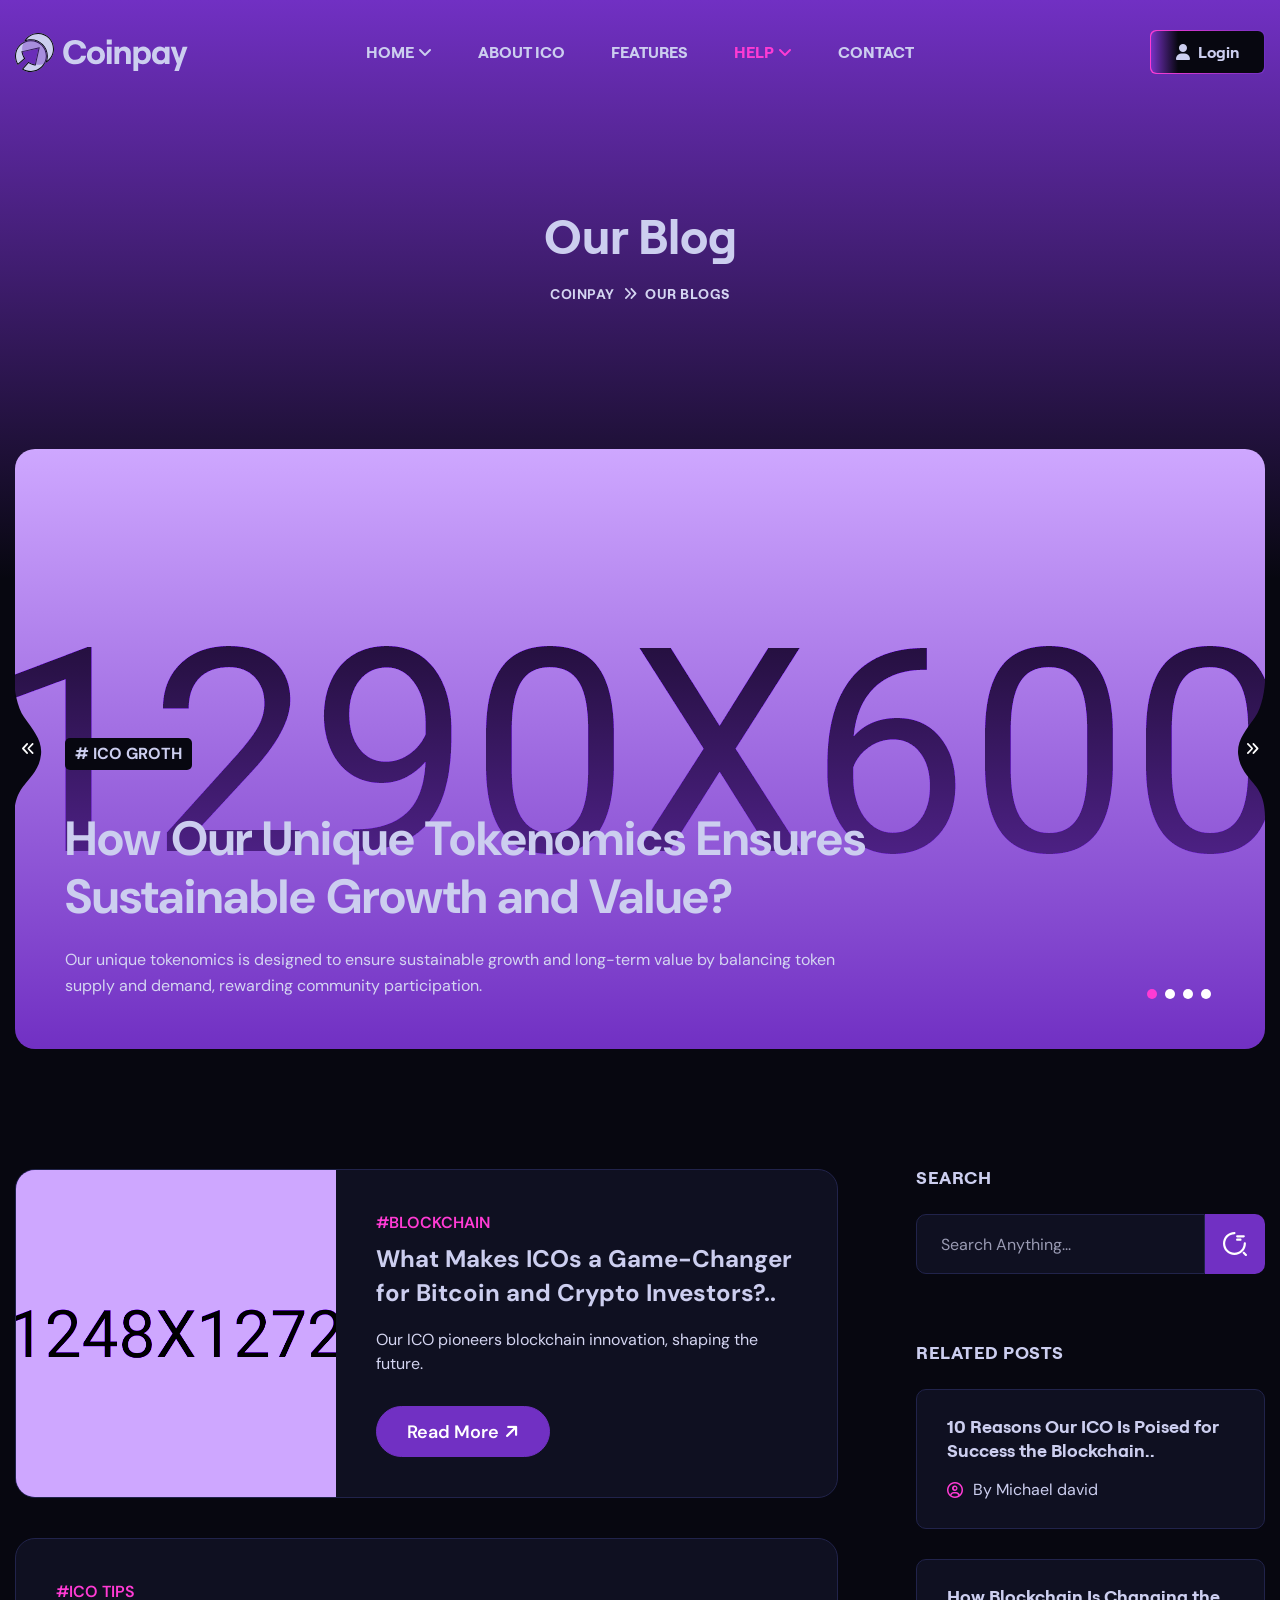
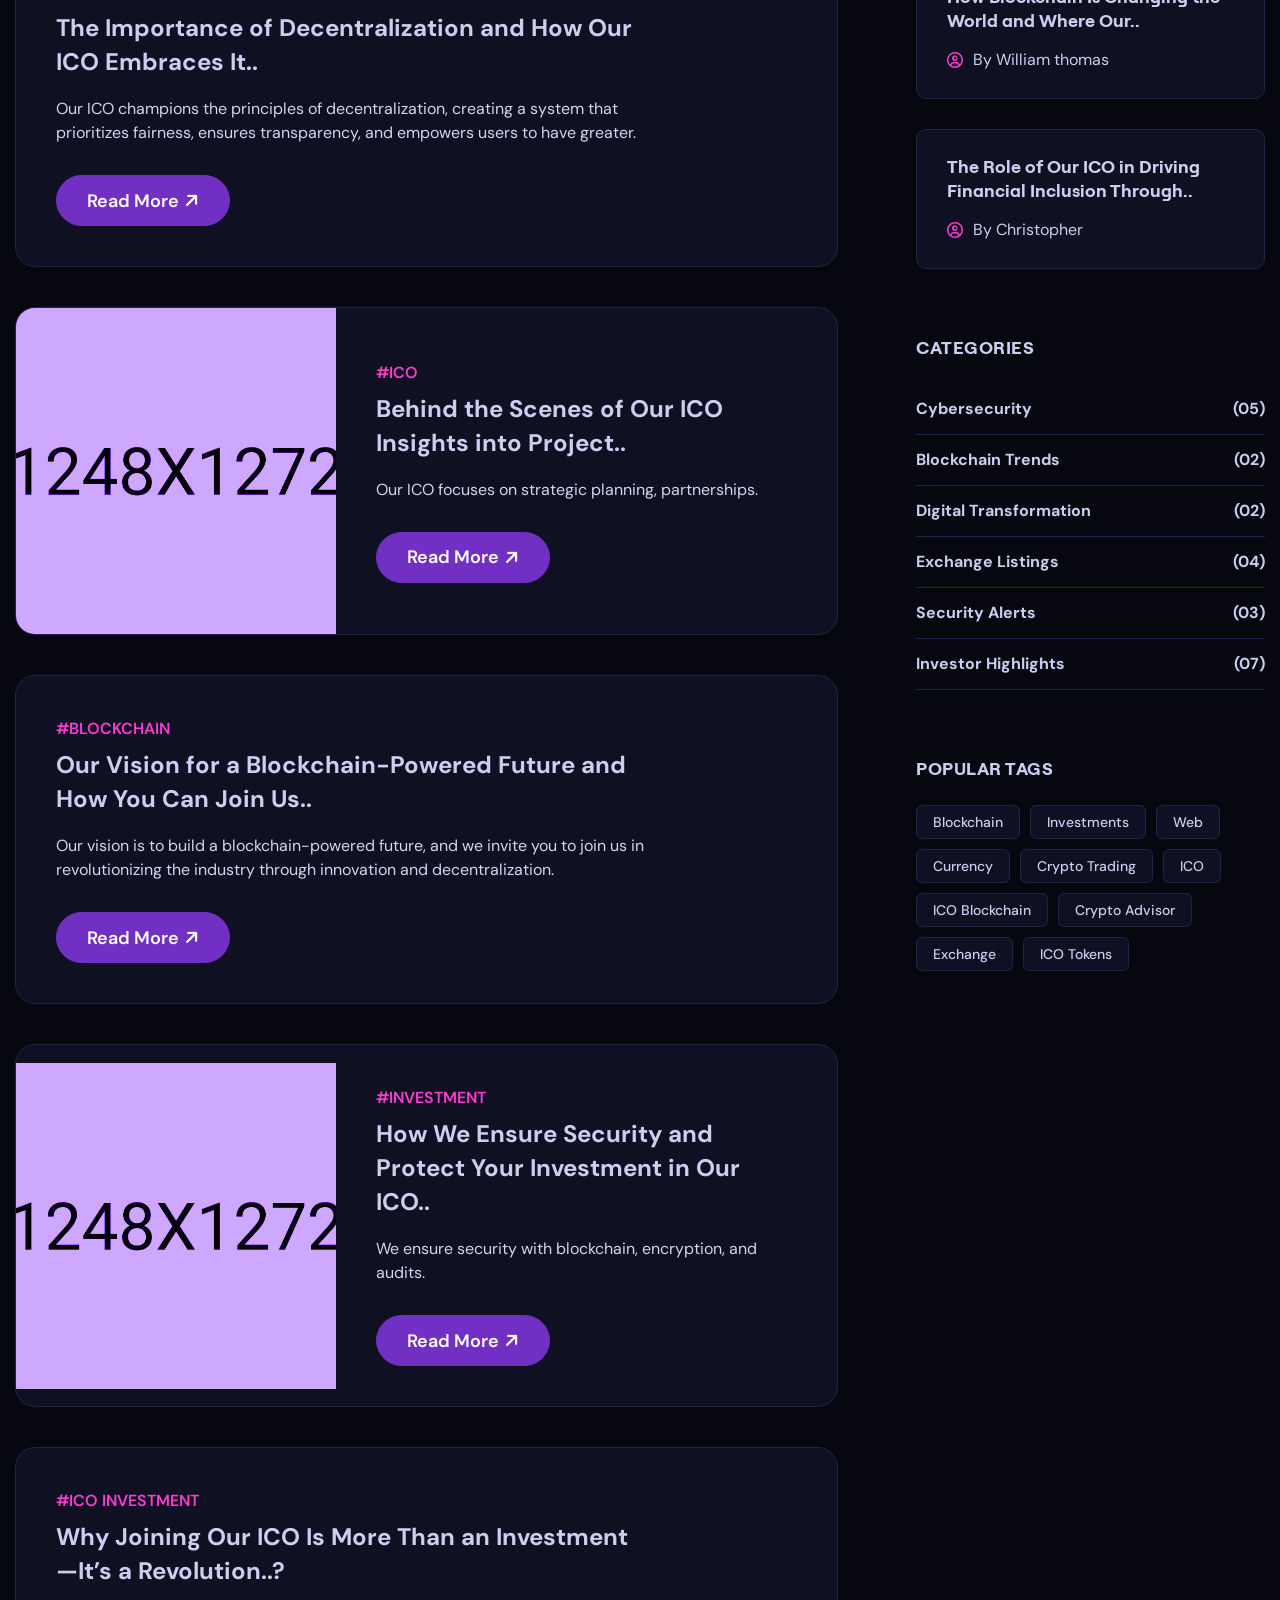
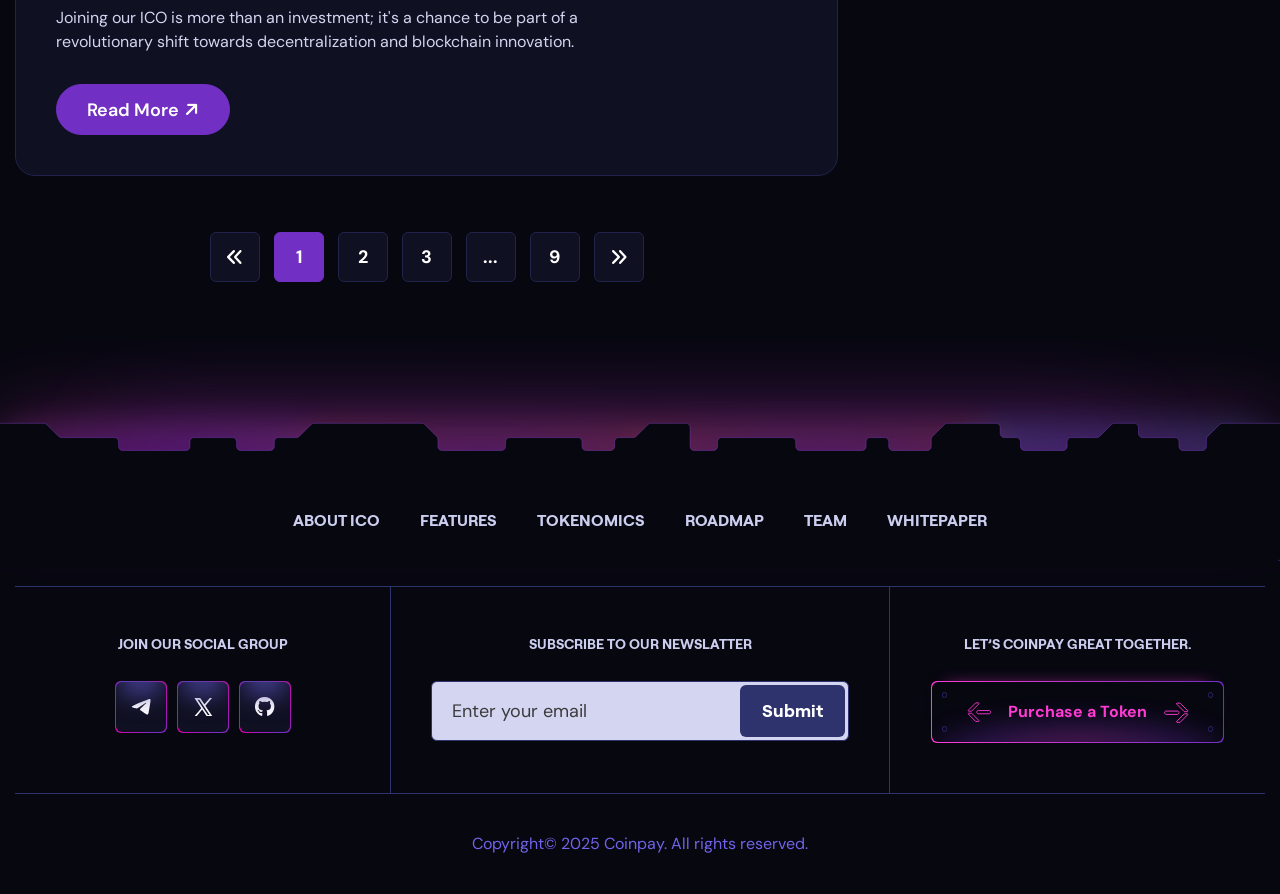
<file: blog.html>
<!doctype html>
<html lang="en">

  <head>

    <meta charset="utf-8">
    <meta name="viewport" content="width=device-width, initial-scale=1, shrink-to-fit=no">
    <meta http-equiv="x-ua-compatible" content="ie=edge">
    <meta name="thumbnail" content="assets/images/ico_template_thumbnail.webp">
    <meta name="description" content="Coinpay - Site Template">
    <meta name="keywords" content="Crypto Currency Bootstrap Site Template">
    <meta name="author" content="xpressbuddy">

    <title>Blogs - Coinpay - Site Template</title>
    <link rel="shortcut icon" href="assets/images/site_logo/favicon_1.svg">

    <!-- Fraimwork - CSS Include -->
    <link rel="stylesheet" type="text/css" href="assets/css/bootstrap.min.css">

    <!-- Icon Font - CSS Include -->
    <link rel="stylesheet" type="text/css" href="assets/css/fontawesome.css">

    <!-- Animation - CSS Include -->
    <link rel="stylesheet" type="text/css" href="assets/css/cursor.css">
    <link rel="stylesheet" type="text/css" href="assets/css/animate.min.css">
    <link rel="stylesheet" type="text/css" href="assets/css/aos.css">

    <!-- Carousel - CSS Include -->
    <link rel="stylesheet" type="text/css" href="assets/css/swiper-bundle.min.css">

    <!-- Video & Image Popup - CSS Include -->
    <link rel="stylesheet" type="text/css" href="assets/css/magnific-popup.min.css">

    <!-- Counter - CSS Include -->
    <link rel="stylesheet" type="text/css" href="assets/css/odometer.min.css">

    <!-- Custom - CSS Include -->
    <link rel="stylesheet" type="text/css" href="assets/css/style.css">

  </head>


  <body class="index_ico">

    <!-- Body Wrap - Start -->
    <div class="page_wrapper">

      <!-- Back To Top - Start -->
      <div class="backtotop">
        <a href="#" class="scroll">
          <i class="fa-solid fa-arrow-up"></i>
        </a>
      </div>
      <!-- Back To Top - End -->

      <!-- Preloader - Start -->
      <div id="preloader">
        <div class="line-1"></div> 
        <div class="line-2"></div> 
        <div class="line-3"></div> 
        <div class="line-4"></div> 
      </div>
      <!-- Preloader - End -->

      <!-- Site Header - Start
      ================================================== -->
      <header class="site_header">
        <div class="nav_wrapper">
          <div class="container">
            <div class="row align-items-center">
              <div class="col-lg-3 col-5 d-flex align-items-center">
                <div class="site_logo">
                  <a class="site_link" href="index.html">
                    <img loading="lazy" src="assets/images/site_logo/site_logo_1.svg" alt="ICO Site Logo">
                  </a>
                </div>
              </div>
              <div class="col-lg-6 col-2">
                <nav class="main_menu navbar navbar-expand-lg">
                  <div class="main_menu_inner collapse navbar-collapse justify-content-center" id="main_menu_dropdown">
                    <ul class="main_menu_list unordered_list text-uppercase">
                      <li class="dropdown">
                        <a class="nav-link" href="#" id="homes_submenu" role="button" data-bs-toggle="dropdown" aria-expanded="false">
                          <span class="nav_link_label" data-text="Home">Home</span>
                          <span class="nav_link_icon">
                            <i class="fa-solid fa-angle-down"></i>
                          </span>
                        </a>
                        <ul class="dropdown-menu" aria-labelledby="homes_submenu">
                          <li>
                            <a class="dropdown-item" href="index_ico.html">
                              <span class="nav_link_label">Coinpay ICO</span>
                            </a>
                          </li>
                          <li>
                            <a class="dropdown-item" href="index_memecoin.html">
                              <span class="nav_link_label">Memecoin</span>
                            </a>
                          </li>
                          <li>
                            <a class="dropdown-item" href="index_pepecoin.html">
                              <span class="nav_link_label">Pepecoin</span>
                            </a>
                          </li>
                        </ul>
                      </li>
                      <li>
                        <a class="nav-link scrollspy_btn" href="#id_ico_about_section">
                          <span class="nav_link_label" data-text="About ICO">About ICO</span>
                        </a>
                      </li>
                      <li>
                        <a class="nav-link scrollspy_btn" href="#id_ico_service_section">
                          <span class="nav_link_label" data-text="Features">Features</span>
                        </a>
                      </li>
                      <li class="dropdown active">
                        <a class="nav-link" href="#" id="help_submenu" role="button" data-bs-toggle="dropdown" aria-expanded="false">
                          <span class="nav_link_label" data-text="Help">Help</span>
                          <span class="nav_link_icon">
                            <i class="fa-solid fa-angle-down"></i>
                          </span>
                        </a>
                        <ul class="dropdown-menu" aria-labelledby="help_submenu">
                          <li>
                            <a class="dropdown-item scrollspy_btn" href="#id_ico_roadmap_section">
                              <span class="nav_link_label">Roadmap</span>
                            </a>
                          </li>
                          <li class="dropdown active">
                            <a class="dropdown-item" href="#" id="blog_submenu" role="button" data-bs-toggle="dropdown" aria-expanded="false">
                              <span class="nav_link_label" data-text="Blog">Blog</span>
                              <span class="nav_link_icon">
                                <i class="fa-solid fa-angle-right"></i>
                              </span>
                            </a>
                            <ul class="dropdown-menu" aria-labelledby="blog_submenu">
                              <li class="active">
                                <a class="dropdown-item" href="blog.html">
                                  <span class="nav_link_label">Blogs</span>
                                </a>
                              </li>
                              <li>
                                <a class="dropdown-item" href="blog_details.html">
                                  <span class="nav_link_label">Blog Details</span>
                                </a>
                              </li>
                            </ul>
                          </li>
                          <li>
                            <a class="dropdown-item" href="contact.html">
                              <span class="nav_link_label">Help Center</span>
                            </a>
                          </li>
                          <li class="dropdown">
                            <a class="dropdown-item" href="#" id="register_submenu" role="button" data-bs-toggle="dropdown" aria-expanded="false">
                              <span class="nav_link_label" data-text="Blog">My Account</span>
                              <span class="nav_link_icon">
                                <i class="fa-solid fa-angle-right"></i>
                              </span>
                            </a>
                            <ul class="dropdown-menu" aria-labelledby="register_submenu">
                              <li>
                                <a class="dropdown-item" href="sign_in.html">
                                  <span class="nav_link_label">Sign In</span>
                                </a>
                              </li>
                              <li>
                                <a class="dropdown-item" href="sign_up.html">
                                  <span class="nav_link_label">Sign Up</span>
                                </a>
                              </li>
                            </ul>
                          </li>
                        </ul>
                      </li>
                      <li>
                        <a class="nav-link" href="contact.html">
                          <span class="nav_link_label" data-text="Contact">Contact</span>
                        </a>
                      </li>
                    </ul>
                  </div>
                </nav>
              </div>
              <div class="col-lg-3 col-5">
                <ul class="btns_group unordered_list p-0 justify-content-end">
                  <li class="d-lg-none">
                    <button class="mobile_menu_btn" type="button" data-bs-toggle="collapse" data-bs-target="#main_menu_dropdown" aria-expanded="false" aria-label="Toggle navigation">
                      <i class="far fa-bars"></i>
                    </button>
                  </li>
                  <li>
                    <a class="ico_btn_outline" href="sign_in.html">
                      <span class="btn_icon">
                        <i class="fa-solid fa-user"></i>
                      </span>
                      <span class="btn_label">Login</span>
                    </a>
                  </li>
                </ul>
              </div>
            </div>
          </div>
        </div>
      </header>
      <!-- Site Header - End
      ================================================== -->

      <!-- Main Body - Start
      ================================================== -->
      <main class="page_content">

        <!-- Hero Section - Start
        ================================================== -->
        <section class="page_header text-center">
          <div class="container">
            <h1 class="page_title">
              Our Blog
            </h1>
            <ol class="breadcrumb justify-content-center">
              <li class="breadcrumb-item"><a href="index.html">Coinpay</a></li>
              <li class="breadcrumb-item active" aria-current="page">Our Blogs</li>
            </ol>
          </div>
        </section>
        <!-- Hero Section - End
        ================================================== -->

        <!-- Blog Section - Start
        ================================================== -->
        <section class="blog_section section_space pt-0">
          <div class="container">
            <div class="blog_carousel_block swiper">
              <div class="swiper-wrapper">
                <div class="swiper-slide" style="background-image: url('assets/images/blogs/blog_post_image_1.webp');">
                  <div class="post_info">
                    <div class="badge"># ICO Groth</div>
                    <h3 class="blog_post_title">
                      <a href="blog_details.html">
                        How Our Unique Tokenomics Ensures Sustainable Growth and Value?
                      </a>
                    </h3>
                    <p class="blog_post_description mb-0">
                      Our unique tokenomics is designed to ensure sustainable growth and long-term value by balancing token supply and demand, rewarding community participation.
                    </p>
                  </div>
                </div>
                <div class="swiper-slide" style="background-image: url('assets/images/blogs/blog_post_image_2.webp');">
                  <div class="post_info">
                    <div class="badge"># Ethereum ICO</div>
                    <h3 class="blog_post_title">
                      <a href="blog_details.html">
                        Why Ethereum is the Ideal Blockchain Platform for Successful ICO..
                      </a>
                    </h3>
                    <p class="blog_post_description mb-0">
                      Ethereum is the ideal blockchain for ICOs due to its secure smart contracts and decentralization. It enables transparent, direct fundraising from global.
                    </p>
                  </div>
                </div>
                <div class="swiper-slide" style="background-image: url('assets/images/blogs/blog_post_image_1.webp');">
                  <div class="post_info">
                    <div class="badge"># ICO Groth</div>
                    <h3 class="blog_post_title">
                      <a href="blog_details.html">
                        How Our Unique Tokenomics Ensures Sustainable Growth and Value?
                      </a>
                    </h3>
                    <p class="blog_post_description mb-0">
                      Our unique tokenomics is designed to ensure sustainable growth and long-term value by balancing token supply and demand, rewarding community participation.
                    </p>
                  </div>
                </div>
                <div class="swiper-slide" style="background-image: url('assets/images/blogs/blog_post_image_2.webp');">
                  <div class="post_info">
                    <div class="badge"># Ethereum ICO</div>
                    <h3 class="blog_post_title">
                      <a href="blog_details.html">
                        Why Ethereum is the Ideal Blockchain Platform for Successful ICO..
                      </a>
                    </h3>
                    <p class="blog_post_description mb-0">
                      Ethereum is the ideal blockchain for ICOs due to its secure smart contracts and decentralization. It enables transparent, direct fundraising from global.
                    </p>
                  </div>
                </div>
              </div>
              <div class="bc-pagination"></div>
              <button class="bc-button-prev" type="button" style="background-image: url('assets/images/shapes/shape_left.svg');">
                <i class="fa-solid fa-angles-left"></i>
              </button>
              <button class="bc-button-next" type="button" style="background-image: url('assets/images/shapes/shape_right.svg');">
                <i class="fa-solid fa-angles-right"></i>
              </button>
            </div>
            <div class="row justify-content-lg-between">
              <div class="col-lg-8">
                <div class="blog_post_left_image">
                  <a class="post_image" href="blog_details.html">
                    <img src="assets/images/blogs/blog_post_image_3.webp" alt="Post Image">
                  </a>
                  <div class="post_info">
                    <a class="blog_post_category" href="#!">#blockchain</a>
                    <h3 class="blog_post_title">
                      <a href="blog_details.html">
                        What Makes ICOs a Game-Changer for Bitcoin and Crypto Investors?..
                      </a>
                    </h3>
                    <p class="blog_post_description">
                      Our ICO pioneers blockchain innovation, shaping the future.
                    </p>
                    <a class="btn" href="blog_details.html">
                      <span class="btn_label">Read More</span>
                      <span class="btn_icon"><i class="fa-solid fa-arrow-up-right"></i></span>
                    </a>
                  </div>
                </div>
                <div class="blog_post_left_image">
                  <div class="post_info">
                    <a class="blog_post_category" href="#!">#ico tips</a>
                    <h3 class="blog_post_title">
                      <a href="blog_details.html">
                        The Importance of Decentralization and How Our ICO Embraces It..
                      </a>
                    </h3>
                    <p class="blog_post_description">
                      Our ICO champions the principles of decentralization, creating a system that prioritizes fairness, ensures transparency, and empowers users to have greater.
                    </p>
                    <a class="btn" href="blog_details.html">
                      <span class="btn_label">Read More</span>
                      <span class="btn_icon"><i class="fa-solid fa-arrow-up-right"></i></span>
                    </a>
                  </div>
                </div>
                <div class="blog_post_left_image">
                  <a class="post_image" href="blog_details.html">
                    <img src="assets/images/blogs/blog_post_image_4.webp" alt="Post Image">
                  </a>
                  <div class="post_info">
                    <a class="blog_post_category" href="#!">#ico</a>
                    <h3 class="blog_post_title">
                      <a href="blog_details.html">
                        Behind the Scenes of Our ICO Insights into Project..
                      </a>
                    </h3>
                    <p class="blog_post_description">
                      Our ICO focuses on strategic planning, partnerships.
                    </p>
                    <a class="btn" href="blog_details.html">
                      <span class="btn_label">Read More</span>
                      <span class="btn_icon"><i class="fa-solid fa-arrow-up-right"></i></span>
                    </a>
                  </div>
                </div>
                <div class="blog_post_left_image">
                  <div class="post_info">
                    <a class="blog_post_category" href="#!">#blockchain</a>
                    <h3 class="blog_post_title">
                      <a href="blog_details.html">
                        Our Vision for a Blockchain-Powered Future and How You Can Join Us..
                      </a>
                    </h3>
                    <p class="blog_post_description">
                      Our vision is to build a blockchain-powered future, and we invite you to join us in revolutionizing the industry through innovation and decentralization.
                    </p>
                    <a class="btn" href="blog_details.html">
                      <span class="btn_label">Read More</span>
                      <span class="btn_icon"><i class="fa-solid fa-arrow-up-right"></i></span>
                    </a>
                  </div>
                </div>
                <div class="blog_post_left_image">
                  <a class="post_image" href="blog_details.html">
                    <img src="assets/images/blogs/blog_post_image_5.webp" alt="Post Image">
                  </a>
                  <div class="post_info">
                    <a class="blog_post_category" href="#!">#investment</a>
                    <h3 class="blog_post_title">
                      <a href="blog_details.html">
                        How We Ensure Security and Protect Your Investment in Our ICO..
                      </a>
                    </h3>
                    <p class="blog_post_description">
                      We ensure security with blockchain, encryption, and audits.
                    </p>
                    <a class="btn" href="blog_details.html">
                      <span class="btn_label">Read More</span>
                      <span class="btn_icon"><i class="fa-solid fa-arrow-up-right"></i></span>
                    </a>
                  </div>
                </div>
                <div class="blog_post_left_image">
                  <div class="post_info">
                    <a class="blog_post_category" href="#!">#ico investment</a>
                    <h3 class="blog_post_title">
                      <a href="blog_details.html">
                        Why Joining Our ICO Is More Than an Investment—It’s a Revolution..?
                      </a>
                    </h3>
                    <p class="blog_post_description">
                      Joining our ICO is more than an investment; it's a chance to be part of a revolutionary shift towards decentralization and blockchain innovation.
                    </p>
                    <a class="btn" href="blog_details.html">
                      <span class="btn_label">Read More</span>
                      <span class="btn_icon"><i class="fa-solid fa-arrow-up-right"></i></span>
                    </a>
                  </div>
                </div>
                <ul class="pagination_nav pt-3 unordered_list justify-content-center">
                  <li><a href="#!"><i class="fa-solid fa-angles-left"></i></a></li>
                  <li class="active"><a href="#!">1</a></li>
                  <li><a href="#!">2</a></li>
                  <li><a href="#!">3</a></li>
                  <li><a href="#!">...</a></li>
                  <li><a href="#!">9</a></li>
                  <li><a href="#!"><i class="fa-solid fa-angles-right"></i></a></li>
                </ul>
              </div>
              <div class="col-lg-4">
                <aside class="sidebar pt-5 pt-lg-0 ps-lg-5">
                  <div class="sidebar_search_block">
                    <h3 class="sidebar_title">Search</h3>
                    <form class="search_input" action="#">
                      <input type="search" name="search" placeholder="Search Anything...">
                      <button type="submit">
                        <img src="assets/icons/icon_search.svg" alt="Icon Search">
                      </button>
                    </form>
                  </div>

                  <div class="recent_post_block">
                    <h3 class="sidebar_title">Related Posts</h3>
                    <ul class="recent_post_list unordered_list_block">
                      <li>
                        <a class="recent_post_item" href="blog_details.html">
                          <span class="blog_post_title">
                            10 Reasons Our ICO Is Poised for Success the Blockchain..
                          </span>
                          <span class="blog_post_admin">
                            <i class="fa-regular fa-circle-user"></i>
                            By Michael david
                          </span>
                        </a>
                      </li>
                      <li>
                        <a class="recent_post_item" href="blog_details.html">
                          <span class="blog_post_title">
                            How Blockchain Is Changing the World and Where Our..
                          </span>
                          <span class="blog_post_admin">
                            <i class="fa-regular fa-circle-user"></i>
                            By William thomas
                          </span>
                        </a>
                      </li>
                      <li>
                        <a class="recent_post_item" href="blog_details.html">
                          <span class="blog_post_title">
                            The Role of Our ICO in Driving Financial Inclusion Through..
                          </span>
                          <span class="blog_post_admin">
                            <i class="fa-regular fa-circle-user"></i>
                            By Christopher
                          </span>
                        </a>
                      </li>
                    </ul>
                  </div>

                  <div class="sidebar_category_list">
                    <h3 class="sidebar_title">Categories</h3>
                    <ul class="category_list_block unordered_list_block">
                      <li>
                        <a href="#!">
                          <span class="icon"><i class="fa-solid fa-arrow-up-right"></i></span>
                          <span class="label">Cybersecurity</span>
                          <span class="value">(05)</span>
                        </a>
                      </li>
                      <li>
                        <a href="#!">
                          <span class="icon"><i class="fa-solid fa-arrow-up-right"></i></span>
                          <span class="label">Blockchain Trends</span>
                          <span class="value">(02)</span>
                        </a>
                      </li>
                      <li>
                        <a href="#!">
                          <span class="icon"><i class="fa-solid fa-arrow-up-right"></i></span>
                          <span class="label">Digital Transformation</span>
                          <span class="value">(02)</span>
                        </a>
                      </li>
                      <li>
                        <a href="#!">
                          <span class="icon"><i class="fa-solid fa-arrow-up-right"></i></span>
                          <span class="label">Exchange Listings</span>
                          <span class="value">(04)</span>
                        </a>
                      </li>
                      <li>
                        <a href="#!">
                          <span class="icon"><i class="fa-solid fa-arrow-up-right"></i></span>
                          <span class="label">Security Alerts</span>
                          <span class="value">(03)</span>
                        </a>
                      </li>
                      <li>
                        <a href="#!">
                          <span class="icon"><i class="fa-solid fa-arrow-up-right"></i></span>
                          <span class="label">Investor Highlights</span>
                          <span class="value">(07)</span>
                        </a>
                      </li>
                    </ul>
                  </div>

                  <div class="sidebar_tags">
                    <h3 class="sidebar_title">Popular Tags</h3>
                    <ul class="tags_block unordered_list">
                      <li><a href="#!">Blockchain</a></li>
                      <li><a href="#!">Investments</a></li>
                      <li><a href="#!">Web</a></li>
                      <li><a href="#!">Currency</a></li>
                      <li><a href="#!">Crypto Trading</a></li>
                      <li><a href="#!">ICO</a></li>
                      <li><a href="#!">ICO Blockchain</a></li>
                      <li><a href="#!">Crypto Advisor</a></li>
                      <li><a href="#!">Exchange</a></li>
                      <li><a href="#!">ICO Tokens</a></li>
                    </ul>
                  </div>
                </aside>
              </div>
            </div>
          </div>
        </section>
        <!-- Blog Section - End
        ================================================== -->

      </main>
      <!-- Main Body - End
      ================================================== -->

      <!-- Site Footer - Start
      ================================================== -->
      <footer class="ico_site_footer section_decoration section_shadow_top">
        <div class="decoration_item shape_top">
          <img src="assets/images/shapes/shape_ico_hero_section_bottom.svg" alt="Bottom Line Shape">
        </div>
        <div class="container">
          <ul class="pagelist_block unordered_list justify-content-center text-uppercase">
            <li>
              <a class="scrollspy_btn" href="#!">
                <span class="pagelist_label">
                  About ICO
                </span>
              </a>
            </li>
            <li>
              <a class="scrollspy_btn" href="#!">
                <span class="pagelist_label">
                  Features
                </span>
              </a>
            </li>
            <li>
              <a class="scrollspy_btn" href="#!">
                <span class="pagelist_label">
                  Tokenomics
                </span>
              </a>
            </li>
            <li>
              <a class="scrollspy_btn" href="#!">
                <span class="pagelist_label">
                  Roadmap
                </span>
              </a>
            </li>
            <li>
              <a class="scrollspy_btn" href="#!">
                <span class="pagelist_label">
                  Team
                </span>
              </a>
            </li>
            <li>
              <a class="scrollspy_btn" href="#!">
                <span class="pagelist_label">
                  Whitepaper
                </span>
              </a>
            </li>
          </ul>
          <div class="middle_area">
            <div class="column">
              <h3 class="footer_title text-uppercase">Join our social group</h3>
              <ul class="social_block style_2 unordered_list justify-content-center">
                <li>
                  <a href="#!">
                    <svg viewBox="0 0 20 16" xmlns="http://www.w3.org/2000/svg">
                      <path d="M12.1817 2.34636C10.5036 3.04236 7.14877 4.48456 2.11879 6.67146C1.30201 6.99576 0.873436 7.31296 0.834656 7.62286C0.768491 8.14806 1.42705 8.35476 2.32148 8.63456C2.44372 8.67336 2.57025 8.71206 2.69969 8.75516C3.58123 9.04066 4.76611 9.37506 5.38149 9.38796C5.9409 9.39946 6.56497 9.16986 7.25381 8.69916C11.9531 5.53206 14.379 3.93206 14.5314 3.89756C14.6393 3.87316 14.7888 3.84166 14.8894 3.93206C14.9901 4.02106 14.9801 4.19036 14.97 4.23626C14.9038 4.51326 12.3241 6.90826 10.9868 8.14806C10.5698 8.53416 10.2749 8.80826 10.2146 8.87136C10.0794 9.01056 9.94141 9.14396 9.80908 9.27176C8.98941 10.0581 8.37683 10.6494 9.84356 11.6137C10.5482 12.0772 11.1119 12.4604 11.6741 12.8421C12.2882 13.2597 12.9008 13.6758 13.6945 14.1953C13.8959 14.3273 14.0886 14.4636 14.2769 14.5971C14.9916 15.1065 15.6343 15.5628 16.4281 15.4911C16.8883 15.448 17.3656 15.0161 17.6072 13.726C18.1781 10.6752 19.3026 4.06836 19.5629 1.34476C19.5788 1.11856 19.5691 0.891358 19.5341 0.667358C19.5132 0.486458 19.425 0.320058 19.2868 0.201058C19.0812 0.0331581 18.7619 -0.002742 18.6182 0.000158001C17.9696 0.011558 16.9746 0.357458 12.1817 2.34636Z"/>
                    </svg>
                  </a>
                </li>
                <li>
                  <a href="#!">
                    <svg viewBox="0 0 15 14" xmlns="http://www.w3.org/2000/svg">
                      <path d="M14.7876 14L9.31558 5.8405L9.32498 5.8482L14.2588 0H12.6101L8.59076 4.76L5.39902 0H1.07488L6.18362 7.6179L0.794922 14H2.44366L6.91214 8.7042L10.4635 14H14.7876ZM4.74576 1.2727L12.4234 12.7273H11.1168L3.43295 1.2727H4.74576Z"/>
                    </svg>
                  </a>
                </li>
                <li>
                  <a href="#!">
                    <i class="fa-brands fa-github"></i>
                  </a>
                </li>
              </ul>
            </div>
            <div class="column">
              <h3 class="footer_title text-uppercase">Subscribe to our newslatter</h3>
              <form class="ico_newsletter_form" action="#">
                <input type="email" name="email" placeholder="Enter your email">
                <button class="submit_btn" type="submit">Submit</button>
              </form>
            </div>
            <div class="column">
              <h3 class="footer_title text-uppercase">Let’s coinpay great together.</h3>
              <a class="ico_creative_btn" href="#!">
                <span class="btn_wrapper">
                  <span class="btn_icon_left">
                    <small class="dot_top"></small>
                    <small class="dot_bottom"></small>
                    <svg class="icon_arrow_left" viewBox="0 0 28 23" xmlns="http://www.w3.org/2000/svg">
                      <path d="M13.4106 20.8083L5.36673 12.6878C5.26033 12.5804 5.11542 12.52 4.96423 12.52H1.84503C1.34158 12.52 1.08822 13.1276 1.44252 13.4852L9.48642 21.6057C9.59281 21.7131 9.73773 21.7736 9.88892 21.7736H13.0081C13.5116 21.7736 13.7649 21.166 13.4106 20.8083Z"/>
                      <path d="M12.6803 9.57324H24.71C25.7116 9.57324 26.5234 10.3851 26.5234 11.3866C26.5234 12.3882 25.7116 13.2 24.71 13.2H12.6803C11.6788 13.2 10.8669 12.3882 10.8669 11.3866C10.8669 10.3851 11.6788 9.57324 12.6803 9.57324Z"/>
                      <path d="M1.44252 9.28834L9.48641 1.16784C9.59281 1.06043 9.73772 1 9.88891 1H13.0081C13.5116 1 13.7649 1.60758 13.4106 1.96525L5.36672 10.0858C5.26033 10.1932 5.11541 10.2536 4.96422 10.2536H1.84502C1.34158 10.2536 1.08822 9.64601 1.44252 9.28834Z"/>
                    </svg>
                  </span>
                  <span class="btn_label">Purchase a Token</span>
                  <span class="btn_icon_right">
                    <small class="dot_top"></small>
                    <small class="dot_bottom"></small>
                    <svg class="icon_arrow_right" viewBox="0 0 27 23" xmlns="http://www.w3.org/2000/svg">
                      <path d="M13.6558 2.19168L21.6997 10.3122C21.8061 10.4196 21.951 10.48 22.1022 10.48H25.2214C25.7248 10.48 25.9782 9.87238 25.6239 9.51478L17.58 1.39428C17.4736 1.28688 17.3287 1.22638 17.1775 1.22638H14.0583C13.5548 1.22638 13.3015 1.83398 13.6558 2.19168Z"/>
                      <path d="M14.3861 13.4268H2.35637C1.35486 13.4268 0.542969 12.6149 0.542969 11.6134C0.542969 10.6118 1.35486 9.79996 2.35637 9.79996H14.3861C15.3876 9.79996 16.1995 10.6118 16.1995 11.6134C16.1995 12.6149 15.3876 13.4268 14.3861 13.4268Z"/>
                      <path d="M25.6239 13.7117L17.58 21.8322C17.4736 21.9396 17.3287 22 17.1775 22H14.0583C13.5548 22 13.3015 21.3924 13.6558 21.0347L21.6997 12.9142C21.8061 12.8068 21.951 12.7464 22.1022 12.7464H25.2214C25.7248 12.7464 25.9782 13.354 25.6239 13.7117Z"/>
                    </svg>
                  </span>
                </span>
              </a>
            </div>
          </div>
          <div class="footer_bottom text-center">
            <p class="copyright_text m-0 text-secondary">Copyright© 2025 Coinpay. All rights reserved.</p>
          </div>
        </div>
      </footer>
      <!-- Site Footer - End
      ================================================== -->

    </div>
    <!-- Body Wrap - End -->

    <!-- Fraimwork - Jquery Include -->
    <script src="assets/js/jquery.min.js"></script>
    <script src="assets/js/popper.min.js"></script>
    <script src="assets/js/bootstrap.min.js"></script>
    <script src="assets/js/bootstrap-dropdown-ml-hack.min.js"></script>

    <!-- Animation - jquery include -->
    <script src="assets/js/cursor.js"></script>
    <script src="assets/js/gsap.js"></script>
    <script src="assets/js/gsap-scroll-trigger.js"></script>
    <script src="assets/js/gsap-split-text.js"></script>
    <script src="assets/js/smooth-scroll.js"></script>
    <script src="assets/js/aos.js"></script>

    <!-- Countdown Timer - jquery include -->
    <script src="assets/js/countdown.js"></script>

    <!-- Carousel - Jquery Include -->
    <script src="assets/js/swiper-bundle.min.js"></script>

    <!-- Video & Image Popup - Jquery Include -->
    <script src="assets/js/magnific-popup.min.js"></script>
    
    <!-- Counter - Jquery Include -->
    <script src="assets/js/appear.min.js"></script>
    <script src="assets/js/odometer.min.js"></script>

    <!-- Custom - Jquery Include -->
    <script src="assets/js/main.js"></script>

  </body>
</html>
</file>
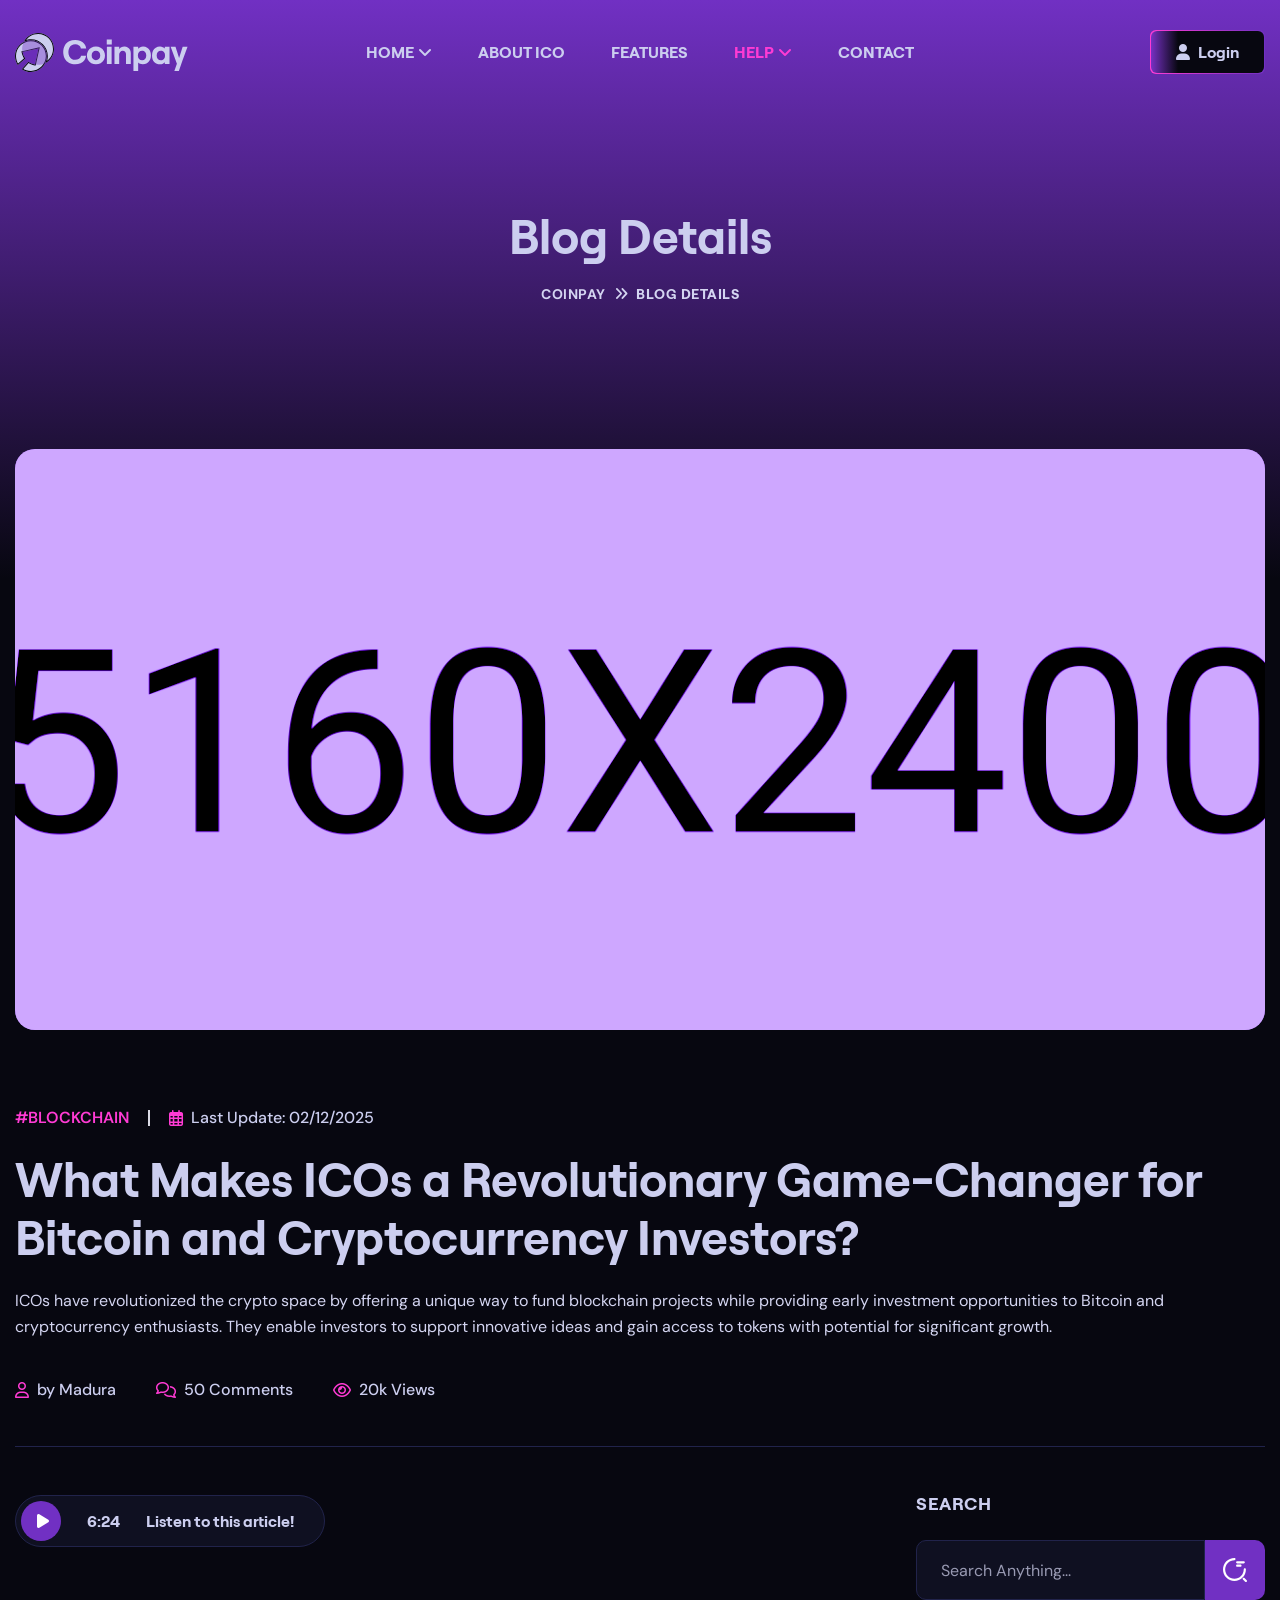
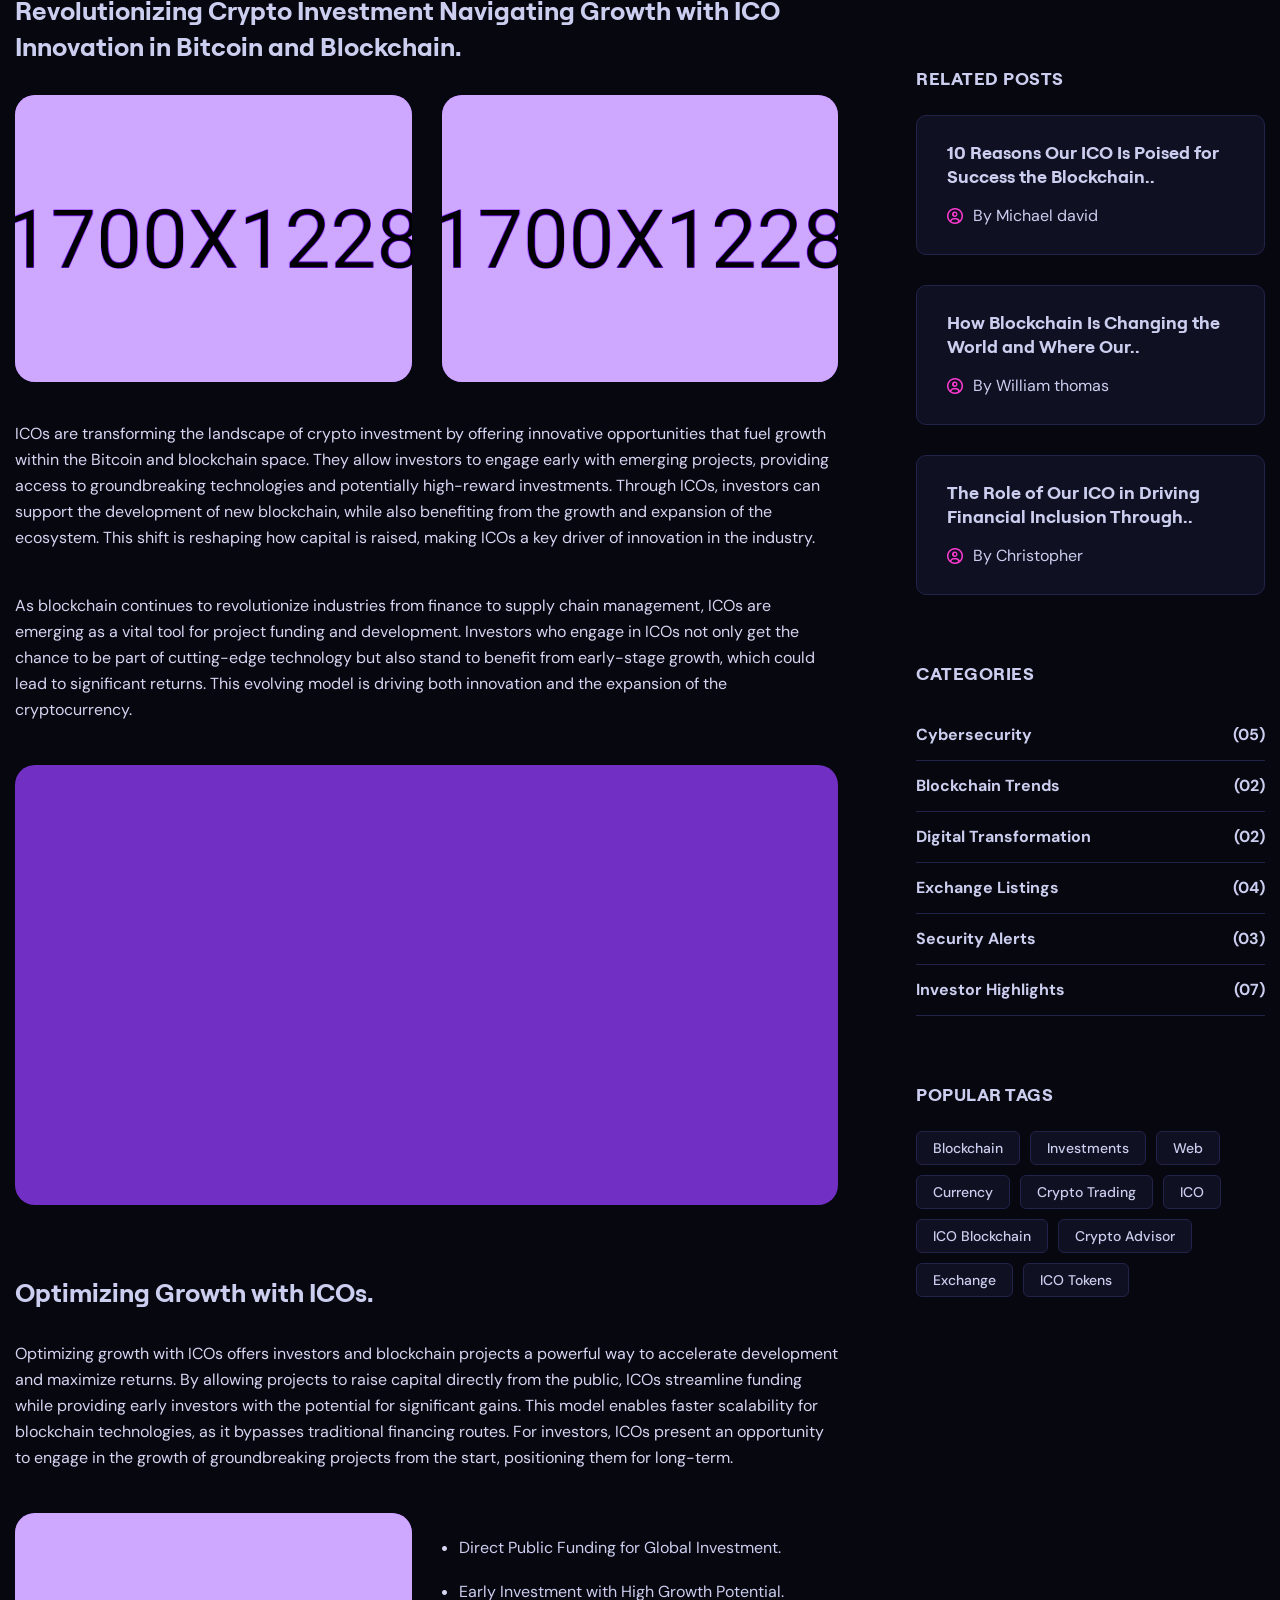
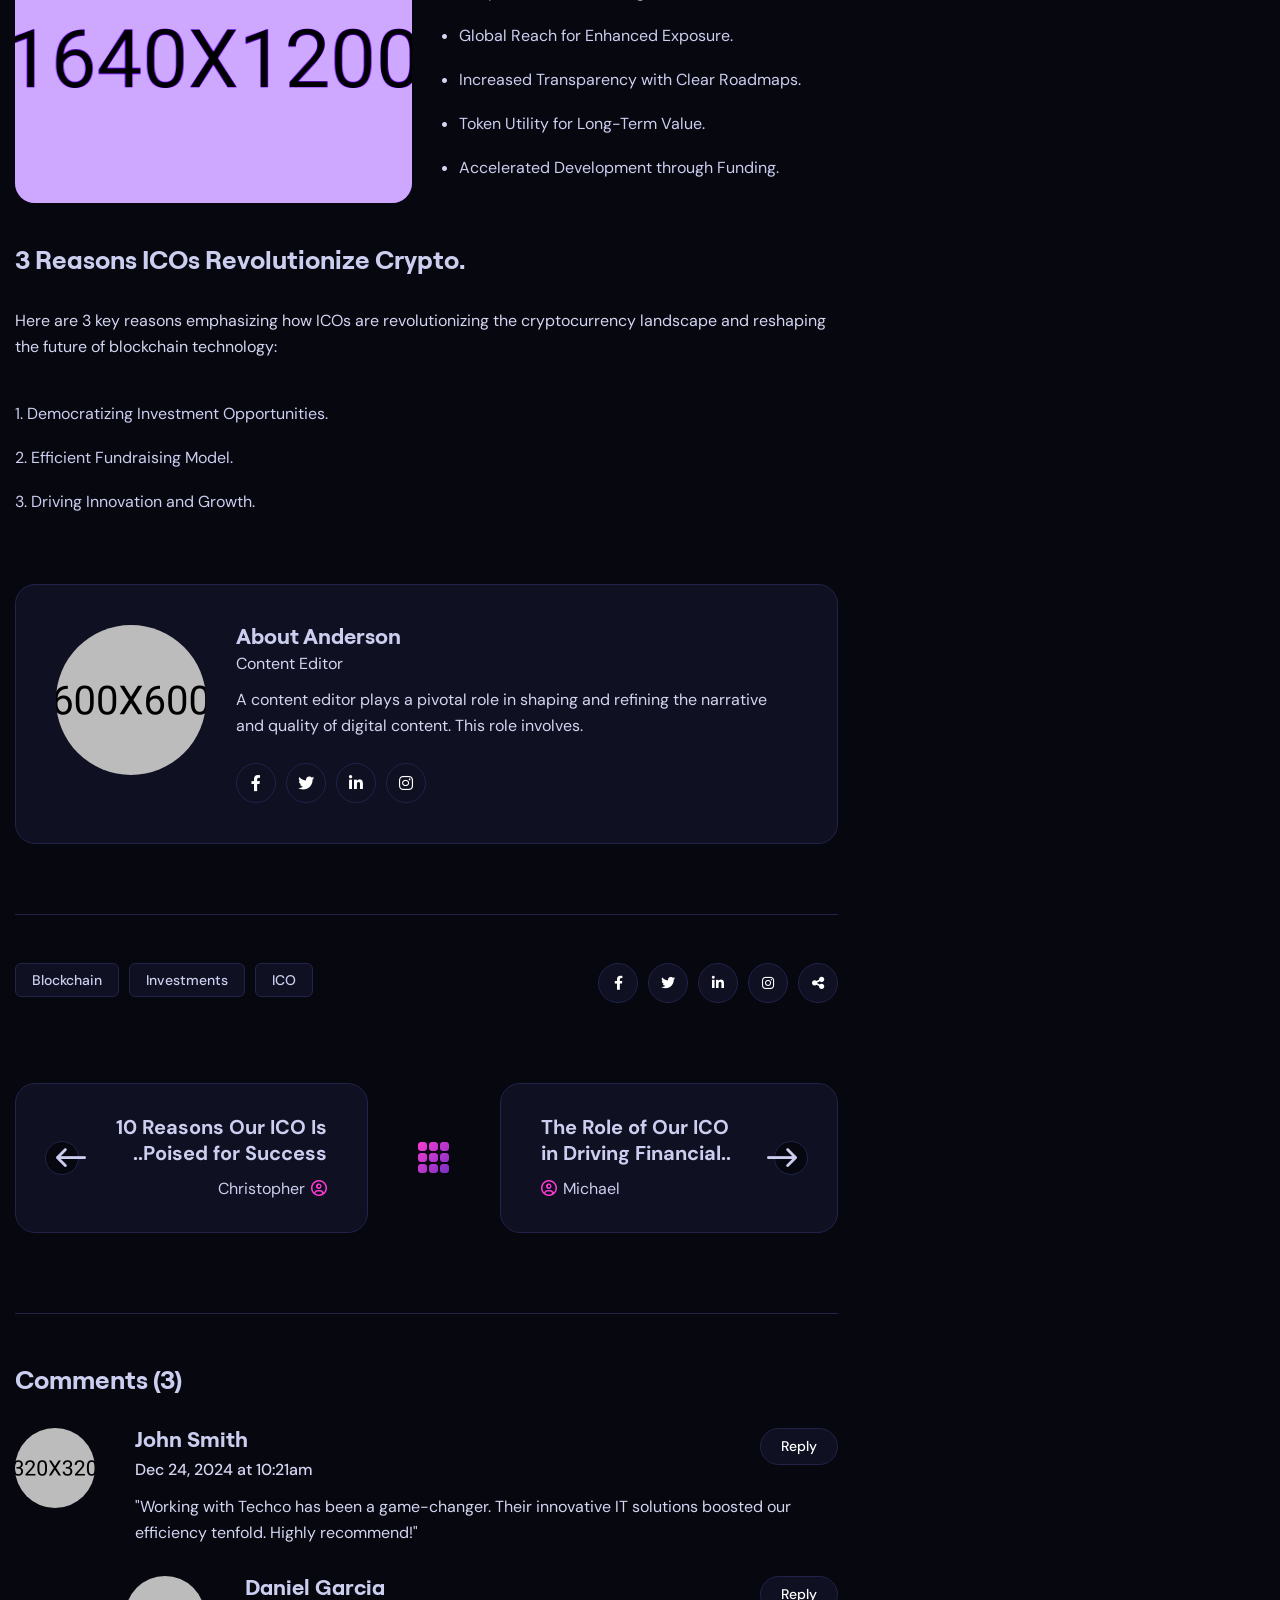
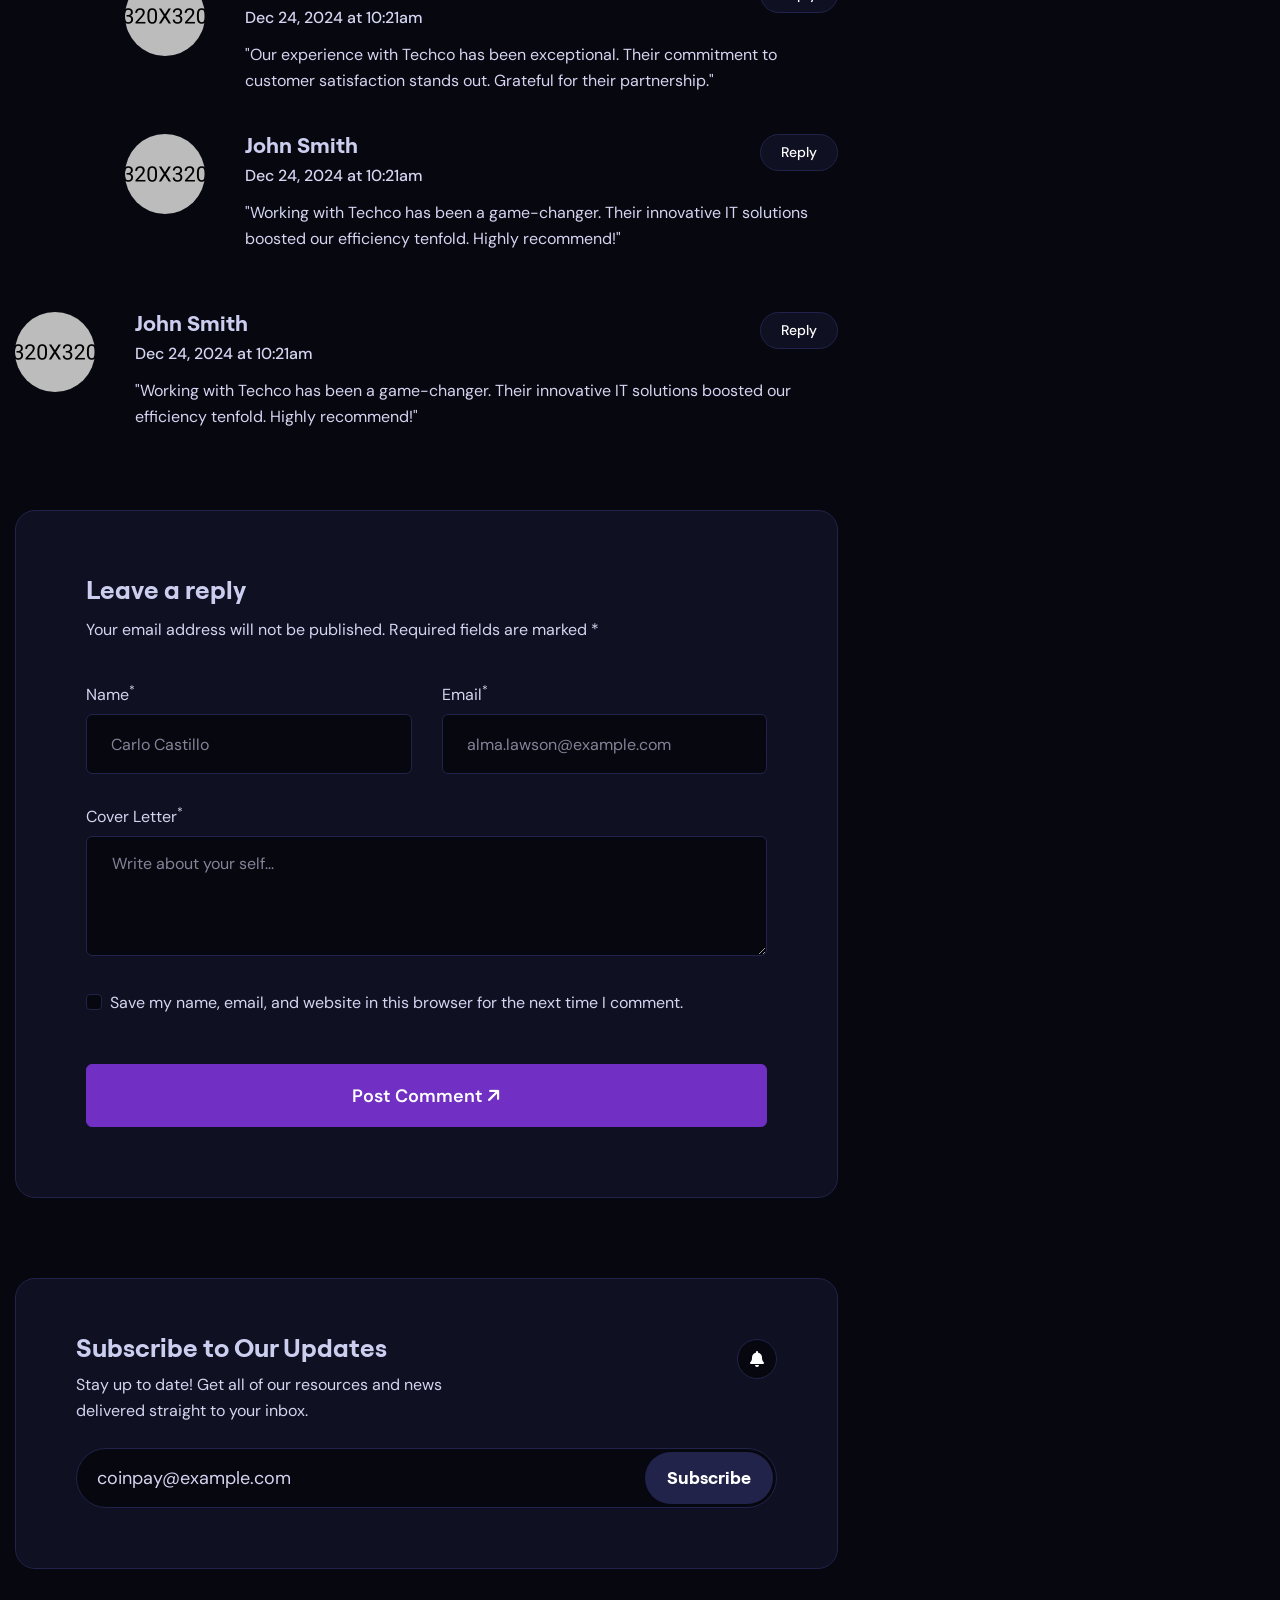
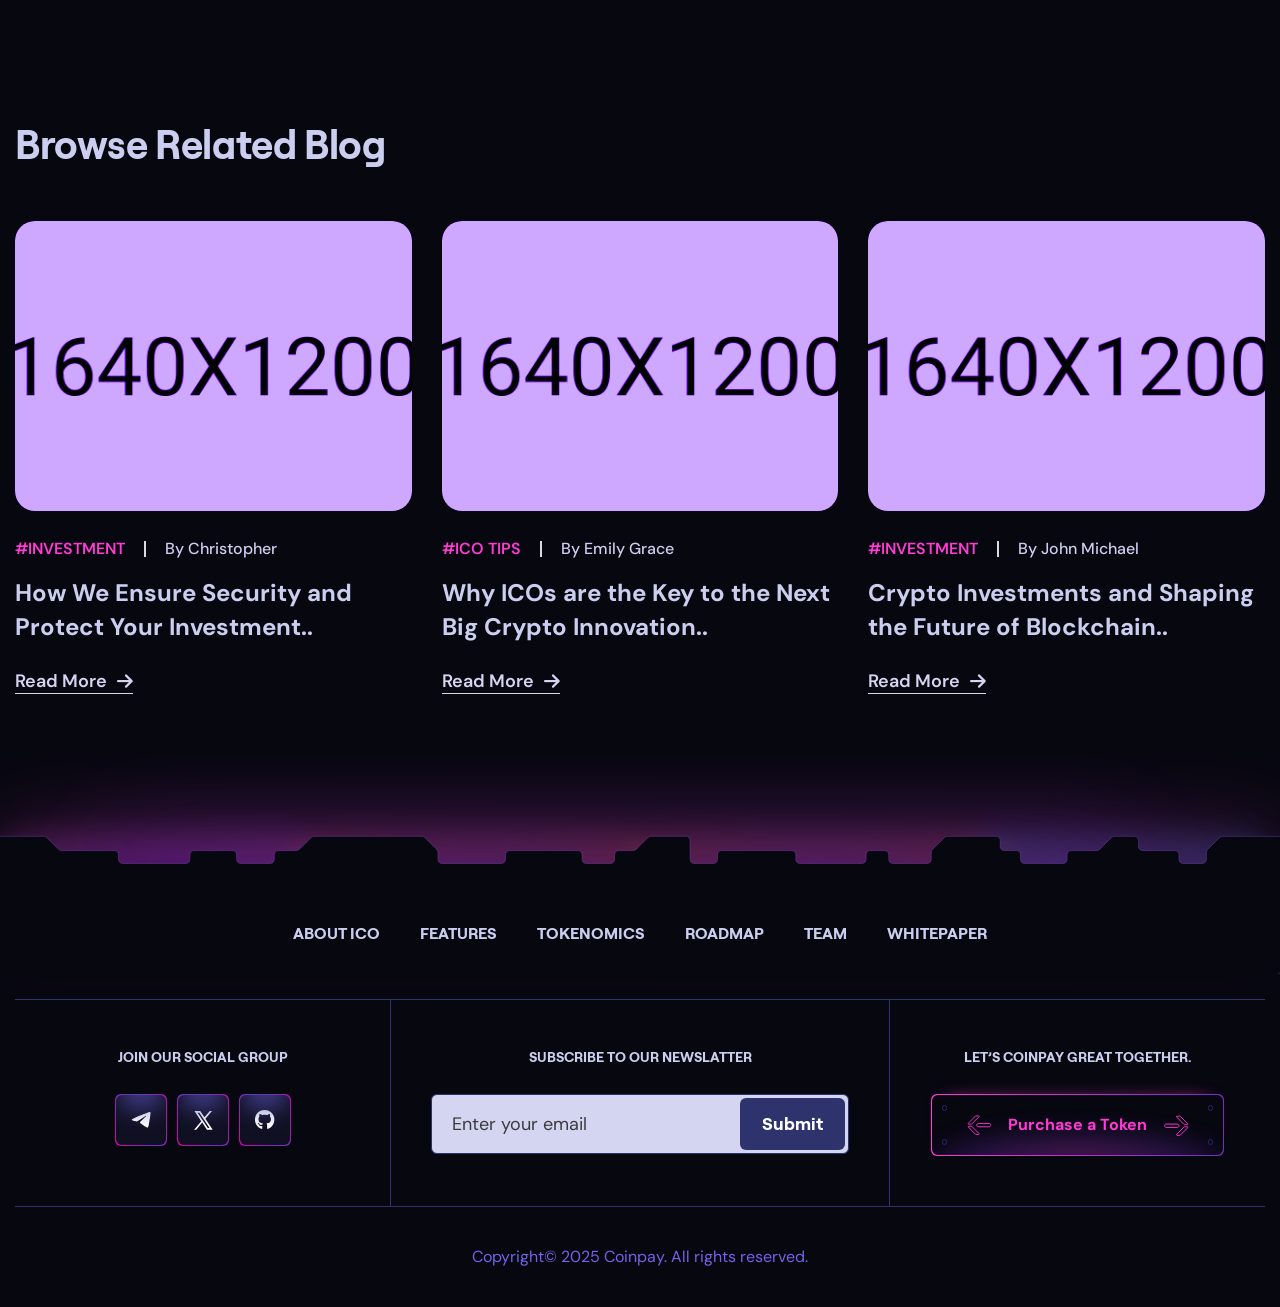
<file: blog_details.html>
<!doctype html>
<html lang="en">

  <head>

    <meta charset="utf-8">
    <meta name="viewport" content="width=device-width, initial-scale=1, shrink-to-fit=no">
    <meta http-equiv="x-ua-compatible" content="ie=edge">
    <meta name="thumbnail" content="assets/images/ico_template_thumbnail.webp">
    <meta name="description" content="Coinpay - Site Template">
    <meta name="keywords" content="Crypto Currency Bootstrap Site Template">
    <meta name="author" content="xpressbuddy">

    <title>Blogs Details - Coinpay - Site Template</title>
    <link rel="shortcut icon" href="assets/images/site_logo/favicon_1.svg">

    <!-- Fraimwork - CSS Include -->
    <link rel="stylesheet" type="text/css" href="assets/css/bootstrap.min.css">

    <!-- Icon Font - CSS Include -->
    <link rel="stylesheet" type="text/css" href="assets/css/fontawesome.css">

    <!-- Animation - CSS Include -->
    <link rel="stylesheet" type="text/css" href="assets/css/cursor.css">
    <link rel="stylesheet" type="text/css" href="assets/css/animate.min.css">
    <link rel="stylesheet" type="text/css" href="assets/css/aos.css">

    <!-- Carousel - CSS Include -->
    <link rel="stylesheet" type="text/css" href="assets/css/swiper-bundle.min.css">

    <!-- Video & Image Popup - CSS Include -->
    <link rel="stylesheet" type="text/css" href="assets/css/magnific-popup.min.css">

    <!-- Counter - CSS Include -->
    <link rel="stylesheet" type="text/css" href="assets/css/odometer.min.css">

    <!-- Custom - CSS Include -->
    <link rel="stylesheet" type="text/css" href="assets/css/style.css">

  </head>


  <body class="index_ico">

    <!-- Body Wrap - Start -->
    <div class="page_wrapper">

      <!-- Back To Top - Start -->
      <div class="backtotop">
        <a href="#" class="scroll">
          <i class="fa-solid fa-arrow-up"></i>
        </a>
      </div>
      <!-- Back To Top - End -->

      <!-- Preloader - Start -->
      <div id="preloader">
        <div class="line-1"></div> 
        <div class="line-2"></div> 
        <div class="line-3"></div> 
        <div class="line-4"></div> 
      </div>
      <!-- Preloader - End -->

      <!-- Site Header - Start
      ================================================== -->
      <header class="site_header">
        <div class="nav_wrapper">
          <div class="container">
            <div class="row align-items-center">
              <div class="col-lg-3 col-5 d-flex align-items-center">
                <div class="site_logo">
                  <a class="site_link" href="index.html">
                    <img loading="lazy" src="assets/images/site_logo/site_logo_1.svg" alt="ICO Site Logo">
                  </a>
                </div>
              </div>
              <div class="col-lg-6 col-2">
                <nav class="main_menu navbar navbar-expand-lg">
                  <div class="main_menu_inner collapse navbar-collapse justify-content-center" id="main_menu_dropdown">
                    <ul class="main_menu_list unordered_list text-uppercase">
                      <li class="dropdown">
                        <a class="nav-link" href="#" id="homes_submenu" role="button" data-bs-toggle="dropdown" aria-expanded="false">
                          <span class="nav_link_label" data-text="Home">Home</span>
                          <span class="nav_link_icon">
                            <i class="fa-solid fa-angle-down"></i>
                          </span>
                        </a>
                        <ul class="dropdown-menu" aria-labelledby="homes_submenu">
                          <li>
                            <a class="dropdown-item" href="index_ico.html">
                              <span class="nav_link_label">Coinpay ICO</span>
                            </a>
                          </li>
                          <li>
                            <a class="dropdown-item" href="index_memecoin.html">
                              <span class="nav_link_label">Memecoin</span>
                            </a>
                          </li>
                          <li>
                            <a class="dropdown-item" href="index_pepecoin.html">
                              <span class="nav_link_label">Pepecoin</span>
                            </a>
                          </li>
                        </ul>
                      </li>
                      <li>
                        <a class="nav-link scrollspy_btn" href="#id_ico_about_section">
                          <span class="nav_link_label" data-text="About ICO">About ICO</span>
                        </a>
                      </li>
                      <li>
                        <a class="nav-link scrollspy_btn" href="#id_ico_service_section">
                          <span class="nav_link_label" data-text="Features">Features</span>
                        </a>
                      </li>
                      <li class="dropdown active">
                        <a class="nav-link" href="#" id="help_submenu" role="button" data-bs-toggle="dropdown" aria-expanded="false">
                          <span class="nav_link_label" data-text="Help">Help</span>
                          <span class="nav_link_icon">
                            <i class="fa-solid fa-angle-down"></i>
                          </span>
                        </a>
                        <ul class="dropdown-menu" aria-labelledby="help_submenu">
                          <li>
                            <a class="dropdown-item scrollspy_btn" href="#id_ico_roadmap_section">
                              <span class="nav_link_label">Roadmap</span>
                            </a>
                          </li>
                          <li class="dropdown active">
                            <a class="dropdown-item" href="#" id="blog_submenu" role="button" data-bs-toggle="dropdown" aria-expanded="false">
                              <span class="nav_link_label" data-text="Blog">Blog</span>
                              <span class="nav_link_icon">
                                <i class="fa-solid fa-angle-right"></i>
                              </span>
                            </a>
                            <ul class="dropdown-menu" aria-labelledby="blog_submenu">
                              <li>
                                <a class="dropdown-item" href="blog.html">
                                  <span class="nav_link_label">Blogs</span>
                                </a>
                              </li>
                              <li class="active">
                                <a class="dropdown-item" href="blog_details.html">
                                  <span class="nav_link_label">Blog Details</span>
                                </a>
                              </li>
                            </ul>
                          </li>
                          <li>
                            <a class="dropdown-item" href="contact.html">
                              <span class="nav_link_label">Help Center</span>
                            </a>
                          </li>
                          <li class="dropdown">
                            <a class="dropdown-item" href="#" id="register_submenu" role="button" data-bs-toggle="dropdown" aria-expanded="false">
                              <span class="nav_link_label" data-text="Blog">My Account</span>
                              <span class="nav_link_icon">
                                <i class="fa-solid fa-angle-right"></i>
                              </span>
                            </a>
                            <ul class="dropdown-menu" aria-labelledby="register_submenu">
                              <li>
                                <a class="dropdown-item" href="sign_in.html">
                                  <span class="nav_link_label">Sign In</span>
                                </a>
                              </li>
                              <li>
                                <a class="dropdown-item" href="sign_up.html">
                                  <span class="nav_link_label">Sign Up</span>
                                </a>
                              </li>
                            </ul>
                          </li>
                        </ul>
                      </li>
                      <li>
                        <a class="nav-link" href="contact.html">
                          <span class="nav_link_label" data-text="Contact">Contact</span>
                        </a>
                      </li>
                    </ul>
                  </div>
                </nav>
              </div>
              <div class="col-lg-3 col-5">
                <ul class="btns_group unordered_list p-0 justify-content-end">
                  <li class="d-lg-none">
                    <button class="mobile_menu_btn" type="button" data-bs-toggle="collapse" data-bs-target="#main_menu_dropdown" aria-expanded="false" aria-label="Toggle navigation">
                      <i class="far fa-bars"></i>
                    </button>
                  </li>
                  <li>
                    <a class="ico_btn_outline" href="sign_in.html">
                      <span class="btn_icon">
                        <i class="fa-solid fa-user"></i>
                      </span>
                      <span class="btn_label">Login</span>
                    </a>
                  </li>
                </ul>
              </div>
            </div>
          </div>
        </div>
      </header>
      <!-- Site Header - End
      ================================================== -->

      <!-- Main Body - Start
      ================================================== -->
      <main class="page_content">

        <!-- Hero Section - Start
        ================================================== -->
        <section class="page_header text-center">
          <div class="container">
            <h1 class="page_title">
              Blog Details
            </h1>
            <ol class="breadcrumb justify-content-center">
              <li class="breadcrumb-item"><a href="index.html">Coinpay</a></li>
              <li class="breadcrumb-item active" aria-current="page">Blog Details</li>
            </ol>
          </div>
        </section>
        <!-- Hero Section - End
        ================================================== -->

        <!-- Blog Section - Start
        ================================================== -->
        <section class="blog_details_section">
          <div class="container">
            <div class="details_image">
              <img src="assets/images/blogs/blog_details_image_1.webp" alt="Blog Details Image">
            </div>
            <div class="details_content">
              <ul class="post_meta style_2 unordered_list">
                <li>
                  <a class="post_category" href="#!">#blockchain</a>
                </li>
                <li>
                  <a href="#!">
                    <i class="fa-regular fa-calendar-days"></i>
                    Last Update: 02/12/2025
                  </a>
                </li>
              </ul>
              <h2 class="details_title">
                What Makes ICOs a Revolutionary Game-Changer for Bitcoin and Cryptocurrency Investors?
              </h2>
              <p>
                ICOs have revolutionized the crypto space by offering a unique way to fund blockchain projects while providing early investment opportunities to Bitcoin and cryptocurrency enthusiasts. They enable investors to support innovative ideas and gain access to tokens with potential for significant growth. 
              </p>
              <ul class="post_meta unordered_list">
                <li>
                  <a href="#!">
                    <i class="fa-regular fa-user"></i>
                    by Madura
                  </a>
                </li>
                <li>
                  <a href="#!">
                    <i class="fa-regular fa-comments"></i>
                    50 Comments
                  </a>
                </li>
                <li>
                  <a href="#!">
                    <i class="fa-regular fa-eye"></i>
                    20k Views
                  </a>
                </li>
              </ul>
            </div>
            <hr>
            <div class="row justify-content-lg-between">
              <div class="col-lg-8">
                <div class="details_content">
                  <div class="post_audio">
                    <button class="audio_play_btn" type="button">
                      <i class="fa-solid fa-play"></i>
                      <span>6:24</span>
                      <span>Listen to this article!</span>
                    </button>
                  </div>
                  <h3 class="details_info_title">
                    Revolutionizing Crypto Investment Navigating Growth with ICO Innovation in Bitcoin and Blockchain.
                  </h3>
                  <div class="row mb-4">
                    <div class="col-md-6 col-sm-6">
                      <div class="details_image m-0">
                        <img src="assets/images/blogs/blog_details_image_2.webp" alt="Blog Details Image">
                      </div>
                    </div>
                    <div class="col-md-6 col-sm-6">
                      <div class="details_image m-0">
                        <img src="assets/images/blogs/blog_details_image_3.webp" alt="Blog Details Image">
                      </div>
                    </div>
                  </div>
                  <p>
                    ICOs are transforming the landscape of crypto investment by offering innovative opportunities that fuel growth within the Bitcoin and blockchain space. They allow investors to engage early with emerging projects, providing access to groundbreaking technologies and potentially high-reward investments. Through ICOs, investors can support the development of new blockchain, while also benefiting from the growth and expansion of the ecosystem. This shift is reshaping how capital is raised, making ICOs a key driver of innovation in the industry.
                  </p>
                  <p>
                    As blockchain continues to revolutionize industries from finance to supply chain management, ICOs are emerging as a vital tool for project funding and development. Investors who engage in ICOs not only get the chance to be part of cutting-edge technology but also stand to benefit from early-stage growth, which could lead to significant returns. This evolving model is driving both innovation and the expansion of the cryptocurrency.
                  </p>
                  <div class="iframe_block">
                    <iframe src="https://www.youtube.com/embed/VYWc9dFqROI" title="Explain Crypto To COMPLETE Beginners: Coin Bureau Guide!!" allow="accelerometer; autoplay; clipboard-write; encrypted-media; gyroscope; picture-in-picture; web-share" referrerpolicy="strict-origin-when-cross-origin" allowfullscreen></iframe>
                  </div>
                  <h3 class="details_info_title">Optimizing Growth with ICOs.</h3>
                  <p>
                    Optimizing growth with ICOs offers investors and blockchain projects a powerful way to accelerate development and maximize returns. By allowing projects to raise capital directly from the public, ICOs streamline funding while providing early investors with the potential for significant gains. This model enables faster scalability for blockchain technologies, as it bypasses traditional financing routes. For investors, ICOs present an opportunity to engage in the growth of groundbreaking projects from the start, positioning them for long-term.
                  </p>
                  <div class="row mb-4 align-items-center">
                    <div class="col-md-6">
                      <div class="details_image m-0">
                        <img src="assets/images/blogs/blog_details_image_4.webp" alt="Blog Image">
                      </div>
                    </div>
                    <div class="col-md-6">
                      <ul class="iconlist_block unordered_list_block">
                        <li>
                          <span class="iconlist_icon">
                            <i class="fa-solid fa-circle"></i>
                          </span>
                          <span class="iconlist_label">
                            Direct Public Funding for Global Investment.
                          </span>
                        </li>
                        <li>
                          <span class="iconlist_icon">
                            <i class="fa-solid fa-circle"></i>
                          </span>
                          <span class="iconlist_label">
                            Early Investment with High Growth Potential.
                          </span>
                        </li>
                        <li>
                          <span class="iconlist_icon">
                            <i class="fa-solid fa-circle"></i>
                          </span>
                          <span class="iconlist_label">
                            Global Reach for Enhanced Exposure.
                          </span>
                        </li>
                        <li>
                          <span class="iconlist_icon">
                            <i class="fa-solid fa-circle"></i>
                          </span>
                          <span class="iconlist_label">
                            Increased Transparency with Clear Roadmaps.
                          </span>
                        </li>
                        <li>
                          <span class="iconlist_icon">
                            <i class="fa-solid fa-circle"></i>
                          </span>
                          <span class="iconlist_label">
                            Token Utility for Long-Term Value.
                          </span>
                        </li>
                        <li>
                          <span class="iconlist_icon">
                            <i class="fa-solid fa-circle"></i>
                          </span>
                          <span class="iconlist_label">
                            Accelerated Development through Funding.
                          </span>
                        </li>
                      </ul>
                    </div>
                  </div>
                  <h3 class="details_info_title">3 Reasons ICOs Revolutionize Crypto.</h3>
                  <p>
                    Here are 3 key reasons emphasizing how ICOs are revolutionizing the cryptocurrency landscape and reshaping the future of blockchain technology:
                  </p>
                  <ul class="iconlist_block unordered_list_block">
                    <li>
                      <span class="iconlist_label">
                        1. Democratizing Investment Opportunities.
                      </span>
                    </li>
                    <li>
                      <span class="iconlist_label">
                        2. Efficient Fundraising Model.
                      </span>
                    </li>
                    <li>
                      <span class="iconlist_label">
                        3. Driving Innovation and Growth.
                      </span>
                    </li>
                  </ul>
                  <div class="postabmin_block">
                    <div class="admin_image">
                      <img src="assets/images/avatars/avatar_9.webp" alt="Avatar Image">
                    </div>
                    <div class="admin_content">
                      <h4 class="admin_name">About Anderson</h4>
                      <span class="admin_designation">Content Editor</span>
                      <p class="mb-4">
                        A content editor plays a pivotal role in shaping and refining the narrative and quality of digital content. This role involves.
                      </p>
                      <ul class="social_block style_3 unordered_list">
                        <li>
                          <a href="#!">
                            <i class="fa-brands fa-facebook-f"></i>
                          </a>
                        </li>
                        <li>
                          <a href="#!">
                            <i class="fa-brands fa-twitter"></i>
                          </a>
                        </li>
                        <li>
                          <a href="#!">
                            <i class="fa-brands fa-linkedin-in"></i>
                          </a>
                        </li>
                        <li>
                          <a href="#!">
                            <i class="fa-brands fa-instagram"></i>
                          </a>
                        </li>
                      </ul>
                    </div>
                  </div>
                  <hr>
                  <div class="row">
                    <div class="col-md-6">
                      <ul class="tags_block unordered_list">
                        <li><a href="#!">Blockchain</a></li>
                        <li><a href="#!">Investments</a></li>
                        <li><a href="#!">ICO</a></li>
                      </ul>
                    </div>
                    <div class="col-md-6">
                      <ul class="social_block style_4 unordered_list justify-content-lg-end">
                        <li>
                          <a href="#!">
                            <i class="fa-brands fa-facebook-f"></i>
                          </a>
                        </li>
                        <li>
                          <a href="#!">
                            <i class="fa-brands fa-twitter"></i>
                          </a>
                        </li>
                        <li>
                          <a href="#!">
                            <i class="fa-brands fa-linkedin-in"></i>
                          </a>
                        </li>
                        <li>
                          <a href="#!">
                            <i class="fa-brands fa-instagram"></i>
                          </a>
                        </li>
                        <li>
                          <a href="#!"><i class="fa-solid fa-share-nodes"></i></a>
                        </li>
                      </ul>
                    </div>
                  </div>
                  <div class="other_post_nav">
                    <div class="post_nav_prev">
                      <a class="arrow" href="blog_details.html">
                        <i class="fa-solid fa-arrow-left-long"></i>
                      </a>
                      <div class="blog_post_info">
                        <h3 class="blog_post_title">
                          <a href="blog_details.html">
                            10 Reasons Our ICO Is ..Poised for Success
                          </a>
                        </h3>
                        <a class="post_admin" href="#!">
                          <i class="fa-regular fa-circle-user"></i> Christopher
                        </a>
                      </div>
                    </div>
                    <a class="blog_page_link" href="#!">
                      <i class="fa-solid fa-grid"></i>
                    </a>
                    <div class="post_nav_next">
                      <a class="arrow" href="blog_details.html">
                        <i class="fa-solid fa-arrow-right-long"></i>
                      </a>
                      <div class="blog_post_info">
                        <h3 class="blog_post_title">
                          <a href="blog_details.html">
                            The Role of Our ICO in Driving Financial..
                          </a>
                        </h3>
                        <a class="post_admin" href="#!">
                          <i class="fa-regular fa-circle-user"></i> Michael
                        </a>
                      </div>
                    </div>
                  </div>
                  <hr>
                  <div class="comment_area">
                    <h3 class="details_info_title">Comments (3)</h3>
                    <ul class="comments_list unordered_list_block">
                      <li>
                        <div class="comment_item">
                          <div class="comment_author_thumbnail">
                            <img src="assets/images/avatars/avatar_10.webp" alt="Coinpay - Comment Author Avatar">
                          </div>
                          <div class="comment_author_content">
                            <h4 class="comment_author_name">John Smith</h4>
                            <div class="comment_time">Dec 24, 2024 at 10:21am</div>
                            <p class="mb-0">
                              "Working with Techco has been a game-changer. Their innovative IT solutions boosted our efficiency tenfold. Highly recommend!"
                            </p>
                            <a class="comment_reply_btn" href="#!">Reply</a>
                          </div>
                        </div>
                        <ul class="comments_list unordered_list_block">
                          <li>
                            <div class="comment_item">
                              <div class="comment_author_thumbnail">
                                <img src="assets/images/avatars/avatar_11.webp" alt="Coinpay - Comment Author Avatar">
                              </div>
                              <div class="comment_author_content">
                                <h4 class="comment_author_name">Daniel Garcia</h4>
                                <div class="comment_time">Dec 24, 2024 at 10:21am</div>
                                <p class="mb-0">
                                  "Our experience with Techco has been exceptional. Their commitment to customer satisfaction stands out. Grateful for their partnership."
                                </p>
                                <a class="comment_reply_btn" href="#!">Reply</a>
                              </div>
                            </div>
                          </li>
                          <li>
                            <div class="comment_item">
                              <div class="comment_author_thumbnail">
                                <img src="assets/images/avatars/avatar_10.webp" alt="Coinpay - Comment Author Avatar">
                              </div>
                              <div class="comment_author_content">
                                <h4 class="comment_author_name">John Smith</h4>
                                <div class="comment_time">Dec 24, 2024 at 10:21am</div>
                                <p class="mb-0">
                                  "Working with Techco has been a game-changer. Their innovative IT solutions boosted our efficiency tenfold. Highly recommend!"
                                </p>
                                <a class="comment_reply_btn" href="#!">Reply</a>
                              </div>
                            </div>
                          </li>
                        </ul>
                      </li>
                      <li>
                        <div class="comment_item">
                          <div class="comment_author_thumbnail">
                            <img src="assets/images/avatars/avatar_12.webp" alt="Coinpay - Comment Author Avatar">
                          </div>
                          <div class="comment_author_content">
                            <h4 class="comment_author_name">John Smith</h4>
                            <div class="comment_time">Dec 24, 2024 at 10:21am</div>
                            <p class="mb-0">
                              "Working with Techco has been a game-changer. Their innovative IT solutions boosted our efficiency tenfold. Highly recommend!"
                            </p>
                            <a class="comment_reply_btn" href="#!">Reply</a>
                          </div>
                        </div>
                      </li>
                    </ul>
                  </div>
                  <div class="comment_form">
                    <h3 class="details_info_title">
                      Leave a reply
                    </h3>
                    <p>
                      Your email address will not be published. Required fields are marked * 
                    </p>
                    <form action="#">
                      <div class="row">
                        <div class="col-md-6">
                          <div class="form-group">
                            <label class="input_title" for="input_name">Name<sup>*</sup></label>
                            <input id="input_name" class="form-control" type="text" name="name" placeholder="Carlo Castillo" required>
                          </div>
                        </div>
                        <div class="col-md-6">
                          <div class="form-group">
                            <label class="input_title" for="input_email">Email<sup>*</sup></label>
                            <input id="input_email" class="form-control" type="email" name="email" placeholder="alma.lawson@example.com" required>
                          </div>
                        </div>
                        <div class="col-12">
                          <div class="form-group">
                            <label class="input_title" for="input_message">Cover Letter<sup>*</sup></label>
                            <textarea id="input_message" class="form-control" name="message" placeholder="Write about your self..." required></textarea>
                          </div>
                          <div class="form-check mb-5">
                            <input class="form-check-input" type="checkbox" id="checkbox_save">
                            <label class="form-check-label" for="checkbox_save">
                              Save my name, email, and website in this browser for the next time I comment.
                            </label>
                          </div>
                          <button class="btn" type="submit">
                            <span class="btn_label">Post Comment</span>
                            <span class="btn_icon"><i class="fa-solid fa-arrow-up-right"></i></span>
                          </button>
                        </div>
                      </div>
                    </form>
                  </div>
                  <div class="subscribe_box">
                    <div class="bell_icon">
                      <i class="fa-solid fa-bell"></i>
                    </div>
                    <h3 class="heading_text">Subscribe to Our Updates</h3>
                    <p class="mb-4">
                      Stay up to date! Get all of our resources and news delivered straight to your inbox.
                    </p>
                    <form class="ico_newsletter_form" action="#">
                      <input type="email" name="email" placeholder="coinpay@example.com">
                      <button class="submit_btn" type="submit">Subscribe</button>
                    </form>
                  </div>
                </div>
              </div>
              <div class="col-lg-4">
                <aside class="sidebar pt-5 pt-lg-0 ps-lg-5">
                  <div class="sidebar_search_block">
                    <h3 class="sidebar_title">Search</h3>
                    <form class="search_input" action="#">
                      <input type="search" name="search" placeholder="Search Anything...">
                      <button type="submit">
                        <img src="assets/icons/icon_search.svg" alt="Icon Search">
                      </button>
                    </form>
                  </div>

                  <div class="recent_post_block">
                    <h3 class="sidebar_title">Related Posts</h3>
                    <ul class="recent_post_list unordered_list_block">
                      <li>
                        <a class="recent_post_item" href="blog_details.html">
                          <span class="blog_post_title">
                            10 Reasons Our ICO Is Poised for Success the Blockchain..
                          </span>
                          <span class="blog_post_admin">
                            <i class="fa-regular fa-circle-user"></i>
                            By Michael david
                          </span>
                        </a>
                      </li>
                      <li>
                        <a class="recent_post_item" href="blog_details.html">
                          <span class="blog_post_title">
                            How Blockchain Is Changing the World and Where Our..
                          </span>
                          <span class="blog_post_admin">
                            <i class="fa-regular fa-circle-user"></i>
                            By William thomas
                          </span>
                        </a>
                      </li>
                      <li>
                        <a class="recent_post_item" href="blog_details.html">
                          <span class="blog_post_title">
                            The Role of Our ICO in Driving Financial Inclusion Through..
                          </span>
                          <span class="blog_post_admin">
                            <i class="fa-regular fa-circle-user"></i>
                            By Christopher
                          </span>
                        </a>
                      </li>
                    </ul>
                  </div>

                  <div class="sidebar_category_list">
                    <h3 class="sidebar_title">Categories</h3>
                    <ul class="category_list_block unordered_list_block">
                      <li>
                        <a href="#!">
                          <span class="icon"><i class="fa-solid fa-arrow-up-right"></i></span>
                          <span class="label">Cybersecurity</span>
                          <span class="value">(05)</span>
                        </a>
                      </li>
                      <li>
                        <a href="#!">
                          <span class="icon"><i class="fa-solid fa-arrow-up-right"></i></span>
                          <span class="label">Blockchain Trends</span>
                          <span class="value">(02)</span>
                        </a>
                      </li>
                      <li>
                        <a href="#!">
                          <span class="icon"><i class="fa-solid fa-arrow-up-right"></i></span>
                          <span class="label">Digital Transformation</span>
                          <span class="value">(02)</span>
                        </a>
                      </li>
                      <li>
                        <a href="#!">
                          <span class="icon"><i class="fa-solid fa-arrow-up-right"></i></span>
                          <span class="label">Exchange Listings</span>
                          <span class="value">(04)</span>
                        </a>
                      </li>
                      <li>
                        <a href="#!">
                          <span class="icon"><i class="fa-solid fa-arrow-up-right"></i></span>
                          <span class="label">Security Alerts</span>
                          <span class="value">(03)</span>
                        </a>
                      </li>
                      <li>
                        <a href="#!">
                          <span class="icon"><i class="fa-solid fa-arrow-up-right"></i></span>
                          <span class="label">Investor Highlights</span>
                          <span class="value">(07)</span>
                        </a>
                      </li>
                    </ul>
                  </div>

                  <div class="sidebar_tags">
                    <h3 class="sidebar_title">Popular Tags</h3>
                    <ul class="tags_block unordered_list">
                      <li><a href="#!">Blockchain</a></li>
                      <li><a href="#!">Investments</a></li>
                      <li><a href="#!">Web</a></li>
                      <li><a href="#!">Currency</a></li>
                      <li><a href="#!">Crypto Trading</a></li>
                      <li><a href="#!">ICO</a></li>
                      <li><a href="#!">ICO Blockchain</a></li>
                      <li><a href="#!">Crypto Advisor</a></li>
                      <li><a href="#!">Exchange</a></li>
                      <li><a href="#!">ICO Tokens</a></li>
                    </ul>
                  </div>
                </aside>
              </div>
            </div>
          </div>
        </section>
        <!-- Blog Section - End
        ================================================== -->

        <!-- Related Post Section - Start
        ================================================== -->
        <section class="related_post_section section_space">
          <div class="container">
            <div class="ico_heading_block">
              <h2 class="heading_text">
                Browse Related Blog
              </h2>
            </div>

            <div class="row">
              <div class="col-lg-4">
                <div class="blog_card_block">
                  <a class="blog_post_image" href="blog_details.html">
                    <img src="assets/images/blogs/blog_post_image_6.webp" alt="Blog Post Image">
                  </a>
                  <ul class="post_meta style_2 unordered_list">
                    <li>
                      <a class="post_category" href="#!">#investment</a>
                    </li>
                    <li>
                      <a href="#!">
                        By Christopher
                      </a>
                    </li>
                  </ul>
                  <h3 class="blog_post_title">
                    <a href="blog_details.html">
                      How We Ensure Security and Protect Your Investment..
                    </a>
                  </h3>
                  <a class="btn_link" href="blog_details.html">
                    <span class="btn_label">Read More</span>
                    <span class="btn_icon">
                      <i class="fa-solid fa-arrow-right"></i>
                    </span>
                  </a>
                </div>
              </div>
              <div class="col-lg-4">
                <div class="blog_card_block">
                  <a class="blog_post_image" href="blog_details.html">
                    <img src="assets/images/blogs/blog_post_image_7.webp" alt="Blog Post Image">
                  </a>
                  <ul class="post_meta style_2 unordered_list">
                    <li>
                      <a class="post_category" href="#!">#ICO Tips</a>
                    </li>
                    <li>
                      <a href="#!">
                        By Emily Grace
                      </a>
                    </li>
                  </ul>
                  <h3 class="blog_post_title">
                    <a href="blog_details.html">
                      Why ICOs are the Key to the Next Big Crypto Innovation..
                    </a>
                  </h3>
                  <a class="btn_link" href="blog_details.html">
                    <span class="btn_label">Read More</span>
                    <span class="btn_icon">
                      <i class="fa-solid fa-arrow-right"></i>
                    </span>
                  </a>
                </div>
              </div>
              <div class="col-lg-4">
                <div class="blog_card_block">
                  <a class="blog_post_image" href="blog_details.html">
                    <img src="assets/images/blogs/blog_post_image_8.webp" alt="Blog Post Image">
                  </a>
                  <ul class="post_meta style_2 unordered_list">
                    <li>
                      <a class="post_category" href="#!">#investment</a>
                    </li>
                    <li>
                      <a href="#!">
                        By John Michael
                      </a>
                    </li>
                  </ul>
                  <h3 class="blog_post_title">
                    <a href="blog_details.html">
                      Crypto Investments and Shaping the Future of Blockchain..
                    </a>
                  </h3>
                  <a class="btn_link" href="blog_details.html">
                    <span class="btn_label">Read More</span>
                    <span class="btn_icon">
                      <i class="fa-solid fa-arrow-right"></i>
                    </span>
                  </a>
                </div>
              </div>
            </div>
          </div>
        </section>
        <!-- Related Post Section - End
        ================================================== -->

      </main>
      <!-- Main Body - End
      ================================================== -->

      <!-- Site Footer - Start
      ================================================== -->
      <footer class="ico_site_footer section_decoration section_shadow_top">
        <div class="decoration_item shape_top">
          <img src="assets/images/shapes/shape_ico_hero_section_bottom.svg" alt="Bottom Line Shape">
        </div>
        <div class="container">
          <ul class="pagelist_block unordered_list justify-content-center text-uppercase">
            <li>
              <a class="scrollspy_btn" href="#!">
                <span class="pagelist_label">
                  About ICO
                </span>
              </a>
            </li>
            <li>
              <a class="scrollspy_btn" href="#!">
                <span class="pagelist_label">
                  Features
                </span>
              </a>
            </li>
            <li>
              <a class="scrollspy_btn" href="#!">
                <span class="pagelist_label">
                  Tokenomics
                </span>
              </a>
            </li>
            <li>
              <a class="scrollspy_btn" href="#!">
                <span class="pagelist_label">
                  Roadmap
                </span>
              </a>
            </li>
            <li>
              <a class="scrollspy_btn" href="#!">
                <span class="pagelist_label">
                  Team
                </span>
              </a>
            </li>
            <li>
              <a class="scrollspy_btn" href="#!">
                <span class="pagelist_label">
                  Whitepaper
                </span>
              </a>
            </li>
          </ul>
          <div class="middle_area">
            <div class="column">
              <h3 class="footer_title text-uppercase">Join our social group</h3>
              <ul class="social_block style_2 unordered_list justify-content-center">
                <li>
                  <a href="#!">
                    <svg viewBox="0 0 20 16" xmlns="http://www.w3.org/2000/svg">
                      <path d="M12.1817 2.34636C10.5036 3.04236 7.14877 4.48456 2.11879 6.67146C1.30201 6.99576 0.873436 7.31296 0.834656 7.62286C0.768491 8.14806 1.42705 8.35476 2.32148 8.63456C2.44372 8.67336 2.57025 8.71206 2.69969 8.75516C3.58123 9.04066 4.76611 9.37506 5.38149 9.38796C5.9409 9.39946 6.56497 9.16986 7.25381 8.69916C11.9531 5.53206 14.379 3.93206 14.5314 3.89756C14.6393 3.87316 14.7888 3.84166 14.8894 3.93206C14.9901 4.02106 14.9801 4.19036 14.97 4.23626C14.9038 4.51326 12.3241 6.90826 10.9868 8.14806C10.5698 8.53416 10.2749 8.80826 10.2146 8.87136C10.0794 9.01056 9.94141 9.14396 9.80908 9.27176C8.98941 10.0581 8.37683 10.6494 9.84356 11.6137C10.5482 12.0772 11.1119 12.4604 11.6741 12.8421C12.2882 13.2597 12.9008 13.6758 13.6945 14.1953C13.8959 14.3273 14.0886 14.4636 14.2769 14.5971C14.9916 15.1065 15.6343 15.5628 16.4281 15.4911C16.8883 15.448 17.3656 15.0161 17.6072 13.726C18.1781 10.6752 19.3026 4.06836 19.5629 1.34476C19.5788 1.11856 19.5691 0.891358 19.5341 0.667358C19.5132 0.486458 19.425 0.320058 19.2868 0.201058C19.0812 0.0331581 18.7619 -0.002742 18.6182 0.000158001C17.9696 0.011558 16.9746 0.357458 12.1817 2.34636Z"/>
                    </svg>
                  </a>
                </li>
                <li>
                  <a href="#!">
                    <svg viewBox="0 0 15 14" xmlns="http://www.w3.org/2000/svg">
                      <path d="M14.7876 14L9.31558 5.8405L9.32498 5.8482L14.2588 0H12.6101L8.59076 4.76L5.39902 0H1.07488L6.18362 7.6179L0.794922 14H2.44366L6.91214 8.7042L10.4635 14H14.7876ZM4.74576 1.2727L12.4234 12.7273H11.1168L3.43295 1.2727H4.74576Z"/>
                    </svg>
                  </a>
                </li>
                <li>
                  <a href="#!">
                    <i class="fa-brands fa-github"></i>
                  </a>
                </li>
              </ul>
            </div>
            <div class="column">
              <h3 class="footer_title text-uppercase">Subscribe to our newslatter</h3>
              <form class="ico_newsletter_form" action="#">
                <input type="email" name="email" placeholder="Enter your email">
                <button class="submit_btn" type="submit">Submit</button>
              </form>
            </div>
            <div class="column">
              <h3 class="footer_title text-uppercase">Let’s coinpay great together.</h3>
              <a class="ico_creative_btn" href="#!">
                <span class="btn_wrapper">
                  <span class="btn_icon_left">
                    <small class="dot_top"></small>
                    <small class="dot_bottom"></small>
                    <svg class="icon_arrow_left" viewBox="0 0 28 23" xmlns="http://www.w3.org/2000/svg">
                      <path d="M13.4106 20.8083L5.36673 12.6878C5.26033 12.5804 5.11542 12.52 4.96423 12.52H1.84503C1.34158 12.52 1.08822 13.1276 1.44252 13.4852L9.48642 21.6057C9.59281 21.7131 9.73773 21.7736 9.88892 21.7736H13.0081C13.5116 21.7736 13.7649 21.166 13.4106 20.8083Z"/>
                      <path d="M12.6803 9.57324H24.71C25.7116 9.57324 26.5234 10.3851 26.5234 11.3866C26.5234 12.3882 25.7116 13.2 24.71 13.2H12.6803C11.6788 13.2 10.8669 12.3882 10.8669 11.3866C10.8669 10.3851 11.6788 9.57324 12.6803 9.57324Z"/>
                      <path d="M1.44252 9.28834L9.48641 1.16784C9.59281 1.06043 9.73772 1 9.88891 1H13.0081C13.5116 1 13.7649 1.60758 13.4106 1.96525L5.36672 10.0858C5.26033 10.1932 5.11541 10.2536 4.96422 10.2536H1.84502C1.34158 10.2536 1.08822 9.64601 1.44252 9.28834Z"/>
                    </svg>
                  </span>
                  <span class="btn_label">Purchase a Token</span>
                  <span class="btn_icon_right">
                    <small class="dot_top"></small>
                    <small class="dot_bottom"></small>
                    <svg class="icon_arrow_right" viewBox="0 0 27 23" xmlns="http://www.w3.org/2000/svg">
                      <path d="M13.6558 2.19168L21.6997 10.3122C21.8061 10.4196 21.951 10.48 22.1022 10.48H25.2214C25.7248 10.48 25.9782 9.87238 25.6239 9.51478L17.58 1.39428C17.4736 1.28688 17.3287 1.22638 17.1775 1.22638H14.0583C13.5548 1.22638 13.3015 1.83398 13.6558 2.19168Z"/>
                      <path d="M14.3861 13.4268H2.35637C1.35486 13.4268 0.542969 12.6149 0.542969 11.6134C0.542969 10.6118 1.35486 9.79996 2.35637 9.79996H14.3861C15.3876 9.79996 16.1995 10.6118 16.1995 11.6134C16.1995 12.6149 15.3876 13.4268 14.3861 13.4268Z"/>
                      <path d="M25.6239 13.7117L17.58 21.8322C17.4736 21.9396 17.3287 22 17.1775 22H14.0583C13.5548 22 13.3015 21.3924 13.6558 21.0347L21.6997 12.9142C21.8061 12.8068 21.951 12.7464 22.1022 12.7464H25.2214C25.7248 12.7464 25.9782 13.354 25.6239 13.7117Z"/>
                    </svg>
                  </span>
                </span>
              </a>
            </div>
          </div>
          <div class="footer_bottom text-center">
            <p class="copyright_text m-0 text-secondary">Copyright© 2025 Coinpay. All rights reserved.</p>
          </div>
        </div>
      </footer>
      <!-- Site Footer - End
      ================================================== -->

    </div>
    <!-- Body Wrap - End -->

    <!-- Fraimwork - Jquery Include -->
    <script src="assets/js/jquery.min.js"></script>
    <script src="assets/js/popper.min.js"></script>
    <script src="assets/js/bootstrap.min.js"></script>
    <script src="assets/js/bootstrap-dropdown-ml-hack.min.js"></script>

    <!-- Animation - jquery include -->
    <script src="assets/js/cursor.js"></script>
    <script src="assets/js/gsap.js"></script>
    <script src="assets/js/gsap-scroll-trigger.js"></script>
    <script src="assets/js/gsap-split-text.js"></script>
    <script src="assets/js/smooth-scroll.js"></script>
    <script src="assets/js/aos.js"></script>

    <!-- Countdown Timer - jquery include -->
    <script src="assets/js/countdown.js"></script>

    <!-- Carousel - Jquery Include -->
    <script src="assets/js/swiper-bundle.min.js"></script>

    <!-- Video & Image Popup - Jquery Include -->
    <script src="assets/js/magnific-popup.min.js"></script>
    
    <!-- Counter - Jquery Include -->
    <script src="assets/js/appear.min.js"></script>
    <script src="assets/js/odometer.min.js"></script>

    <!-- Custom - Jquery Include -->
    <script src="assets/js/main.js"></script>

  </body>
</html>
</file>
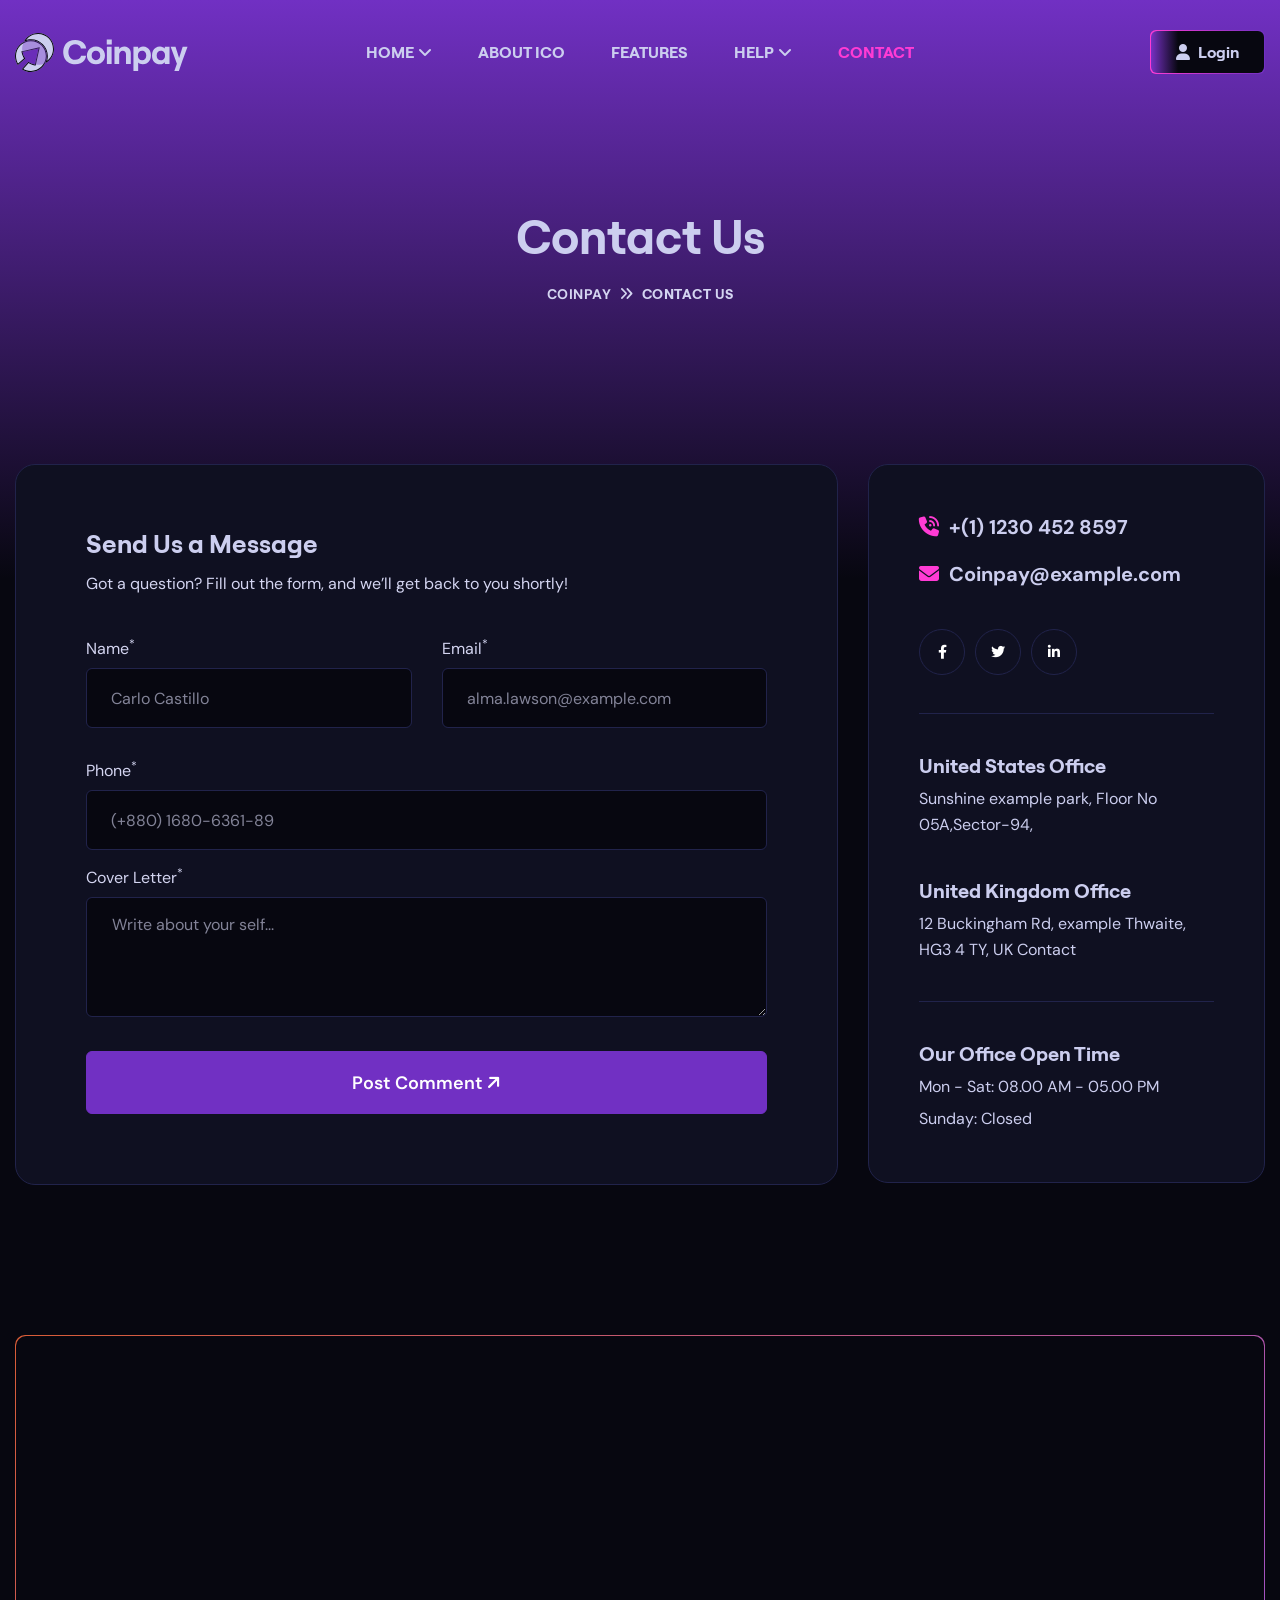
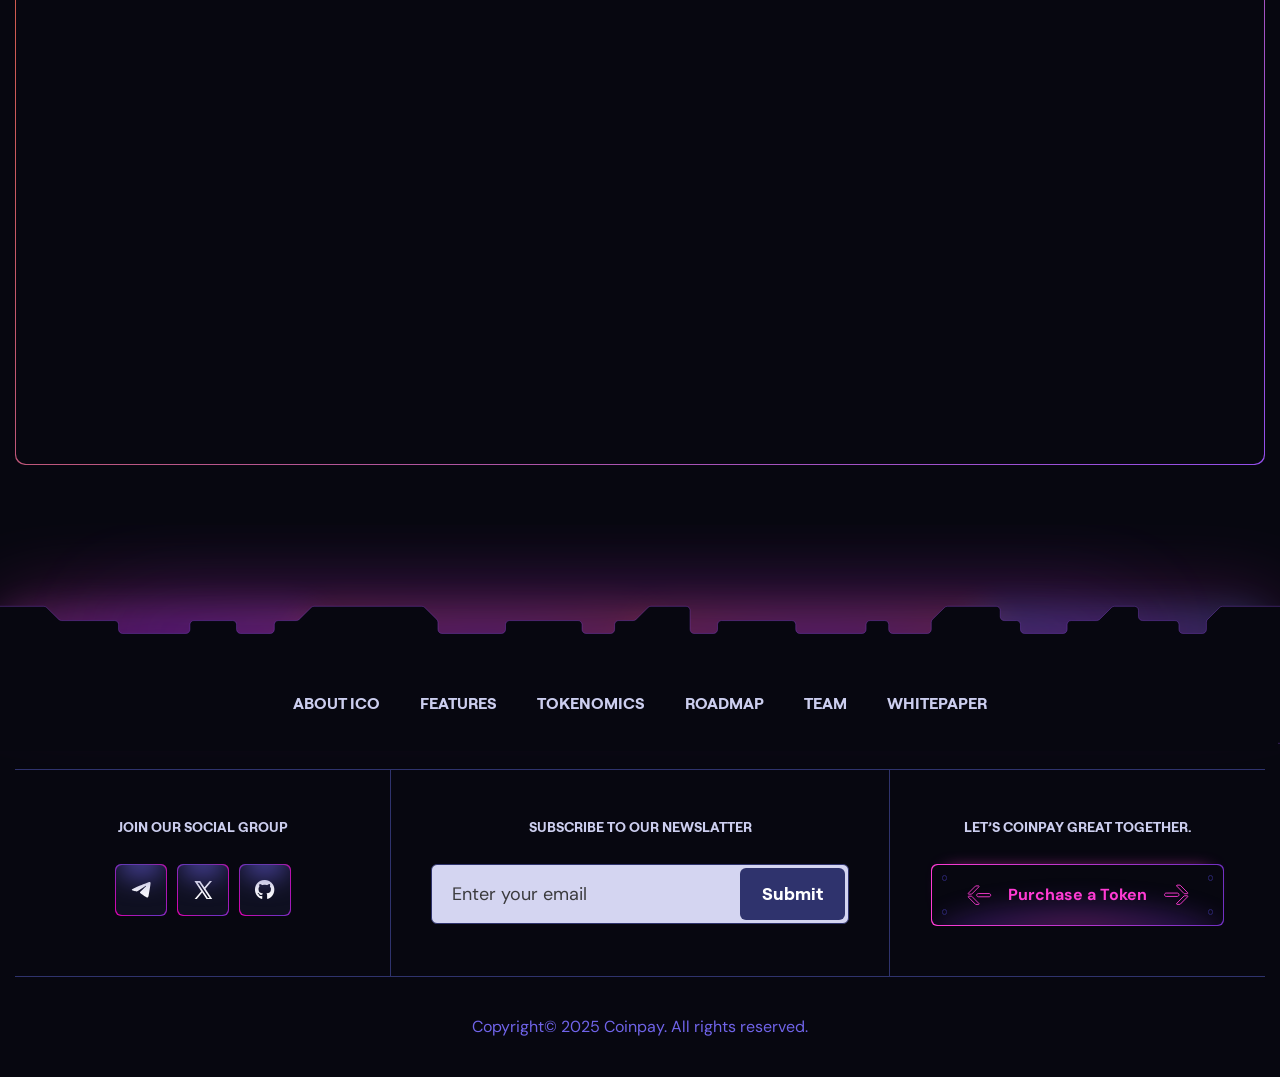
<file: contact.html>
<!doctype html>
<html lang="en">

  <head>

    <meta charset="utf-8">
    <meta name="viewport" content="width=device-width, initial-scale=1, shrink-to-fit=no">
    <meta http-equiv="x-ua-compatible" content="ie=edge">
    <meta name="thumbnail" content="assets/images/ico_template_thumbnail.webp">
    <meta name="description" content="Coinpay - Site Template">
    <meta name="keywords" content="Crypto Currency Bootstrap Site Template">
    <meta name="author" content="xpressbuddy">

    <title>Contact - Coinpay - Site Template</title>
    <link rel="shortcut icon" href="assets/images/site_logo/favicon_1.svg">

    <!-- Fraimwork - CSS Include -->
    <link rel="stylesheet" type="text/css" href="assets/css/bootstrap.min.css">

    <!-- Icon Font - CSS Include -->
    <link rel="stylesheet" type="text/css" href="assets/css/fontawesome.css">

    <!-- Animation - CSS Include -->
    <link rel="stylesheet" type="text/css" href="assets/css/cursor.css">
    <link rel="stylesheet" type="text/css" href="assets/css/animate.min.css">
    <link rel="stylesheet" type="text/css" href="assets/css/aos.css">

    <!-- Carousel - CSS Include -->
    <link rel="stylesheet" type="text/css" href="assets/css/swiper-bundle.min.css">

    <!-- Video & Image Popup - CSS Include -->
    <link rel="stylesheet" type="text/css" href="assets/css/magnific-popup.min.css">

    <!-- Counter - CSS Include -->
    <link rel="stylesheet" type="text/css" href="assets/css/odometer.min.css">

    <!-- Custom - CSS Include -->
    <link rel="stylesheet" type="text/css" href="assets/css/style.css">

  </head>


  <body class="index_ico">

    <!-- Body Wrap - Start -->
    <div class="page_wrapper">

      <!-- Back To Top - Start -->
      <div class="backtotop">
        <a href="#" class="scroll">
          <i class="fa-solid fa-arrow-up"></i>
        </a>
      </div>
      <!-- Back To Top - End -->

      <!-- Preloader - Start -->
      <div id="preloader">
        <div class="line-1"></div> 
        <div class="line-2"></div> 
        <div class="line-3"></div> 
        <div class="line-4"></div> 
      </div>
      <!-- Preloader - End -->

      <!-- Site Header - Start
      ================================================== -->
      <header class="site_header">
        <div class="nav_wrapper">
          <div class="container">
            <div class="row align-items-center">
              <div class="col-lg-3 col-5 d-flex align-items-center">
                <div class="site_logo">
                  <a class="site_link" href="index.html">
                    <img loading="lazy" src="assets/images/site_logo/site_logo_1.svg" alt="ICO Site Logo">
                  </a>
                </div>
              </div>
              <div class="col-lg-6 col-2">
                <nav class="main_menu navbar navbar-expand-lg">
                  <div class="main_menu_inner collapse navbar-collapse justify-content-center" id="main_menu_dropdown">
                    <ul class="main_menu_list unordered_list text-uppercase">
                      <li class="dropdown">
                        <a class="nav-link" href="#" id="homes_submenu" role="button" data-bs-toggle="dropdown" aria-expanded="false">
                          <span class="nav_link_label" data-text="Home">Home</span>
                          <span class="nav_link_icon">
                            <i class="fa-solid fa-angle-down"></i>
                          </span>
                        </a>
                        <ul class="dropdown-menu" aria-labelledby="homes_submenu">
                          <li>
                            <a class="dropdown-item" href="index_ico.html">
                              <span class="nav_link_label">Coinpay ICO</span>
                            </a>
                          </li>
                          <li>
                            <a class="dropdown-item" href="index_memecoin.html">
                              <span class="nav_link_label">Memecoin</span>
                            </a>
                          </li>
                          <li>
                            <a class="dropdown-item" href="index_pepecoin.html">
                              <span class="nav_link_label">Pepecoin</span>
                            </a>
                          </li>
                        </ul>
                      </li>
                      <li>
                        <a class="nav-link scrollspy_btn" href="#id_ico_about_section">
                          <span class="nav_link_label" data-text="About ICO">About ICO</span>
                        </a>
                      </li>
                      <li>
                        <a class="nav-link scrollspy_btn" href="#id_ico_service_section">
                          <span class="nav_link_label" data-text="Features">Features</span>
                        </a>
                      </li>
                      <li class="dropdown">
                        <a class="nav-link" href="#" id="help_submenu" role="button" data-bs-toggle="dropdown" aria-expanded="false">
                          <span class="nav_link_label" data-text="Help">Help</span>
                          <span class="nav_link_icon">
                            <i class="fa-solid fa-angle-down"></i>
                          </span>
                        </a>
                        <ul class="dropdown-menu" aria-labelledby="help_submenu">
                          <li>
                            <a class="dropdown-item scrollspy_btn" href="#id_ico_roadmap_section">
                              <span class="nav_link_label">Roadmap</span>
                            </a>
                          </li>
                          <li class="dropdown">
                            <a class="dropdown-item" href="#" id="blog_submenu" role="button" data-bs-toggle="dropdown" aria-expanded="false">
                              <span class="nav_link_label" data-text="Blog">Blog</span>
                              <span class="nav_link_icon">
                                <i class="fa-solid fa-angle-right"></i>
                              </span>
                            </a>
                            <ul class="dropdown-menu" aria-labelledby="blog_submenu">
                              <li>
                                <a class="dropdown-item" href="blog.html">
                                  <span class="nav_link_label">Blogs</span>
                                </a>
                              </li>
                              <li>
                                <a class="dropdown-item" href="blog_details.html">
                                  <span class="nav_link_label">Blog Details</span>
                                </a>
                              </li>
                            </ul>
                          </li>
                          <li class="active">
                            <a class="dropdown-item" href="contact.html">
                              <span class="nav_link_label">Help Center</span>
                            </a>
                          </li>
                          <li class="dropdown">
                            <a class="dropdown-item" href="#" id="register_submenu" role="button" data-bs-toggle="dropdown" aria-expanded="false">
                              <span class="nav_link_label" data-text="Blog">My Account</span>
                              <span class="nav_link_icon">
                                <i class="fa-solid fa-angle-right"></i>
                              </span>
                            </a>
                            <ul class="dropdown-menu" aria-labelledby="register_submenu">
                              <li>
                                <a class="dropdown-item" href="sign_in.html">
                                  <span class="nav_link_label">Sign In</span>
                                </a>
                              </li>
                              <li>
                                <a class="dropdown-item" href="sign_up.html">
                                  <span class="nav_link_label">Sign Up</span>
                                </a>
                              </li>
                            </ul>
                          </li>
                        </ul>
                      </li>
                      <li class="active">
                        <a class="nav-link" href="contact.html">
                          <span class="nav_link_label" data-text="Contact">Contact</span>
                        </a>
                      </li>
                    </ul>
                  </div>
                </nav>
              </div>
              <div class="col-lg-3 col-5">
                <ul class="btns_group unordered_list p-0 justify-content-end">
                  <li class="d-lg-none">
                    <button class="mobile_menu_btn" type="button" data-bs-toggle="collapse" data-bs-target="#main_menu_dropdown" aria-expanded="false" aria-label="Toggle navigation">
                      <i class="far fa-bars"></i>
                    </button>
                  </li>
                  <li>
                    <a class="ico_btn_outline" href="sign_in.html">
                      <span class="btn_icon">
                        <i class="fa-solid fa-user"></i>
                      </span>
                      <span class="btn_label">Login</span>
                    </a>
                  </li>
                </ul>
              </div>
            </div>
          </div>
        </div>
      </header>
      <!-- Site Header - End
      ================================================== -->

      <!-- Main Body - Start
      ================================================== -->
      <main class="page_content">

        <!-- Hero Section - Start
        ================================================== -->
        <section class="page_header text-center">
          <div class="container">
            <h1 class="page_title">
              Contact Us
            </h1>
            <ol class="breadcrumb justify-content-center">
              <li class="breadcrumb-item"><a href="index.html">Coinpay</a></li>
              <li class="breadcrumb-item active" aria-current="page">Contact Us</li>
            </ol>
          </div>
        </section>
        <!-- Hero Section - End
        ================================================== -->

        <!-- Contact Section - Start
        ================================================== -->
        <section class="contact_section section_space pt-0">
          <div class="container">
            <div class="row">
              <div class="col-lg-8">
                <div class="comment_form mb-0">
                  <h3 class="details_info_title">
                    Send Us a Message
                  </h3>
                  <p>
                    Got a question? Fill out the form, and we’ll get back to you shortly!
                  </p>
                  <form action="#">
                    <div class="row">
                      <div class="col-md-6">
                        <div class="form-group">
                          <label class="input_title" for="input_name">Name<sup>*</sup></label>
                          <input id="input_name" class="form-control" type="text" name="name" placeholder="Carlo Castillo" required>
                        </div>
                      </div>
                      <div class="col-md-6">
                        <div class="form-group">
                          <label class="input_title" for="input_email">Email<sup>*</sup></label>
                          <input id="input_email" class="form-control" type="email" name="email" placeholder="alma.lawson@example.com" required>
                        </div>
                      </div>
                      <div class="col-12">
                        <div class="form-group">
                          <label class="input_title" for="input_phone">Phone<sup>*</sup></label>
                          <input id="input_phone" class="form-control" type="tel" name="phone" placeholder="(+880) 1680-6361-89" required>
                        </div>
                        <div class="form-group">
                          <label class="input_title" for="input_message">Cover Letter<sup>*</sup></label>
                          <textarea id="input_message" class="form-control" name="message" placeholder="Write about your self..." required></textarea>
                        </div>
                        <button class="btn" type="submit">
                          <span class="btn_label">Post Comment</span>
                          <span class="btn_icon"><i class="fa-solid fa-arrow-up-right"></i></span>
                        </button>
                      </div>
                    </div>
                  </form>
                </div>
              </div>

              <div class="col-lg-4">
                <div class="contact_info_box">
                  <ul class="contact_info_list unordered_list_block">
                    <li>
                      <a href="#!">
                        <span class="icon">
                          <i class="fa-solid fa-phone-volume"></i>
                        </span>
                        <span class="label">+(1) 1230 452 8597</span>
                      </a>
                    </li>
                    <li>
                      <a href="#!">
                        <span class="icon">
                          <i class="fa-solid fa-envelope"></i>
                        </span>
                        <span class="label">Coinpay@example.com</span>
                      </a>
                    </li>
                  </ul>
                  <ul class="social_block style_4 unordered_list">
                    <li>
                      <a href="#!">
                        <i class="fa-brands fa-facebook-f"></i>
                      </a>
                    </li>
                    <li>
                      <a href="#!">
                        <i class="fa-brands fa-twitter"></i>
                      </a>
                    </li>
                    <li>
                      <a href="#!">
                        <i class="fa-brands fa-linkedin-in"></i>
                      </a>
                    </li>
                  </ul>
                  <hr>
                  <ul class="iconlist_block unordered_list_block">
                    <li>
                      <span class="iconlist_label">
                        United States Office
                        <small class="iconlist_info">
                          Sunshine example park, Floor No 05A,Sector-94,
                        </small>
                      </span>
                    </li>
                    <li>
                      <span class="iconlist_label">
                        United Kingdom Office
                        <small class="iconlist_info">
                          12 Buckingham Rd, example Thwaite, HG3 4 TY, UK Contact
                        </small>
                      </span>
                    </li>
                  </ul>
                  <hr>
                  <ul class="iconlist_block unordered_list_block">
                    <li>
                      <span class="iconlist_label">
                        Our Office Open Time
                        <small class="iconlist_info d-block">
                          Mon - Sat: 08.00 AM - 05.00 PM
                        </small>
                        <small class="iconlist_info d-block">
                          Sunday: Closed
                        </small>
                      </span>
                    </li>
                  </ul>
                </div>
              </div>
            </div>

            <div class="gmap_canvas">
              <iframe src="https://maps.google.com/maps?q=2880%20Broadway,%20New%20York&t=&z=13&ie=UTF8&iwloc=&output=embed"></iframe>
            </div>
          </div>
        </section>
        <!-- Contact Section - End
        ================================================== -->

      </main>
      <!-- Main Body - End
      ================================================== -->

      <!-- Site Footer - Start
      ================================================== -->
      <footer class="ico_site_footer section_decoration section_shadow_top">
        <div class="decoration_item shape_top">
          <img src="assets/images/shapes/shape_ico_hero_section_bottom.svg" alt="Bottom Line Shape">
        </div>
        <div class="container">
          <ul class="pagelist_block unordered_list justify-content-center text-uppercase">
            <li>
              <a class="scrollspy_btn" href="#id_ico_about_section">
                <span class="pagelist_label">
                  About ICO
                </span>
              </a>
            </li>
            <li>
              <a class="scrollspy_btn" href="#id_ico_service_section">
                <span class="pagelist_label">
                  Features
                </span>
              </a>
            </li>
            <li>
              <a class="scrollspy_btn" href="#id_ico_tokenomics_section">
                <span class="pagelist_label">
                  Tokenomics
                </span>
              </a>
            </li>
            <li>
              <a class="scrollspy_btn" href="#id_ico_roadmap_section">
                <span class="pagelist_label">
                  Roadmap
                </span>
              </a>
            </li>
            <li>
              <a class="scrollspy_btn" href="#id_ico_team_section">
                <span class="pagelist_label">
                  Team
                </span>
              </a>
            </li>
            <li>
              <a class="scrollspy_btn" href="#id_ico_whitepaper_section">
                <span class="pagelist_label">
                  Whitepaper
                </span>
              </a>
            </li>
          </ul>
          <div class="middle_area">
            <div class="column">
              <h3 class="footer_title text-uppercase">Join our social group</h3>
              <ul class="social_block style_2 unordered_list justify-content-center">
                <li>
                  <a href="#!">
                    <svg viewBox="0 0 20 16" xmlns="http://www.w3.org/2000/svg">
                      <path d="M12.1817 2.34636C10.5036 3.04236 7.14877 4.48456 2.11879 6.67146C1.30201 6.99576 0.873436 7.31296 0.834656 7.62286C0.768491 8.14806 1.42705 8.35476 2.32148 8.63456C2.44372 8.67336 2.57025 8.71206 2.69969 8.75516C3.58123 9.04066 4.76611 9.37506 5.38149 9.38796C5.9409 9.39946 6.56497 9.16986 7.25381 8.69916C11.9531 5.53206 14.379 3.93206 14.5314 3.89756C14.6393 3.87316 14.7888 3.84166 14.8894 3.93206C14.9901 4.02106 14.9801 4.19036 14.97 4.23626C14.9038 4.51326 12.3241 6.90826 10.9868 8.14806C10.5698 8.53416 10.2749 8.80826 10.2146 8.87136C10.0794 9.01056 9.94141 9.14396 9.80908 9.27176C8.98941 10.0581 8.37683 10.6494 9.84356 11.6137C10.5482 12.0772 11.1119 12.4604 11.6741 12.8421C12.2882 13.2597 12.9008 13.6758 13.6945 14.1953C13.8959 14.3273 14.0886 14.4636 14.2769 14.5971C14.9916 15.1065 15.6343 15.5628 16.4281 15.4911C16.8883 15.448 17.3656 15.0161 17.6072 13.726C18.1781 10.6752 19.3026 4.06836 19.5629 1.34476C19.5788 1.11856 19.5691 0.891358 19.5341 0.667358C19.5132 0.486458 19.425 0.320058 19.2868 0.201058C19.0812 0.0331581 18.7619 -0.002742 18.6182 0.000158001C17.9696 0.011558 16.9746 0.357458 12.1817 2.34636Z"/>
                    </svg>
                  </a>
                </li>
                <li>
                  <a href="#!">
                    <svg viewBox="0 0 15 14" xmlns="http://www.w3.org/2000/svg">
                      <path d="M14.7876 14L9.31558 5.8405L9.32498 5.8482L14.2588 0H12.6101L8.59076 4.76L5.39902 0H1.07488L6.18362 7.6179L0.794922 14H2.44366L6.91214 8.7042L10.4635 14H14.7876ZM4.74576 1.2727L12.4234 12.7273H11.1168L3.43295 1.2727H4.74576Z"/>
                    </svg>
                  </a>
                </li>
                <li>
                  <a href="#!">
                    <i class="fa-brands fa-github"></i>
                  </a>
                </li>
              </ul>
            </div>
            <div class="column">
              <h3 class="footer_title text-uppercase">Subscribe to our newslatter</h3>
              <form class="ico_newsletter_form" action="#">
                <input type="email" name="email" placeholder="Enter your email">
                <button class="submit_btn" type="submit">Submit</button>
              </form>
            </div>
            <div class="column">
              <h3 class="footer_title text-uppercase">Let’s coinpay great together.</h3>
              <a class="ico_creative_btn" href="#!">
                <span class="btn_wrapper">
                  <span class="btn_icon_left">
                    <small class="dot_top"></small>
                    <small class="dot_bottom"></small>
                    <svg class="icon_arrow_left" viewBox="0 0 28 23" xmlns="http://www.w3.org/2000/svg">
                      <path d="M13.4106 20.8083L5.36673 12.6878C5.26033 12.5804 5.11542 12.52 4.96423 12.52H1.84503C1.34158 12.52 1.08822 13.1276 1.44252 13.4852L9.48642 21.6057C9.59281 21.7131 9.73773 21.7736 9.88892 21.7736H13.0081C13.5116 21.7736 13.7649 21.166 13.4106 20.8083Z"/>
                      <path d="M12.6803 9.57324H24.71C25.7116 9.57324 26.5234 10.3851 26.5234 11.3866C26.5234 12.3882 25.7116 13.2 24.71 13.2H12.6803C11.6788 13.2 10.8669 12.3882 10.8669 11.3866C10.8669 10.3851 11.6788 9.57324 12.6803 9.57324Z"/>
                      <path d="M1.44252 9.28834L9.48641 1.16784C9.59281 1.06043 9.73772 1 9.88891 1H13.0081C13.5116 1 13.7649 1.60758 13.4106 1.96525L5.36672 10.0858C5.26033 10.1932 5.11541 10.2536 4.96422 10.2536H1.84502C1.34158 10.2536 1.08822 9.64601 1.44252 9.28834Z"/>
                    </svg>
                  </span>
                  <span class="btn_label">Purchase a Token</span>
                  <span class="btn_icon_right">
                    <small class="dot_top"></small>
                    <small class="dot_bottom"></small>
                    <svg class="icon_arrow_right" viewBox="0 0 27 23" xmlns="http://www.w3.org/2000/svg">
                      <path d="M13.6558 2.19168L21.6997 10.3122C21.8061 10.4196 21.951 10.48 22.1022 10.48H25.2214C25.7248 10.48 25.9782 9.87238 25.6239 9.51478L17.58 1.39428C17.4736 1.28688 17.3287 1.22638 17.1775 1.22638H14.0583C13.5548 1.22638 13.3015 1.83398 13.6558 2.19168Z"/>
                      <path d="M14.3861 13.4268H2.35637C1.35486 13.4268 0.542969 12.6149 0.542969 11.6134C0.542969 10.6118 1.35486 9.79996 2.35637 9.79996H14.3861C15.3876 9.79996 16.1995 10.6118 16.1995 11.6134C16.1995 12.6149 15.3876 13.4268 14.3861 13.4268Z"/>
                      <path d="M25.6239 13.7117L17.58 21.8322C17.4736 21.9396 17.3287 22 17.1775 22H14.0583C13.5548 22 13.3015 21.3924 13.6558 21.0347L21.6997 12.9142C21.8061 12.8068 21.951 12.7464 22.1022 12.7464H25.2214C25.7248 12.7464 25.9782 13.354 25.6239 13.7117Z"/>
                    </svg>
                  </span>
                </span>
              </a>
            </div>
          </div>
          <div class="footer_bottom text-center">
            <p class="copyright_text m-0 text-secondary">Copyright© 2025 Coinpay. All rights reserved.</p>
          </div>
        </div>
      </footer>
      <!-- Site Footer - End
      ================================================== -->

    </div>
    <!-- Body Wrap - End -->

    <!-- Fraimwork - Jquery Include -->
    <script src="assets/js/jquery.min.js"></script>
    <script src="assets/js/popper.min.js"></script>
    <script src="assets/js/bootstrap.min.js"></script>
    <script src="assets/js/bootstrap-dropdown-ml-hack.min.js"></script>

    <!-- Animation - jquery include -->
    <script src="assets/js/cursor.js"></script>
    <script src="assets/js/gsap.js"></script>
    <script src="assets/js/gsap-scroll-trigger.js"></script>
    <script src="assets/js/gsap-split-text.js"></script>
    <script src="assets/js/smooth-scroll.js"></script>
    <script src="assets/js/aos.js"></script>

    <!-- Countdown Timer - jquery include -->
    <script src="assets/js/countdown.js"></script>

    <!-- Carousel - Jquery Include -->
    <script src="assets/js/swiper-bundle.min.js"></script>

    <!-- Video & Image Popup - Jquery Include -->
    <script src="assets/js/magnific-popup.min.js"></script>
    
    <!-- Counter - Jquery Include -->
    <script src="assets/js/appear.min.js"></script>
    <script src="assets/js/odometer.min.js"></script>

    <!-- Custom - Jquery Include -->
    <script src="assets/js/main.js"></script>

  </body>
</html>
</file>
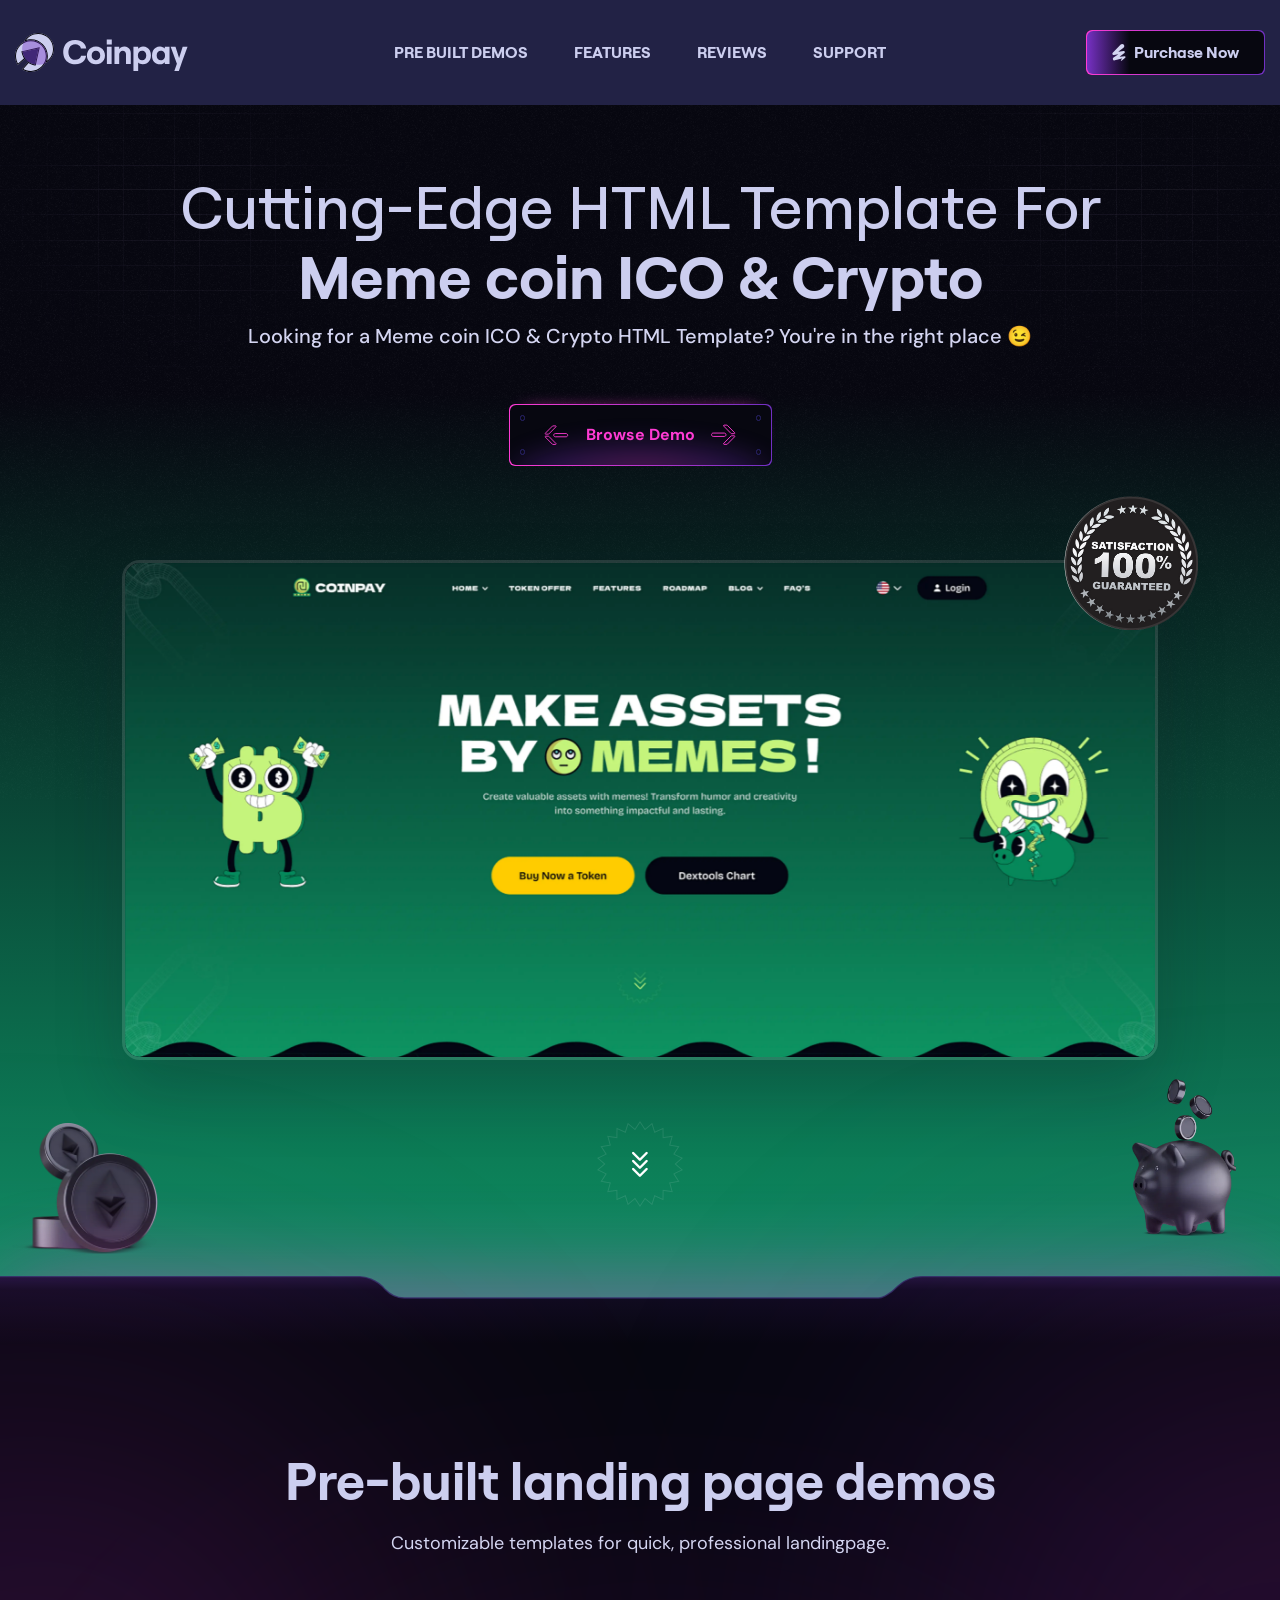
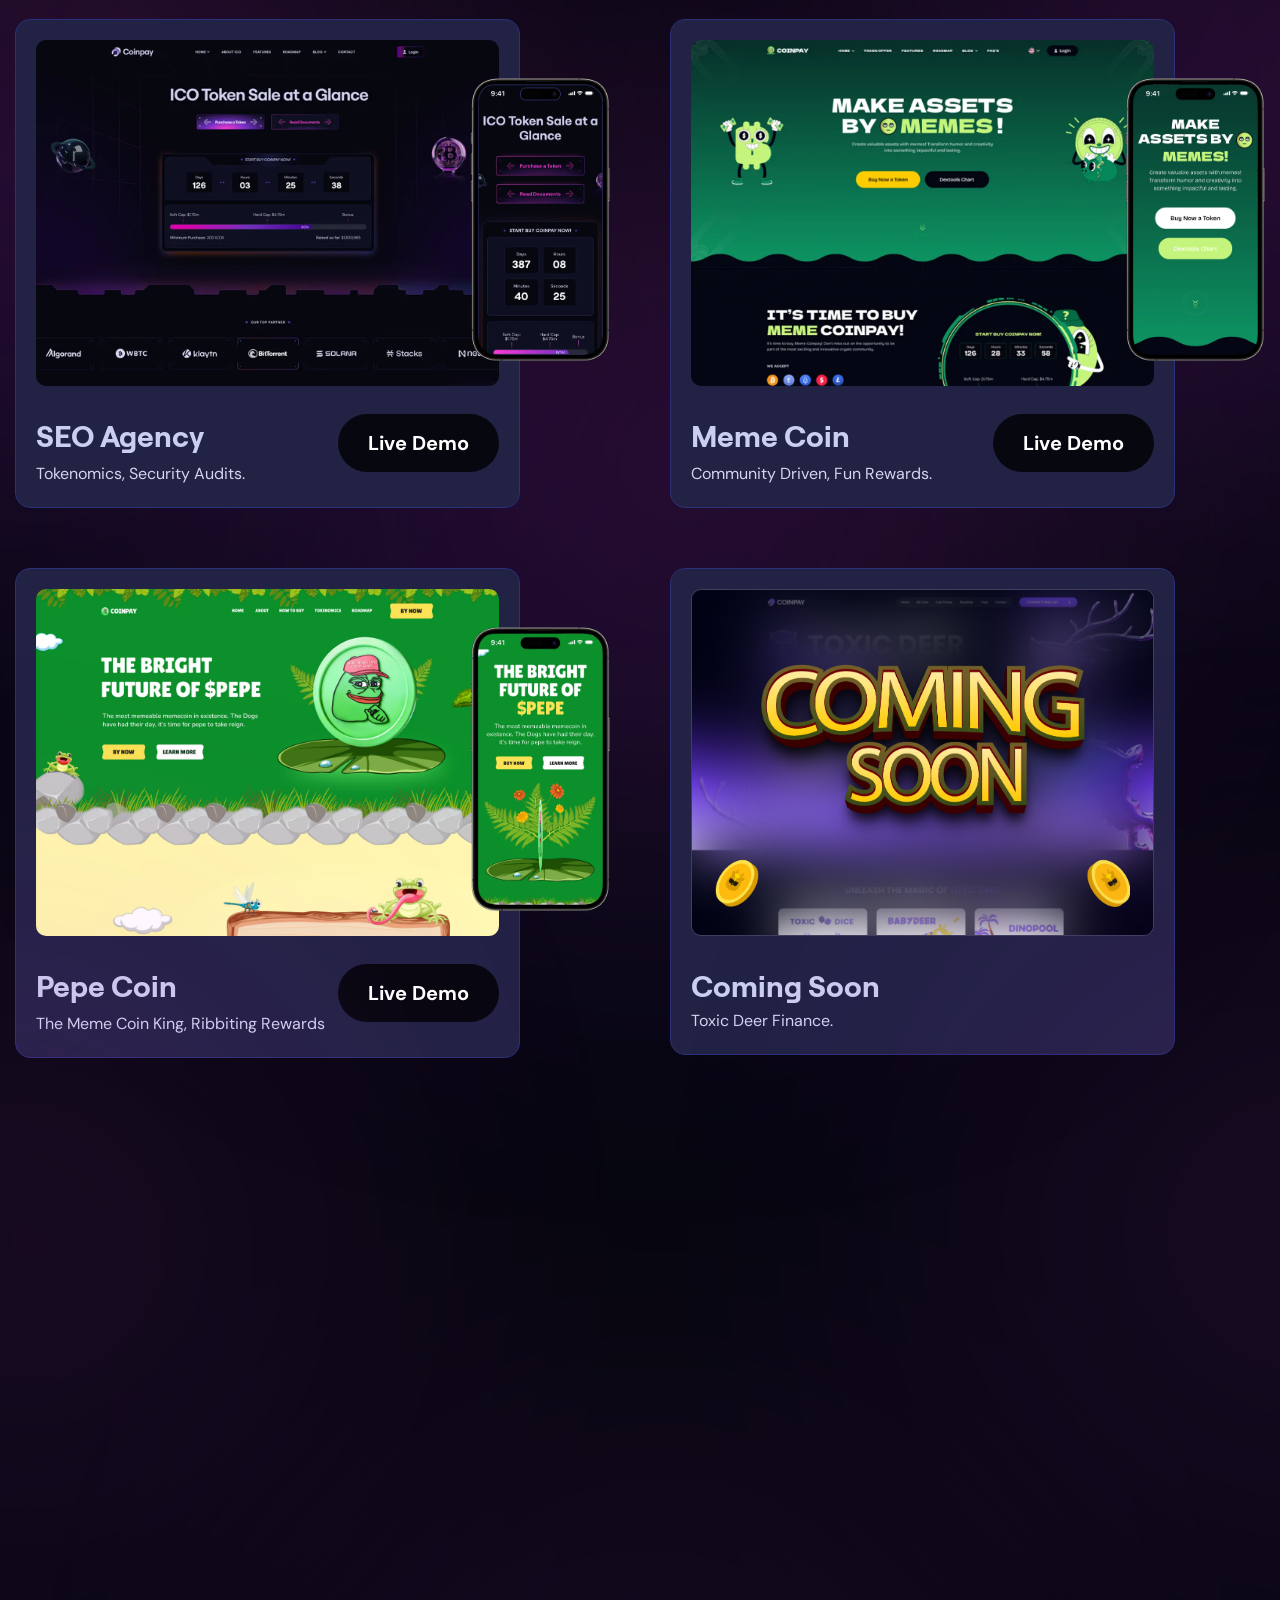
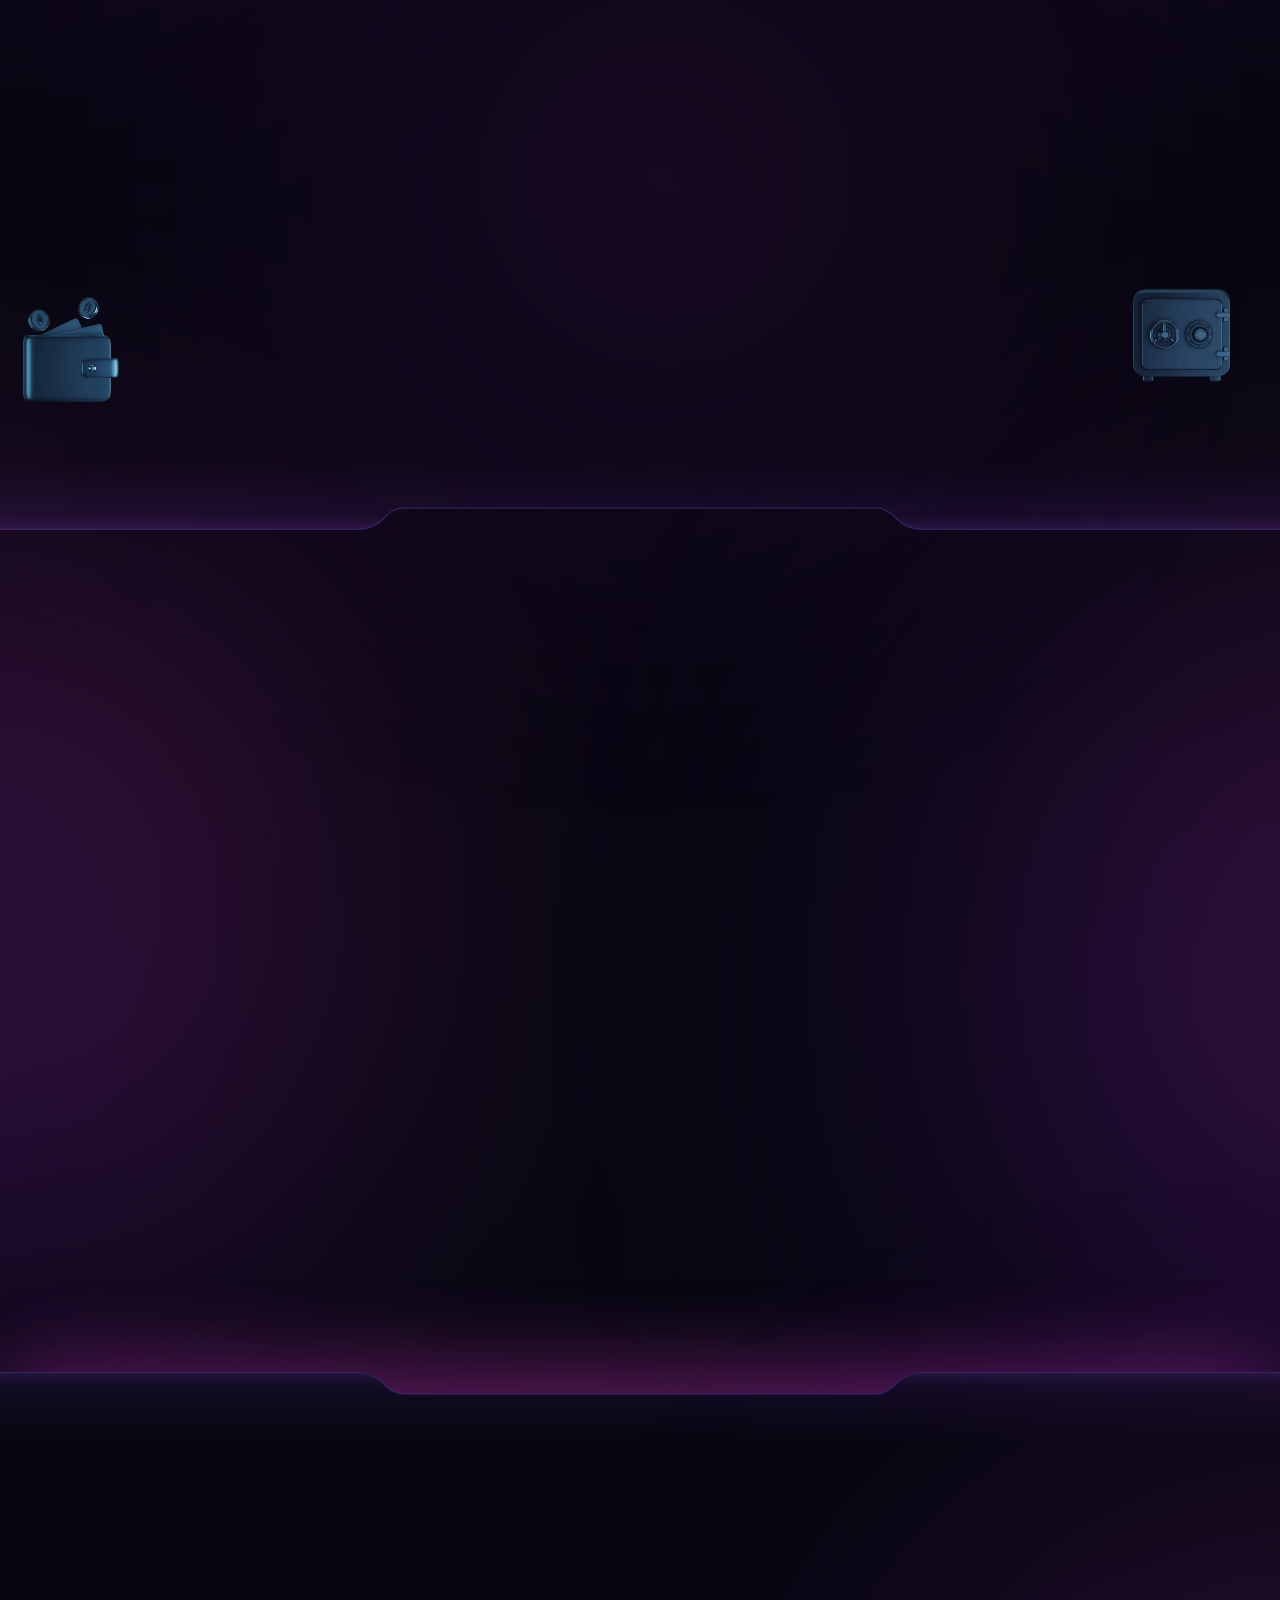
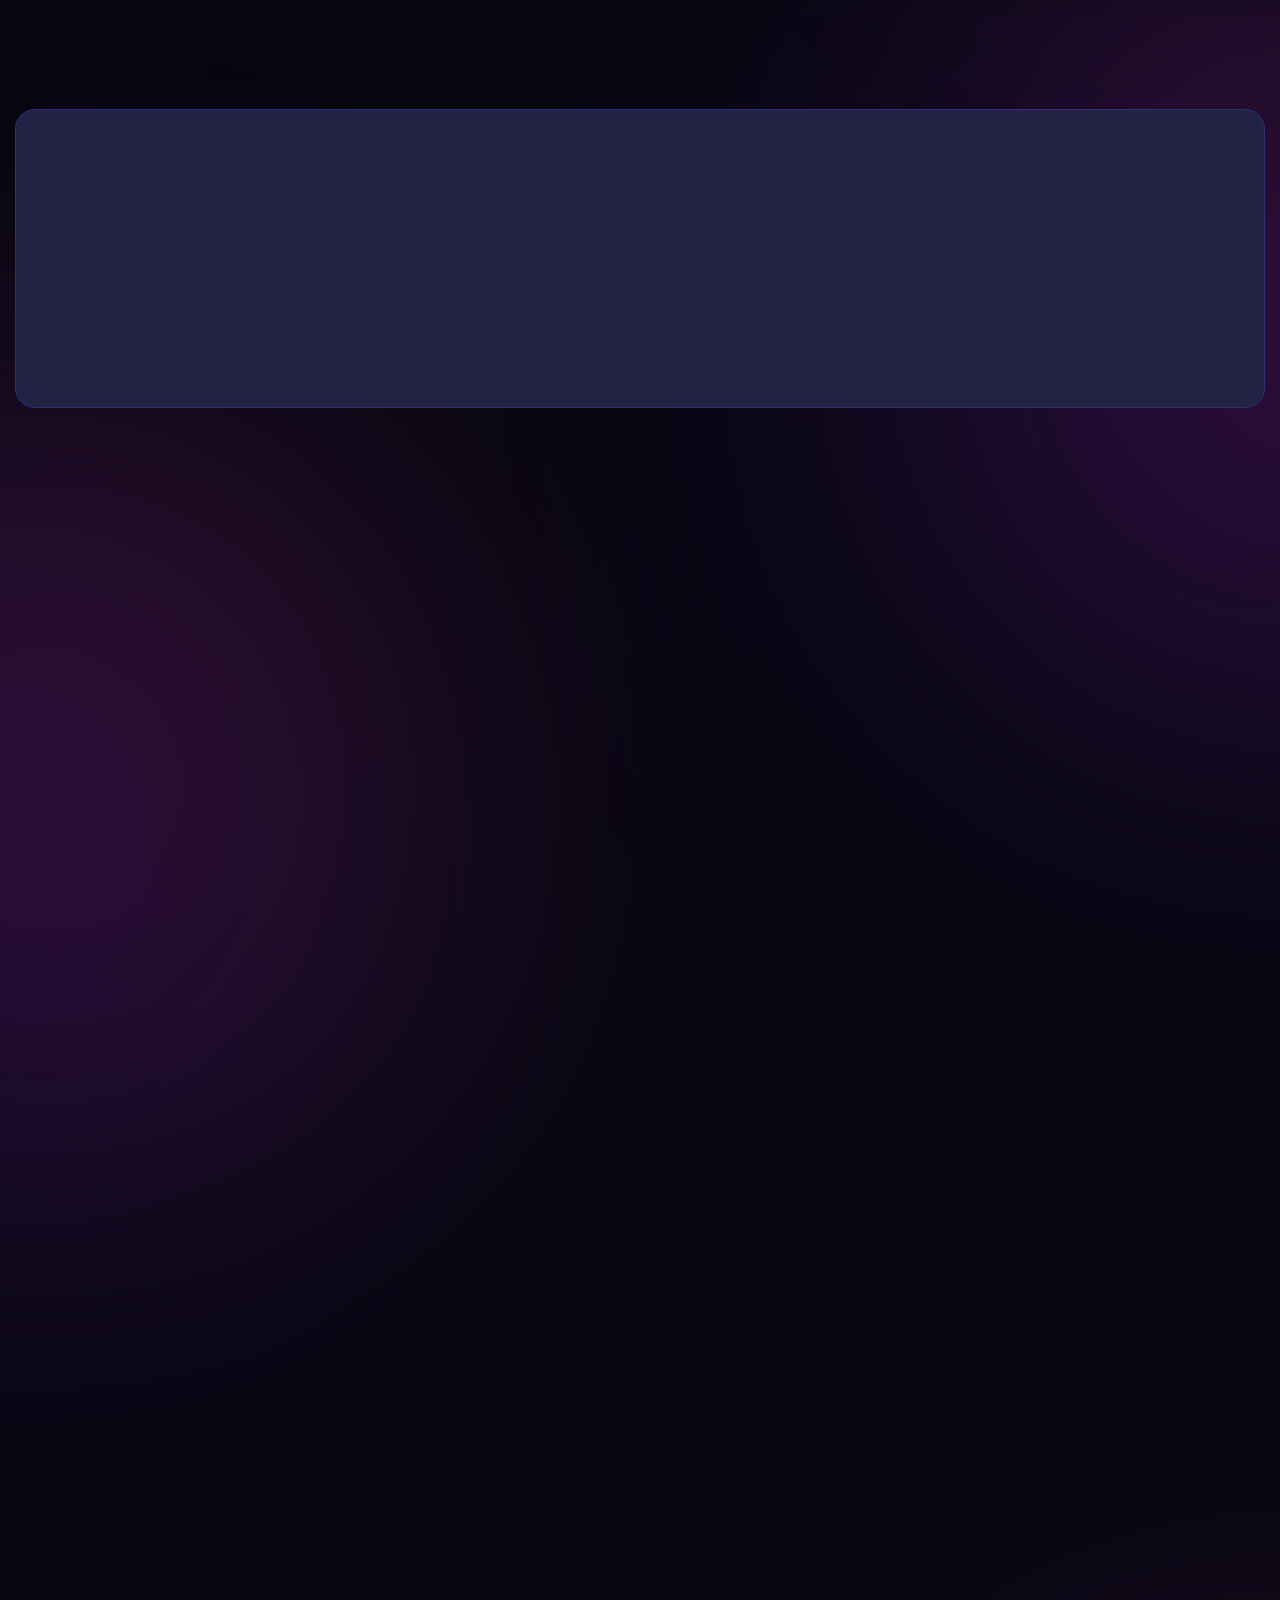
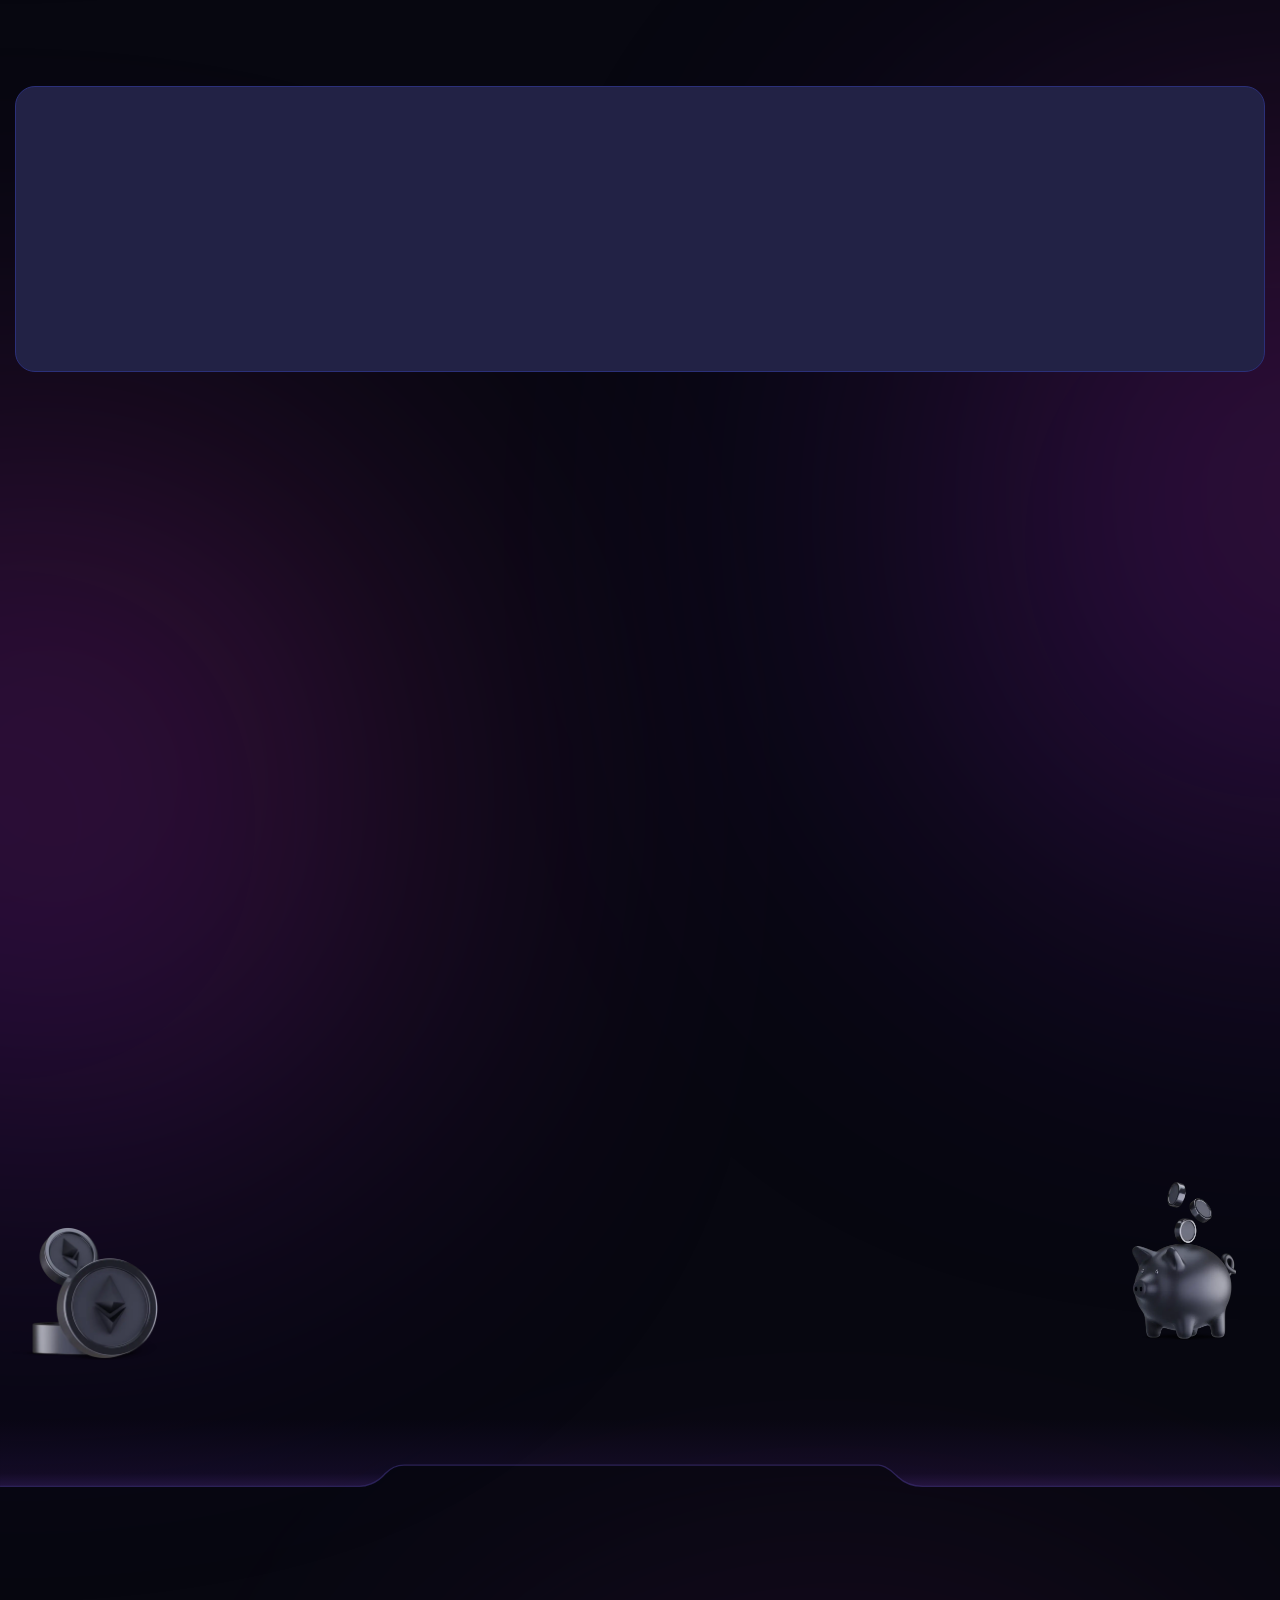
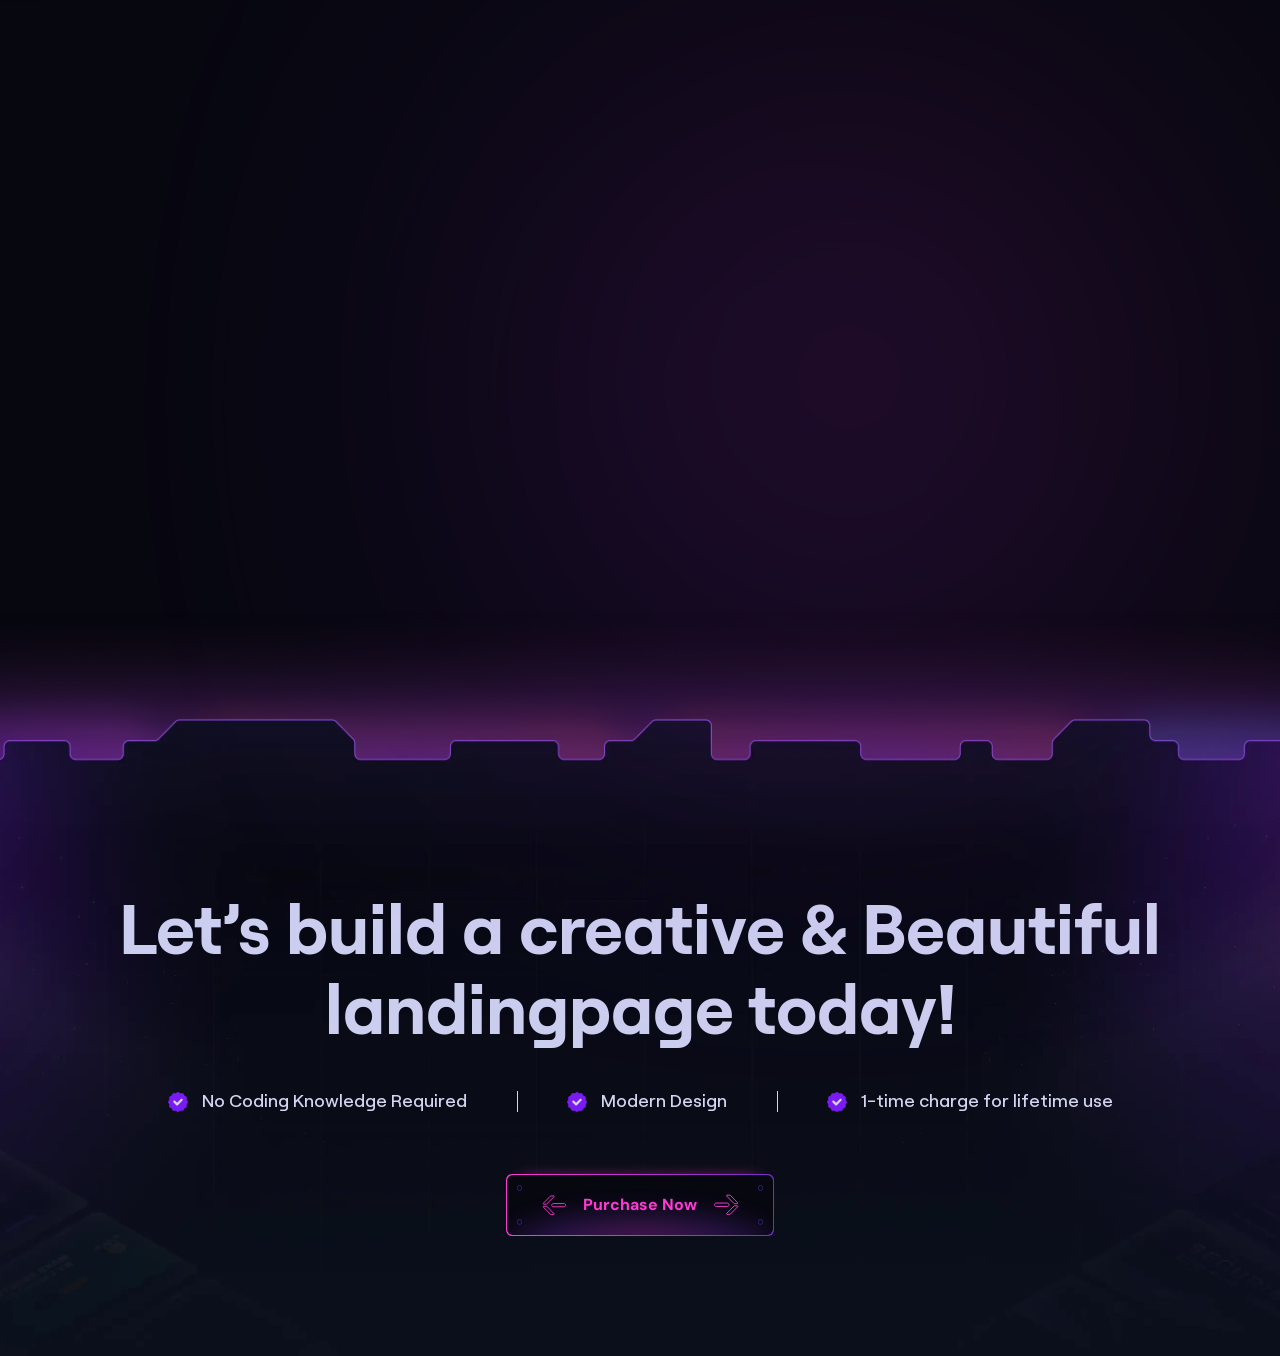
<file: index.html.html>
<!doctype html>
<html lang="en">

<head>

  <meta charset="utf-8">
  <meta name="viewport" content="width=device-width, initial-scale=1, shrink-to-fit=no">
  <meta http-equiv="x-ua-compatible" content="ie=edge">
  <meta name="thumbnail" content="assets/images/ico_template_thumbnail.webp">
  <meta name="description" content="Coinpay - Site Template">
  <meta name="keywords" content="Crypto Currency Bootstrap Site Template">
  <meta name="author" content="xpressbuddy">

  <title>Coinpay - Crypto Currency Site Template</title>
  <link rel="shortcut icon" href="assets/images/site_logo/favicon_1.svg">

  <!-- Fraimwork - CSS Include -->
  <link rel="stylesheet" type="text/css" href="assets/css/bootstrap.min.css">

  <!-- Icon Font - CSS Include -->
  <link rel="stylesheet" type="text/css" href="assets/css/fontawesome.css">

  <!-- Animation - CSS Include -->
  <link rel="stylesheet" type="text/css" href="assets/css/cursor.css">
  <link rel="stylesheet" type="text/css" href="assets/css/animate.min.css">
  <link rel="stylesheet" type="text/css" href="assets/css/aos.css">

  <!-- Carousel - CSS Include -->
  <link rel="stylesheet" type="text/css" href="assets/css/swiper-bundle.min.css">

  <!-- Custom - CSS Include -->
  <link rel="stylesheet" type="text/css" href="demo_assets/style.css">

</head>


<body class="index_ico">

  <!-- Body Wrap - Start -->
  <div class="page_wrapper">

    <!-- Back To Top - Start -->
    <div class="backtotop">
      <a href="#" class="scroll">
        <i class="fa-solid fa-arrow-up"></i>
      </a>
    </div>
    <!-- Back To Top - End -->

    <!-- Preloader - Start -->
    <div id="preloader">
      <div class="line-1"></div> 
      <div class="line-2"></div> 
      <div class="line-3"></div> 
      <div class="line-4"></div> 
    </div>
    <!-- Preloader - End -->

    <!-- Site Header - Start
    ================================================== -->
    <header class="site_header">
      <div class="nav_wrapper">
        <div class="container">
          <div class="row align-items-center">
            <div class="col-lg-3 col-5 d-flex align-items-center">
              <div class="site_logo">
                <a class="site_link" href="index.html">
                  <img loading="lazy" src="assets/images/site_logo/site_logo_1.svg" alt="ICO Site Logo">
                </a>
              </div>
            </div>
            <div class="col-lg-6 col-2">
              <nav class="main_menu navbar navbar-expand-lg">
                <div class="main_menu_inner collapse navbar-collapse justify-content-center" id="main_menu_dropdown">
                  <ul class="main_menu_list unordered_list text-uppercase">
                    <li>
                      <a class="nav-link scrollspy_btn" href="#id_home_demo_section">
                        <span class="nav_link_label" data-text="Pre Built Demos">Pre Built Demos</span>
                      </a>
                    </li>
                    <li>
                      <a class="nav-link scrollspy_btn" href="#id_feature_section">
                        <span class="nav_link_label" data-text="Features">Features</span>
                      </a>
                    </li>
                    <li>
                      <a class="nav-link scrollspy_btn" href="#id_review_section">
                        <span class="nav_link_label" data-text="Reviews">Reviews</span>
                      </a>
                    </li>
                    <li>
                      <a class="nav-link scrollspy_btn" href="#id_support_section">
                        <span class="nav_link_label" data-text="Support">Support</span>
                      </a>
                    </li>
                  </ul>
                </div>
              </nav>
            </div>
            <div class="col-lg-3 col-5">
              <ul class="btns_group unordered_list p-0 justify-content-end">
                <li class="d-lg-none">
                  <button class="mobile_menu_btn" type="button" data-bs-toggle="collapse" data-bs-target="#main_menu_dropdown" aria-expanded="false" aria-label="Toggle navigation">
                    <i class="far fa-bars"></i>
                  </button>
                </li>
                <li>
                  <a class="ico_btn_outline" href="#!">
                    <span class="btn_icon">
                      <svg viewBox="0 0 15 18" xmlns="http://www.w3.org/2000/svg">
                        <path d="M13.5079 13.0137L8.46803 13.5536C8.37585 13.5637 8.32819 13.4458 8.40163 13.3887L13.3336 9.54891C13.654 9.28719 13.8579 8.87938 13.7704 8.44266C13.6829 7.77313 13.1297 7.3364 12.4313 7.4239L7.07271 8.20828C6.97818 8.22235 6.92739 8.10125 7.00318 8.04344L12.3149 3.98797C13.3633 3.17313 13.4501 1.57156 12.4899 0.640315C11.6165 -0.233121 10.2188 -0.204214 9.34538 0.669222L0.785999 9.37391C0.465687 9.72312 0.320375 10.1887 0.407875 10.6841C0.553187 11.47 1.33912 11.9942 2.12584 11.8489L6.73989 10.9075C6.83989 10.8872 6.89458 11.0208 6.80786 11.0755L1.68834 14.352C1.04772 14.7598 0.757093 15.4872 0.960218 16.2153C1.16412 17.1762 2.12506 17.7294 3.05631 17.4965L10.7087 15.6114C10.7946 15.5903 10.8579 15.6903 10.8024 15.7591L9.60709 17.2341C9.28678 17.6419 9.811 18.195 10.2477 17.8747L14.1782 14.6434C14.8766 14.0614 14.411 12.9255 13.5086 13.013L13.5079 13.0137Z"/>
                      </svg>
                    </span>
                    <span class="btn_label">Purchase Now</span>
                  </a>
                </li>
              </ul>
            </div>
          </div>
        </div>
      </div>
    </header>
    <!-- Site Header - End
    ================================================== -->

    <!-- Main Body - Start
    ================================================== -->
    <main class="page_content">

      <!-- Hero Section - Start
      ================================================== -->
      <section class="hero_section text-center section_decoration" style="background-image: url('demo_assets/images/hero/hero_pattern_image.webp');">
        <div class="container">
          <div class="row justify-content-center">
            <div class="col-lg-10">
              <h1 data-aos="fade-up" data-aos-duration="600">
                Cutting-Edge HTML Template For <strong>Meme coin ICO & Crypto</strong>
              </h1>
              <p data-aos="fade-up" data-aos-duration="600" data-aos-delay="100">
                Looking for a Meme coin ICO & Crypto HTML Template? You're in the right place 😉
              </p>
              <a class="ico_creative_btn scrollspy_btn" href="#id_home_demo_section" data-aos="fade-up" data-aos-duration="600" data-aos-delay="200">
                <span class="btn_wrapper">
                  <span class="btn_icon_left">
                    <small class="dot_top"></small>
                    <small class="dot_bottom"></small>
                    <svg class="icon_arrow_left" viewBox="0 0 28 23" xmlns="http://www.w3.org/2000/svg">
                      <path d="M13.4106 20.8083L5.36673 12.6878C5.26033 12.5804 5.11542 12.52 4.96423 12.52H1.84503C1.34158 12.52 1.08822 13.1276 1.44252 13.4852L9.48642 21.6057C9.59281 21.7131 9.73773 21.7736 9.88892 21.7736H13.0081C13.5116 21.7736 13.7649 21.166 13.4106 20.8083Z"></path>
                      <path d="M12.6803 9.57324H24.71C25.7116 9.57324 26.5234 10.3851 26.5234 11.3866C26.5234 12.3882 25.7116 13.2 24.71 13.2H12.6803C11.6788 13.2 10.8669 12.3882 10.8669 11.3866C10.8669 10.3851 11.6788 9.57324 12.6803 9.57324Z"></path>
                      <path d="M1.44252 9.28834L9.48641 1.16784C9.59281 1.06043 9.73772 1 9.88891 1H13.0081C13.5116 1 13.7649 1.60758 13.4106 1.96525L5.36672 10.0858C5.26033 10.1932 5.11541 10.2536 4.96422 10.2536H1.84502C1.34158 10.2536 1.08822 9.64601 1.44252 9.28834Z"></path>
                    </svg>
                  </span>
                  <span class="btn_label">Browse Demo</span>
                  <span class="btn_icon_right">
                    <small class="dot_top"></small>
                    <small class="dot_bottom"></small>
                    <svg class="icon_arrow_right" viewBox="0 0 27 23" xmlns="http://www.w3.org/2000/svg">
                      <path d="M13.6558 2.19168L21.6997 10.3122C21.8061 10.4196 21.951 10.48 22.1022 10.48H25.2214C25.7248 10.48 25.9782 9.87238 25.6239 9.51478L17.58 1.39428C17.4736 1.28688 17.3287 1.22638 17.1775 1.22638H14.0583C13.5548 1.22638 13.3015 1.83398 13.6558 2.19168Z"></path>
                      <path d="M14.3861 13.4268H2.35637C1.35486 13.4268 0.542969 12.6149 0.542969 11.6134C0.542969 10.6118 1.35486 9.79996 2.35637 9.79996H14.3861C15.3876 9.79996 16.1995 10.6118 16.1995 11.6134C16.1995 12.6149 15.3876 13.4268 14.3861 13.4268Z"></path>
                      <path d="M25.6239 13.7117L17.58 21.8322C17.4736 21.9396 17.3287 22 17.1775 22H14.0583C13.5548 22 13.3015 21.3924 13.6558 21.0347L21.6997 12.9142C21.8061 12.8068 21.951 12.7464 22.1022 12.7464H25.2214C25.7248 12.7464 25.9782 13.354 25.6239 13.7117Z"></path>
                    </svg>
                  </span>
                </span>
              </a>
              <div class="badge_gurantee" data-aos="fade-up" data-aos-duration="600" data-aos-delay="400">
                <img src="demo_assets/images/badge_gurantee_image.png" alt="100% Gurantee">
              </div>
              <div class="hero_image_slider swiper" data-aos="fade-up" data-aos-duration="600" data-aos-delay="300">
                <div class="swiper-wrapper">
                  <div class="swiper-slide home_ico">
                    <img src="demo_assets/images/hero/home_ico_thumbnail.webp" alt="ICO Home Page">
                  </div>
                  <div class="swiper-slide home_meme">
                    <img src="demo_assets/images/hero/home_meme_thumbnail.webp" alt="Memecoin Home Page">
                  </div>
                  <div class="swiper-slide home_pepe">
                    <img src="demo_assets/images/hero/home_pepe_thumbnail.webp" alt="Pepecoin Home Page">
                  </div>
                </div>
              </div>
              <a class="scrollspy_btn scroll_down" href="#id_home_demo_section">
                <i class="fa-solid fa-chevron-down"></i>
                <i class="fa-solid fa-chevron-down"></i>
                <i class="fa-solid fa-chevron-down"></i>
                <img class="spin_image" src="assets/images/shapes/shape_circle_zigzag.svg" alt="Zigzag">
              </a>
            </div>
          </div>
        </div>
        <div class="noise_image">
          <img src="demo_assets/images/hero/hero_noise_image.png" alt="Noise">
        </div>
        <div class="color_overlay"></div>
        <div class="decoration_item shape_piggy_bank">
          <img src="demo_assets/images/decoration/decoration_image_1.webp" alt="Decoration Image 1">
        </div>
        <div class="decoration_item shape_coin">
          <img src="demo_assets/images/decoration/decoration_image_2.webp" alt="Decoration Image 2">
        </div>
      </section>
      <!-- Hero Section - End
      ================================================== -->

      <!-- Home Demo Section - Start
      ================================================== -->
      <section id="id_home_demo_section" class="home_demo_section section_space pb-0 section_decoration z-3 section_shadow_top">
        <div class="container">
          <div class="heading_block text-center mt-lg-4">
            <h2 class="heading_text" data-aos="fade-up" data-aos-duration="600">
              Pre-built landing page demos
            </h2>
            <p class="heading_description mb-0" data-aos="fade-up" data-aos-duration="600" data-aos-delay="100">
              Customizable templates for quick, professional landingpage.
            </p>
          </div>

          <div class="row">
            <div class="col-md-6 col-sm-6" data-aos="fade-up" data-aos-duration="600" data-aos-delay="200">
              <div class="template_card_wrapper">
                <div class="template_card">
                  <a class="template_card_image" href="index_ico.html" target="_blank">
                    <img src="demo_assets/images/home_pages/home_ico_thumbnail.webp" alt="ICO Home Page">
                  </a>
                  <div class="template_card_info">
                    <h3 class="template_card_title">
                      SEO Agency
                    </h3>
                    <p class="mb-0">Tokenomics, Security Audits.</p>
                    <a class="btn" href="index_ico.html" target="_blank">
                      <span class="btn_label">Live Demo</span>
                    </a>
                  </div>
                </div>
                <div class="mobile_mockup">
                  <img src="demo_assets/images/home_pages/ico_mobile_mockup_image.webp" alt="Mobile Mockup Image">
                </div>
              </div>
            </div>
            <div class="col-md-6 col-sm-6" data-aos="fade-up" data-aos-duration="600" data-aos-delay="300">
              <div class="template_card_wrapper">
                <div class="template_card">
                  <a class="template_card_image" href="index_memecoin.html" target="_blank">
                    <img src="demo_assets/images/home_pages/home_memecoin_thumbnail.webp" alt="Memecoin Home Page">
                  </a>
                  <div class="template_card_info">
                    <h3 class="template_card_title">
                      Meme Coin
                    </h3>
                    <p class="mb-0">Community Driven, Fun Rewards.</p>
                    <a class="btn" href="index_memecoin.html" target="_blank">
                      <span class="btn_label">Live Demo</span>
                    </a>
                  </div>
                </div>
                <div class="mobile_mockup">
                  <img src="demo_assets/images/home_pages/meme_mobile_mockup_image.webp" alt="Mobile Mockup Image">
                </div>
              </div>
            </div>
            <div class="col-md-6 col-sm-6" data-aos="fade-up" data-aos-duration="600" data-aos-delay="100">
              <div class="template_card_wrapper">
                <div class="template_card">
                  <a class="template_card_image" href="index_pepecoin.html" target="_blank">
                    <img src="demo_assets/images/home_pages/home_pepecoin_thumbnail.webp" alt="Pepecoin Home Page">
                  </a>
                  <div class="template_card_info">
                    <h3 class="template_card_title">
                      Pepe Coin
                    </h3>
                    <p class="mb-0">The Meme Coin King, Ribbiting Rewards</p>
                    <a class="btn" href="index_pepecoin.html" target="_blank">
                      <span class="btn_label">Live Demo</span>
                    </a>
                  </div>
                </div>
                <div class="mobile_mockup">
                  <img src="demo_assets/images/home_pages/pepe_mobile_mockup_image.webp" alt="Mobile Mockup Image">
                </div>
              </div>
            </div>
            <div class="col-md-6 col-sm-6" data-aos="fade-up" data-aos-duration="600" data-aos-delay="200">
              <div class="template_card_wrapper">
                <div class="template_card upcoming_item">
                  <div class="template_card_image">
                    <img src="demo_assets/images/home_pages/home_toxic_thumbnail.webp" alt="Toxic Deer Finance Home Page">
                  </div>
                  <div class="template_card_info">
                    <h3 class="template_card_title mb-0">
                      Coming Soon
                    </h3>
                    <p class="mb-0">Toxic Deer Finance.</p>
                  </div>
                </div>
              </div>
            </div>
          </div>
        </div>
        <div class="decoration_item shape_circle_1">
          <img src="demo_assets/images/decoration/decoration_shape_circle.svg" alt="Circle Shape">
        </div>
        <div class="decoration_item shape_circle_2">
          <img src="demo_assets/images/decoration/decoration_shape_circle.svg" alt="Circle Shape">
        </div>
        <div class="decoration_item shape_circle_3">
          <img src="demo_assets/images/decoration/decoration_shape_circle.svg" alt="Circle Shape">
        </div>
        <div class="decoration_item shape_divider_1">
          <img src="assets/images/shapes/shape_section_divider_1.svg" alt="Shape Divider">
        </div>
      </section>
      <!-- Home Demo Section - End
      ================================================== -->

      <!-- Feature Section - Start
      ================================================== -->
      <section id="id_feature_section" class="feature_section section_space pb-0 section_decoration z-3">
        <div class="container">
          <div class="heading_block text-center">
            <h2 class="heading_text" data-aos="fade-up" data-aos-duration="600">
              Free Premium Features
            </h2>
            <p class="heading_description mb-0" data-aos="fade-up" data-aos-duration="600" data-aos-delay="100">
              Get free premium features with Coinpay to enhance your site.
            </p>
          </div>

          <div class="row">
            <div class="col" data-aos="zoom-in-up" data-aos-duration="600" data-aos-delay="100">
              <div class="feature_iconbox_block">
                <div class="icon">
                  <img src="demo_assets/images/features/feature_icon_1.svg" alt="Feature Icon 1">
                </div>
                <h3 class="title mb-0">
                  Seo and SMM Friendly
                </h3>
              </div>
            </div>
            <div class="col" data-aos="zoom-in-up" data-aos-duration="600" data-aos-delay="200">
              <div class="feature_iconbox_block">
                <div class="icon">
                  <img src="demo_assets/images/features/feature_icon_2.svg" alt="Feature Icon 1">
                </div>
                <h3 class="title mb-0">
                  Blazing-Fast Loading Speed
                </h3>
              </div>
            </div>
            <div class="col" data-aos="zoom-in-up" data-aos-duration="600" data-aos-delay="300">
              <div class="feature_iconbox_block">
                <div class="icon">
                  <img src="demo_assets/images/features/feature_icon_3.svg" alt="Feature Icon 1">
                </div>
                <h3 class="title mb-0">
                  Access to Google Fonts
                </h3>
              </div>
            </div>
            <div class="col" data-aos="zoom-in-up" data-aos-duration="600" data-aos-delay="400">
              <div class="feature_iconbox_block">
                <div class="icon">
                  <img src="demo_assets/images/features/feature_icon_4.svg" alt="Feature Icon 1">
                </div>
                <h3 class="title mb-0">
                  Well-Documented Resources
                </h3>
              </div>
            </div>
            <div class="col" data-aos="zoom-in-up" data-aos-duration="600" data-aos-delay="500">
              <div class="feature_iconbox_block">
                <div class="icon">
                  <img src="demo_assets/images/features/feature_icon_5.svg" alt="Feature Icon 1">
                </div>
                <h3 class="title mb-0">
                  Smart Automatic Updates
                </h3>
              </div>
            </div>
            <div class="col" data-aos="zoom-in-up" data-aos-duration="600" data-aos-delay="100">
              <div class="feature_iconbox_block">
                <div class="icon">
                  <img src="demo_assets/images/features/feature_icon_6.svg" alt="Feature Icon 1">
                </div>
                <h3 class="title mb-0">
                  Made Perfection With Sass
                </h3>
              </div>
            </div>
            <div class="col" data-aos="zoom-in-up" data-aos-duration="600" data-aos-delay="200">
              <div class="feature_iconbox_block">
                <div class="icon">
                  <img src="demo_assets/images/features/feature_icon_7.svg" alt="Feature Icon 1">
                </div>
                <h3 class="title mb-0">
                  Bootstrap 5 Framework
                </h3>
              </div>
            </div>
            <div class="col" data-aos="zoom-in-up" data-aos-duration="600" data-aos-delay="300">
              <div class="feature_iconbox_block">
                <div class="icon">
                  <img src="demo_assets/images/features/feature_icon_8.svg" alt="Feature Icon 1">
                </div>
                <h3 class="title mb-0">
                  Unique Header & Mega Menu
                </h3>
              </div>
            </div>
            <div class="col" data-aos="zoom-in-up" data-aos-duration="600" data-aos-delay="400">
              <div class="feature_iconbox_block">
                <div class="icon">
                  <img src="demo_assets/images/features/feature_icon_9.svg" alt="Feature Icon 1">
                </div>
                <h3 class="title mb-0">
                  Unique Animations
                </h3>
              </div>
            </div>
            <div class="col" data-aos="zoom-in-up" data-aos-duration="600" data-aos-delay="500">
              <div class="feature_iconbox_block">
                <div class="icon">
                  <img src="demo_assets/images/features/feature_icon_10.svg" alt="Feature Icon 1">
                </div>
                <h3 class="title mb-0">
                  Crafted With Clean Code
                </h3>
              </div>
            </div>
          </div>

          <div class="btns_group pb-0 mb-lg-4 justify-content-center" data-aos="fade-up" data-aos-duration="600" data-aos-delay="100">
            <a class="ico_creative_btn" href="#!">
              <span class="btn_wrapper">
                <span class="btn_icon_left">
                  <small class="dot_top"></small>
                  <small class="dot_bottom"></small>
                  <svg class="icon_arrow_left" viewBox="0 0 28 23" xmlns="http://www.w3.org/2000/svg">
                    <path d="M13.4106 20.8083L5.36673 12.6878C5.26033 12.5804 5.11542 12.52 4.96423 12.52H1.84503C1.34158 12.52 1.08822 13.1276 1.44252 13.4852L9.48642 21.6057C9.59281 21.7131 9.73773 21.7736 9.88892 21.7736H13.0081C13.5116 21.7736 13.7649 21.166 13.4106 20.8083Z"></path>
                    <path d="M12.6803 9.57324H24.71C25.7116 9.57324 26.5234 10.3851 26.5234 11.3866C26.5234 12.3882 25.7116 13.2 24.71 13.2H12.6803C11.6788 13.2 10.8669 12.3882 10.8669 11.3866C10.8669 10.3851 11.6788 9.57324 12.6803 9.57324Z"></path>
                    <path d="M1.44252 9.28834L9.48641 1.16784C9.59281 1.06043 9.73772 1 9.88891 1H13.0081C13.5116 1 13.7649 1.60758 13.4106 1.96525L5.36672 10.0858C5.26033 10.1932 5.11541 10.2536 4.96422 10.2536H1.84502C1.34158 10.2536 1.08822 9.64601 1.44252 9.28834Z"></path>
                  </svg>
                </span>
                <span class="btn_label">Purchase Now</span>
                <span class="btn_icon_right">
                  <small class="dot_top"></small>
                  <small class="dot_bottom"></small>
                  <svg class="icon_arrow_right" viewBox="0 0 27 23" xmlns="http://www.w3.org/2000/svg">
                    <path d="M13.6558 2.19168L21.6997 10.3122C21.8061 10.4196 21.951 10.48 22.1022 10.48H25.2214C25.7248 10.48 25.9782 9.87238 25.6239 9.51478L17.58 1.39428C17.4736 1.28688 17.3287 1.22638 17.1775 1.22638H14.0583C13.5548 1.22638 13.3015 1.83398 13.6558 2.19168Z"></path>
                    <path d="M14.3861 13.4268H2.35637C1.35486 13.4268 0.542969 12.6149 0.542969 11.6134C0.542969 10.6118 1.35486 9.79996 2.35637 9.79996H14.3861C15.3876 9.79996 16.1995 10.6118 16.1995 11.6134C16.1995 12.6149 15.3876 13.4268 14.3861 13.4268Z"></path>
                    <path d="M25.6239 13.7117L17.58 21.8322C17.4736 21.9396 17.3287 22 17.1775 22H14.0583C13.5548 22 13.3015 21.3924 13.6558 21.0347L21.6997 12.9142C21.8061 12.8068 21.951 12.7464 22.1022 12.7464H25.2214C25.7248 12.7464 25.9782 13.354 25.6239 13.7117Z"></path>
                  </svg>
                </span>
              </span>
            </a>
          </div>
        </div>

        <div class="decoration_item shape_circle_1">
          <img src="demo_assets/images/decoration/decoration_shape_circle.svg" alt="Circle Shape">
        </div>
        <div class="decoration_item shape_circle_2">
          <img src="demo_assets/images/decoration/decoration_shape_circle.svg" alt="Circle Shape">
        </div>
        <div class="decoration_item shape_circle_3">
          <img src="demo_assets/images/decoration/decoration_shape_circle.svg" alt="Circle Shape">
        </div>
        <div class="decoration_item shape_wallet">
          <img src="demo_assets/images/decoration/shape_wallet.webp" alt="Shape Wallet">
        </div>
        <div class="decoration_item shape_locker">
          <img src="demo_assets/images/decoration/shape_locker.webp" alt="Shape Locker">
        </div>
      </section>
      <!-- Feature Section - End
      ================================================== -->

      <!-- Color Section - Start
      ================================================== -->
      <section class="color_section section_space section_decoration z-2">
        <div class="container mt-lg-4 pt-lg-5">
          <div class="row align-items-center justify-content-lg-between">
            <div class="col-lg-6">
              <div class="heading_block">
                <h2 class="heading_text" data-aos="fade-up" data-aos-duration="600">
                  Colors & Backgrounds
                </h2>
                <p class="heading_description mb-0" data-aos="fade-up" data-aos-duration="600" data-aos-delay="100">
                  Coinpay gives you the ability to manage and access your color and background options where and when you need them. 
                </p>
              </div>
              <ul class="color_iconbox_group unordered_list">
                <li data-aos="fade-left" data-aos-duration="600" data-aos-delay="200">
                  <div class="color_iconbox_block">
                    <div class="icon">
                      <img src="demo_assets/images/icons/icon_1.svg" alt="Color Palettes Icon">
                    </div>
                    <div class="info">
                      <h3 class="title">Color Palettes</h3>
                      <p class="mb-0">
                        Choose from a range of predefined color palettes or create your own one. 
                      </p>
                    </div>
                  </div>
                </li>
                <li data-aos="fade-left" data-aos-duration="600" data-aos-delay="300">
                  <div class="color_iconbox_block">
                    <div class="icon">
                      <img src="demo_assets/images/icons/icon_2.svg" alt="Global or Local Icon">
                    </div>
                    <div class="info">
                      <h3 class="title">Global or Local</h3>
                      <p class="mb-0">
                        Change the options globally from one place, or edit each one locally. 
                      </p>
                    </div>
                  </div>
                </li>
              </ul>
            </div>
            <div class="col-lg-6">
              <div class="image_block" data-aos="fade-left" data-aos-duration="600" data-aos-delay="400">
                <img src="demo_assets/images/color_controls_image.webp" alt="Color Controls Image">
              </div>
            </div>
          </div>
        </div>
        <div class="decoration_item shape_divider_1">
          <img src="assets/images/shapes/shape_section_divider_2.svg" alt="Shape Divider">
        </div>
        <div class="decoration_item shape_circle_1">
          <img src="demo_assets/images/decoration/decoration_shape_circle.svg" alt="Circle Shape">
        </div>
        <div class="decoration_item shape_circle_2">
          <img src="demo_assets/images/decoration/decoration_shape_circle.svg" alt="Circle Shape">
        </div>
      </section>
      <!-- Color Section - End
      ================================================== -->

      <!-- Responsive Section - Start
      ================================================== -->
      <section class="responsive_section section_space z-3 section_decoration section_shadow_top">
        <div class="container">
          <div class="heading_block">
            <div class="row justify-content-lg-between">
              <div class="col-lg-5">
                <h2 class="heading_text mb-0" data-aos="fade-left" data-aos-duration="600">
                  Responsive Layout for Any Devices
                </h2>
              </div>
              <div class="col-lg-4">
                <p class="heading_description mb-0 ps-lg-5" data-aos="fade-left" data-aos-duration="600" data-aos-delay="100">
                  A fully responsive layout that adjusts seamlessly to provide an optimal viewing experience on any device.
                </p>
              </div>
            </div>
          </div>

          <div class="bg-light">
            <div class="row">
              <div class="col-lg-4" data-aos="fade-left" data-aos-duration="600" data-aos-delay="200">
                <div class="color_iconbox_block">
                  <div class="icon">
                    <img src="demo_assets/images/icons/icon_3.svg" alt="Color Palettes Icon">
                  </div>
                  <div class="info">
                    <h3 class="title">Live Editing</h3>
                    <p class="mb-0">
                      See your designs on any device and adjust instantly.
                    </p>
                  </div>
                </div>
              </div>
              <div class="col-lg-4" data-aos="fade-left" data-aos-duration="600" data-aos-delay="300">
                <div class="color_iconbox_block">
                  <div class="icon">
                    <img src="demo_assets/images/icons/icon_4.svg" alt="Color Palettes Icon">
                  </div>
                  <div class="info">
                    <h3 class="title">Responsive Controls</h3>
                    <p class="mb-0">
                      Tailor designs for mobile and tablet to look stunning on any screen.
                    </p>
                  </div>
                </div>
              </div>
              <div class="col-lg-4" data-aos="fade-left" data-aos-duration="600" data-aos-delay="400">
                <div class="color_iconbox_block">
                  <div class="icon">
                    <img src="demo_assets/images/icons/icon_5.svg" alt="Color Palettes Icon">
                  </div>
                  <div class="info">
                    <h3 class="title">Hide/Show on Mobile</h3>
                    <p class="mb-0">
                      Control what blocks your audience sees on each device.
                    </p>
                  </div>
                </div>
              </div>
            </div>
          </div>

          <div class="bg-light" data-aos="fade-up" data-aos-duration="600" data-aos-delay="100">
            <div class="row">
              <div class="col-lg-5">
                <div class="heading_block pb-lg-5">
                  <h3 class="heading_text">
                    Landing-Pages and Websites Laptop View
                  </h3>
                  <p class="heading_description mb-0">
                    Build a clean Landing page to get an online presence and landing pages to get more customers online.
                  </p>
                </div>

                <ul class="tags_block unordered_list pt-lg-5 pe-lg-5 me-lg-5">
                  <li><a href="#!">Landing-pages</a></li>
                  <li><a href="#!">Websites</a></li>
                  <li><a href="#!">Internal pages</a></li>
                </ul>
              </div>
              <div class="col-lg-7">
                <div class="layout_laptop_image">
                  <img src="demo_assets/images/layouts/layout_laptop.webp" alt="Laptop Layout">
                </div>
              </div>
            </div>
          </div>

          <div class="row">
            <div class="col-lg-8">
              <div class="bg-light pb-0" data-aos="fade-left" data-aos-duration="600" data-aos-delay="200">
                <div class="heading_block">
                  <h3 class="heading_text">
                    Tablet View
                  </h3>
                  <p class="heading_description mb-0">
                    Optimized for tablet view, ensuring a smooth and engaging experience.
                  </p>
                </div>
                <div class="layout_tablet_image">
                  <img src="demo_assets/images/layouts/layout_tablet.webp" alt="Tablet Layout">
                </div>
              </div>
            </div>
            <div class="col-lg-4">
              <div class="bg-light pb-0" data-aos="fade-left" data-aos-duration="600" data-aos-delay="300">
                <div class="heading_block">
                  <h3 class="heading_text">
                    Mobile View
                  </h3>
                  <p class="heading_description mb-0">
                    Optimized for mobile, offering a seamless, user-friendly experience.
                  </p>
                </div>
                <div class="layout_mobile_image">
                  <img src="demo_assets/images/layouts/layout_mobile.webp" alt="Mobile Layout">
                </div>
              </div>
            </div>
          </div>

          <div class="bg-light device_list">
            <ul class="unordered_list">
              <li data-aos="fade-left" data-aos-duration="600" data-aos-delay="100">
                <div class="device_block">
                  <div class="icon">
                    <img src="demo_assets/images/icons/icon_desktop.svg" alt="Icon Desktop">
                  </div>
                  <h3 class="title">
                    <strong>1920 x 1080px</strong>
                    Full Screen Layout
                  </h3>
                </div>
              </li>
              <li data-aos="fade-left" data-aos-duration="600" data-aos-delay="200">
                <div class="device_block">
                  <div class="icon">
                    <img src="demo_assets/images/icons/icon_laptop.svg" alt="Icon Laptop">
                  </div>
                  <h3 class="title">
                    <strong>1364 x 768px</strong>
                    Notebook Screen Layout
                  </h3>
                </div>
              </li>
              <li data-aos="fade-left" data-aos-duration="600" data-aos-delay="300">
                <div class="device_block">
                  <div class="icon">
                    <img src="demo_assets/images/icons/icon_tablet.svg" alt="Icon Tablet">
                  </div>
                  <h3 class="title">
                    <strong>1024 x 768px</strong>
                    Tablet Screen Layout
                  </h3>
                </div>
              </li>
              <li data-aos="fade-left" data-aos-duration="600" data-aos-delay="400">
                <div class="device_block">
                  <div class="icon">
                    <img src="demo_assets/images/icons/icon_mobile.svg" alt="Icon Mobile">
                  </div>
                  <h3 class="title">
                    <strong>375 x 667px</strong>
                    Mobile Screen Layout
                  </h3>
                </div>
              </li>
            </ul>
          </div>
        </div>
        <div class="decoration_item shape_divider_1">
          <img src="assets/images/shapes/shape_section_divider_1.svg" alt="Shape Divider">
        </div>
        <div class="decoration_item shape_circle_1">
          <img src="demo_assets/images/decoration/decoration_shape_circle.svg" alt="Circle Shape">
        </div>
        <div class="decoration_item shape_circle_2">
          <img src="demo_assets/images/decoration/decoration_shape_circle.svg" alt="Circle Shape">
        </div>
        <div class="decoration_item shape_circle_3">
          <img src="demo_assets/images/decoration/decoration_shape_circle.svg" alt="Circle Shape">
        </div>
        <div class="decoration_item shape_circle_4">
          <img src="demo_assets/images/decoration/decoration_shape_circle.svg" alt="Circle Shape">
        </div>
      </section>
      <!-- Responsive Section - End
      ================================================== -->

      <!-- Review Section - Start
      ================================================== -->
      <section id="id_review_section" class="review_section section_decoration z-3">
        <div class="container">
          <div class="heading_block text-center">
            <h3 class="heading_text" data-aos="fade-up" data-aos-duration="600">
              People Love Using Coinpay
            </h3>
            <p class="heading_description mb-0" data-aos="fade-up" data-aos-duration="600" data-aos-delay="100">
              Thousands build website with Innomax and loved it.
            </p>
          </div>
          <div class="row">
            <div class="col-lg-6">
              <div class="review_carousel swiper" data-aos="fade-up" data-aos-duration="600" data-aos-delay="200">
                <div class="swiper-wrapper">
                  <div class="swiper-slide">
                    <div class="review_block" style="background-image: url('demo_assets/images/backgrounds/bg_image_1.webp');">
                      <div class="quote_icon">
                        <img src="demo_assets/images/icons/icon_quote.svg" alt="Icon Quote">
                      </div>
                      <p class="review_comment">
                        "Our site’s performance has greatly improved since switching to Coinpay. The theme is fast, responsive, and growth-ready."
                      </p>
                      <div class="review_admin">
                        <div class="avater">
                          <img src="demo_assets/images/avatars/avatar_1.png" alt="Jessica Taylor">
                        </div>
                        <div class="name">
                          Jessica Taylor
                        </div>
                      </div>
                    </div>
                  </div>
                  <div class="swiper-slide">
                    <div class="review_block" style="background-image: url('demo_assets/images/backgrounds/bg_image_1.webp');">
                      <div class="quote_icon">
                        <img src="demo_assets/images/icons/icon_quote.svg" alt="Icon Quote">
                      </div>
                      <p class="review_comment">
                        "Versatile, easy to use, with powerful features, Coinpay proved to be the perfect solution for building our  website effortlessly."
                      </p>
                      <div class="review_admin">
                        <div class="avater">
                          <img src="demo_assets/images/avatars/avatar_4.png" alt="Benjamin Carter">
                        </div>
                        <div class="name">
                          Benjamin Carter
                        </div>
                      </div>
                    </div>
                  </div>
                </div>
                <button type="button" class="rc-button-prev">
                  <i class="fa-regular fa-angle-left"></i>
                </button>
                <button type="button" class="rc-button-next">
                  <i class="fa-regular fa-angle-right"></i>
                </button>
              </div>
            </div>
            <div class="col-lg-6">
              <div class="review_block" style="background-image: url('demo_assets/images/backgrounds/bg_image_2.webp');" data-aos="fade-up" data-aos-duration="600" data-aos-delay="300">
                <div class="quote_icon">
                  <img src="demo_assets/images/icons/icon_quote.svg" alt="Icon Quote">
                </div>
                <p class="review_comment">
                  "Great support! They helped us launch our site quickly and smoothly."
                </p>
                <div class="review_admin">
                  <div class="avater">
                    <img src="demo_assets/images/avatars/avatar_2.png" alt="James Carter">
                  </div>
                  <div class="name">
                    James Carter
                  </div>
                </div>
              </div>
              <div class="review_block" style="background-image: url('demo_assets/images/backgrounds/bg_image_3.webp');" data-aos="fade-up" data-aos-duration="600" data-aos-delay="400">
                <div class="quote_icon">
                  <img src="demo_assets/images/icons/icon_quote.svg" alt="Icon Quote">
                </div>
                <p class="review_comment">
                  "Coinpay made site customization easy, no developer needed."
                </p>
                <div class="review_admin">
                  <div class="avater">
                    <img src="demo_assets/images/avatars/avatar_3.png" alt="Robert Miller">
                  </div>
                  <div class="name">
                    Robert Miller
                  </div>
                </div>
              </div>
            </div>
          </div>

          <div class="btns_group pb-0 mb-lg-4 justify-content-center" data-aos="fade-up" data-aos-duration="600" data-aos-delay="500">
            <a class="ico_creative_btn" href="#!">
              <span class="btn_wrapper">
                <span class="btn_icon_left">
                  <small class="dot_top"></small>
                  <small class="dot_bottom"></small>
                  <svg class="icon_arrow_left" viewBox="0 0 28 23" xmlns="http://www.w3.org/2000/svg">
                    <path d="M13.4106 20.8083L5.36673 12.6878C5.26033 12.5804 5.11542 12.52 4.96423 12.52H1.84503C1.34158 12.52 1.08822 13.1276 1.44252 13.4852L9.48642 21.6057C9.59281 21.7131 9.73773 21.7736 9.88892 21.7736H13.0081C13.5116 21.7736 13.7649 21.166 13.4106 20.8083Z"></path>
                    <path d="M12.6803 9.57324H24.71C25.7116 9.57324 26.5234 10.3851 26.5234 11.3866C26.5234 12.3882 25.7116 13.2 24.71 13.2H12.6803C11.6788 13.2 10.8669 12.3882 10.8669 11.3866C10.8669 10.3851 11.6788 9.57324 12.6803 9.57324Z"></path>
                    <path d="M1.44252 9.28834L9.48641 1.16784C9.59281 1.06043 9.73772 1 9.88891 1H13.0081C13.5116 1 13.7649 1.60758 13.4106 1.96525L5.36672 10.0858C5.26033 10.1932 5.11541 10.2536 4.96422 10.2536H1.84502C1.34158 10.2536 1.08822 9.64601 1.44252 9.28834Z"></path>
                  </svg>
                </span>
                <span class="btn_label">Purchase Now</span>
                <span class="btn_icon_right">
                  <small class="dot_top"></small>
                  <small class="dot_bottom"></small>
                  <svg class="icon_arrow_right" viewBox="0 0 27 23" xmlns="http://www.w3.org/2000/svg">
                    <path d="M13.6558 2.19168L21.6997 10.3122C21.8061 10.4196 21.951 10.48 22.1022 10.48H25.2214C25.7248 10.48 25.9782 9.87238 25.6239 9.51478L17.58 1.39428C17.4736 1.28688 17.3287 1.22638 17.1775 1.22638H14.0583C13.5548 1.22638 13.3015 1.83398 13.6558 2.19168Z"></path>
                    <path d="M14.3861 13.4268H2.35637C1.35486 13.4268 0.542969 12.6149 0.542969 11.6134C0.542969 10.6118 1.35486 9.79996 2.35637 9.79996H14.3861C15.3876 9.79996 16.1995 10.6118 16.1995 11.6134C16.1995 12.6149 15.3876 13.4268 14.3861 13.4268Z"></path>
                    <path d="M25.6239 13.7117L17.58 21.8322C17.4736 21.9396 17.3287 22 17.1775 22H14.0583C13.5548 22 13.3015 21.3924 13.6558 21.0347L21.6997 12.9142C21.8061 12.8068 21.951 12.7464 22.1022 12.7464H25.2214C25.7248 12.7464 25.9782 13.354 25.6239 13.7117Z"></path>
                  </svg>
                </span>
              </span>
            </a>
          </div>
        </div>

        <div class="decoration_item shape_piggy_bank">
          <img src="demo_assets/images/decoration/decoration_image_1.webp" alt="Decoration Image 1">
        </div>
        <div class="decoration_item shape_coin">
          <img src="demo_assets/images/decoration/decoration_image_2.webp" alt="Decoration Image 2">
        </div>
      </section>
      <!-- Review Section - End
      ================================================== -->

      <!-- Support Section - Start
      ================================================== -->
      <section id="id_support_section" class="support_section section_space pb-0 section_decoration">
        <div class="container mt-lg-5 pt-lg-5">
          <div class="row pt-lg-5 pb-lg-5 align-items-center justify-content-lg-between">
            <div class="col-lg-5">
              <div class="heading_block mb-lg-5" data-aos="fade-up" data-aos-duration="600">
                <h2 class="heading_text">
                  24/7 Support Available
                </h2>
                <p class="heading_description mb-0" data-aos="fade-up" data-aos-duration="600" data-aos-delay="100">
                  <strong>
                    We're here for you 24/7, ready to assist whenever you need.
                  </strong>
                </p>
              </div>
              <ul class="iconlist_block unordered_list_block pe-lg-5" data-aos="fade-up" data-aos-duration="600" data-aos-delay="200">
                <li>
                  <span class="iconlist_icon">
                    <img src="demo_assets/images/icons/icon_check.svg" alt="Icon Check">
                  </span>
                  <span class="iconlist_label">
                    Reach us on live chat or email, whichever you prefer.
                  </span>
                </li>
                <li>
                  <span class="iconlist_icon">
                    <img src="demo_assets/images/icons/icon_check.svg" alt="Icon Check">
                  </span>
                  <span class="iconlist_label">
                    No frustrating waiting times – on average, we respond in less than 2 days.
                  </span>
                </li>
              </ul>
              <div class="btns_group pb-0" data-aos="fade-up" data-aos-duration="600" data-aos-delay="300">
                <a class="ico_creative_btn" href="#!">
                  <span class="btn_wrapper">
                    <span class="btn_icon_left">
                      <small class="dot_top"></small>
                      <small class="dot_bottom"></small>
                      <svg class="icon_arrow_left" viewBox="0 0 28 23" xmlns="http://www.w3.org/2000/svg">
                        <path d="M13.4106 20.8083L5.36673 12.6878C5.26033 12.5804 5.11542 12.52 4.96423 12.52H1.84503C1.34158 12.52 1.08822 13.1276 1.44252 13.4852L9.48642 21.6057C9.59281 21.7131 9.73773 21.7736 9.88892 21.7736H13.0081C13.5116 21.7736 13.7649 21.166 13.4106 20.8083Z"></path>
                        <path d="M12.6803 9.57324H24.71C25.7116 9.57324 26.5234 10.3851 26.5234 11.3866C26.5234 12.3882 25.7116 13.2 24.71 13.2H12.6803C11.6788 13.2 10.8669 12.3882 10.8669 11.3866C10.8669 10.3851 11.6788 9.57324 12.6803 9.57324Z"></path>
                        <path d="M1.44252 9.28834L9.48641 1.16784C9.59281 1.06043 9.73772 1 9.88891 1H13.0081C13.5116 1 13.7649 1.60758 13.4106 1.96525L5.36672 10.0858C5.26033 10.1932 5.11541 10.2536 4.96422 10.2536H1.84502C1.34158 10.2536 1.08822 9.64601 1.44252 9.28834Z"></path>
                      </svg>
                    </span>
                    <span class="btn_label">Get Support</span>
                    <span class="btn_icon_right">
                      <small class="dot_top"></small>
                      <small class="dot_bottom"></small>
                      <svg class="icon_arrow_right" viewBox="0 0 27 23" xmlns="http://www.w3.org/2000/svg">
                        <path d="M13.6558 2.19168L21.6997 10.3122C21.8061 10.4196 21.951 10.48 22.1022 10.48H25.2214C25.7248 10.48 25.9782 9.87238 25.6239 9.51478L17.58 1.39428C17.4736 1.28688 17.3287 1.22638 17.1775 1.22638H14.0583C13.5548 1.22638 13.3015 1.83398 13.6558 2.19168Z"></path>
                        <path d="M14.3861 13.4268H2.35637C1.35486 13.4268 0.542969 12.6149 0.542969 11.6134C0.542969 10.6118 1.35486 9.79996 2.35637 9.79996H14.3861C15.3876 9.79996 16.1995 10.6118 16.1995 11.6134C16.1995 12.6149 15.3876 13.4268 14.3861 13.4268Z"></path>
                        <path d="M25.6239 13.7117L17.58 21.8322C17.4736 21.9396 17.3287 22 17.1775 22H14.0583C13.5548 22 13.3015 21.3924 13.6558 21.0347L21.6997 12.9142C21.8061 12.8068 21.951 12.7464 22.1022 12.7464H25.2214C25.7248 12.7464 25.9782 13.354 25.6239 13.7117Z"></path>
                      </svg>
                    </span>
                  </span>
                </a>
              </div>
            </div>
            <div class="col-lg-6">
              <div class="support_image" data-aos="zoom-in" data-aos-duration="600" data-aos-delay="200">
                <img src="demo_assets/images/support_image.webp" alt="Support Image">
              </div>
            </div>
          </div>
        </div>
        <div class="decoration_item shape_divider_1">
          <img src="assets/images/shapes/shape_section_divider_2.svg" alt="Shape Divider">
        </div>
        <div class="decoration_item shape_circle_1">
          <img src="demo_assets/images/decoration/decoration_shape_circle.svg" alt="Circle Shape">
        </div>
      </section>
      <!-- Support Section - End
      ================================================== -->

    </main>
    <!-- Main Body - End
    ================================================== -->

    <!-- Site Footer - Start
    ================================================== -->
    <footer class="site_footer text-center" style="background-image: url('demo_assets/images/backgrounds/bg_image_4.webp');">
      <div class="container">
        <h2>
          Let’s build a creative & Beautiful landingpage today!
        </h2>
        <ul class="iconlist_block unordered_list justify-content-center">
          <li>
            <span class="iconlist_icon">
              <img src="demo_assets/images/icons/icon_check_2.svg" alt="Icon Check">
            </span>
            <span class="iconlist_label">
              No Coding Knowledge Required
            </span>
          </li>
          <li>
            <span class="iconlist_icon">
              <img src="demo_assets/images/icons/icon_check_2.svg" alt="Icon Check">
            </span>
            <span class="iconlist_label">
              Modern Design
            </span>
          </li>
          <li>
            <span class="iconlist_icon">
              <img src="demo_assets/images/icons/icon_check_2.svg" alt="Icon Check">
            </span>
            <span class="iconlist_label">
              1-time charge for lifetime use
            </span>
          </li>
        </ul>
        <div class="btns_group pb-0 justify-content-center">
          <a class="ico_creative_btn" href="#!">
            <span class="btn_wrapper">
              <span class="btn_icon_left">
                <small class="dot_top"></small>
                <small class="dot_bottom"></small>
                <svg class="icon_arrow_left" viewBox="0 0 28 23" xmlns="http://www.w3.org/2000/svg">
                  <path d="M13.4106 20.8083L5.36673 12.6878C5.26033 12.5804 5.11542 12.52 4.96423 12.52H1.84503C1.34158 12.52 1.08822 13.1276 1.44252 13.4852L9.48642 21.6057C9.59281 21.7131 9.73773 21.7736 9.88892 21.7736H13.0081C13.5116 21.7736 13.7649 21.166 13.4106 20.8083Z"></path>
                  <path d="M12.6803 9.57324H24.71C25.7116 9.57324 26.5234 10.3851 26.5234 11.3866C26.5234 12.3882 25.7116 13.2 24.71 13.2H12.6803C11.6788 13.2 10.8669 12.3882 10.8669 11.3866C10.8669 10.3851 11.6788 9.57324 12.6803 9.57324Z"></path>
                  <path d="M1.44252 9.28834L9.48641 1.16784C9.59281 1.06043 9.73772 1 9.88891 1H13.0081C13.5116 1 13.7649 1.60758 13.4106 1.96525L5.36672 10.0858C5.26033 10.1932 5.11541 10.2536 4.96422 10.2536H1.84502C1.34158 10.2536 1.08822 9.64601 1.44252 9.28834Z"></path>
                </svg>
              </span>
              <span class="btn_label">Purchase Now</span>
              <span class="btn_icon_right">
                <small class="dot_top"></small>
                <small class="dot_bottom"></small>
                <svg class="icon_arrow_right" viewBox="0 0 27 23" xmlns="http://www.w3.org/2000/svg">
                  <path d="M13.6558 2.19168L21.6997 10.3122C21.8061 10.4196 21.951 10.48 22.1022 10.48H25.2214C25.7248 10.48 25.9782 9.87238 25.6239 9.51478L17.58 1.39428C17.4736 1.28688 17.3287 1.22638 17.1775 1.22638H14.0583C13.5548 1.22638 13.3015 1.83398 13.6558 2.19168Z"></path>
                  <path d="M14.3861 13.4268H2.35637C1.35486 13.4268 0.542969 12.6149 0.542969 11.6134C0.542969 10.6118 1.35486 9.79996 2.35637 9.79996H14.3861C15.3876 9.79996 16.1995 10.6118 16.1995 11.6134C16.1995 12.6149 15.3876 13.4268 14.3861 13.4268Z"></path>
                  <path d="M25.6239 13.7117L17.58 21.8322C17.4736 21.9396 17.3287 22 17.1775 22H14.0583C13.5548 22 13.3015 21.3924 13.6558 21.0347L21.6997 12.9142C21.8061 12.8068 21.951 12.7464 22.1022 12.7464H25.2214C25.7248 12.7464 25.9782 13.354 25.6239 13.7117Z"></path>
                </svg>
              </span>
            </span>
          </a>
        </div>
      </div>
    </footer>
    <!-- Site Footer - End
    ================================================== -->

  </div>
  <!-- Body Wrap - End -->

  <!-- Fraimwork - Jquery Include -->
  <script src="assets/js/jquery.min.js"></script>
  <script src="assets/js/popper.min.js"></script>
  <script src="assets/js/bootstrap.min.js"></script>
  <script src="assets/js/bootstrap-dropdown-ml-hack.min.js"></script>

  <!-- Animation - jquery include -->
  <script src="assets/js/cursor.js"></script>
  <script src="assets/js/gsap.js"></script>
  <script src="assets/js/gsap-scroll-trigger.js"></script>
  <script src="assets/js/gsap-split-text.js"></script>
  <script src="assets/js/smooth-scroll.js"></script>
  <script src="assets/js/aos.js"></script>

  <!-- Carousel - Jquery Include -->
  <script src="assets/js/swiper-bundle.min.js"></script>

  <!-- Custom - Jquery Include -->
  <script src="demo_assets/main.js"></script>

  </body>
</html>
</file>
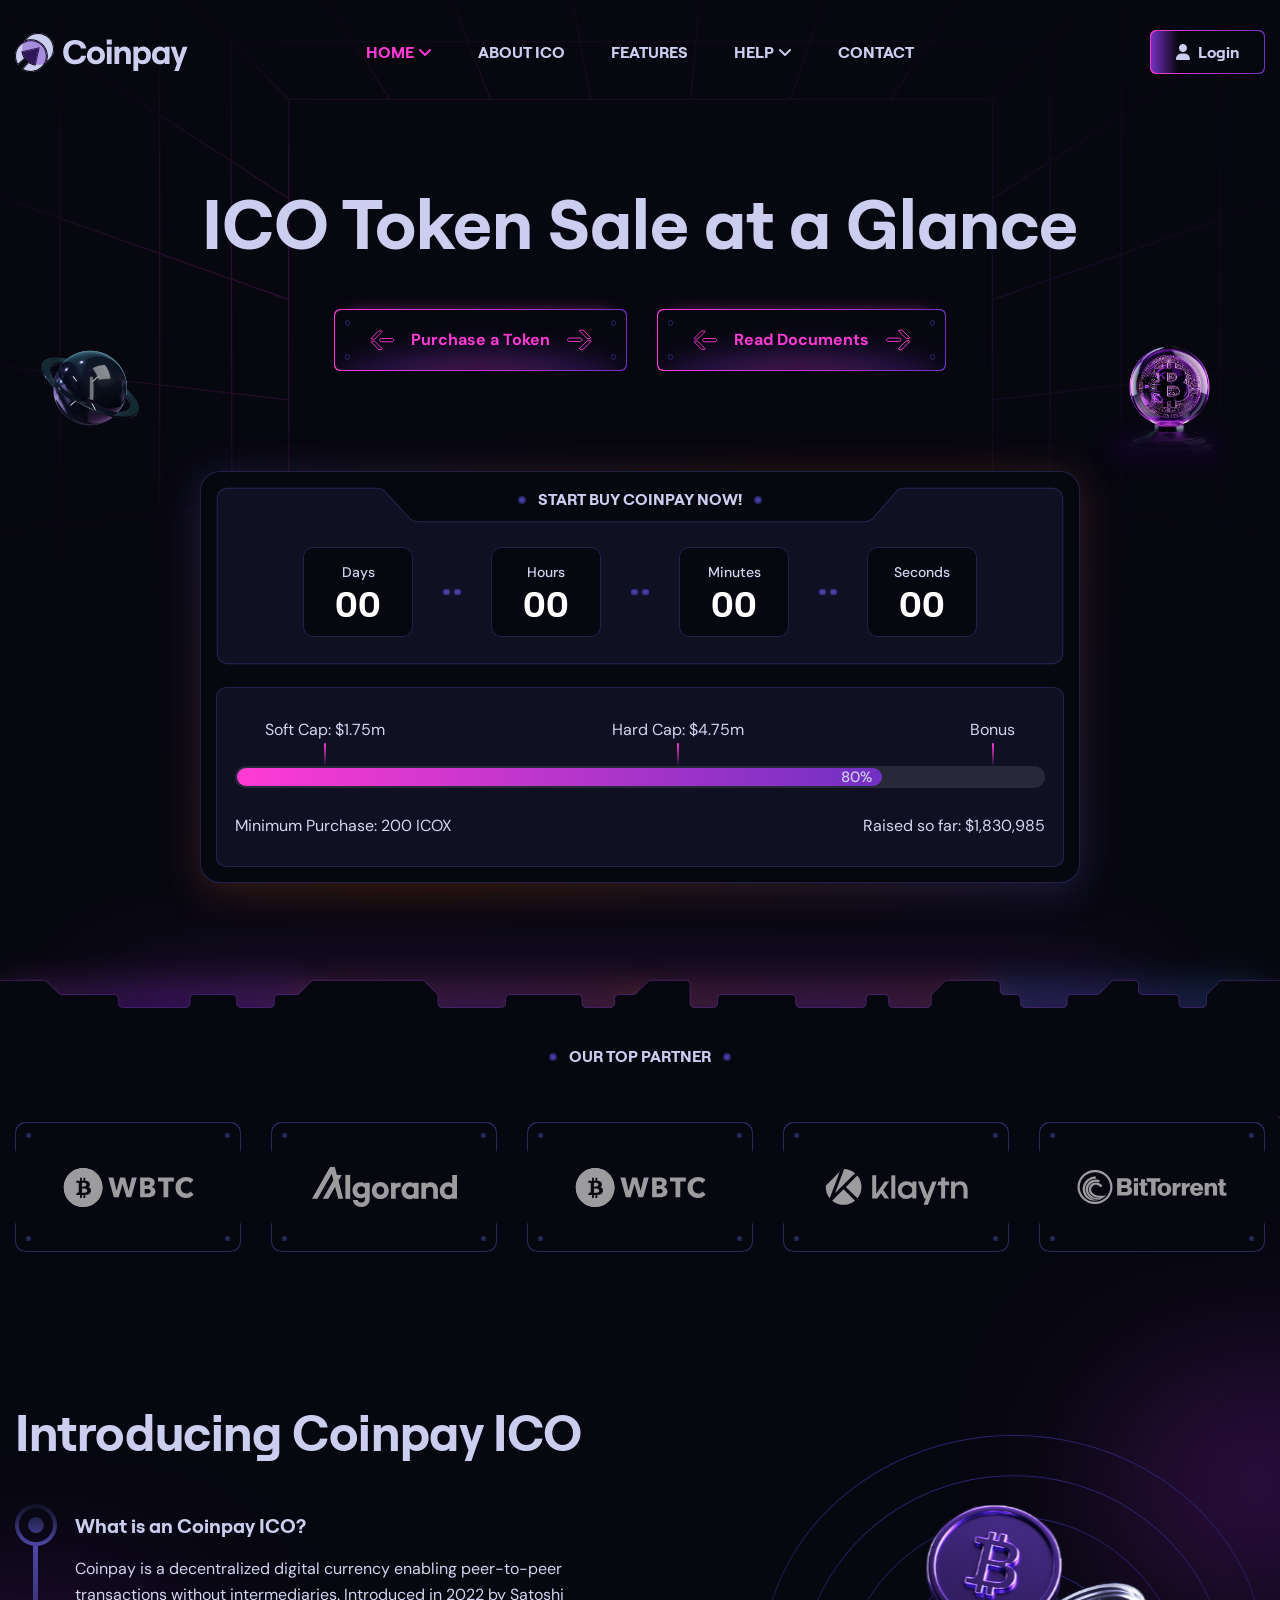
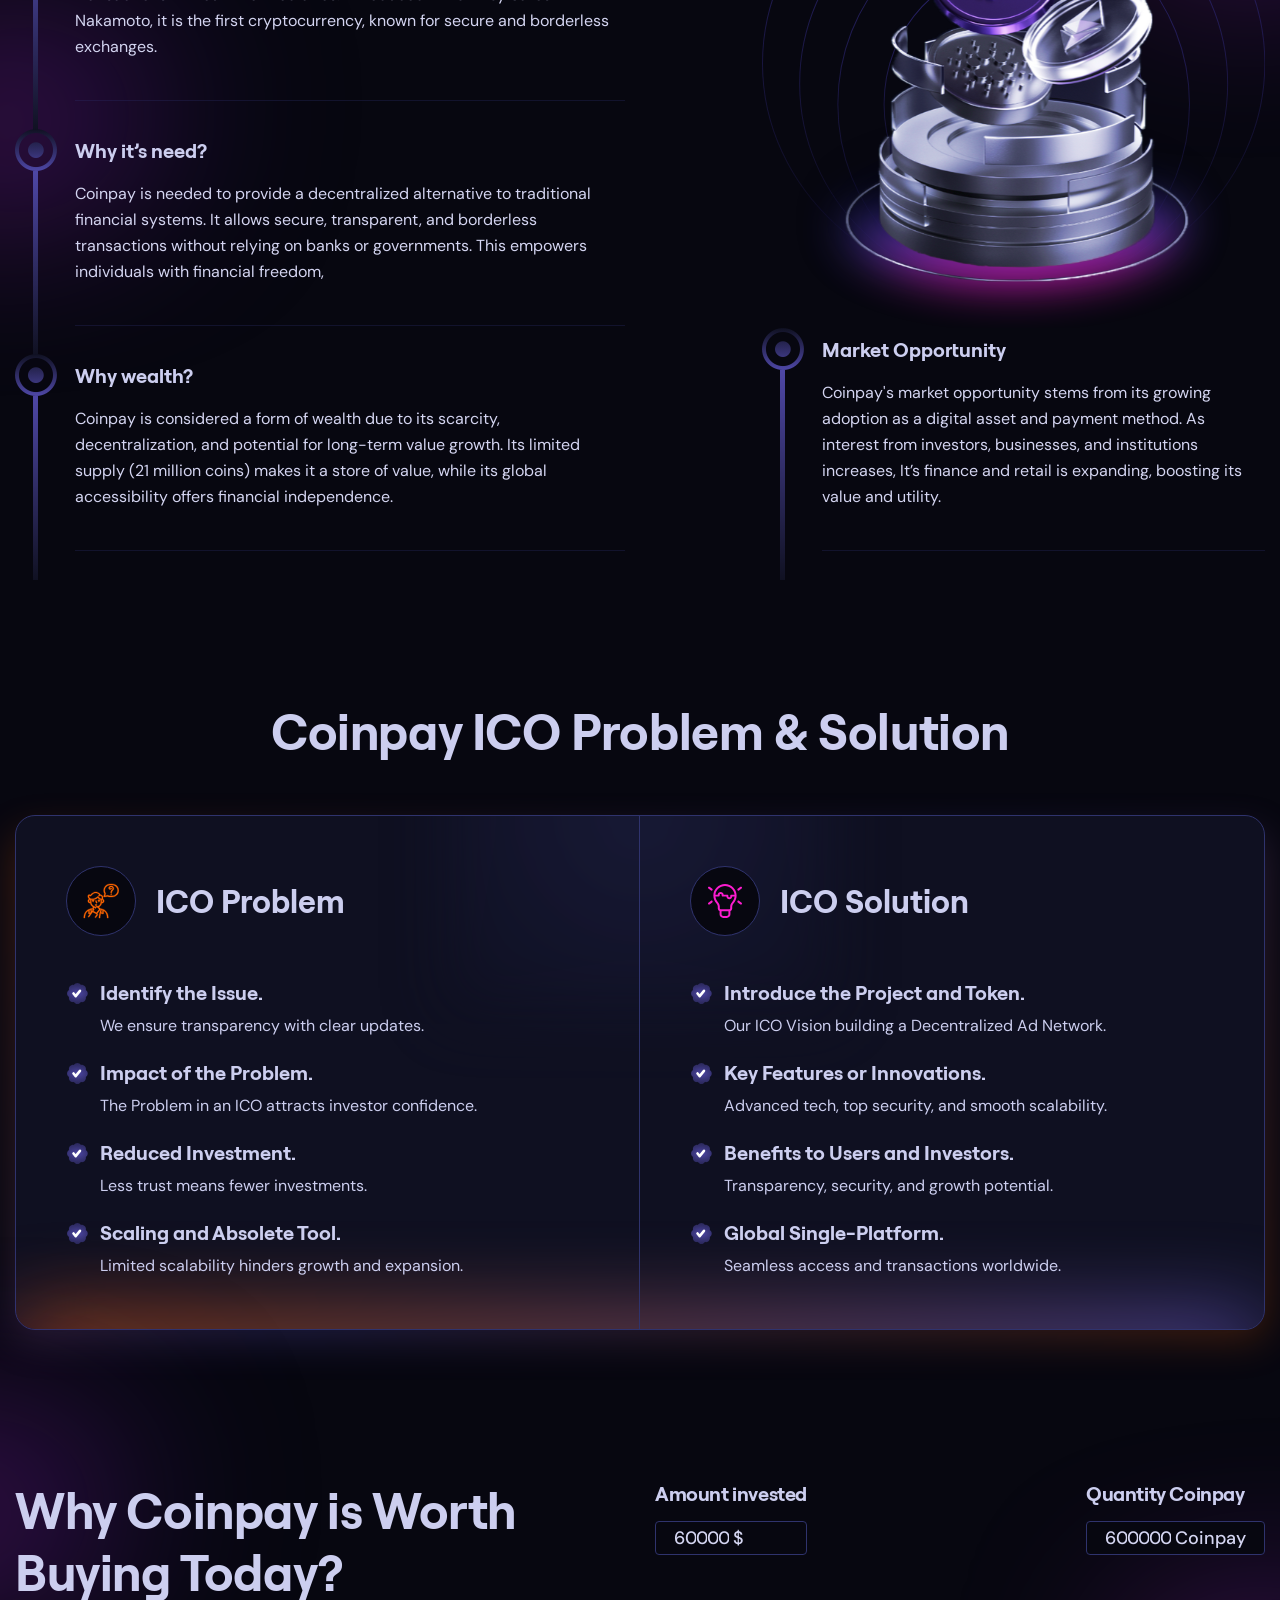
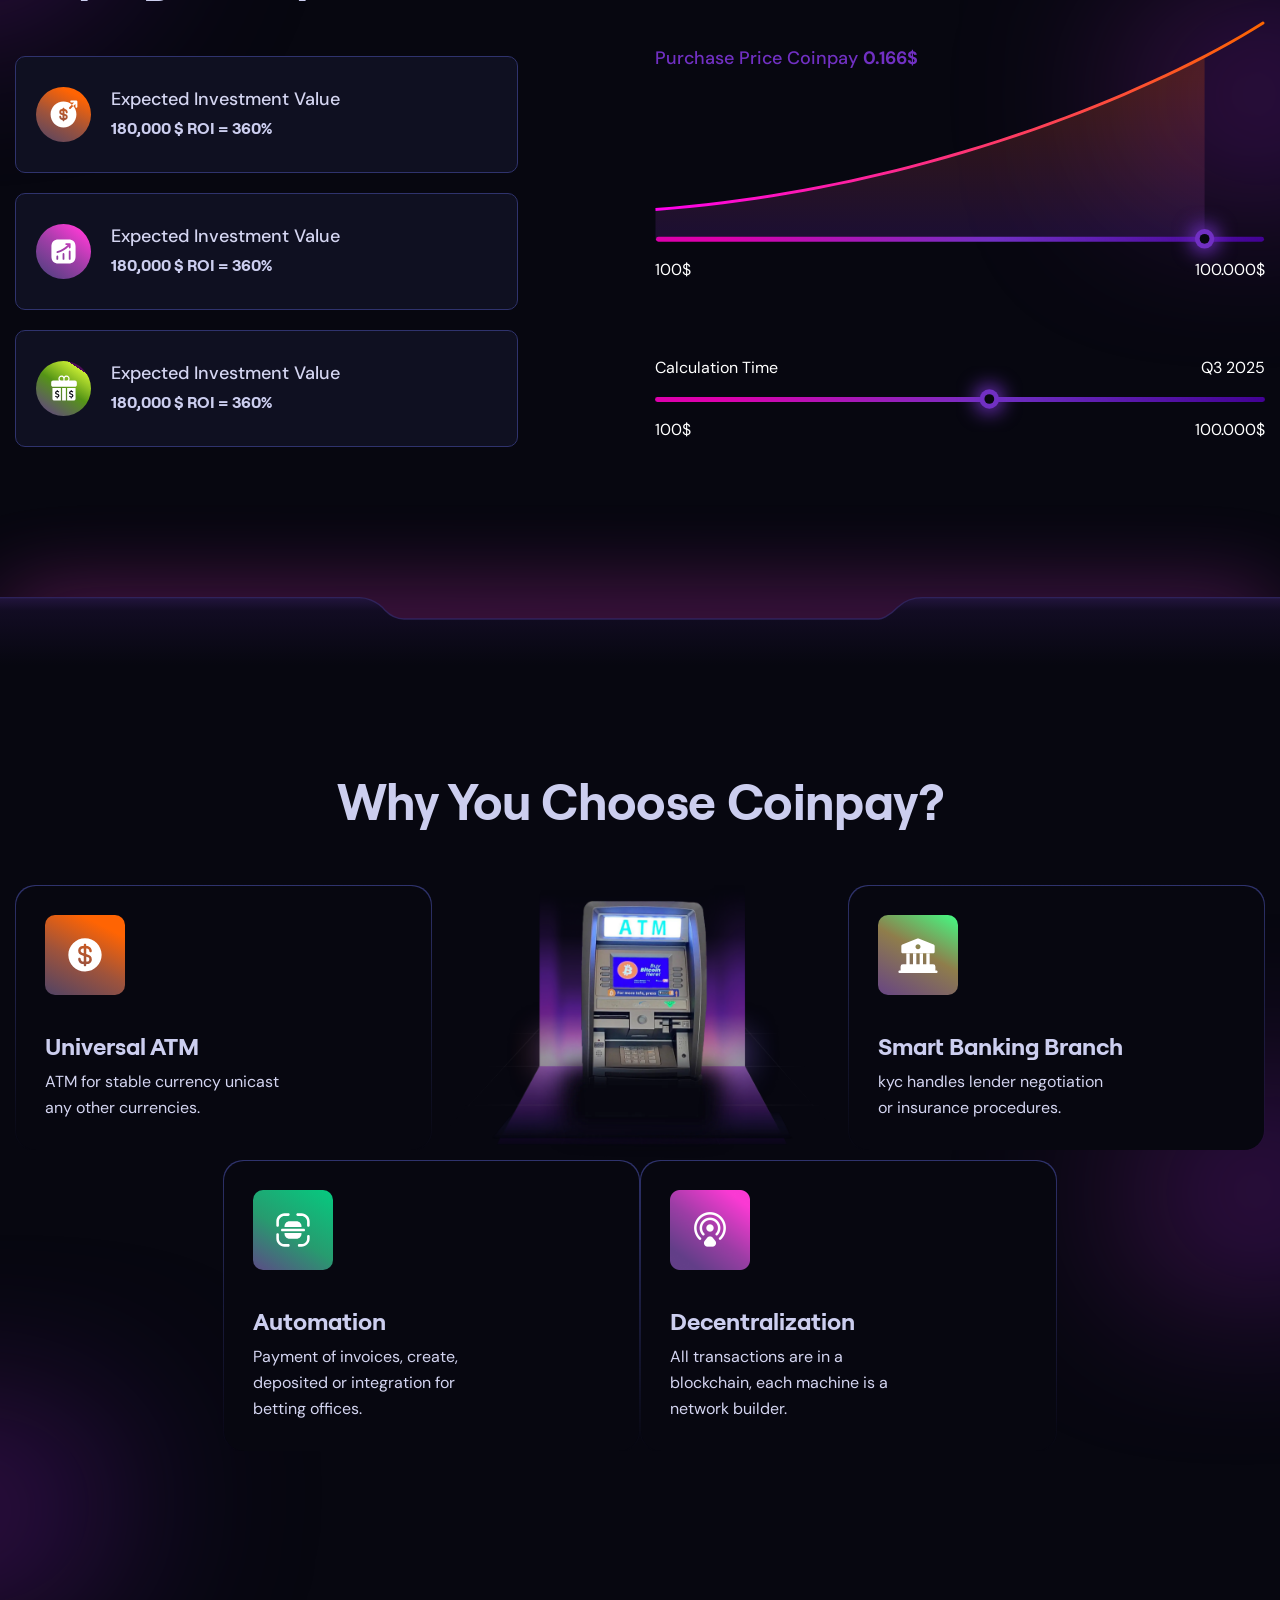
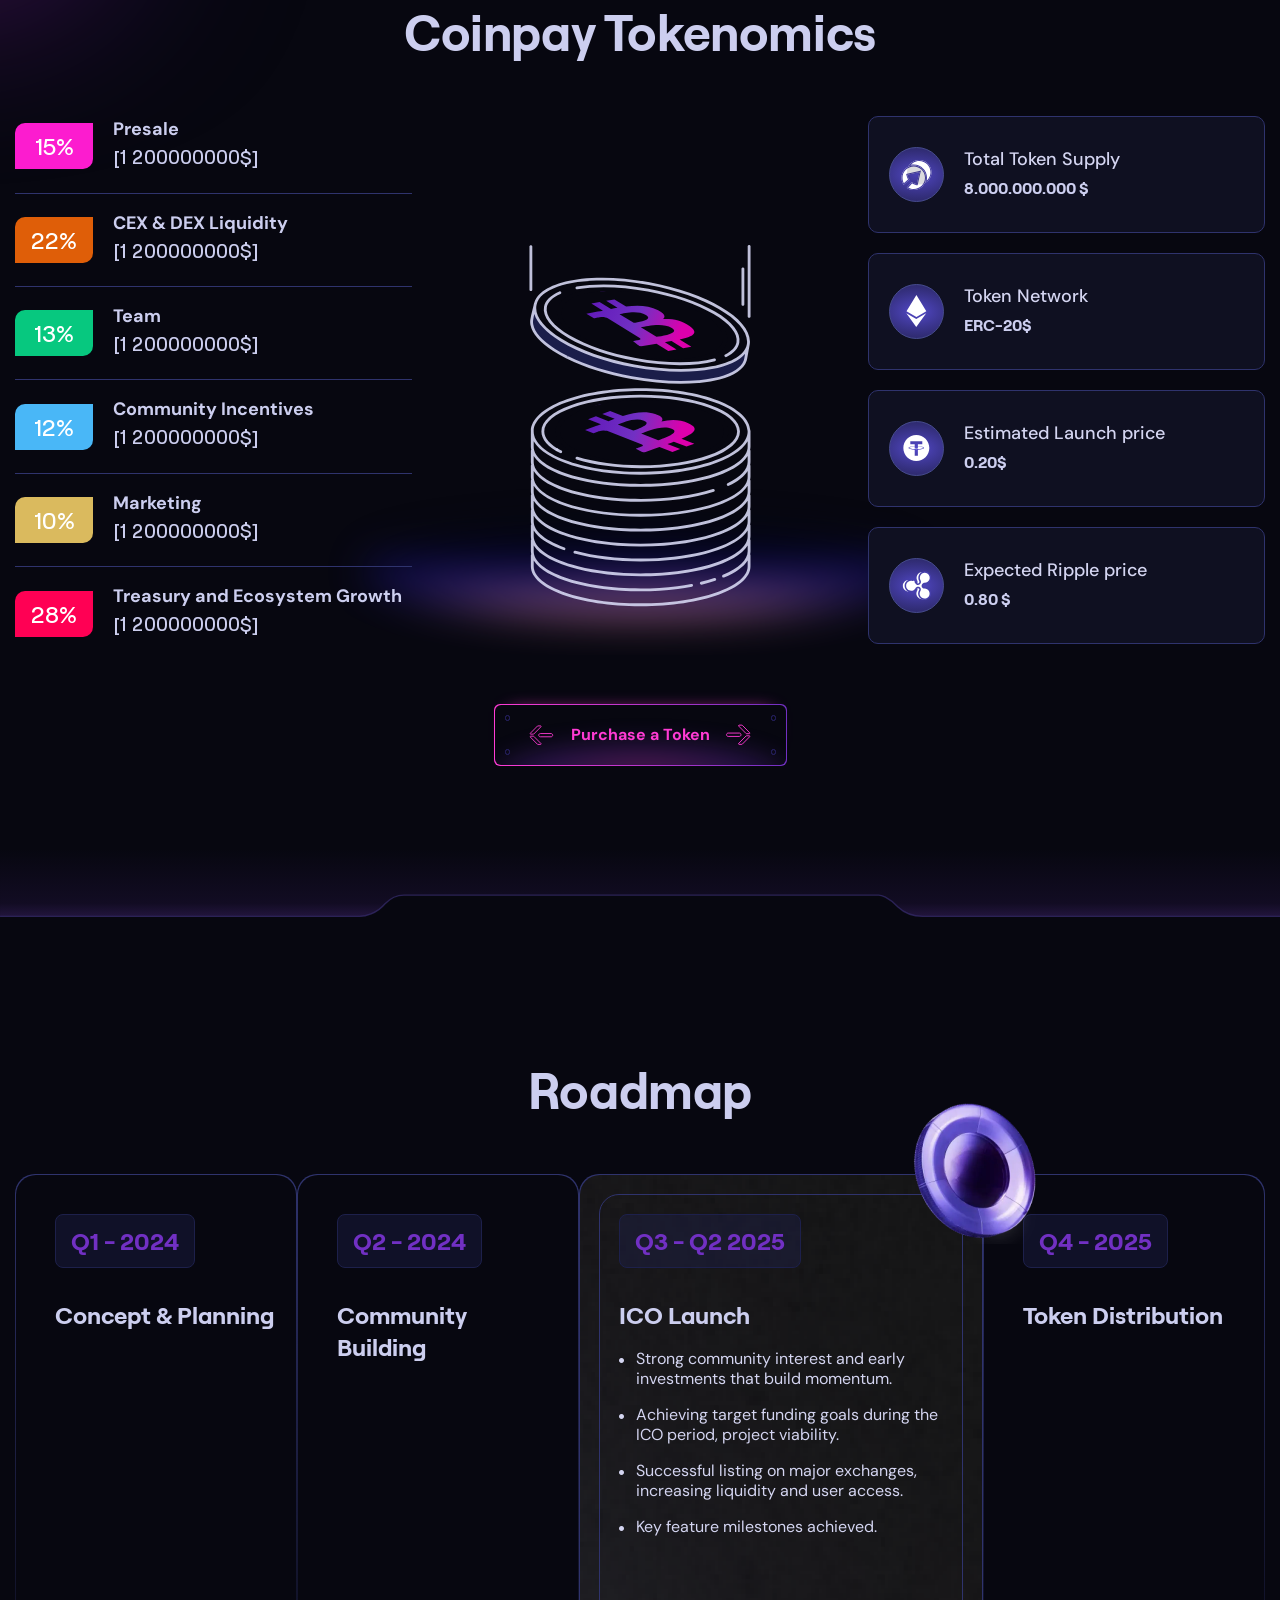
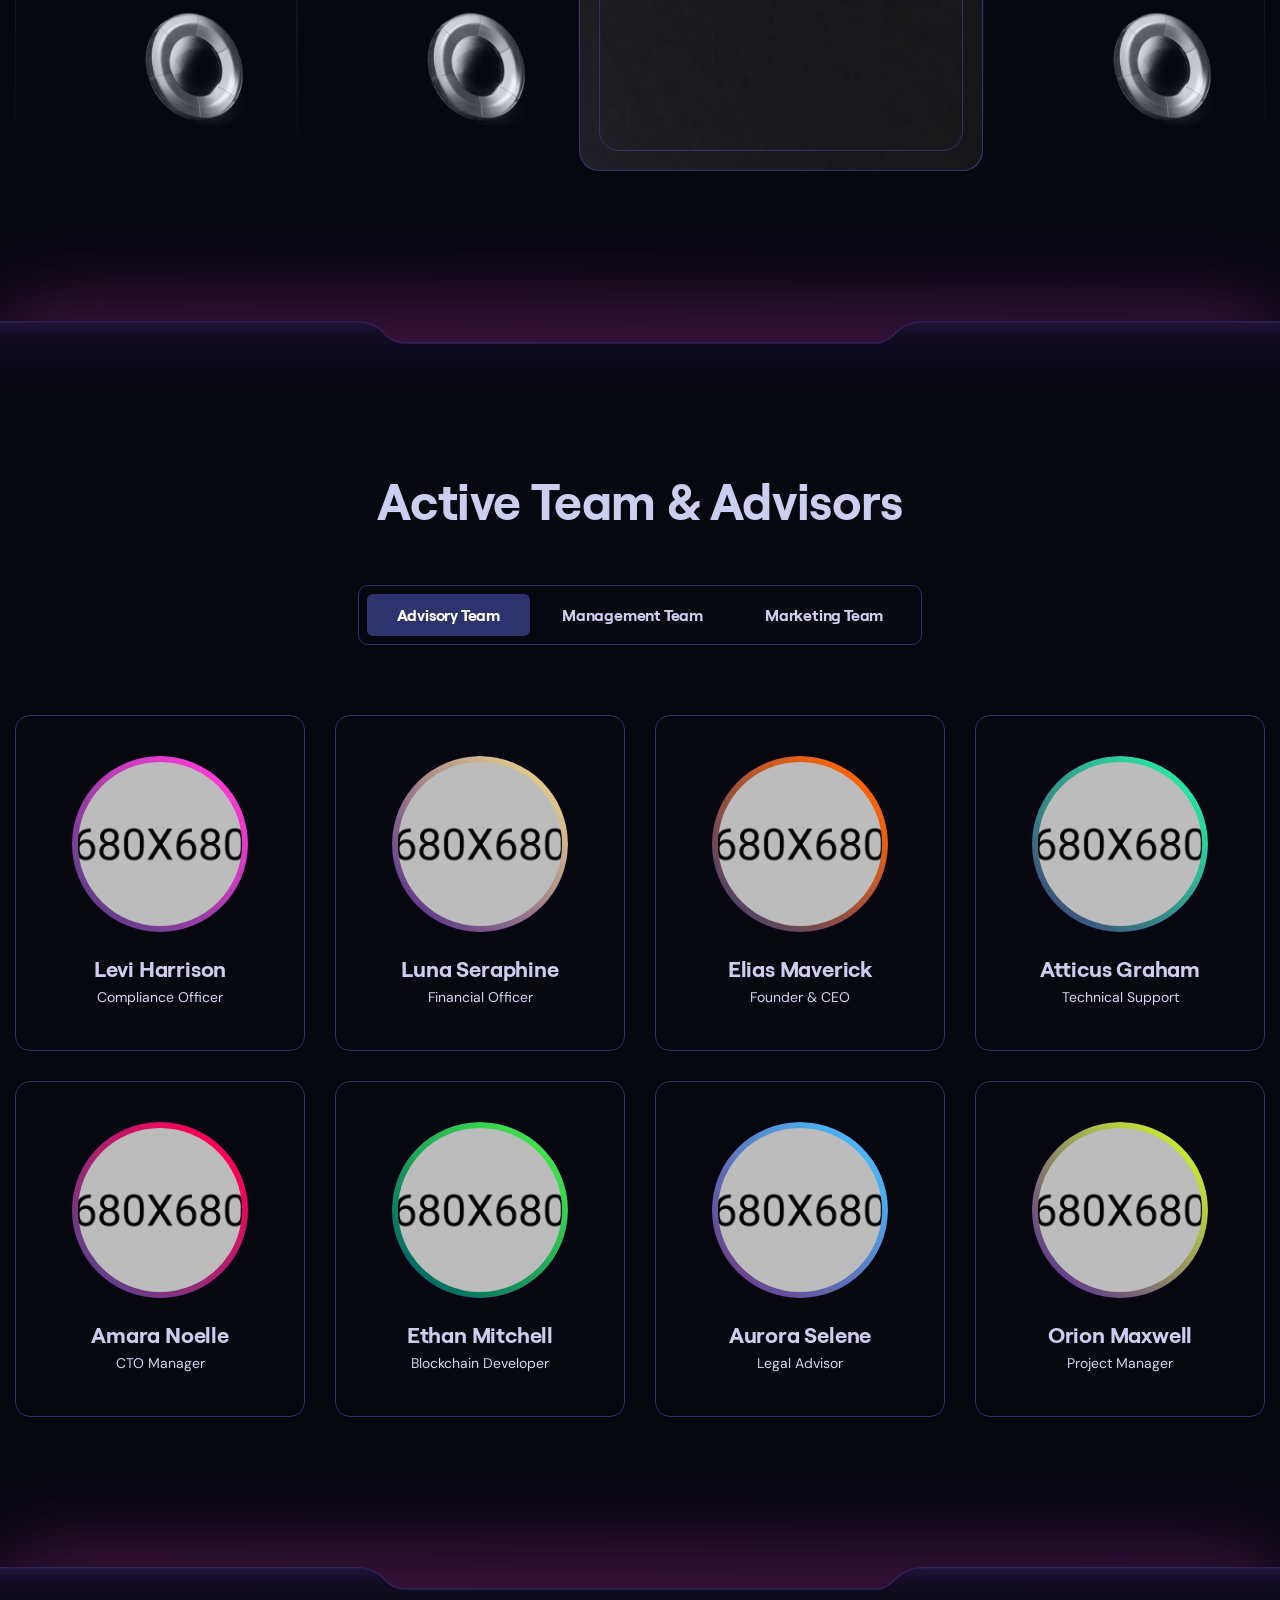
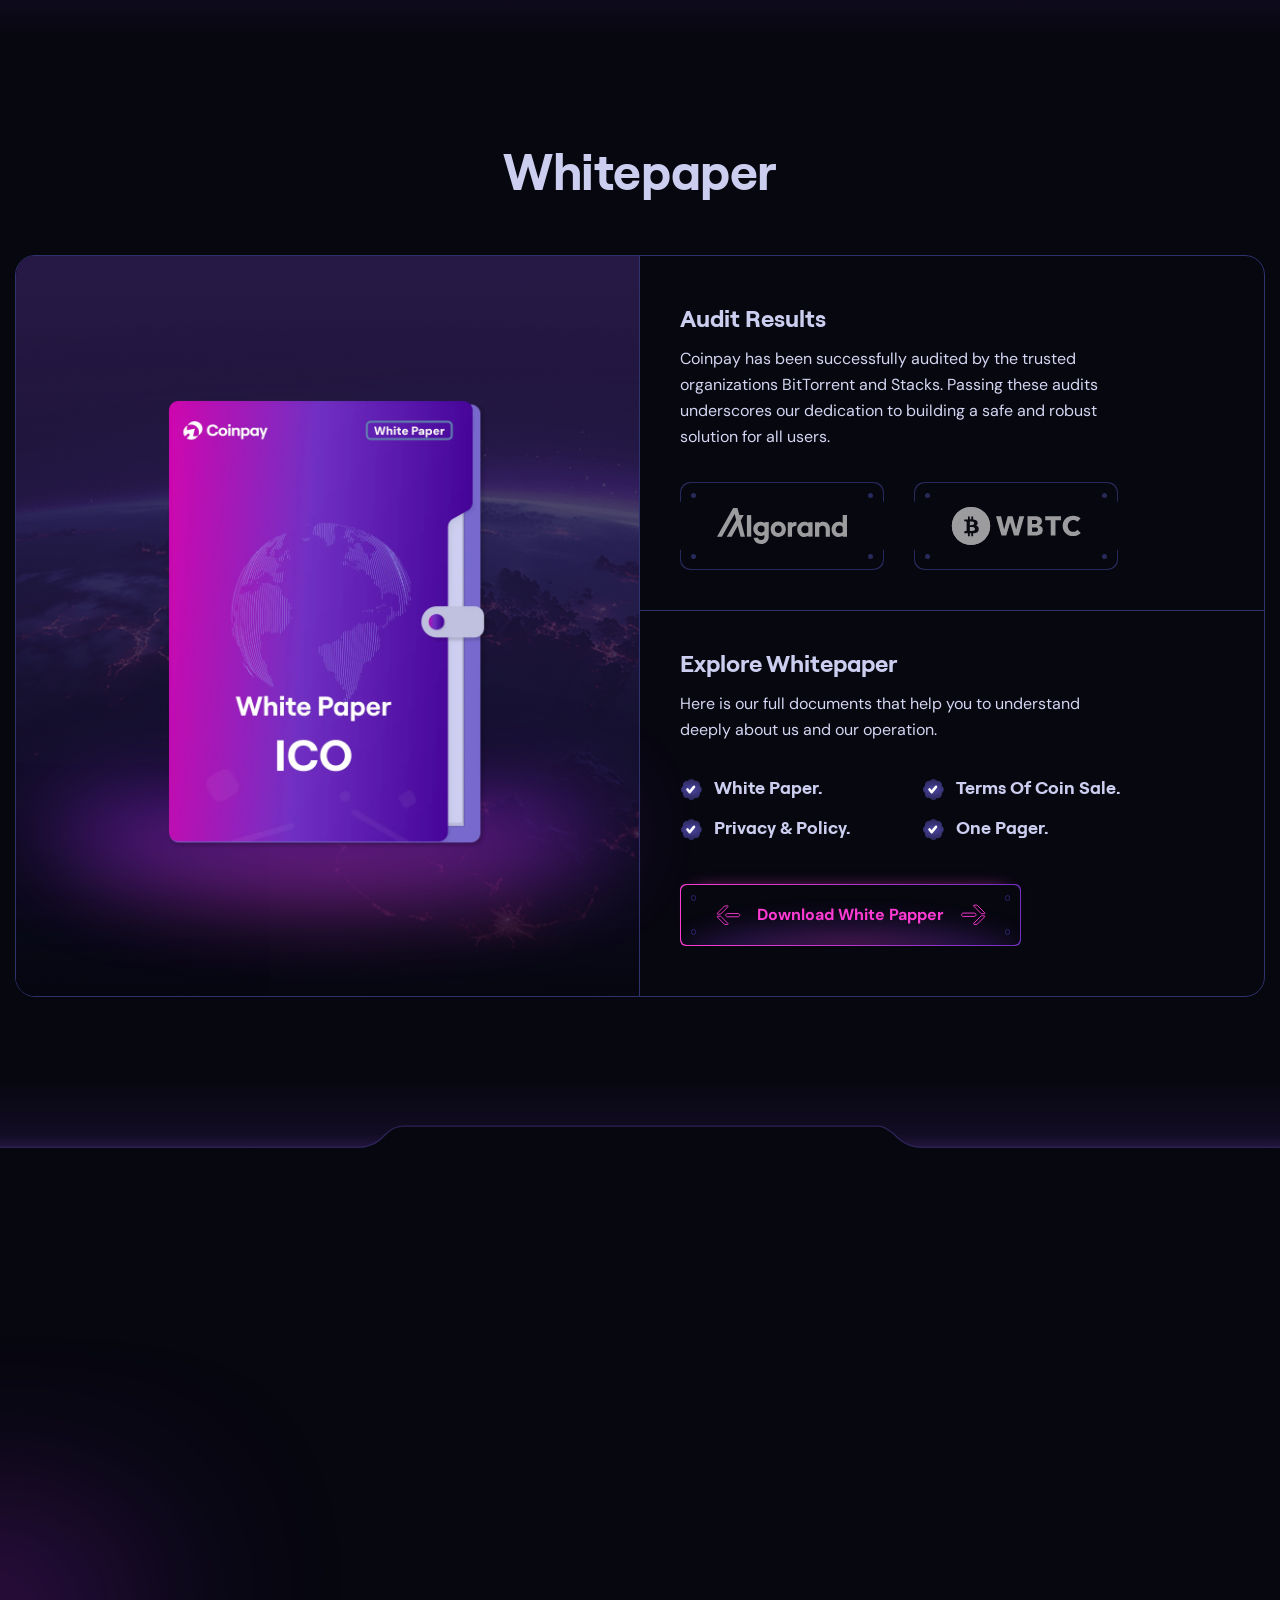
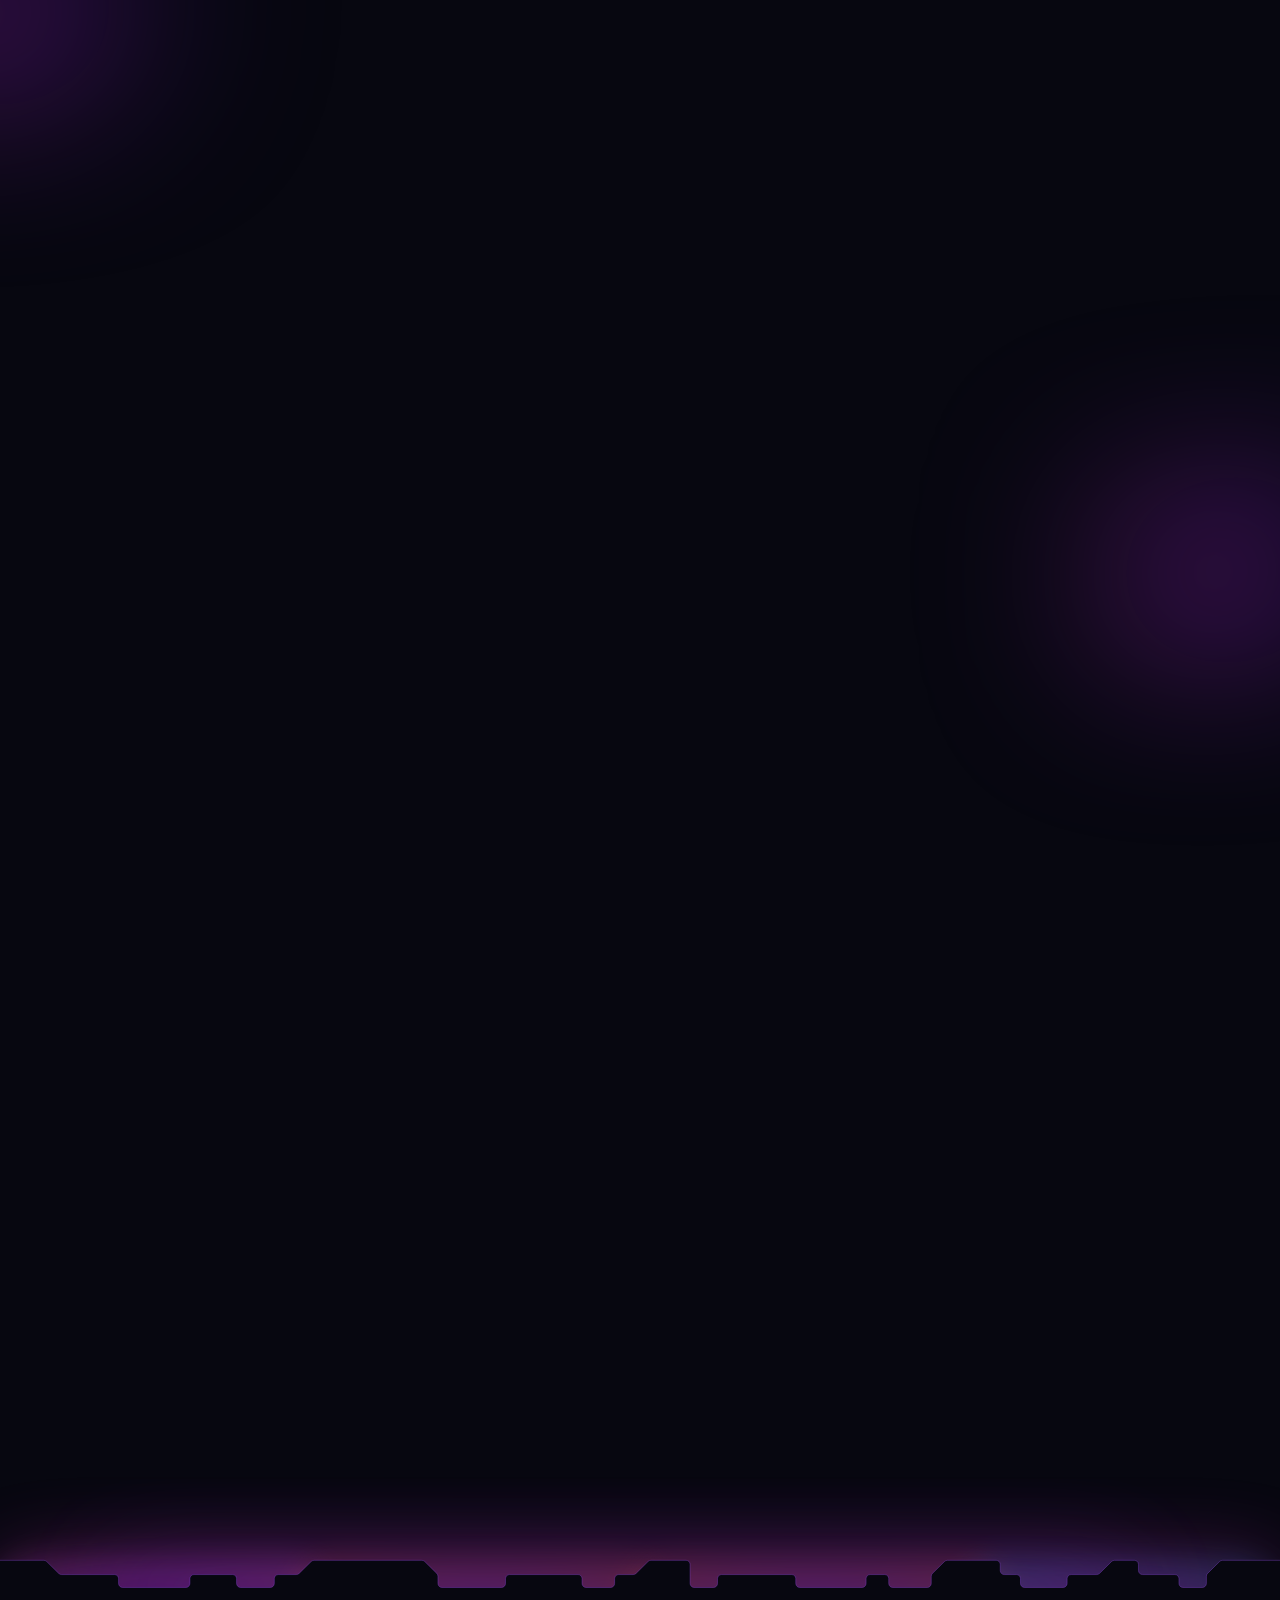
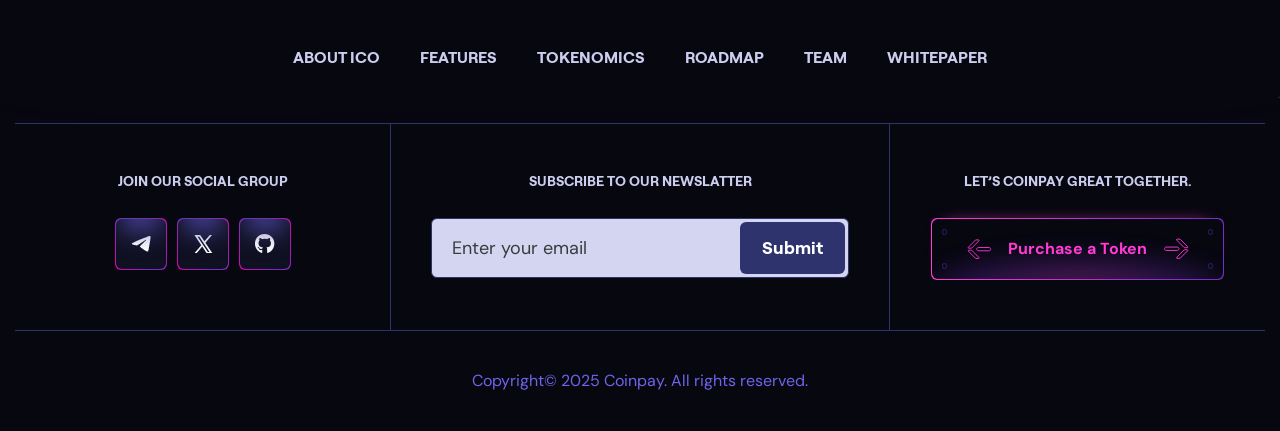
<file: index_ico.html>
<!doctype html>
<html lang="en">

  <head>

    <meta charset="utf-8">
    <meta name="viewport" content="width=device-width, initial-scale=1, shrink-to-fit=no">
    <meta http-equiv="x-ua-compatible" content="ie=edge">
    <meta name="thumbnail" content="assets/images/ico_template_thumbnail.webp">
    <meta name="description" content="Coinpay - Site Template">
    <meta name="keywords" content="Crypto Currency Bootstrap Site Template">
    <meta name="author" content="xpressbuddy">

    <title>ICO - Coinpay - Site Template</title>
    <link rel="shortcut icon" href="assets/images/site_logo/favicon_1.svg">

    <!-- Fraimwork - CSS Include -->
    <link rel="stylesheet" type="text/css" href="assets/css/bootstrap.min.css">

    <!-- Icon Font - CSS Include -->
    <link rel="stylesheet" type="text/css" href="assets/css/fontawesome.css">

    <!-- Animation - CSS Include -->
    <link rel="stylesheet" type="text/css" href="assets/css/cursor.css">
    <link rel="stylesheet" type="text/css" href="assets/css/animate.min.css">
    <link rel="stylesheet" type="text/css" href="assets/css/aos.css">

    <!-- Carousel - CSS Include -->
    <link rel="stylesheet" type="text/css" href="assets/css/swiper-bundle.min.css">

    <!-- Video & Image Popup - CSS Include -->
    <link rel="stylesheet" type="text/css" href="assets/css/magnific-popup.min.css">

    <!-- Counter - CSS Include -->
    <link rel="stylesheet" type="text/css" href="assets/css/odometer.min.css">

    <!-- Custom - CSS Include -->
    <link rel="stylesheet" type="text/css" href="assets/css/style.css">

  </head>


  <body class="index_ico">

    <!-- Body Wrap - Start -->
    <div class="page_wrapper">

      <!-- Back To Top - Start -->
      <div class="backtotop">
        <a href="#" class="scroll">
          <i class="fa-solid fa-arrow-up"></i>
        </a>
      </div>
      <!-- Back To Top - End -->

      <!-- Preloader - Start -->
      <div id="preloader">
        <div class="line-1"></div> 
        <div class="line-2"></div> 
        <div class="line-3"></div> 
        <div class="line-4"></div> 
      </div>
      <!-- Preloader - End -->

      <!-- Site Header - Start
      ================================================== -->
      <header class="site_header">
        <div class="nav_wrapper">
          <div class="container">
            <div class="row align-items-center">
              <div class="col-lg-3 col-5 d-flex align-items-center">
                <div class="site_logo">
                  <a class="site_link" href="index.html">
                    <img loading="lazy" src="assets/images/site_logo/site_logo_1.svg" alt="ICO Site Logo">
                  </a>
                </div>
              </div>
              <div class="col-lg-6 col-2">
                <nav class="main_menu navbar navbar-expand-lg">
                  <div class="main_menu_inner collapse navbar-collapse justify-content-center" id="main_menu_dropdown">
                    <ul class="main_menu_list unordered_list text-uppercase">
                      <li class="dropdown active">
                        <a class="nav-link" href="#" id="homes_submenu" role="button" data-bs-toggle="dropdown" aria-expanded="false">
                          <span class="nav_link_label" data-text="Home">Home</span>
                          <span class="nav_link_icon">
                            <i class="fa-solid fa-angle-down"></i>
                          </span>
                        </a>
                        <ul class="dropdown-menu" aria-labelledby="homes_submenu">
                          <li class="active">
                            <a class="dropdown-item" href="index_ico.html">
                              <span class="nav_link_label">Coinpay ICO</span>
                            </a>
                          </li>
                          <li>
                            <a class="dropdown-item" href="index_memecoin.html">
                              <span class="nav_link_label">Memecoin</span>
                            </a>
                          </li>
                          <li>
                            <a class="dropdown-item" href="index_pepecoin.html">
                              <span class="nav_link_label">Pepecoin</span>
                            </a>
                          </li>
                        </ul>
                      </li>
                      <li>
                        <a class="nav-link scrollspy_btn" href="#id_ico_about_section">
                          <span class="nav_link_label" data-text="About ICO">About ICO</span>
                        </a>
                      </li>
                      <li>
                        <a class="nav-link scrollspy_btn" href="#id_ico_service_section">
                          <span class="nav_link_label" data-text="Features">Features</span>
                        </a>
                      </li>
                      <li class="dropdown">
                        <a class="nav-link" href="#" id="help_submenu" role="button" data-bs-toggle="dropdown" aria-expanded="false">
                          <span class="nav_link_label" data-text="Help">Help</span>
                          <span class="nav_link_icon">
                            <i class="fa-solid fa-angle-down"></i>
                          </span>
                        </a>
                        <ul class="dropdown-menu" aria-labelledby="help_submenu">
                          <li>
                            <a class="dropdown-item scrollspy_btn" href="#id_ico_roadmap_section">
                              <span class="nav_link_label">Roadmap</span>
                            </a>
                          </li>
                          <li class="dropdown">
                            <a class="dropdown-item" href="#" id="blog_submenu" role="button" data-bs-toggle="dropdown" aria-expanded="false">
                              <span class="nav_link_label" data-text="Blog">Blog</span>
                              <span class="nav_link_icon">
                                <i class="fa-solid fa-angle-right"></i>
                              </span>
                            </a>
                            <ul class="dropdown-menu" aria-labelledby="blog_submenu">
                              <li>
                                <a class="dropdown-item" href="blog.html">
                                  <span class="nav_link_label">Blogs</span>
                                </a>
                              </li>
                              <li>
                                <a class="dropdown-item" href="blog_details.html">
                                  <span class="nav_link_label">Blog Details</span>
                                </a>
                              </li>
                            </ul>
                          </li>
                          <li>
                            <a class="dropdown-item" href="contact.html">
                              <span class="nav_link_label">Help Center</span>
                            </a>
                          </li>
                          <li class="dropdown">
                            <a class="dropdown-item" href="#" id="register_submenu" role="button" data-bs-toggle="dropdown" aria-expanded="false">
                              <span class="nav_link_label" data-text="Blog">My Account</span>
                              <span class="nav_link_icon">
                                <i class="fa-solid fa-angle-right"></i>
                              </span>
                            </a>
                            <ul class="dropdown-menu" aria-labelledby="register_submenu">
                              <li>
                                <a class="dropdown-item" href="sign_in.html">
                                  <span class="nav_link_label">Sign In</span>
                                </a>
                              </li>
                              <li>
                                <a class="dropdown-item" href="sign_up.html">
                                  <span class="nav_link_label">Sign Up</span>
                                </a>
                              </li>
                            </ul>
                          </li>
                        </ul>
                      </li>
                      <li>
                        <a class="nav-link" href="contact.html">
                          <span class="nav_link_label" data-text="Contact">Contact</span>
                        </a>
                      </li>
                    </ul>
                  </div>
                </nav>
              </div>
              <div class="col-lg-3 col-5">
                <ul class="btns_group unordered_list p-0 justify-content-end">
                  <li class="d-lg-none">
                    <button class="mobile_menu_btn" type="button" data-bs-toggle="collapse" data-bs-target="#main_menu_dropdown" aria-expanded="false" aria-label="Toggle navigation">
                      <i class="far fa-bars"></i>
                    </button>
                  </li>
                  <li>
                    <a class="ico_btn_outline" href="sign_in.html">
                      <span class="btn_icon">
                        <i class="fa-solid fa-user"></i>
                      </span>
                      <span class="btn_label">Login</span>
                    </a>
                  </li>
                </ul>
              </div>
            </div>
          </div>
        </div>
      </header>
      <!-- Site Header - End
      ================================================== -->

      <!-- Main Body - Start
      ================================================== -->
      <main class="page_content">

        <!-- Hero Section - Start
        ================================================== -->
        <section class="ico_hero_section section_decoration text-center" style="background-image: url('assets/images/shapes/shape_net_ico_hero_section_bg.svg');">
          <div class="container">
            <h1 class="hero_title" data-aos="fade-up" data-aos-duration="800">
              ICO Token Sale at a Glance
            </h1>
            <ul class="btns_group unordered_list justify-content-center p-0" data-aos="fade-up" data-aos-duration="800" data-aos-delay="100">
              <li>
                <a class="ico_creative_btn" href="#!">
                  <span class="btn_wrapper">
                    <span class="btn_icon_left">
                      <small class="dot_top"></small>
                      <small class="dot_bottom"></small>
                      <svg class="icon_arrow_left" viewBox="0 0 28 23" xmlns="http://www.w3.org/2000/svg">
                        <path d="M13.4106 20.8083L5.36673 12.6878C5.26033 12.5804 5.11542 12.52 4.96423 12.52H1.84503C1.34158 12.52 1.08822 13.1276 1.44252 13.4852L9.48642 21.6057C9.59281 21.7131 9.73773 21.7736 9.88892 21.7736H13.0081C13.5116 21.7736 13.7649 21.166 13.4106 20.8083Z"/>
                        <path d="M12.6803 9.57324H24.71C25.7116 9.57324 26.5234 10.3851 26.5234 11.3866C26.5234 12.3882 25.7116 13.2 24.71 13.2H12.6803C11.6788 13.2 10.8669 12.3882 10.8669 11.3866C10.8669 10.3851 11.6788 9.57324 12.6803 9.57324Z"/>
                        <path d="M1.44252 9.28834L9.48641 1.16784C9.59281 1.06043 9.73772 1 9.88891 1H13.0081C13.5116 1 13.7649 1.60758 13.4106 1.96525L5.36672 10.0858C5.26033 10.1932 5.11541 10.2536 4.96422 10.2536H1.84502C1.34158 10.2536 1.08822 9.64601 1.44252 9.28834Z"/>
                      </svg>
                    </span>
                    <span class="btn_label">Purchase a Token</span>
                    <span class="btn_icon_right">
                      <small class="dot_top"></small>
                      <small class="dot_bottom"></small>
                      <svg class="icon_arrow_right" viewBox="0 0 27 23" xmlns="http://www.w3.org/2000/svg">
                        <path d="M13.6558 2.19168L21.6997 10.3122C21.8061 10.4196 21.951 10.48 22.1022 10.48H25.2214C25.7248 10.48 25.9782 9.87238 25.6239 9.51478L17.58 1.39428C17.4736 1.28688 17.3287 1.22638 17.1775 1.22638H14.0583C13.5548 1.22638 13.3015 1.83398 13.6558 2.19168Z"/>
                        <path d="M14.3861 13.4268H2.35637C1.35486 13.4268 0.542969 12.6149 0.542969 11.6134C0.542969 10.6118 1.35486 9.79996 2.35637 9.79996H14.3861C15.3876 9.79996 16.1995 10.6118 16.1995 11.6134C16.1995 12.6149 15.3876 13.4268 14.3861 13.4268Z"/>
                        <path d="M25.6239 13.7117L17.58 21.8322C17.4736 21.9396 17.3287 22 17.1775 22H14.0583C13.5548 22 13.3015 21.3924 13.6558 21.0347L21.6997 12.9142C21.8061 12.8068 21.951 12.7464 22.1022 12.7464H25.2214C25.7248 12.7464 25.9782 13.354 25.6239 13.7117Z"/>
                      </svg>
                    </span>
                  </span>
                </a>
              </li>
              <li>
                <a class="ico_creative_btn" href="#!">
                  <span class="btn_wrapper">
                    <span class="btn_icon_left">
                      <small class="dot_top"></small>
                      <small class="dot_bottom"></small>
                      <svg class="icon_arrow_left" viewBox="0 0 28 23" xmlns="http://www.w3.org/2000/svg">
                        <path d="M13.4106 20.8083L5.36673 12.6878C5.26033 12.5804 5.11542 12.52 4.96423 12.52H1.84503C1.34158 12.52 1.08822 13.1276 1.44252 13.4852L9.48642 21.6057C9.59281 21.7131 9.73773 21.7736 9.88892 21.7736H13.0081C13.5116 21.7736 13.7649 21.166 13.4106 20.8083Z"/>
                        <path d="M12.6803 9.57324H24.71C25.7116 9.57324 26.5234 10.3851 26.5234 11.3866C26.5234 12.3882 25.7116 13.2 24.71 13.2H12.6803C11.6788 13.2 10.8669 12.3882 10.8669 11.3866C10.8669 10.3851 11.6788 9.57324 12.6803 9.57324Z"/>
                        <path d="M1.44252 9.28834L9.48641 1.16784C9.59281 1.06043 9.73772 1 9.88891 1H13.0081C13.5116 1 13.7649 1.60758 13.4106 1.96525L5.36672 10.0858C5.26033 10.1932 5.11541 10.2536 4.96422 10.2536H1.84502C1.34158 10.2536 1.08822 9.64601 1.44252 9.28834Z"/>
                      </svg>
                    </span>
                    <span class="btn_label">Read Documents</span>
                    <span class="btn_icon_right">
                      <small class="dot_top"></small>
                      <small class="dot_bottom"></small>
                      <svg class="icon_arrow_right" viewBox="0 0 27 23" xmlns="http://www.w3.org/2000/svg">
                        <path d="M13.6558 2.19168L21.6997 10.3122C21.8061 10.4196 21.951 10.48 22.1022 10.48H25.2214C25.7248 10.48 25.9782 9.87238 25.6239 9.51478L17.58 1.39428C17.4736 1.28688 17.3287 1.22638 17.1775 1.22638H14.0583C13.5548 1.22638 13.3015 1.83398 13.6558 2.19168Z"/>
                        <path d="M14.3861 13.4268H2.35637C1.35486 13.4268 0.542969 12.6149 0.542969 11.6134C0.542969 10.6118 1.35486 9.79996 2.35637 9.79996H14.3861C15.3876 9.79996 16.1995 10.6118 16.1995 11.6134C16.1995 12.6149 15.3876 13.4268 14.3861 13.4268Z"/>
                        <path d="M25.6239 13.7117L17.58 21.8322C17.4736 21.9396 17.3287 22 17.1775 22H14.0583C13.5548 22 13.3015 21.3924 13.6558 21.0347L21.6997 12.9142C21.8061 12.8068 21.951 12.7464 22.1022 12.7464H25.2214C25.7248 12.7464 25.9782 13.354 25.6239 13.7117Z"/>
                      </svg>
                    </span>
                  </span>
                </a>
              </li>
            </ul>
            <div data-aos="fade-up" data-aos-duration="600" data-aos-delay="200">
              <div class="ico_countdown_progress_box">
                <div class="ico_heading_block text-center mb-0">
                  <h2 class="highlight_title mb-0">
                    Start buy coinpay now!
                  </h2>
                </div>
                <ul class="countdown_timer_block unordered_list justify-content-center" data-countdown="2026/3/24" style="background-image: url('assets/images/shapes/shape_bg_ico_countdown.svg')"></ul>
                <div class="ico_progress">
                  <ul class="progress_range_step unordered_list justify-content-between">
                    <li>Soft Cap: $1.75m</li>
                    <li>Hard Cap: $4.75m</li>
                    <li>Bonus</li>
                  </ul>
                  <div class="progress">
                    <div class="progress-bar" role="progressbar" aria-valuenow="80" aria-valuemin="0" aria-valuemax="100"></div>
                  </div>
                  <ul class="progress_value unordered_list justify-content-between">
                    <li>Minimum Purchase: 200 ICOX</li>
                    <li>Raised so far: $1,830,985</li>
                  </ul>
                </div>
              </div>
            </div>
          </div>
          <div class="shape_bottom">
            <img src="assets/images/shapes/shape_ico_hero_section_bottom.svg" alt="Bottom Line Shape">
          </div>
          <div class="decoration_item shape_globe">
            <img src="assets/images/shapes/shape_globe.webp" alt="Shape Globe">
          </div>
          <div class="decoration_item shape_coin">
            <img src="assets/images/shapes/shape_coin.webp" alt="Shape Coin">
          </div>
        </section>
        <!-- Hero Section - End
        ================================================== -->

        <!-- Partner Section - Start
        ================================================== -->
        <section class="partner_section">
          <div class="container">
            <div class="ico_heading_block text-center">
              <h2 class="highlight_title mb-0" data-aos="fade-up" data-aos-duration="600">
                Our top Partner
              </h2>
            </div>

            <div class="partner_logo_carousel z-2 position-relative" data-aos="fade-up" data-aos-duration="600" data-aos-delay="200">
              <div class="swiper-wrapper">
                <div class="swiper-slide">
                  <div class="ico_partner_logo">
                    <a class="logo_wrap" href="#!">
                      <img src="assets/images/partners/partner_logo_1.svg" alt="Partner Logo">
                      <span class="dot_1"></span>
                      <span class="dot_2"></span>
                      <span class="dot_3"></span>
                      <span class="dot_4"></span>
                    </a>
                  </div>
                </div>
                <div class="swiper-slide">
                  <div class="ico_partner_logo">
                    <a class="logo_wrap" href="#!">
                      <img src="assets/images/partners/partner_logo_2.svg" alt="Partner Logo">
                      <span class="dot_1"></span>
                      <span class="dot_2"></span>
                      <span class="dot_3"></span>
                      <span class="dot_4"></span>
                    </a>
                  </div>
                </div>
                <div class="swiper-slide">
                  <div class="ico_partner_logo">
                    <a class="logo_wrap" href="#!">
                      <img src="assets/images/partners/partner_logo_3.svg" alt="Partner Logo">
                      <span class="dot_1"></span>
                      <span class="dot_2"></span>
                      <span class="dot_3"></span>
                      <span class="dot_4"></span>
                    </a>
                  </div>
                </div>
                <div class="swiper-slide">
                  <div class="ico_partner_logo">
                    <a class="logo_wrap" href="#!">
                      <img src="assets/images/partners/partner_logo_4.svg" alt="Partner Logo">
                      <span class="dot_1"></span>
                      <span class="dot_2"></span>
                      <span class="dot_3"></span>
                      <span class="dot_4"></span>
                    </a>
                  </div>
                </div>
                <div class="swiper-slide">
                  <div class="ico_partner_logo">
                    <a class="logo_wrap" href="#!">
                      <img src="assets/images/partners/partner_logo_5.svg" alt="Partner Logo">
                      <span class="dot_1"></span>
                      <span class="dot_2"></span>
                      <span class="dot_3"></span>
                      <span class="dot_4"></span>
                    </a>
                  </div>
                </div>
                <div class="swiper-slide">
                  <div class="ico_partner_logo">
                    <a class="logo_wrap" href="#!">
                      <img src="assets/images/partners/partner_logo_6.svg" alt="Partner Logo">
                      <span class="dot_1"></span>
                      <span class="dot_2"></span>
                      <span class="dot_3"></span>
                      <span class="dot_4"></span>
                    </a>
                  </div>
                </div>
                <div class="swiper-slide">
                  <div class="ico_partner_logo">
                    <a class="logo_wrap" href="#!">
                      <img src="assets/images/partners/partner_logo_7.svg" alt="Partner Logo">
                      <span class="dot_1"></span>
                      <span class="dot_2"></span>
                      <span class="dot_3"></span>
                      <span class="dot_4"></span>
                    </a>
                  </div>
                </div>
                <div class="swiper-slide">
                  <div class="ico_partner_logo">
                    <a class="logo_wrap" href="#!">
                      <img src="assets/images/partners/partner_logo_1.svg" alt="Partner Logo">
                      <span class="dot_1"></span>
                      <span class="dot_2"></span>
                      <span class="dot_3"></span>
                      <span class="dot_4"></span>
                    </a>
                  </div>
                </div>
                <div class="swiper-slide">
                  <div class="ico_partner_logo">
                    <a class="logo_wrap" href="#!">
                      <img src="assets/images/partners/partner_logo_2.svg" alt="Partner Logo">
                      <span class="dot_1"></span>
                      <span class="dot_2"></span>
                      <span class="dot_3"></span>
                      <span class="dot_4"></span>
                    </a>
                  </div>
                </div>
                <div class="swiper-slide">
                  <div class="ico_partner_logo">
                    <a class="logo_wrap" href="#!">
                      <img src="assets/images/partners/partner_logo_3.svg" alt="Partner Logo">
                      <span class="dot_1"></span>
                      <span class="dot_2"></span>
                      <span class="dot_3"></span>
                      <span class="dot_4"></span>
                    </a>
                  </div>
                </div>
                <div class="swiper-slide">
                  <div class="ico_partner_logo">
                    <a class="logo_wrap" href="#!">
                      <img src="assets/images/partners/partner_logo_4.svg" alt="Partner Logo">
                      <span class="dot_1"></span>
                      <span class="dot_2"></span>
                      <span class="dot_3"></span>
                      <span class="dot_4"></span>
                    </a>
                  </div>
                </div>
                <div class="swiper-slide">
                  <div class="ico_partner_logo">
                    <a class="logo_wrap" href="#!">
                      <img src="assets/images/partners/partner_logo_5.svg" alt="Partner Logo">
                      <span class="dot_1"></span>
                      <span class="dot_2"></span>
                      <span class="dot_3"></span>
                      <span class="dot_4"></span>
                    </a>
                  </div>
                </div>
                <div class="swiper-slide">
                  <div class="ico_partner_logo">
                    <a class="logo_wrap" href="#!">
                      <img src="assets/images/partners/partner_logo_6.svg" alt="Partner Logo">
                      <span class="dot_1"></span>
                      <span class="dot_2"></span>
                      <span class="dot_3"></span>
                      <span class="dot_4"></span>
                    </a>
                  </div>
                </div>
                <div class="swiper-slide">
                  <div class="ico_partner_logo">
                    <a class="logo_wrap" href="#!">
                      <img src="assets/images/partners/partner_logo_7.svg" alt="Partner Logo">
                      <span class="dot_1"></span>
                      <span class="dot_2"></span>
                      <span class="dot_3"></span>
                      <span class="dot_4"></span>
                    </a>
                  </div>
                </div>
                <div class="swiper-slide">
                  <div class="ico_partner_logo">
                    <a class="logo_wrap" href="#!">
                      <img src="assets/images/partners/partner_logo_2.svg" alt="Partner Logo">
                      <span class="dot_1"></span>
                      <span class="dot_2"></span>
                      <span class="dot_3"></span>
                      <span class="dot_4"></span>
                    </a>
                  </div>
                </div>
              </div>
            </div>
          </div>
        </section>
        <!-- Partner Section - End
        ================================================== -->

        <!-- About Section - Start
        ================================================== -->
        <section id="id_ico_about_section" class="ico_about_section section_space pb-0 section_decoration">
          <div class="container">
            <div class="row justify-content-lg-between">
              <div class="col-lg-6">
                <div class="ico_heading_block" data-aos="fade-up" data-aos-duration="600">
                  <h2 class="heading_text mb-0">
                    Introducing Coinpay ICO
                  </h2>
                </div>
                <ul class="about_ico_block unordered_list_block">
                  <li data-aos="fade-up" data-aos-duration="600" data-aos-delay="100">
                    <h3 class="title_text">
                      What is an Coinpay ICO?
                    </h3>
                    <p class="info_description mb-0">
                      Coinpay is a decentralized digital currency enabling peer-to-peer transactions without intermediaries. Introduced in 2022 by Satoshi Nakamoto, it is the first cryptocurrency, known for secure and borderless exchanges.
                    </p>
                  </li>
                  <li data-aos="fade-up" data-aos-duration="600" data-aos-delay="200">
                    <h3 class="title_text">
                      Why it’s need?
                    </h3>
                    <p class="info_description mb-0">
                      Coinpay is needed to provide a decentralized alternative to traditional financial systems. It allows secure, transparent, and borderless transactions without relying on banks or governments. This empowers individuals with financial freedom, 
                    </p>
                  </li>
                  <li data-aos="fade-up" data-aos-duration="600" data-aos-delay="300">
                    <h3 class="title_text">
                      Why wealth?
                    </h3>
                    <p class="info_description mb-0">
                      Coinpay is considered a form of wealth due to its scarcity, decentralization, and potential for long-term value growth. Its limited supply (21 million coins) makes it a store of value, while its global accessibility offers financial independence. 
                    </p>
                  </li>
                </ul>
              </div>
              <div class="col-lg-5 d-lg-flex flex-lg-column-reverse">
                <ul class="about_ico_block unordered_list_block">
                  <li data-aos="fade-up" data-aos-duration="600" data-aos-delay="100">
                    <h3 class="title_text">
                      Market Opportunity
                    </h3>
                    <p class="info_description mb-0">
                      Coinpay's market opportunity stems from its growing adoption as a digital asset and payment method. As interest from investors, businesses, and institutions increases, It’s finance and retail is expanding, boosting its value and utility.
                    </p>
                  </li>
                </ul>
                <div class="ico_about_image text-center">
                  <div class="ripple_shape mb-lg-5">
                    <svg viewBox="0 0 501 455" fill="none" xmlns="http://www.w3.org/2000/svg">
                      <path d="M500.5 227.5C500.5 352.824 388.618 454.5 250.5 454.5C112.382 454.5 0.5 352.824 0.5 227.5C0.5 102.176 112.382 0.5 250.5 0.5C388.618 0.5 500.5 102.176 500.5 227.5Z" stroke="url(#sro_paint0)"/>
                      <path d="M463.5 247.5C463.5 361.81 368.15 454.5 250.5 454.5C132.85 454.5 37.5 361.81 37.5 247.5C37.5 133.19 132.85 40.5 250.5 40.5C368.15 40.5 463.5 133.19 463.5 247.5Z" stroke="url(#sro_paint1)"/>
                      <path d="M425.5 268C425.5 371.031 347.12 454.5 250.5 454.5C153.88 454.5 75.5 371.031 75.5 268C75.5 164.969 153.88 81.5 250.5 81.5C347.12 81.5 425.5 164.969 425.5 268Z" stroke="url(#sro_paint2)"/>
                      <path d="M379.5 268C379.5 343.97 321.715 405.5 250.5 405.5C179.285 405.5 121.5 343.97 121.5 268C121.5 192.03 179.285 130.5 250.5 130.5C321.715 130.5 379.5 192.03 379.5 268Z" stroke="url(#sro_paint3)"/>
                      <defs>
                        <linearGradient id="sro_paint0" x1="250.5" y1="0" x2="250.5" y2="455" gradientUnits="userSpaceOnUse">
                          <stop offset="0" stop-color="#2A246D"/>
                          <stop offset="1" stop-color="#2A246D" stop-opacity="0"/>
                        </linearGradient>
                        <linearGradient id="sro_paint1" x1="250.5" y1="40" x2="250.5" y2="455" gradientUnits="userSpaceOnUse">
                          <stop offset="0" stop-color="#2A246D"/>
                          <stop offset="1" stop-color="#2A246D" stop-opacity="0"/>
                        </linearGradient>
                        <linearGradient id="sro_paint2" x1="250.5" y1="81" x2="250.5" y2="455" gradientUnits="userSpaceOnUse">
                          <stop offset="0" stop-color="#2A246D"/>
                          <stop offset="1" stop-color="#2A246D" stop-opacity="0"/>
                        </linearGradient>
                        <linearGradient id="sro_paint3" x1="250.5" y1="130" x2="250.5" y2="406" gradientUnits="userSpaceOnUse">
                          <stop offset="0" stop-color="#2A246D"/>
                          <stop offset="1" stop-color="#2A246D" stop-opacity="0"/>
                        </linearGradient>
                      </defs>
                    </svg>
                  </div>
                  <div class="coin_image">
                    <img src="assets/images/about/about_image.svg" alt="About Image">
                  </div>
                </div>
              </div>
            </div>
          </div>
          <div class="decoration_item shape_shadow_1">
            <img src="assets/images/shapes/shape_poligon.svg" alt="Shape Color Shadow">
          </div>
          <div class="decoration_item shape_shadow_2">
            <img src="assets/images/shapes/shape_poligon.svg" alt="Shape Color Shadow">
          </div>
        </section>
        <!-- About Section - End
        ================================================== -->

        <!-- Problem and Solution Section - Start
        ================================================== -->
        <section class="problem_solution_section section_space pb-0">
          <div class="container">
            <div class="ico_heading_block text-center" data-aos="fade-up" data-aos-duration="600">
              <h2 class="heading_text mb-0">
                Coinpay ICO Problem & Solution
              </h2>
            </div>
            <div class="ico_problem_solution_table" data-aos="fade-up" data-aos-duration="600" data-aos-delay="100">
              <div class="column_wrapper">
                <div class="column_problem">
                  <h3 class="heading_text">
                    <span class="icon">
                      <img src="assets/icons/icon_man_question.svg" alt="Icon Man With Question">
                    </span>
                    <span class="text">ICO Problem</span>
                  </h3>
                  <ul class="iconlist_block unordered_list_block">
                    <li>
                      <span class="iconlist_icon">
                        <img src="assets/icons/icon_check.svg" alt="Icon Check">
                      </span>
                      <span class="iconlist_label">
                        Identify the Issue.
                        <small class="iconlist_info">
                          We ensure transparency with clear updates.
                        </small>
                      </span>
                    </li>
                    <li>
                      <span class="iconlist_icon">
                        <img src="assets/icons/icon_check.svg" alt="Icon Check">
                      </span>
                      <span class="iconlist_label">
                        Impact of the Problem.
                        <small class="iconlist_info">
                          The Problem in an ICO attracts investor confidence.
                        </small>
                      </span>
                    </li>
                    <li>
                      <span class="iconlist_icon">
                        <img src="assets/icons/icon_check.svg" alt="Icon Check">
                      </span>
                      <span class="iconlist_label">
                        Reduced Investment.
                        <small class="iconlist_info">
                          Less trust means fewer investments.
                        </small>
                      </span>
                    </li>
                    <li>
                      <span class="iconlist_icon">
                        <img src="assets/icons/icon_check.svg" alt="Icon Check">
                      </span>
                      <span class="iconlist_label">
                        Scaling and Absolete Tool.
                        <small class="iconlist_info">
                          Limited scalability hinders growth and expansion.
                        </small>
                      </span>
                    </li>
                  </ul>
                </div>
                <div class="column_solution">
                  <h3 class="heading_text">
                    <span class="icon">
                      <img src="assets/icons/icon_bulb.svg" alt="Icon Bulb">
                    </span>
                    <span class="text">ICO Solution</span>
                  </h3>
                  <ul class="iconlist_block unordered_list_block">
                    <li>
                      <span class="iconlist_icon">
                        <img src="assets/icons/icon_check.svg" alt="Icon Check">
                      </span>
                      <span class="iconlist_label">
                        Introduce the Project and Token.
                        <small class="iconlist_info">
                          Our ICO Vision building a Decentralized Ad Network.
                        </small>
                      </span>
                    </li>
                    <li>
                      <span class="iconlist_icon">
                        <img src="assets/icons/icon_check.svg" alt="Icon Check">
                      </span>
                      <span class="iconlist_label">
                        Key Features or Innovations.
                        <small class="iconlist_info">
                          Advanced tech, top security, and smooth scalability.
                        </small>
                      </span>
                    </li>
                    <li>
                      <span class="iconlist_icon">
                        <img src="assets/icons/icon_check.svg" alt="Icon Check">
                      </span>
                      <span class="iconlist_label">
                        Benefits to Users and Investors.
                        <small class="iconlist_info">
                          Transparency, security, and growth potential.
                        </small>
                      </span>
                    </li>
                    <li>
                      <span class="iconlist_icon">
                        <img src="assets/icons/icon_check.svg" alt="Icon Check">
                      </span>
                      <span class="iconlist_label">
                        Global Single-Platform.
                        <small class="iconlist_info">
                          Seamless access and transactions worldwide.
                        </small>
                      </span>
                    </li>
                  </ul>
                </div>
              </div>
            </div>
          </div>
        </section>
        <!-- Problem and Solution Section - End
        ================================================== -->

        <!-- Ico Feature Section - Start
        ================================================== -->
        <section class="ico_feature_section section_space section_decoration">
          <div class="container">
            <div class="row justify-content-lg-between">
              <div class="col-lg-5">
                <div class="ico_heading_block" data-aos="fade-up" data-aos-duration="600">
                  <h2 class="heading_text mb-0">
                    Why Coinpay is Worth Buying Today?
                  </h2>
                </div>
                <ul class="ico_features_group unordered_list_block">
                  <li data-aos="fade-up" data-aos-duration="600" data-aos-delay="100">
                    <div class="ico_iconbox_icon_left">
                      <div class="iconbox_icon">
                        <img src="assets/icons/icon_dollar.svg" alt="Icon Dollar">
                      </div>
                      <div class="iconbox_info">
                        <h3 class="iconbox_title">Expected Investment Value</h3>
                        <p class="iconbox_description mb-0">180,000 $ ROI = 360%</p>
                      </div>
                    </div>
                  </li>
                  <li data-aos="fade-up" data-aos-duration="600" data-aos-delay="200">
                    <div class="ico_iconbox_icon_left">
                      <div class="iconbox_icon">
                        <img src="assets/icons/icon_chart.svg" alt="Icon Chart">
                      </div>
                      <div class="iconbox_info">
                        <h3 class="iconbox_title">Expected Investment Value</h3>
                        <p class="iconbox_description mb-0">180,000 $ ROI = 360%</p>
                      </div>
                    </div>
                  </li>
                  <li data-aos="fade-up" data-aos-duration="600" data-aos-delay="300">
                    <div class="ico_iconbox_icon_left">
                      <div class="iconbox_icon">
                        <img src="assets/icons/icon_gift.svg" alt="Icon Gift">
                      </div>
                      <div class="iconbox_info">
                        <h3 class="iconbox_title">Expected Investment Value</h3>
                        <p class="iconbox_description mb-0">180,000 $ ROI = 360%</p>
                      </div>
                    </div>
                  </li>
                </ul>
              </div>
              <div class="col-lg-6">
                <ul class="ico_investment_value unordered_list justify-content-md-between" data-aos="fade-up" data-aos-duration="600">
                  <li>
                    <h4 class="heading_text">Amount invested</h4>
                    <div class="investment_value">
                      <span class="odometer" data-count="60000">0</span>
                      <span>$</span>
                    </div>
                  </li>
                  <li>
                    <h4 class="heading_text">Quantity Coinpay</h4>
                    <div class="investment_value">
                      <span class="odometer" data-count="600000">0</span>
                      <span>Coinpay</span>
                    </div>
                  </li>
                </ul>

                <div class="ico_coin_purchase_price" data-aos="fade-up" data-aos-duration="600" data-aos-delay="100">
                  <p class="purchase_price_rate mb-0 text-secondary">
                    Purchase Price Coinpay <strong>0.166$</strong>
                  </p>
                  <div class="chart_image">
                    <img src="assets/images/shapes/shape_chart.svg" alt="Shape Chart">
                  </div>
                  <div class="live_values">
                    <span>100$</span>
                    <span>100.000$</span>
                  </div>
                </div>

                <div class="ico_calculation_range" data-aos="fade-up" data-aos-duration="600" data-aos-delay="200">
                  <div class="live_values">
                    <span>Calculation Time</span>
                    <span>Q3 2025</span>
                  </div>
                  <div class="range_image">
                    <img src="assets/images/shapes/shape_range.svg" alt="Shape Range">
                  </div>
                  <div class="live_values">
                    <span>100$</span>
                    <span>100.000$</span>
                  </div>
                </div>
              </div>
            </div>
          </div>
          <div class="decoration_item shape_shadow_1">
            <img src="assets/images/shapes/shape_poligon.svg" alt="Shape Color Shadow">
          </div>
          <div class="decoration_item shape_shadow_2">
            <img src="assets/images/shapes/shape_poligon.svg" alt="Shape Color Shadow">
          </div>
        </section>
        <!-- Ico Feature Section - End
        ================================================== -->

        <!-- Service Section - Start
        ================================================== -->
        <section id="id_ico_service_section" class="ico_service_section section_space pb-0 section_decoration section_shadow_top">
          <div class="decoration_item shape_divider_1">
            <img src="assets/images/shapes/shape_section_divider_1.svg" alt="Shape Divider">
          </div>
          <div class="container">
            <div class="ico_heading_block text-center mt-lg-4" data-aos="fade-up" data-aos-duration="600">
              <h2 class="heading_text mb-0">
                Why You Choose Coinpay?
              </h2>
            </div>
            <div class="row m-lg-0 justify-content-center">
              <div class="col-lg-4 p-lg-0" data-aos="fade-up" data-aos-duration="600" data-aos-delay="100">
                <div class="ico_service_image">
                  <img src="assets/images/services/ico_service_image.webp" alt="ICO Service Icon">
                </div>
              </div>
              <div class="col-lg-4 p-lg-0 order-lg-first" data-aos="fade-up" data-aos-duration="600" data-aos-delay="200">
                <div class="ico_iconbox_block">
                  <div class="iconbox_icon">
                    <img src="assets/icons/icon_dollar_2.svg" alt="Icon Dollar">
                  </div>
                  <div class="iconbox_info">
                    <h3 class="iconbox_title">
                      Universal ATM
                    </h3>
                    <p class="iconbox_description mb-0">
                      ATM for stable currency unicast any other currencies. 
                    </p>
                  </div>
                </div>
              </div>
              <div class="col-lg-4 p-lg-0" data-aos="fade-up" data-aos-duration="600" data-aos-delay="300">
                <div class="ico_iconbox_block">
                  <div class="iconbox_icon">
                    <img src="assets/icons/icon_bank_building.svg" alt="Icon Bank Building">
                  </div>
                  <div class="iconbox_info">
                    <h3 class="iconbox_title">
                      Smart Banking Branch
                    </h3>
                    <p class="iconbox_description mb-0">
                      kyc handles lender negotiation or insurance procedures.
                    </p>
                  </div>
                </div>
              </div>
              <div class="col-lg-4 p-lg-0" data-aos="fade-up" data-aos-duration="600" data-aos-delay="400">
                <div class="ico_iconbox_block">
                  <div class="iconbox_icon">
                    <img src="assets/icons/icon_scan.svg" alt="Icon Scan">
                  </div>
                  <div class="iconbox_info">
                    <h3 class="iconbox_title">
                      Automation
                    </h3>
                    <p class="iconbox_description mb-0">
                      Payment of invoices, create, deposited or integration for betting offices. 
                    </p>
                  </div>
                </div>
              </div>
              <div class="col-lg-4 p-lg-0" data-aos="fade-up" data-aos-duration="600" data-aos-delay="500">
                <div class="ico_iconbox_block">
                  <div class="iconbox_icon">
                    <img src="assets/images/services/icon_pinpoint.png" alt="Icon Pinpoint">
                  </div>
                  <div class="iconbox_info">
                    <h3 class="iconbox_title">
                      Decentralization
                    </h3>
                    <p class="iconbox_description mb-0">
                      All transactions are in a blockchain, each machine is a network builder.
                    </p>
                  </div>
                </div>
              </div>
            </div>
          </div>

          <div class="decoration_item shape_shadow_1">
            <img src="assets/images/shapes/shape_poligon.svg" alt="Shape Color Shadow">
          </div>
          <div class="decoration_item shape_shadow_2">
            <img src="assets/images/shapes/shape_poligon.svg" alt="Shape Color Shadow">
          </div>
        </section>
        <!-- Service Section - End
        ================================================== -->

        <!-- Tokenomics Section - Start
        ================================================== -->
        <section id="id_ico_tokenomics_section" class="ico_tokenomics_section section_space pb-0">
          <div class="container">
            <div class="ico_heading_block text-center" data-aos="fade-up" data-aos-duration="600">
              <h2 class="heading_text mb-0">
                Coinpay Tokenomics
              </h2>
            </div>

            <div class="row align-items-center">
              <div class="col-lg-4 position-relative z-1">
                <ul class="tokenomics_block unordered_list_block">
                  <li data-aos="fade-up" data-aos-duration="600" data-aos-delay="100">
                    <div class="percent">15%</div>
                    <div class="info">
                      <h4 class="heading_text">Presale</h4>
                      <div class="value">
                        [<span class="odometer" data-count="1200000000">0</span><span>$</span>]
                      </div>
                    </div>
                  </li>
                  <li data-aos="fade-up" data-aos-duration="600" data-aos-delay="200">
                    <div class="percent">22%</div>
                    <div class="info">
                      <h4 class="heading_text">CEX & DEX Liquidity</h4>
                      <div class="value">
                        [<span class="odometer" data-count="1200000000">0</span><span>$</span>]
                      </div>
                    </div>
                  </li>
                  <li data-aos="fade-up" data-aos-duration="600" data-aos-delay="300">
                    <div class="percent">13%</div>
                    <div class="info">
                      <h4 class="heading_text">Team</h4>
                      <div class="value">
                        [<span class="odometer" data-count="1200000000">0</span><span>$</span>]
                      </div>
                    </div>
                  </li>
                  <li data-aos="fade-up" data-aos-duration="600" data-aos-delay="400">
                    <div class="percent">12%</div>
                    <div class="info">
                      <h4 class="heading_text">Community Incentives</h4>
                      <div class="value">
                        [<span class="odometer" data-count="1200000000">0</span><span>$</span>]
                      </div>
                    </div>
                  </li>
                  <li data-aos="fade-up" data-aos-duration="600" data-aos-delay="500">
                    <div class="percent">10%</div>
                    <div class="info">
                      <h4 class="heading_text">Marketing</h4>
                      <div class="value">
                        [<span class="odometer" data-count="1200000000">0</span><span>$</span>]
                      </div>
                    </div>
                  </li>
                  <li data-aos="fade-up" data-aos-duration="600" data-aos-delay="600">
                    <div class="percent">28%</div>
                    <div class="info">
                      <h4 class="heading_text">Treasury and Ecosystem Growth</h4>
                      <div class="value">
                        [<span class="odometer" data-count="1200000000">0</span><span>$</span>]
                      </div>
                    </div>
                  </li>
                </ul>
              </div>
              <div class="col-lg-4">
                <div class="icon_coins_image">
                  <img src="assets/images/shapes/ico_coins_image.svg" alt="ICO Coin Image">
                </div>
              </div>
              <div class="col-lg-4 position-relative z-1">
                <ul class="ico_features_group unordered_list_block">
                  <li data-aos="fade-up" data-aos-duration="600" data-aos-delay="100">
                    <div class="ico_iconbox_icon_left">
                      <div class="iconbox_icon">
                        <img src="assets/icons/icon_token_supply.svg" alt="Icon Token Supply">
                      </div>
                      <div class="iconbox_info">
                        <h3 class="iconbox_title">Total Token Supply</h3>
                        <p class="iconbox_description mb-0">8.000.000.000 $</p>
                      </div>
                    </div>
                  </li>
                  <li data-aos="fade-up" data-aos-duration="600" data-aos-delay="200">
                    <div class="ico_iconbox_icon_left">
                      <div class="iconbox_icon">
                        <img src="assets/icons/icon_token_network.svg" alt="Icon Token Network">
                      </div>
                      <div class="iconbox_info">
                        <h3 class="iconbox_title">Token Network</h3>
                        <p class="iconbox_description mb-0">ERC-20$</p>
                      </div>
                    </div>
                  </li>
                  <li data-aos="fade-up" data-aos-duration="600" data-aos-delay="300">
                    <div class="ico_iconbox_icon_left">
                      <div class="iconbox_icon">
                        <img src="assets/icons/icon_estimated_launch_price.svg" alt="Icon Estimated Launch Price">
                      </div>
                      <div class="iconbox_info">
                        <h3 class="iconbox_title">Estimated Launch price</h3>
                        <p class="iconbox_description mb-0">0.20$</p>
                      </div>
                    </div>
                  </li>
                  <li data-aos="fade-up" data-aos-duration="600" data-aos-delay="400">
                    <div class="ico_iconbox_icon_left">
                      <div class="iconbox_icon">
                        <img src="assets/icons/icon_expected_ripple_price.svg" alt="Icon Expected Ripple Price">
                      </div>
                      <div class="iconbox_info">
                        <h3 class="iconbox_title">Expected Ripple price</h3>
                        <p class="iconbox_description mb-0">0.80 $</p>
                      </div>
                    </div>
                  </li>
                </ul>
              </div>
            </div>

            <div class="btns_group pb-0 justify-content-center" data-aos="fade-up" data-aos-duration="600">
              <a class="ico_creative_btn" href="#!">
                <span class="btn_wrapper">
                  <span class="btn_icon_left">
                    <small class="dot_top"></small>
                    <small class="dot_bottom"></small>
                    <svg class="icon_arrow_left" viewBox="0 0 28 23" xmlns="http://www.w3.org/2000/svg">
                      <path d="M13.4106 20.8083L5.36673 12.6878C5.26033 12.5804 5.11542 12.52 4.96423 12.52H1.84503C1.34158 12.52 1.08822 13.1276 1.44252 13.4852L9.48642 21.6057C9.59281 21.7131 9.73773 21.7736 9.88892 21.7736H13.0081C13.5116 21.7736 13.7649 21.166 13.4106 20.8083Z"/>
                      <path d="M12.6803 9.57324H24.71C25.7116 9.57324 26.5234 10.3851 26.5234 11.3866C26.5234 12.3882 25.7116 13.2 24.71 13.2H12.6803C11.6788 13.2 10.8669 12.3882 10.8669 11.3866C10.8669 10.3851 11.6788 9.57324 12.6803 9.57324Z"/>
                      <path d="M1.44252 9.28834L9.48641 1.16784C9.59281 1.06043 9.73772 1 9.88891 1H13.0081C13.5116 1 13.7649 1.60758 13.4106 1.96525L5.36672 10.0858C5.26033 10.1932 5.11541 10.2536 4.96422 10.2536H1.84502C1.34158 10.2536 1.08822 9.64601 1.44252 9.28834Z"/>
                    </svg>
                  </span>
                  <span class="btn_label">Purchase a Token</span>
                  <span class="btn_icon_right">
                    <small class="dot_top"></small>
                    <small class="dot_bottom"></small>
                    <svg class="icon_arrow_right" viewBox="0 0 27 23" xmlns="http://www.w3.org/2000/svg">
                      <path d="M13.6558 2.19168L21.6997 10.3122C21.8061 10.4196 21.951 10.48 22.1022 10.48H25.2214C25.7248 10.48 25.9782 9.87238 25.6239 9.51478L17.58 1.39428C17.4736 1.28688 17.3287 1.22638 17.1775 1.22638H14.0583C13.5548 1.22638 13.3015 1.83398 13.6558 2.19168Z"/>
                      <path d="M14.3861 13.4268H2.35637C1.35486 13.4268 0.542969 12.6149 0.542969 11.6134C0.542969 10.6118 1.35486 9.79996 2.35637 9.79996H14.3861C15.3876 9.79996 16.1995 10.6118 16.1995 11.6134C16.1995 12.6149 15.3876 13.4268 14.3861 13.4268Z"/>
                      <path d="M25.6239 13.7117L17.58 21.8322C17.4736 21.9396 17.3287 22 17.1775 22H14.0583C13.5548 22 13.3015 21.3924 13.6558 21.0347L21.6997 12.9142C21.8061 12.8068 21.951 12.7464 22.1022 12.7464H25.2214C25.7248 12.7464 25.9782 13.354 25.6239 13.7117Z"/>
                    </svg>
                  </span>
                </span>
              </a>
            </div>
          </div>
        </section>
        <!-- Tokenomics Section - End
        ================================================== -->

        <!-- ICO Roadmap Section - Start
        ================================================== -->
        <section id="id_ico_roadmap_section" class="ico_roadmap_section section_space mt-lg-5 section_decoration">
          <div class="container">
            <div class="ico_heading_block text-center mt-lg-5 pt-lg-5" data-aos="fade-up" data-aos-duration="600">
              <h2 class="heading_text mb-0">
                Roadmap
              </h2>
            </div>

            <div class="ico_roadmap_flexbox" data-aos="fade-up" data-aos-duration="600" data-aos-delay="100">
              <div class="roadmap_block">
                <div class="badge">Q1 - 2024</div>
                <h3 class="heading_text">
                  Concept & Planning
                </h3>
                <ul class="iconlist_block unordered_list_block">
                  <li>
                    <span class="iconlist_icon">
                      <i class="fa-solid fa-circle"></i>
                    </span>
                    <span class="iconlist_label">
                      Conduct in-depth analysis to identify market opportunities and challenges.
                    </span>
                  </li>
                  <li>
                    <span class="iconlist_icon">
                      <i class="fa-solid fa-circle"></i>
                    </span>
                    <span class="iconlist_label">
                      Develop a clear and innovative concept tailored to industry needs.
                    </span>
                  </li>
                  <li>
                    <span class="iconlist_icon">
                      <i class="fa-solid fa-circle"></i>
                    </span>
                    <span class="iconlist_label">
                      Prepare a comprehensive document detailing the project’s vision, goals, and tokenomics.
                    </span>
                  </li>
                </ul>
                <div class="hover_shape">
                  <img src="assets/images/shapes/shape_circle_1.webp" alt="Shape Circle">
                </div>
              </div>
              <div class="roadmap_block">
                <div class="badge">Q2 - 2024</div>
                <h3 class="heading_text">
                  Community Building
                </h3>
                <ul class="iconlist_block unordered_list_block">
                  <li>
                    <span class="iconlist_icon">
                      <i class="fa-solid fa-circle"></i>
                    </span>
                    <span class="iconlist_label">
                      Connect with potential investors and users to create awareness.
                    </span>
                  </li>
                  <li>
                    <span class="iconlist_icon">
                      <i class="fa-solid fa-circle"></i>
                    </span>
                    <span class="iconlist_label">
                      Leverage social platforms to grow the community and keep them informed.
                    </span>
                  </li>
                  <li>
                    <span class="iconlist_icon">
                      <i class="fa-solid fa-circle"></i>
                    </span>
                    <span class="iconlist_label">
                      Offer rewards and bonuses to early supporters to build trust.
                    </span>
                  </li>
                  <li>
                    <span class="iconlist_icon">
                      <i class="fa-solid fa-circle"></i>
                    </span>
                    <span class="iconlist_label">
                      Host AMAs and sessions to engage.
                    </span>
                  </li>
                </ul>
                <div class="hover_shape">
                  <img src="assets/images/shapes/shape_circle_1.webp" alt="Shape Circle">
                </div>
              </div>
              <div class="roadmap_block active">
                <div class="badge">Q3 - Q2 2025</div>
                <h3 class="heading_text">
                  ICO Launch
                </h3>
                <ul class="iconlist_block unordered_list_block">
                  <li>
                    <span class="iconlist_icon">
                      <i class="fa-solid fa-circle"></i>
                    </span>
                    <span class="iconlist_label">
                      Strong community interest and early investments that build momentum.
                    </span>
                  </li>
                  <li>
                    <span class="iconlist_icon">
                      <i class="fa-solid fa-circle"></i>
                    </span>
                    <span class="iconlist_label">
                      Achieving target funding goals during the ICO period, project viability.
                    </span>
                  </li>
                  <li>
                    <span class="iconlist_icon">
                      <i class="fa-solid fa-circle"></i>
                    </span>
                    <span class="iconlist_label">
                      Successful listing on major exchanges, increasing liquidity and user access.
                    </span>
                  </li>
                  <li>
                    <span class="iconlist_icon">
                      <i class="fa-solid fa-circle"></i>
                    </span>
                    <span class="iconlist_label">
                      Key feature milestones achieved.
                    </span>
                  </li>
                </ul>
                <div class="hover_shape">
                  <img src="assets/images/shapes/shape_circle_1.webp" alt="Shape Circle">
                </div>
              </div>
              <div class="roadmap_block">
                <div class="badge">Q4 - 2025</div>
                <h3 class="heading_text">
                  Token Distribution
                </h3>
                <ul class="iconlist_block unordered_list_block">
                  <li>
                    <span class="iconlist_icon">
                      <i class="fa-solid fa-circle"></i>
                    </span>
                    <span class="iconlist_label">
                      Tokens for public sale to investors.
                    </span>
                  </li>
                  <li>
                    <span class="iconlist_icon">
                      <i class="fa-solid fa-circle"></i>
                    </span>
                    <span class="iconlist_label">
                      Allocate tokens for the team.
                    </span>
                  </li>
                  <li>
                    <span class="iconlist_icon">
                      <i class="fa-solid fa-circle"></i>
                    </span>
                    <span class="iconlist_label">
                      Set aside tokens for future needs.
                    </span>
                  </li>
                  <li>
                    <span class="iconlist_icon">
                      <i class="fa-solid fa-circle"></i>
                    </span>
                    <span class="iconlist_label">
                      Tokens will drive community and marketing efforts.
                    </span>
                  </li>
                  <li>
                    <span class="iconlist_icon">
                      <i class="fa-solid fa-circle"></i>
                    </span>
                    <span class="iconlist_label">
                      Reward participants for promotion.
                    </span>
                  </li>
                </ul>
                <div class="hover_shape">
                  <img src="assets/images/shapes/shape_circle_1.webp" alt="Shape Circle">
                </div>
              </div>
            </div>
          </div>

          <div class="decoration_item shape_divider_1">
            <img src="assets/images/shapes/shape_section_divider_2.svg" alt="Shape Divider">
          </div>
        </section>
        <!-- ICO Roadmap Section - End
        ================================================== -->

        <!-- Team Section - Start
        ================================================== -->
        <section id="id_ico_team_section" class="ico_team_section section_decoration section_shadow_top section_space">
          <div class="decoration_item shape_divider_1">
            <img src="assets/images/shapes/shape_section_divider_1.svg" alt="Shape Divider">
          </div>
          <div class="container">
            <div class="ico_heading_block text-center" data-aos="fade-up" data-aos-duration="800">
              <h2 class="heading_text mb-0">
                Active Team & Advisors
              </h2>
            </div>

            <div class="tab_block" data-aos="fade-up" data-aos-duration="800" data-aos-delay="100">
              <div class="d-flex justify-content-center">
                <ul class="nav unordered_list justify-content-md-center" role="tablist">
                  <li class="nav-item" role="presentation">
                    <button class="nav-link active" data-bs-target="#tab_advisory_team" data-bs-toggle="tab" type="button" role="tab" aria-selected="true">Advisory Team</button>
                  </li>
                  <li class="nav-item" role="presentation">
                    <button class="nav-link" data-bs-target="#tab_management_team" data-bs-toggle="tab" type="button" role="tab" aria-selected="false">Management Team</button>
                  </li>
                  <li class="nav-item" role="presentation">
                    <button class="nav-link" data-bs-target="#tab_marketing_team" data-bs-toggle="tab" type="button" role="tab" aria-selected="false">Marketing Team</button>
                  </li>
                </ul>
              </div>
              <div class="tab-content">
                <div class="tab-pane fade show active" role="tabpanel" id="tab_advisory_team">
                  <div class="row justify-content-center">
                    <div class="col-lg-3 col-md-6 col-sm-6">
                      <div class="ico_team_block">
                        <div class="ico_team_block_inner">
                          <div class="front_side_content">
                            <div class="team_avatar" style="background-image: url('assets/images/shapes/shape_circle_1.svg');">
                              <div class="avatar_wrap">
                                <img src="assets/images/avatars/avatar_1.webp" alt="Avatar">
                              </div>
                            </div>
                            <h3 class="team_member_name">Levi Harrison</h3>
                            <span class="team_member_designation mb-0">Compliance Officer</span>
                          </div>
                          <div class="back_side_content">
                            <p class="team_member_description">
                              Compliance Officer ensuring regulatory adherence and risk management.
                            </p>
                            <ul class="social_block unordered_list justify-content-center">
                              <li>
                                <a href="#!">
                                  <i class="fa-brands fa-linkedin"></i>
                                </a>
                              </li>
                            </ul>
                            <h4 class="team_member_name">Levi Harrison</h4>
                            <span class="team_member_designation mb-0">Compliance Officer</span>
                          </div>
                        </div>
                      </div>
                    </div>
                    <div class="col-lg-3 col-md-6 col-sm-6">
                      <div class="ico_team_block">
                        <div class="ico_team_block_inner">
                          <div class="front_side_content">
                            <div class="team_avatar" style="background-image: url('assets/images/shapes/shape_circle_2.svg');">
                              <div class="avatar_wrap">
                                <img src="assets/images/avatars/avatar_2.webp" alt="Avatar">
                              </div>
                            </div>
                            <h3 class="team_member_name">Luna Seraphine</h3>
                            <span class="team_member_designation mb-0">Financial Officer</span>
                          </div>
                          <div class="back_side_content">
                            <p class="team_member_description">
                              Financial Officer focused on profitability and resource management.
                            </p>
                            <ul class="social_block unordered_list justify-content-center">
                              <li>
                                <a href="#!">
                                  <i class="fa-brands fa-linkedin"></i>
                                </a>
                              </li>
                            </ul>
                            <h4 class="team_member_name">Luna Seraphine</h4>
                            <span class="team_member_designation mb-0">Financial Officer</span>
                          </div>
                        </div>
                      </div>
                    </div>
                    <div class="col-lg-3 col-md-6 col-sm-6">
                      <div class="ico_team_block">
                        <div class="ico_team_block_inner">
                          <div class="front_side_content">
                            <div class="team_avatar" style="background-image: url('assets/images/shapes/shape_circle_3.svg');">
                              <div class="avatar_wrap">
                                <img src="assets/images/avatars/avatar_3.webp" alt="Avatar">
                              </div>
                            </div>
                            <h3 class="team_member_name">Elias Maverick</h3>
                            <span class="team_member_designation mb-0">Founder & CEO</span>
                          </div>
                          <div class="back_side_content">
                            <p class="team_member_description">
                              A hands on founder who loves building scaling businesses with clients.
                            </p>
                            <ul class="social_block unordered_list justify-content-center">
                              <li>
                                <a href="#!">
                                  <i class="fa-brands fa-linkedin"></i>
                                </a>
                              </li>
                            </ul>
                            <h4 class="team_member_name">Elias Maverick</h4>
                            <span class="team_member_designation mb-0">Founder & CEO</span>
                          </div>
                        </div>
                      </div>
                    </div>
                    <div class="col-lg-3 col-md-6 col-sm-6">
                      <div class="ico_team_block">
                        <div class="ico_team_block_inner">
                          <div class="front_side_content">
                            <div class="team_avatar" style="background-image: url('assets/images/shapes/shape_circle_4.svg');">
                              <div class="avatar_wrap">
                                <img src="assets/images/avatars/avatar_4.webp" alt="Avatar">
                              </div>
                            </div>
                            <h3 class="team_member_name">Atticus Graham</h3>
                            <span class="team_member_designation mb-0">Technical Support</span>
                          </div>
                          <div class="back_side_content">
                            <p class="team_member_description">
                              Passionate in seeking solutions for your problems.
                            </p>
                            <ul class="social_block unordered_list justify-content-center">
                              <li>
                                <a href="#!">
                                  <i class="fa-brands fa-linkedin"></i>
                                </a>
                              </li>
                            </ul>
                            <h4 class="team_member_name">Atticus Graham</h4>
                            <span class="team_member_designation mb-0">Technical Support</span>
                          </div>
                        </div>
                      </div>
                    </div>
                    <div class="col-lg-3 col-md-6 col-sm-6">
                      <div class="ico_team_block">
                        <div class="ico_team_block_inner">
                          <div class="front_side_content">
                            <div class="team_avatar" style="background-image: url('assets/images/shapes/shape_circle_5.svg');">
                              <div class="avatar_wrap">
                                <img src="assets/images/avatars/avatar_5.webp" alt="Avatar">
                              </div>
                            </div>
                            <h3 class="team_member_name">Amara Noelle</h3>
                            <span class="team_member_designation mb-0">CTO Manager</span>
                          </div>
                          <div class="back_side_content">
                            <p class="team_member_description">
                              CTO Manager driving tech innovation and overseeing development strategies.
                            </p>
                            <ul class="social_block unordered_list justify-content-center">
                              <li>
                                <a href="#!">
                                  <i class="fa-brands fa-linkedin"></i>
                                </a>
                              </li>
                            </ul>
                            <h4 class="team_member_name">Amara Noelle</h4>
                            <span class="team_member_designation mb-0">CTO Manager</span>
                          </div>
                        </div>
                      </div>
                    </div>
                    <div class="col-lg-3 col-md-6 col-sm-6">
                      <div class="ico_team_block">
                        <div class="ico_team_block_inner">
                          <div class="front_side_content">
                            <div class="team_avatar" style="background-image: url('assets/images/shapes/shape_circle_6.svg');">
                              <div class="avatar_wrap">
                                <img src="assets/images/avatars/avatar_6.webp" alt="Avatar">
                              </div>
                            </div>
                            <h3 class="team_member_name">Ethan Mitchell</h3>
                            <span class="team_member_designation mb-0">Blockchain Developer</span>
                          </div>
                          <div class="back_side_content">
                            <p class="team_member_description">
                              Blockchain Developer building secure and scalable decentralized solutions.
                            </p>
                            <ul class="social_block unordered_list justify-content-center">
                              <li>
                                <a href="#!">
                                  <i class="fa-brands fa-linkedin"></i>
                                </a>
                              </li>
                            </ul>
                            <h4 class="team_member_name">Ethan Mitchell</h4>
                            <span class="team_member_designation mb-0">Blockchain Developer</span>
                          </div>
                        </div>
                      </div>
                    </div>
                    <div class="col-lg-3 col-md-6 col-sm-6">
                      <div class="ico_team_block">
                        <div class="ico_team_block_inner">
                          <div class="front_side_content">
                            <div class="team_avatar" style="background-image: url('assets/images/shapes/shape_circle_7.svg');">
                              <div class="avatar_wrap">
                                <img src="assets/images/avatars/avatar_7.webp" alt="Avatar">
                              </div>
                            </div>
                            <h3 class="team_member_name">Aurora Selene</h3>
                            <span class="team_member_designation mb-0">Legal Advisor</span>
                          </div>
                          <div class="back_side_content">
                            <p class="team_member_description">
                              Legal Advisor providing expert guidance on legal matters and risk management.
                            </p>
                            <ul class="social_block unordered_list justify-content-center">
                              <li>
                                <a href="#!">
                                  <i class="fa-brands fa-linkedin"></i>
                                </a>
                              </li>
                            </ul>
                            <h4 class="team_member_name">Aurora Selene</h4>
                            <span class="team_member_designation mb-0">Legal Advisor</span>
                          </div>
                        </div>
                      </div>
                    </div>
                    <div class="col-lg-3 col-md-6 col-sm-6">
                      <div class="ico_team_block">
                        <div class="ico_team_block_inner">
                          <div class="front_side_content">
                            <div class="team_avatar" style="background-image: url('assets/images/shapes/shape_circle_8.svg');">
                              <div class="avatar_wrap">
                                <img src="assets/images/avatars/avatar_8.webp" alt="Avatar">
                              </div>
                            </div>
                            <h3 class="team_member_name">Orion Maxwell</h3>
                            <span class="team_member_designation mb-0">Project Manager</span>
                          </div>
                          <div class="back_side_content">
                            <p class="team_member_description">
                              Committed to delivering successful projects consistently.
                            </p>
                            <ul class="social_block unordered_list justify-content-center">
                              <li>
                                <a href="#!">
                                  <i class="fa-brands fa-linkedin"></i>
                                </a>
                              </li>
                            </ul>
                            <h4 class="team_member_name">Orion Maxwell</h4>
                            <span class="team_member_designation mb-0">Project Manager</span>
                          </div>
                        </div>
                      </div>
                    </div>
                  </div>
                </div>
                <div class="tab-pane fade" role="tabpanel" id="tab_management_team">
                  <div class="row justify-content-center">
                    <div class="col-lg-3 col-md-6 col-sm-6">
                      <div class="ico_team_block">
                        <div class="ico_team_block_inner">
                          <div class="front_side_content">
                            <div class="team_avatar" style="background-image: url('assets/images/shapes/shape_circle_1.svg');">
                              <div class="avatar_wrap">
                                <img src="assets/images/avatars/avatar_1.webp" alt="Avatar">
                              </div>
                            </div>
                            <h3 class="team_member_name">Levi Harrison</h3>
                            <span class="team_member_designation mb-0">Compliance Officer</span>
                          </div>
                          <div class="back_side_content">
                            <p class="team_member_description">
                              Compliance Officer ensuring regulatory adherence and risk management.
                            </p>
                            <ul class="social_block unordered_list justify-content-center">
                              <li>
                                <a href="#!">
                                  <i class="fa-brands fa-linkedin"></i>
                                </a>
                              </li>
                            </ul>
                            <h4 class="team_member_name">Levi Harrison</h4>
                            <span class="team_member_designation mb-0">Compliance Officer</span>
                          </div>
                        </div>
                      </div>
                    </div>
                    <div class="col-lg-3 col-md-6 col-sm-6">
                      <div class="ico_team_block">
                        <div class="ico_team_block_inner">
                          <div class="front_side_content">
                            <div class="team_avatar" style="background-image: url('assets/images/shapes/shape_circle_2.svg');">
                              <div class="avatar_wrap">
                                <img src="assets/images/avatars/avatar_2.webp" alt="Avatar">
                              </div>
                            </div>
                            <h3 class="team_member_name">Luna Seraphine</h3>
                            <span class="team_member_designation mb-0">Financial Officer</span>
                          </div>
                          <div class="back_side_content">
                            <p class="team_member_description">
                              Financial Officer focused on profitability and resource management.
                            </p>
                            <ul class="social_block unordered_list justify-content-center">
                              <li>
                                <a href="#!">
                                  <i class="fa-brands fa-linkedin"></i>
                                </a>
                              </li>
                            </ul>
                            <h4 class="team_member_name">Luna Seraphine</h4>
                            <span class="team_member_designation mb-0">Financial Officer</span>
                          </div>
                        </div>
                      </div>
                    </div>
                    <div class="col-lg-3 col-md-6 col-sm-6">
                      <div class="ico_team_block">
                        <div class="ico_team_block_inner">
                          <div class="front_side_content">
                            <div class="team_avatar" style="background-image: url('assets/images/shapes/shape_circle_3.svg');">
                              <div class="avatar_wrap">
                                <img src="assets/images/avatars/avatar_3.webp" alt="Avatar">
                              </div>
                            </div>
                            <h3 class="team_member_name">Elias Maverick</h3>
                            <span class="team_member_designation mb-0">Founder & CEO</span>
                          </div>
                          <div class="back_side_content">
                            <p class="team_member_description">
                              A hands on founder who loves building scaling businesses with clients.
                            </p>
                            <ul class="social_block unordered_list justify-content-center">
                              <li>
                                <a href="#!">
                                  <i class="fa-brands fa-linkedin"></i>
                                </a>
                              </li>
                            </ul>
                            <h4 class="team_member_name">Elias Maverick</h4>
                            <span class="team_member_designation mb-0">Founder & CEO</span>
                          </div>
                        </div>
                      </div>
                    </div>
                    <div class="col-lg-3 col-md-6 col-sm-6">
                      <div class="ico_team_block">
                        <div class="ico_team_block_inner">
                          <div class="front_side_content">
                            <div class="team_avatar" style="background-image: url('assets/images/shapes/shape_circle_4.svg');">
                              <div class="avatar_wrap">
                                <img src="assets/images/avatars/avatar_4.webp" alt="Avatar">
                              </div>
                            </div>
                            <h3 class="team_member_name">Atticus Graham</h3>
                            <span class="team_member_designation mb-0">Technical Support</span>
                          </div>
                          <div class="back_side_content">
                            <p class="team_member_description">
                              Passionate in seeking solutions for your problems.
                            </p>
                            <ul class="social_block unordered_list justify-content-center">
                              <li>
                                <a href="#!">
                                  <i class="fa-brands fa-linkedin"></i>
                                </a>
                              </li>
                            </ul>
                            <h4 class="team_member_name">Atticus Graham</h4>
                            <span class="team_member_designation mb-0">Technical Support</span>
                          </div>
                        </div>
                      </div>
                    </div>
                    <div class="col-lg-3 col-md-6 col-sm-6">
                      <div class="ico_team_block">
                        <div class="ico_team_block_inner">
                          <div class="front_side_content">
                            <div class="team_avatar" style="background-image: url('assets/images/shapes/shape_circle_5.svg');">
                              <div class="avatar_wrap">
                                <img src="assets/images/avatars/avatar_5.webp" alt="Avatar">
                              </div>
                            </div>
                            <h3 class="team_member_name">Amara Noelle</h3>
                            <span class="team_member_designation mb-0">CTO Manager</span>
                          </div>
                          <div class="back_side_content">
                            <p class="team_member_description">
                              CTO Manager driving tech innovation and overseeing development strategies.
                            </p>
                            <ul class="social_block unordered_list justify-content-center">
                              <li>
                                <a href="#!">
                                  <i class="fa-brands fa-linkedin"></i>
                                </a>
                              </li>
                            </ul>
                            <h4 class="team_member_name">Amara Noelle</h4>
                            <span class="team_member_designation mb-0">CTO Manager</span>
                          </div>
                        </div>
                      </div>
                    </div>
                    <div class="col-lg-3 col-md-6 col-sm-6">
                      <div class="ico_team_block">
                        <div class="ico_team_block_inner">
                          <div class="front_side_content">
                            <div class="team_avatar" style="background-image: url('assets/images/shapes/shape_circle_6.svg');">
                              <div class="avatar_wrap">
                                <img src="assets/images/avatars/avatar_6.webp" alt="Avatar">
                              </div>
                            </div>
                            <h3 class="team_member_name">Ethan Mitchell</h3>
                            <span class="team_member_designation mb-0">Blockchain Developer</span>
                          </div>
                          <div class="back_side_content">
                            <p class="team_member_description">
                              Blockchain Developer building secure and scalable decentralized solutions.
                            </p>
                            <ul class="social_block unordered_list justify-content-center">
                              <li>
                                <a href="#!">
                                  <i class="fa-brands fa-linkedin"></i>
                                </a>
                              </li>
                            </ul>
                            <h4 class="team_member_name">Ethan Mitchell</h4>
                            <span class="team_member_designation mb-0">Blockchain Developer</span>
                          </div>
                        </div>
                      </div>
                    </div>
                    <div class="col-lg-3 col-md-6 col-sm-6">
                      <div class="ico_team_block">
                        <div class="ico_team_block_inner">
                          <div class="front_side_content">
                            <div class="team_avatar" style="background-image: url('assets/images/shapes/shape_circle_7.svg');">
                              <div class="avatar_wrap">
                                <img src="assets/images/avatars/avatar_7.webp" alt="Avatar">
                              </div>
                            </div>
                            <h3 class="team_member_name">Aurora Selene</h3>
                            <span class="team_member_designation mb-0">Legal Advisor</span>
                          </div>
                          <div class="back_side_content">
                            <p class="team_member_description">
                              Legal Advisor providing expert guidance on legal matters and risk management.
                            </p>
                            <ul class="social_block unordered_list justify-content-center">
                              <li>
                                <a href="#!">
                                  <i class="fa-brands fa-linkedin"></i>
                                </a>
                              </li>
                            </ul>
                            <h4 class="team_member_name">Aurora Selene</h4>
                            <span class="team_member_designation mb-0">Legal Advisor</span>
                          </div>
                        </div>
                      </div>
                    </div>
                    <div class="col-lg-3 col-md-6 col-sm-6">
                      <div class="ico_team_block">
                        <div class="ico_team_block_inner">
                          <div class="front_side_content">
                            <div class="team_avatar" style="background-image: url('assets/images/shapes/shape_circle_8.svg');">
                              <div class="avatar_wrap">
                                <img src="assets/images/avatars/avatar_8.webp" alt="Avatar">
                              </div>
                            </div>
                            <h3 class="team_member_name">Orion Maxwell</h3>
                            <span class="team_member_designation mb-0">Project Manager</span>
                          </div>
                          <div class="back_side_content">
                            <p class="team_member_description">
                              Committed to delivering successful projects consistently.
                            </p>
                            <ul class="social_block unordered_list justify-content-center">
                              <li>
                                <a href="#!">
                                  <i class="fa-brands fa-linkedin"></i>
                                </a>
                              </li>
                            </ul>
                            <h4 class="team_member_name">Orion Maxwell</h4>
                            <span class="team_member_designation mb-0">Project Manager</span>
                          </div>
                        </div>
                      </div>
                    </div>
                  </div>
                </div>
                <div class="tab-pane fade" role="tabpanel" id="tab_marketing_team">
                  <div class="row justify-content-center">
                    <div class="col-lg-3 col-md-6 col-sm-6">
                      <div class="ico_team_block">
                        <div class="ico_team_block_inner">
                          <div class="front_side_content">
                            <div class="team_avatar" style="background-image: url('assets/images/shapes/shape_circle_1.svg');">
                              <div class="avatar_wrap">
                                <img src="assets/images/avatars/avatar_1.webp" alt="Avatar">
                              </div>
                            </div>
                            <h3 class="team_member_name">Levi Harrison</h3>
                            <span class="team_member_designation mb-0">Compliance Officer</span>
                          </div>
                          <div class="back_side_content">
                            <p class="team_member_description">
                              Compliance Officer ensuring regulatory adherence and risk management.
                            </p>
                            <ul class="social_block unordered_list justify-content-center">
                              <li>
                                <a href="#!">
                                  <i class="fa-brands fa-linkedin"></i>
                                </a>
                              </li>
                            </ul>
                            <h4 class="team_member_name">Levi Harrison</h4>
                            <span class="team_member_designation mb-0">Compliance Officer</span>
                          </div>
                        </div>
                      </div>
                    </div>
                    <div class="col-lg-3 col-md-6 col-sm-6">
                      <div class="ico_team_block">
                        <div class="ico_team_block_inner">
                          <div class="front_side_content">
                            <div class="team_avatar" style="background-image: url('assets/images/shapes/shape_circle_2.svg');">
                              <div class="avatar_wrap">
                                <img src="assets/images/avatars/avatar_2.webp" alt="Avatar">
                              </div>
                            </div>
                            <h3 class="team_member_name">Luna Seraphine</h3>
                            <span class="team_member_designation mb-0">Financial Officer</span>
                          </div>
                          <div class="back_side_content">
                            <p class="team_member_description">
                              Financial Officer focused on profitability and resource management.
                            </p>
                            <ul class="social_block unordered_list justify-content-center">
                              <li>
                                <a href="#!">
                                  <i class="fa-brands fa-linkedin"></i>
                                </a>
                              </li>
                            </ul>
                            <h4 class="team_member_name">Luna Seraphine</h4>
                            <span class="team_member_designation mb-0">Financial Officer</span>
                          </div>
                        </div>
                      </div>
                    </div>
                    <div class="col-lg-3 col-md-6 col-sm-6">
                      <div class="ico_team_block">
                        <div class="ico_team_block_inner">
                          <div class="front_side_content">
                            <div class="team_avatar" style="background-image: url('assets/images/shapes/shape_circle_3.svg');">
                              <div class="avatar_wrap">
                                <img src="assets/images/avatars/avatar_3.webp" alt="Avatar">
                              </div>
                            </div>
                            <h3 class="team_member_name">Elias Maverick</h3>
                            <span class="team_member_designation mb-0">Founder & CEO</span>
                          </div>
                          <div class="back_side_content">
                            <p class="team_member_description">
                              A hands on founder who loves building scaling businesses with clients.
                            </p>
                            <ul class="social_block unordered_list justify-content-center">
                              <li>
                                <a href="#!">
                                  <i class="fa-brands fa-linkedin"></i>
                                </a>
                              </li>
                            </ul>
                            <h4 class="team_member_name">Elias Maverick</h4>
                            <span class="team_member_designation mb-0">Founder & CEO</span>
                          </div>
                        </div>
                      </div>
                    </div>
                    <div class="col-lg-3 col-md-6 col-sm-6">
                      <div class="ico_team_block">
                        <div class="ico_team_block_inner">
                          <div class="front_side_content">
                            <div class="team_avatar" style="background-image: url('assets/images/shapes/shape_circle_4.svg');">
                              <div class="avatar_wrap">
                                <img src="assets/images/avatars/avatar_4.webp" alt="Avatar">
                              </div>
                            </div>
                            <h3 class="team_member_name">Atticus Graham</h3>
                            <span class="team_member_designation mb-0">Technical Support</span>
                          </div>
                          <div class="back_side_content">
                            <p class="team_member_description">
                              Passionate in seeking solutions for your problems.
                            </p>
                            <ul class="social_block unordered_list justify-content-center">
                              <li>
                                <a href="#!">
                                  <i class="fa-brands fa-linkedin"></i>
                                </a>
                              </li>
                            </ul>
                            <h4 class="team_member_name">Atticus Graham</h4>
                            <span class="team_member_designation mb-0">Technical Support</span>
                          </div>
                        </div>
                      </div>
                    </div>
                    <div class="col-lg-3 col-md-6 col-sm-6">
                      <div class="ico_team_block">
                        <div class="ico_team_block_inner">
                          <div class="front_side_content">
                            <div class="team_avatar" style="background-image: url('assets/images/shapes/shape_circle_5.svg');">
                              <div class="avatar_wrap">
                                <img src="assets/images/avatars/avatar_5.webp" alt="Avatar">
                              </div>
                            </div>
                            <h3 class="team_member_name">Amara Noelle</h3>
                            <span class="team_member_designation mb-0">CTO Manager</span>
                          </div>
                          <div class="back_side_content">
                            <p class="team_member_description">
                              CTO Manager driving tech innovation and overseeing development strategies.
                            </p>
                            <ul class="social_block unordered_list justify-content-center">
                              <li>
                                <a href="#!">
                                  <i class="fa-brands fa-linkedin"></i>
                                </a>
                              </li>
                            </ul>
                            <h4 class="team_member_name">Amara Noelle</h4>
                            <span class="team_member_designation mb-0">CTO Manager</span>
                          </div>
                        </div>
                      </div>
                    </div>
                    <div class="col-lg-3 col-md-6 col-sm-6">
                      <div class="ico_team_block">
                        <div class="ico_team_block_inner">
                          <div class="front_side_content">
                            <div class="team_avatar" style="background-image: url('assets/images/shapes/shape_circle_6.svg');">
                              <div class="avatar_wrap">
                                <img src="assets/images/avatars/avatar_6.webp" alt="Avatar">
                              </div>
                            </div>
                            <h3 class="team_member_name">Ethan Mitchell</h3>
                            <span class="team_member_designation mb-0">Blockchain Developer</span>
                          </div>
                          <div class="back_side_content">
                            <p class="team_member_description">
                              Blockchain Developer building secure and scalable decentralized solutions.
                            </p>
                            <ul class="social_block unordered_list justify-content-center">
                              <li>
                                <a href="#!">
                                  <i class="fa-brands fa-linkedin"></i>
                                </a>
                              </li>
                            </ul>
                            <h4 class="team_member_name">Ethan Mitchell</h4>
                            <span class="team_member_designation mb-0">Blockchain Developer</span>
                          </div>
                        </div>
                      </div>
                    </div>
                    <div class="col-lg-3 col-md-6 col-sm-6">
                      <div class="ico_team_block">
                        <div class="ico_team_block_inner">
                          <div class="front_side_content">
                            <div class="team_avatar" style="background-image: url('assets/images/shapes/shape_circle_7.svg');">
                              <div class="avatar_wrap">
                                <img src="assets/images/avatars/avatar_7.webp" alt="Avatar">
                              </div>
                            </div>
                            <h3 class="team_member_name">Aurora Selene</h3>
                            <span class="team_member_designation mb-0">Legal Advisor</span>
                          </div>
                          <div class="back_side_content">
                            <p class="team_member_description">
                              Legal Advisor providing expert guidance on legal matters and risk management.
                            </p>
                            <ul class="social_block unordered_list justify-content-center">
                              <li>
                                <a href="#!">
                                  <i class="fa-brands fa-linkedin"></i>
                                </a>
                              </li>
                            </ul>
                            <h4 class="team_member_name">Aurora Selene</h4>
                            <span class="team_member_designation mb-0">Legal Advisor</span>
                          </div>
                        </div>
                      </div>
                    </div>
                    <div class="col-lg-3 col-md-6 col-sm-6">
                      <div class="ico_team_block">
                        <div class="ico_team_block_inner">
                          <div class="front_side_content">
                            <div class="team_avatar" style="background-image: url('assets/images/shapes/shape_circle_8.svg');">
                              <div class="avatar_wrap">
                                <img src="assets/images/avatars/avatar_8.webp" alt="Avatar">
                              </div>
                            </div>
                            <h3 class="team_member_name">Orion Maxwell</h3>
                            <span class="team_member_designation mb-0">Project Manager</span>
                          </div>
                          <div class="back_side_content">
                            <p class="team_member_description">
                              Committed to delivering successful projects consistently.
                            </p>
                            <ul class="social_block unordered_list justify-content-center">
                              <li>
                                <a href="#!">
                                  <i class="fa-brands fa-linkedin"></i>
                                </a>
                              </li>
                            </ul>
                            <h4 class="team_member_name">Orion Maxwell</h4>
                            <span class="team_member_designation mb-0">Project Manager</span>
                          </div>
                        </div>
                      </div>
                    </div>
                  </div>
                </div>
              </div>
            </div>
          </div>
        </section>
        <!-- Team Section - End
        ================================================== -->

        <!-- White Paper Section - Start
        ================================================== -->
        <section id="id_ico_whitepaper_section" class="ico_whitepaper_section section_space pb-0 section_decoration section_shadow_top">
          <div class="decoration_item shape_divider_1">
            <img src="assets/images/shapes/shape_section_divider_1.svg" alt="Shape Divider">
          </div>
          <div class="container">
            <div class="ico_heading_block text-center mt-lg-4" data-aos="fade-up" data-aos-duration="800">
              <h2 class="heading_text mb-0">
                Whitepaper
              </h2>
            </div>

            <div class="whitepaper_content" data-aos="fade-up" data-aos-duration="800" data-aos-delay="100">
              <div class="row m-0 align-items-center">
                <div class="col-lg-6 p-0">
                  <div class="whitepaper_image_wrap" style="background-image: url('assets/images/about/whitepaper_image_bg.webp');">
                    <div class="image_block">
                      <img src="assets/images/about/ico_whitepager_image.webp" alt="ICO White Paper Image">
                    </div>
                  </div>
                </div>
                <div class="col-lg-6 p-0">
                  <div class="whitepaper_info_wrap">
                    <div class="info_wrap_1">
                      <h3 class="heading_text">Audit Results</h3>
                      <p>
                        Coinpay has been successfully audited by the trusted organizations  BitTorrent and Stacks. Passing these audits underscores our dedication  to building a safe and robust solution for all users.
                      </p>
                      <ul class="partners_group unordered_list">
                        <li>
                          <div class="ico_partner_logo">
                            <a class="logo_wrap" href="#!">
                              <img src="assets/images/partners/partner_logo_1.svg" alt="Partner Logo">
                              <span class="dot_1"></span>
                              <span class="dot_2"></span>
                              <span class="dot_3"></span>
                              <span class="dot_4"></span>
                            </a>
                          </div>
                        </li>
                        <li>
                          <div class="ico_partner_logo">
                            <a class="logo_wrap" href="#!">
                              <img src="assets/images/partners/partner_logo_2.svg" alt="Partner Logo">
                              <span class="dot_1"></span>
                              <span class="dot_2"></span>
                              <span class="dot_3"></span>
                              <span class="dot_4"></span>
                            </a>
                          </div>
                        </li>
                      </ul>
                    </div>
                    <div class="info_wrap_2">
                      <h3 class="heading_text">Explore Whitepaper</h3>
                      <p>
                        Here is our full documents that help you to understand deeply about us and our operation.
                      </p>
                      <div class="row">
                        <div class="col-md-6">
                          <ul class="iconlist_block unordered_list_block">
                            <li>
                              <span class="iconlist_icon">
                                <img src="assets/icons/icon_check.svg" alt="Icon Check">
                              </span>
                              <span class="iconlist_label">
                                White Paper.
                              </span>
                            </li>
                            <li>
                              <span class="iconlist_icon">
                                <img src="assets/icons/icon_check.svg" alt="Icon Check">
                              </span>
                              <span class="iconlist_label">
                                Privacy & Policy.
                              </span>
                            </li>
                          </ul>
                        </div>
                        <div class="col-md-6">
                          <ul class="iconlist_block unordered_list_block">
                            <li>
                              <span class="iconlist_icon">
                                <img src="assets/icons/icon_check.svg" alt="Icon Check">
                              </span>
                              <span class="iconlist_label">
                                Terms Of Coin Sale.
                              </span>
                            </li>
                            <li>
                              <span class="iconlist_icon">
                                <img src="assets/icons/icon_check.svg" alt="Icon Check">
                              </span>
                              <span class="iconlist_label">
                                One Pager.
                              </span>
                            </li>
                          </ul>
                        </div>
                      </div>
                      <a class="ico_creative_btn" href="#!">
                        <span class="btn_wrapper">
                          <span class="btn_icon_left">
                            <small class="dot_top"></small>
                            <small class="dot_bottom"></small>
                            <svg class="icon_arrow_left" viewBox="0 0 28 23" xmlns="http://www.w3.org/2000/svg">
                              <path d="M13.4106 20.8083L5.36673 12.6878C5.26033 12.5804 5.11542 12.52 4.96423 12.52H1.84503C1.34158 12.52 1.08822 13.1276 1.44252 13.4852L9.48642 21.6057C9.59281 21.7131 9.73773 21.7736 9.88892 21.7736H13.0081C13.5116 21.7736 13.7649 21.166 13.4106 20.8083Z"/>
                              <path d="M12.6803 9.57324H24.71C25.7116 9.57324 26.5234 10.3851 26.5234 11.3866C26.5234 12.3882 25.7116 13.2 24.71 13.2H12.6803C11.6788 13.2 10.8669 12.3882 10.8669 11.3866C10.8669 10.3851 11.6788 9.57324 12.6803 9.57324Z"/>
                              <path d="M1.44252 9.28834L9.48641 1.16784C9.59281 1.06043 9.73772 1 9.88891 1H13.0081C13.5116 1 13.7649 1.60758 13.4106 1.96525L5.36672 10.0858C5.26033 10.1932 5.11541 10.2536 4.96422 10.2536H1.84502C1.34158 10.2536 1.08822 9.64601 1.44252 9.28834Z"/>
                            </svg>
                          </span>
                          <span class="btn_label">Download White Papper</span>
                          <span class="btn_icon_right">
                            <small class="dot_top"></small>
                            <small class="dot_bottom"></small>
                            <svg class="icon_arrow_right" viewBox="0 0 27 23" xmlns="http://www.w3.org/2000/svg">
                              <path d="M13.6558 2.19168L21.6997 10.3122C21.8061 10.4196 21.951 10.48 22.1022 10.48H25.2214C25.7248 10.48 25.9782 9.87238 25.6239 9.51478L17.58 1.39428C17.4736 1.28688 17.3287 1.22638 17.1775 1.22638H14.0583C13.5548 1.22638 13.3015 1.83398 13.6558 2.19168Z"/>
                              <path d="M14.3861 13.4268H2.35637C1.35486 13.4268 0.542969 12.6149 0.542969 11.6134C0.542969 10.6118 1.35486 9.79996 2.35637 9.79996H14.3861C15.3876 9.79996 16.1995 10.6118 16.1995 11.6134C16.1995 12.6149 15.3876 13.4268 14.3861 13.4268Z"/>
                              <path d="M25.6239 13.7117L17.58 21.8322C17.4736 21.9396 17.3287 22 17.1775 22H14.0583C13.5548 22 13.3015 21.3924 13.6558 21.0347L21.6997 12.9142C21.8061 12.8068 21.951 12.7464 22.1022 12.7464H25.2214C25.7248 12.7464 25.9782 13.354 25.6239 13.7117Z"/>
                            </svg>
                          </span>
                        </span>
                      </a>
                    </div>
                  </div>
                </div>
              </div>
            </div>
          </div>
        </section>
        <!-- White Paper Section - End
        ================================================== -->

        <!-- Event Section - Start
        ================================================== -->
        <section class="ico_event_section section_space pb-0 section_decoration mt-lg-5">
          <div class="container">
            <div class="ico_heading_block text-center mt-lg-5 pt-lg-5" data-aos="fade-up" data-aos-duration="800">
              <h2 class="heading_text mb-0">
                Our Upcoming Events
              </h2>
            </div>

            <div class="row">
              <div class="col-lg-6 order-lg-last">
                <ul class="event_loop_builder unordered_list_block">
                  <li data-aos="fade-up" data-aos-duration="800" data-aos-delay="100">
                    <div class="event_card_block">
                      <a class="event_image" href="#!">
                        <img src="assets/images/events/event_image_4.webp" alt="Event Image">
                      </a>
                      <div class="event_date">
                        <i class="fa-solid fa-calendar-days"></i>
                        <span>24, Dec 2025</span>
                      </div>
                      <div class="event_info">
                        <div class="event_location">
                          <i class="fa-regular fa-location-dot"></i>
                          139 W, 46th Street, Dubai.
                        </div>
                        <h3 class="event_title">
                          <a href="#!">
                            Blockchain Horizons The Future of Digital Finance.
                          </a>
                        </h3>
                        <a class="ico_btn_link" href="#!">
                          <span class="btn_label">Get a Tickets</span>
                          <span class="btn_icon">
                            <svg class="icon_arrow" viewBox="0 0 27 23" xmlns="http://www.w3.org/2000/svg">
                              <path d="M13.6558 2.19168L21.6997 10.3122C21.8061 10.4196 21.951 10.48 22.1022 10.48H25.2214C25.7248 10.48 25.9782 9.87238 25.6239 9.51478L17.58 1.39428C17.4736 1.28688 17.3287 1.22638 17.1775 1.22638H14.0583C13.5548 1.22638 13.3015 1.83398 13.6558 2.19168Z"></path>
                              <path d="M14.3861 13.4268H2.35637C1.35486 13.4268 0.542969 12.6149 0.542969 11.6134C0.542969 10.6118 1.35486 9.79996 2.35637 9.79996H14.3861C15.3876 9.79996 16.1995 10.6118 16.1995 11.6134C16.1995 12.6149 15.3876 13.4268 14.3861 13.4268Z"></path>
                              <path d="M25.6239 13.7117L17.58 21.8322C17.4736 21.9396 17.3287 22 17.1775 22H14.0583C13.5548 22 13.3015 21.3924 13.6558 21.0347L21.6997 12.9142C21.8061 12.8068 21.951 12.7464 22.1022 12.7464H25.2214C25.7248 12.7464 25.9782 13.354 25.6239 13.7117Z"></path>
                            </svg>
                          </span>
                        </a>
                      </div>
                    </div>
                  </li>
                </ul>
              </div>
              <div class="col-lg-6">
                <ul class="event_loop_builder unordered_list_block">
                  <li data-aos="fade-up" data-aos-duration="800" data-aos-delay="100">
                    <div class="event_block_left_image">
                      <a class="event_image" href="#!">
                        <img src="assets/images/events/event_image_1.webp" alt="Event Image">
                        <span class="event_date">24, Nov 2025</span>
                      </a>
                      <div class="event_info">
                        <div class="event_location">
                          <i class="fa-regular fa-location-dot"></i>
                          139 W, 46th Street, Dubai.
                        </div>
                        <h3 class="event_title mb-0">
                          <a href="#!">
                            Digital Assets Forum Navigating the Crypto Landscape.
                          </a>
                        </h3>
                      </div>
                    </div>
                  </li>
                  <li data-aos="fade-up" data-aos-duration="800" data-aos-delay="200">
                    <div class="event_block_left_image">
                      <a class="event_image" href="#!">
                        <img src="assets/images/events/event_image_2.webp" alt="Event Image">
                        <span class="event_date">24, Nov 2025</span>
                      </a>
                      <div class="event_info">
                        <div class="event_location">
                          <i class="fa-regular fa-location-dot"></i>
                          New York, NY 10036, USA.
                        </div>
                        <h3 class="event_title mb-0">
                          <a href="#!">
                            Coinpay Impact Rising Stars in the Crypto Space.
                          </a>
                        </h3>
                      </div>
                    </div>
                  </li>
                  <li data-aos="fade-up" data-aos-duration="800" data-aos-delay="300">
                    <div class="event_block_left_image">
                      <a class="event_image" href="#!">
                        <img src="assets/images/events/event_image_3.webp" alt="Event Image">
                        <span class="event_date">24, Nov 2025</span>
                      </a>
                      <div class="event_info">
                        <div class="event_location">
                          <i class="fa-regular fa-location-dot"></i>
                          139 W, 46th Street, Australia.
                        </div>
                        <h3 class="event_title mb-0">
                          <a href="#!">
                            Mining Matters Maximizing Returns in Crypto Mining.
                          </a>
                        </h3>
                      </div>
                    </div>
                  </li>
                </ul>
              </div>
            </div>
          </div>

          <div class="decoration_item shape_divider_1">
            <img src="assets/images/shapes/shape_section_divider_2.svg" alt="Shape Divider">
          </div>
          <div class="decoration_item shape_shadow_1">
            <img src="assets/images/shapes/shape_poligon.svg" alt="Shape Color Shadow">
          </div>
          <div class="decoration_item shape_shadow_2">
            <img src="assets/images/shapes/shape_poligon.svg" alt="Shape Color Shadow">
          </div>
        </section>
        <!-- Event Section - End
        ================================================== -->

        <!-- FAQ Section - Start
        ================================================== -->
        <section class="faq_section section_space">
          <div class="container">
            <div class="ico_heading_block text-center" data-aos="fade-up" data-aos-duration="800">
              <h2 class="heading_text mb-0">
                FAQ
              </h2>
            </div>

            <div class="tab_block" data-aos="fade-up" data-aos-duration="800" data-aos-delay="100">
              <div class="d-flex justify-content-center">
                <ul class="nav unordered_list justify-content-md-center" role="tablist">
                  <li class="nav-item" role="presentation">
                    <button class="nav-link active" data-bs-target="#tab_general_question" data-bs-toggle="tab" type="button" role="tab" aria-selected="true">General Question</button>
                  </li>
                  <li class="nav-item" role="presentation">
                    <button class="nav-link" data-bs-target="#tab_ico_questions" data-bs-toggle="tab" type="button" role="tab" aria-selected="false">ICO Questions</button>
                  </li>
                  <li class="nav-item" role="presentation">
                    <button class="nav-link" data-bs-target="#tab_tokens_sales" data-bs-toggle="tab" type="button" role="tab" aria-selected="false">Tokens Sales</button>
                  </li>
                  <li class="nav-item" role="presentation">
                    <button class="nav-link" data-bs-target="#tab_clients_releted" data-bs-toggle="tab" type="button" role="tab" aria-selected="false">Clients Releted</button>
                  </li>
                </ul>
              </div>
              <div class="tab-content">
                <div class="tab-pane fade show active" role="tabpanel" id="tab_general_question">
                  <div class="ico_accordion" id="accordion_1">
                    <div class="accordion-item">
                      <div class="icon_arrow" role="button" data-bs-toggle="collapse" data-bs-target="#collapse_1" aria-expanded="true" aria-controls="collapse_1">
                        <svg viewBox="0 0 23 27" xmlns="http://www.w3.org/2000/svg">
                          <path d="M10 14.597L10 2.56731C10 1.56579 10.8115 0.753906 11.8125 0.753906C12.8134 0.753906 13.6249 1.56579 13.6249 2.56731L13.6249 14.597C13.6249 15.5985 12.8134 16.4104 11.8125 16.4104C10.8115 16.4104 10 15.5985 10 14.597Z"/>
                          <path d="M9.71371 25.8348L1.59744 17.7909C1.49009 17.6845 1.42969 17.5396 1.42969 17.3884L1.42969 14.2693C1.42969 13.7658 2.03695 13.5125 2.39443 13.8668L10.5108 21.9106C10.6181 22.017 10.6785 22.1619 10.6785 22.3131L10.6785 25.4323C10.6785 25.9358 10.0712 26.1891 9.71371 25.8348Z"/>
                          <path d="M21.2273 13.8668L13.1111 21.9106C13.0037 22.017 12.9434 22.1619 12.9434 22.3131L12.9434 25.4323C12.9434 25.9358 13.5506 26.1891 13.9081 25.8348L22.0243 17.7909C22.1317 17.6845 22.1921 17.5396 22.1921 17.3884L22.1921 14.2693C22.1921 13.7658 21.5849 13.5125 21.2273 13.8668Z"/>
                        </svg>
                      </div>
                      <div class="accordion-button" role="button" data-bs-toggle="collapse" data-bs-target="#collapse_1" aria-expanded="true" aria-controls="collapse_1">
                        01- What is CoinPay ICO?
                      </div>
                      <div id="collapse_1" class="accordion-collapse collapse show" data-bs-parent="#accordion_1">
                        <div class="accordion-body">
                          <p>
                            You can participate in the CoinPay ICO, simply register on our platform, complete the KYC (Know Your Customer) process, and follow the instructions to purchase tokens during the ICO period, Once registered buy tokens with secure payments.
                          </p>
                          <ul class="iconlist_block unordered_list_block">
                            <li>
                              <span class="iconlist_icon">
                                <i class="fa-solid fa-circle"></i>
                              </span>
                              <span class="iconlist_label">
                                Sign up and complete the KYC process.
                              </span>
                            </li>
                            <li>
                              <span class="iconlist_icon">
                                <i class="fa-solid fa-circle"></i>
                              </span>
                              <span class="iconlist_label">
                                Follow instructions to purchase tokens securely.
                              </span>
                            </li>
                          </ul>
                        </div>
                      </div>
                    </div>
                    <div class="accordion-item">
                      <div class="icon_arrow collapsed" role="button" data-bs-toggle="collapse" data-bs-target="#collapse_2" aria-expanded="false" aria-controls="collapse_2">
                        <svg viewBox="0 0 23 27" xmlns="http://www.w3.org/2000/svg">
                          <path d="M10 14.597L10 2.56731C10 1.56579 10.8115 0.753906 11.8125 0.753906C12.8134 0.753906 13.6249 1.56579 13.6249 2.56731L13.6249 14.597C13.6249 15.5985 12.8134 16.4104 11.8125 16.4104C10.8115 16.4104 10 15.5985 10 14.597Z"/>
                          <path d="M9.71371 25.8348L1.59744 17.7909C1.49009 17.6845 1.42969 17.5396 1.42969 17.3884L1.42969 14.2693C1.42969 13.7658 2.03695 13.5125 2.39443 13.8668L10.5108 21.9106C10.6181 22.017 10.6785 22.1619 10.6785 22.3131L10.6785 25.4323C10.6785 25.9358 10.0712 26.1891 9.71371 25.8348Z"/>
                          <path d="M21.2273 13.8668L13.1111 21.9106C13.0037 22.017 12.9434 22.1619 12.9434 22.3131L12.9434 25.4323C12.9434 25.9358 13.5506 26.1891 13.9081 25.8348L22.0243 17.7909C22.1317 17.6845 22.1921 17.5396 22.1921 17.3884L22.1921 14.2693C22.1921 13.7658 21.5849 13.5125 21.2273 13.8668Z"/>
                        </svg>
                      </div>
                      <div class="accordion-button collapsed" role="button" data-bs-toggle="collapse" data-bs-target="#collapse_2" aria-expanded="false" aria-controls="collapse_2">
                        02- How can I participate in the CoinPay ICO?
                      </div>
                      <div id="collapse_2" class="accordion-collapse collapse" data-bs-parent="#accordion_1">
                        <div class="accordion-body">
                          <p>
                            You can participate in the CoinPay ICO, simply register on our platform, complete the KYC (Know Your Customer) process, and follow the instructions to purchase tokens during the ICO period, Once registered buy tokens with secure payments.
                          </p>
                          <ul class="iconlist_block unordered_list_block">
                            <li>
                              <span class="iconlist_icon">
                                <i class="fa-solid fa-circle"></i>
                              </span>
                              <span class="iconlist_label">
                                Sign up and complete the KYC process.
                              </span>
                            </li>
                            <li>
                              <span class="iconlist_icon">
                                <i class="fa-solid fa-circle"></i>
                              </span>
                              <span class="iconlist_label">
                                Follow instructions to purchase tokens securely.
                              </span>
                            </li>
                          </ul>
                        </div>
                      </div>
                    </div>
                    <div class="accordion-item">
                      <div class="icon_arrow collapsed" role="button" data-bs-toggle="collapse" data-bs-target="#collapse_3" aria-expanded="false" aria-controls="collapse_3">
                        <svg viewBox="0 0 23 27" xmlns="http://www.w3.org/2000/svg">
                          <path d="M10 14.597L10 2.56731C10 1.56579 10.8115 0.753906 11.8125 0.753906C12.8134 0.753906 13.6249 1.56579 13.6249 2.56731L13.6249 14.597C13.6249 15.5985 12.8134 16.4104 11.8125 16.4104C10.8115 16.4104 10 15.5985 10 14.597Z"/>
                          <path d="M9.71371 25.8348L1.59744 17.7909C1.49009 17.6845 1.42969 17.5396 1.42969 17.3884L1.42969 14.2693C1.42969 13.7658 2.03695 13.5125 2.39443 13.8668L10.5108 21.9106C10.6181 22.017 10.6785 22.1619 10.6785 22.3131L10.6785 25.4323C10.6785 25.9358 10.0712 26.1891 9.71371 25.8348Z"/>
                          <path d="M21.2273 13.8668L13.1111 21.9106C13.0037 22.017 12.9434 22.1619 12.9434 22.3131L12.9434 25.4323C12.9434 25.9358 13.5506 26.1891 13.9081 25.8348L22.0243 17.7909C22.1317 17.6845 22.1921 17.5396 22.1921 17.3884L22.1921 14.2693C22.1921 13.7658 21.5849 13.5125 21.2273 13.8668Z"/>
                        </svg>
                      </div>
                      <div class="accordion-button collapsed" role="button" data-bs-toggle="collapse" data-bs-target="#collapse_3" aria-expanded="false" aria-controls="collapse_3">
                        03- What are the benefits of investing in CoinPay ICO?
                      </div>
                      <div id="collapse_3" class="accordion-collapse collapse" data-bs-parent="#accordion_1">
                        <div class="accordion-body">
                          <p>
                            You can participate in the CoinPay ICO, simply register on our platform, complete the KYC (Know Your Customer) process, and follow the instructions to purchase tokens during the ICO period, Once registered buy tokens with secure payments.
                          </p>
                          <ul class="iconlist_block unordered_list_block">
                            <li>
                              <span class="iconlist_icon">
                                <i class="fa-solid fa-circle"></i>
                              </span>
                              <span class="iconlist_label">
                                Sign up and complete the KYC process.
                              </span>
                            </li>
                            <li>
                              <span class="iconlist_icon">
                                <i class="fa-solid fa-circle"></i>
                              </span>
                              <span class="iconlist_label">
                                Follow instructions to purchase tokens securely.
                              </span>
                            </li>
                          </ul>
                        </div>
                      </div>
                    </div>
                    <div class="accordion-item">
                      <div class="icon_arrow collapsed" role="button" data-bs-toggle="collapse" data-bs-target="#collapse_4" aria-expanded="false" aria-controls="collapse_4">
                        <svg viewBox="0 0 23 27" xmlns="http://www.w3.org/2000/svg">
                          <path d="M10 14.597L10 2.56731C10 1.56579 10.8115 0.753906 11.8125 0.753906C12.8134 0.753906 13.6249 1.56579 13.6249 2.56731L13.6249 14.597C13.6249 15.5985 12.8134 16.4104 11.8125 16.4104C10.8115 16.4104 10 15.5985 10 14.597Z"/>
                          <path d="M9.71371 25.8348L1.59744 17.7909C1.49009 17.6845 1.42969 17.5396 1.42969 17.3884L1.42969 14.2693C1.42969 13.7658 2.03695 13.5125 2.39443 13.8668L10.5108 21.9106C10.6181 22.017 10.6785 22.1619 10.6785 22.3131L10.6785 25.4323C10.6785 25.9358 10.0712 26.1891 9.71371 25.8348Z"/>
                          <path d="M21.2273 13.8668L13.1111 21.9106C13.0037 22.017 12.9434 22.1619 12.9434 22.3131L12.9434 25.4323C12.9434 25.9358 13.5506 26.1891 13.9081 25.8348L22.0243 17.7909C22.1317 17.6845 22.1921 17.5396 22.1921 17.3884L22.1921 14.2693C22.1921 13.7658 21.5849 13.5125 21.2273 13.8668Z"/>
                        </svg>
                      </div>
                      <div class="accordion-button collapsed" role="button" data-bs-toggle="collapse" data-bs-target="#collapse_4" aria-expanded="false" aria-controls="collapse_4">
                        04- What is the total supply of CoinPay tokens?
                      </div>
                      <div id="collapse_4" class="accordion-collapse collapse" data-bs-parent="#accordion_1">
                        <div class="accordion-body">
                          <p>
                            You can participate in the CoinPay ICO, simply register on our platform, complete the KYC (Know Your Customer) process, and follow the instructions to purchase tokens during the ICO period, Once registered buy tokens with secure payments.
                          </p>
                          <ul class="iconlist_block unordered_list_block">
                            <li>
                              <span class="iconlist_icon">
                                <i class="fa-solid fa-circle"></i>
                              </span>
                              <span class="iconlist_label">
                                Sign up and complete the KYC process.
                              </span>
                            </li>
                            <li>
                              <span class="iconlist_icon">
                                <i class="fa-solid fa-circle"></i>
                              </span>
                              <span class="iconlist_label">
                                Follow instructions to purchase tokens securely.
                              </span>
                            </li>
                          </ul>
                        </div>
                      </div>
                    </div>
                    <div class="accordion-item">
                      <div class="icon_arrow collapsed" role="button" data-bs-toggle="collapse" data-bs-target="#collapse_5" aria-expanded="false" aria-controls="collapse_5">
                        <svg viewBox="0 0 23 27" xmlns="http://www.w3.org/2000/svg">
                          <path d="M10 14.597L10 2.56731C10 1.56579 10.8115 0.753906 11.8125 0.753906C12.8134 0.753906 13.6249 1.56579 13.6249 2.56731L13.6249 14.597C13.6249 15.5985 12.8134 16.4104 11.8125 16.4104C10.8115 16.4104 10 15.5985 10 14.597Z"/>
                          <path d="M9.71371 25.8348L1.59744 17.7909C1.49009 17.6845 1.42969 17.5396 1.42969 17.3884L1.42969 14.2693C1.42969 13.7658 2.03695 13.5125 2.39443 13.8668L10.5108 21.9106C10.6181 22.017 10.6785 22.1619 10.6785 22.3131L10.6785 25.4323C10.6785 25.9358 10.0712 26.1891 9.71371 25.8348Z"/>
                          <path d="M21.2273 13.8668L13.1111 21.9106C13.0037 22.017 12.9434 22.1619 12.9434 22.3131L12.9434 25.4323C12.9434 25.9358 13.5506 26.1891 13.9081 25.8348L22.0243 17.7909C22.1317 17.6845 22.1921 17.5396 22.1921 17.3884L22.1921 14.2693C22.1921 13.7658 21.5849 13.5125 21.2273 13.8668Z"/>
                        </svg>
                      </div>
                      <div class="accordion-button collapsed" role="button" data-bs-toggle="collapse" data-bs-target="#collapse_5" aria-expanded="false" aria-controls="collapse_5">
                        05- Can I sell my tokens after the ICO?
                      </div>
                      <div id="collapse_5" class="accordion-collapse collapse" data-bs-parent="#accordion_1">
                        <div class="accordion-body">
                          <p>
                            You can participate in the CoinPay ICO, simply register on our platform, complete the KYC (Know Your Customer) process, and follow the instructions to purchase tokens during the ICO period, Once registered buy tokens with secure payments.
                          </p>
                          <ul class="iconlist_block unordered_list_block">
                            <li>
                              <span class="iconlist_icon">
                                <i class="fa-solid fa-circle"></i>
                              </span>
                              <span class="iconlist_label">
                                Sign up and complete the KYC process.
                              </span>
                            </li>
                            <li>
                              <span class="iconlist_icon">
                                <i class="fa-solid fa-circle"></i>
                              </span>
                              <span class="iconlist_label">
                                Follow instructions to purchase tokens securely.
                              </span>
                            </li>
                          </ul>
                        </div>
                      </div>
                    </div>
                  </div>
                </div>

                <div class="tab-pane fade" role="tabpanel" id="tab_ico_questions">
                  <div class="ico_accordion" id="accordion_2">
                    <div class="accordion-item">
                      <div class="icon_arrow" role="button" data-bs-toggle="collapse" data-bs-target="#collapse_6" aria-expanded="true" aria-controls="collapse_6">
                        <svg viewBox="0 0 23 27" xmlns="http://www.w3.org/2000/svg">
                          <path d="M10 14.597L10 2.56731C10 1.56579 10.8115 0.753906 11.8125 0.753906C12.8134 0.753906 13.6249 1.56579 13.6249 2.56731L13.6249 14.597C13.6249 15.5985 12.8134 16.4104 11.8125 16.4104C10.8115 16.4104 10 15.5985 10 14.597Z"/>
                          <path d="M9.71371 25.8348L1.59744 17.7909C1.49009 17.6845 1.42969 17.5396 1.42969 17.3884L1.42969 14.2693C1.42969 13.7658 2.03695 13.5125 2.39443 13.8668L10.5108 21.9106C10.6181 22.017 10.6785 22.1619 10.6785 22.3131L10.6785 25.4323C10.6785 25.9358 10.0712 26.1891 9.71371 25.8348Z"/>
                          <path d="M21.2273 13.8668L13.1111 21.9106C13.0037 22.017 12.9434 22.1619 12.9434 22.3131L12.9434 25.4323C12.9434 25.9358 13.5506 26.1891 13.9081 25.8348L22.0243 17.7909C22.1317 17.6845 22.1921 17.5396 22.1921 17.3884L22.1921 14.2693C22.1921 13.7658 21.5849 13.5125 21.2273 13.8668Z"/>
                        </svg>
                      </div>
                      <div class="accordion-button" role="button" data-bs-toggle="collapse" data-bs-target="#collapse_6" aria-expanded="true" aria-controls="collapse_6">
                        01- What is CoinPay ICO?
                      </div>
                      <div id="collapse_6" class="accordion-collapse collapse show" data-bs-parent="#accordion_2">
                        <div class="accordion-body">
                          <p>
                            You can participate in the CoinPay ICO, simply register on our platform, complete the KYC (Know Your Customer) process, and follow the instructions to purchase tokens during the ICO period, Once registered buy tokens with secure payments.
                          </p>
                          <ul class="iconlist_block unordered_list_block">
                            <li>
                              <span class="iconlist_icon">
                                <i class="fa-solid fa-circle"></i>
                              </span>
                              <span class="iconlist_label">
                                Sign up and complete the KYC process.
                              </span>
                            </li>
                            <li>
                              <span class="iconlist_icon">
                                <i class="fa-solid fa-circle"></i>
                              </span>
                              <span class="iconlist_label">
                                Follow instructions to purchase tokens securely.
                              </span>
                            </li>
                          </ul>
                        </div>
                      </div>
                    </div>
                    <div class="accordion-item">
                      <div class="icon_arrow collapsed" role="button" data-bs-toggle="collapse" data-bs-target="#collapse_7" aria-expanded="false" aria-controls="collapse_7">
                        <svg viewBox="0 0 23 27" xmlns="http://www.w3.org/2000/svg">
                          <path d="M10 14.597L10 2.56731C10 1.56579 10.8115 0.753906 11.8125 0.753906C12.8134 0.753906 13.6249 1.56579 13.6249 2.56731L13.6249 14.597C13.6249 15.5985 12.8134 16.4104 11.8125 16.4104C10.8115 16.4104 10 15.5985 10 14.597Z"/>
                          <path d="M9.71371 25.8348L1.59744 17.7909C1.49009 17.6845 1.42969 17.5396 1.42969 17.3884L1.42969 14.2693C1.42969 13.7658 2.03695 13.5125 2.39443 13.8668L10.5108 21.9106C10.6181 22.017 10.6785 22.1619 10.6785 22.3131L10.6785 25.4323C10.6785 25.9358 10.0712 26.1891 9.71371 25.8348Z"/>
                          <path d="M21.2273 13.8668L13.1111 21.9106C13.0037 22.017 12.9434 22.1619 12.9434 22.3131L12.9434 25.4323C12.9434 25.9358 13.5506 26.1891 13.9081 25.8348L22.0243 17.7909C22.1317 17.6845 22.1921 17.5396 22.1921 17.3884L22.1921 14.2693C22.1921 13.7658 21.5849 13.5125 21.2273 13.8668Z"/>
                        </svg>
                      </div>
                      <div class="accordion-button collapsed" role="button" data-bs-toggle="collapse" data-bs-target="#collapse_7" aria-expanded="false" aria-controls="collapse_7">
                        02- How can I participate in the CoinPay ICO?
                      </div>
                      <div id="collapse_7" class="accordion-collapse collapse" data-bs-parent="#accordion_2">
                        <div class="accordion-body">
                          <p>
                            You can participate in the CoinPay ICO, simply register on our platform, complete the KYC (Know Your Customer) process, and follow the instructions to purchase tokens during the ICO period, Once registered buy tokens with secure payments.
                          </p>
                          <ul class="iconlist_block unordered_list_block">
                            <li>
                              <span class="iconlist_icon">
                                <i class="fa-solid fa-circle"></i>
                              </span>
                              <span class="iconlist_label">
                                Sign up and complete the KYC process.
                              </span>
                            </li>
                            <li>
                              <span class="iconlist_icon">
                                <i class="fa-solid fa-circle"></i>
                              </span>
                              <span class="iconlist_label">
                                Follow instructions to purchase tokens securely.
                              </span>
                            </li>
                          </ul>
                        </div>
                      </div>
                    </div>
                    <div class="accordion-item">
                      <div class="icon_arrow collapsed" role="button" data-bs-toggle="collapse" data-bs-target="#collapse_8" aria-expanded="false" aria-controls="collapse_8">
                        <svg viewBox="0 0 23 27" xmlns="http://www.w3.org/2000/svg">
                          <path d="M10 14.597L10 2.56731C10 1.56579 10.8115 0.753906 11.8125 0.753906C12.8134 0.753906 13.6249 1.56579 13.6249 2.56731L13.6249 14.597C13.6249 15.5985 12.8134 16.4104 11.8125 16.4104C10.8115 16.4104 10 15.5985 10 14.597Z"/>
                          <path d="M9.71371 25.8348L1.59744 17.7909C1.49009 17.6845 1.42969 17.5396 1.42969 17.3884L1.42969 14.2693C1.42969 13.7658 2.03695 13.5125 2.39443 13.8668L10.5108 21.9106C10.6181 22.017 10.6785 22.1619 10.6785 22.3131L10.6785 25.4323C10.6785 25.9358 10.0712 26.1891 9.71371 25.8348Z"/>
                          <path d="M21.2273 13.8668L13.1111 21.9106C13.0037 22.017 12.9434 22.1619 12.9434 22.3131L12.9434 25.4323C12.9434 25.9358 13.5506 26.1891 13.9081 25.8348L22.0243 17.7909C22.1317 17.6845 22.1921 17.5396 22.1921 17.3884L22.1921 14.2693C22.1921 13.7658 21.5849 13.5125 21.2273 13.8668Z"/>
                        </svg>
                      </div>
                      <div class="accordion-button collapsed" role="button" data-bs-toggle="collapse" data-bs-target="#collapse_8" aria-expanded="false" aria-controls="collapse_8">
                        03- What are the benefits of investing in CoinPay ICO?
                      </div>
                      <div id="collapse_8" class="accordion-collapse collapse" data-bs-parent="#accordion_2">
                        <div class="accordion-body">
                          <p>
                            You can participate in the CoinPay ICO, simply register on our platform, complete the KYC (Know Your Customer) process, and follow the instructions to purchase tokens during the ICO period, Once registered buy tokens with secure payments.
                          </p>
                          <ul class="iconlist_block unordered_list_block">
                            <li>
                              <span class="iconlist_icon">
                                <i class="fa-solid fa-circle"></i>
                              </span>
                              <span class="iconlist_label">
                                Sign up and complete the KYC process.
                              </span>
                            </li>
                            <li>
                              <span class="iconlist_icon">
                                <i class="fa-solid fa-circle"></i>
                              </span>
                              <span class="iconlist_label">
                                Follow instructions to purchase tokens securely.
                              </span>
                            </li>
                          </ul>
                        </div>
                      </div>
                    </div>
                    <div class="accordion-item">
                      <div class="icon_arrow collapsed" role="button" data-bs-toggle="collapse" data-bs-target="#collapse_9" aria-expanded="false" aria-controls="collapse_9">
                        <svg viewBox="0 0 23 27" xmlns="http://www.w3.org/2000/svg">
                          <path d="M10 14.597L10 2.56731C10 1.56579 10.8115 0.753906 11.8125 0.753906C12.8134 0.753906 13.6249 1.56579 13.6249 2.56731L13.6249 14.597C13.6249 15.5985 12.8134 16.4104 11.8125 16.4104C10.8115 16.4104 10 15.5985 10 14.597Z"/>
                          <path d="M9.71371 25.8348L1.59744 17.7909C1.49009 17.6845 1.42969 17.5396 1.42969 17.3884L1.42969 14.2693C1.42969 13.7658 2.03695 13.5125 2.39443 13.8668L10.5108 21.9106C10.6181 22.017 10.6785 22.1619 10.6785 22.3131L10.6785 25.4323C10.6785 25.9358 10.0712 26.1891 9.71371 25.8348Z"/>
                          <path d="M21.2273 13.8668L13.1111 21.9106C13.0037 22.017 12.9434 22.1619 12.9434 22.3131L12.9434 25.4323C12.9434 25.9358 13.5506 26.1891 13.9081 25.8348L22.0243 17.7909C22.1317 17.6845 22.1921 17.5396 22.1921 17.3884L22.1921 14.2693C22.1921 13.7658 21.5849 13.5125 21.2273 13.8668Z"/>
                        </svg>
                      </div>
                      <div class="accordion-button collapsed" role="button" data-bs-toggle="collapse" data-bs-target="#collapse_9" aria-expanded="false" aria-controls="collapse_9">
                        04- What is the total supply of CoinPay tokens?
                      </div>
                      <div id="collapse_9" class="accordion-collapse collapse" data-bs-parent="#accordion_2">
                        <div class="accordion-body">
                          <p>
                            You can participate in the CoinPay ICO, simply register on our platform, complete the KYC (Know Your Customer) process, and follow the instructions to purchase tokens during the ICO period, Once registered buy tokens with secure payments.
                          </p>
                          <ul class="iconlist_block unordered_list_block">
                            <li>
                              <span class="iconlist_icon">
                                <i class="fa-solid fa-circle"></i>
                              </span>
                              <span class="iconlist_label">
                                Sign up and complete the KYC process.
                              </span>
                            </li>
                            <li>
                              <span class="iconlist_icon">
                                <i class="fa-solid fa-circle"></i>
                              </span>
                              <span class="iconlist_label">
                                Follow instructions to purchase tokens securely.
                              </span>
                            </li>
                          </ul>
                        </div>
                      </div>
                    </div>
                    <div class="accordion-item">
                      <div class="icon_arrow collapsed" role="button" data-bs-toggle="collapse" data-bs-target="#collapse_10" aria-expanded="false" aria-controls="collapse_10">
                        <svg viewBox="0 0 23 27" xmlns="http://www.w3.org/2000/svg">
                          <path d="M10 14.597L10 2.56731C10 1.56579 10.8115 0.753906 11.8125 0.753906C12.8134 0.753906 13.6249 1.56579 13.6249 2.56731L13.6249 14.597C13.6249 15.5985 12.8134 16.4104 11.8125 16.4104C10.8115 16.4104 10 15.5985 10 14.597Z"/>
                          <path d="M9.71371 25.8348L1.59744 17.7909C1.49009 17.6845 1.42969 17.5396 1.42969 17.3884L1.42969 14.2693C1.42969 13.7658 2.03695 13.5125 2.39443 13.8668L10.5108 21.9106C10.6181 22.017 10.6785 22.1619 10.6785 22.3131L10.6785 25.4323C10.6785 25.9358 10.0712 26.1891 9.71371 25.8348Z"/>
                          <path d="M21.2273 13.8668L13.1111 21.9106C13.0037 22.017 12.9434 22.1619 12.9434 22.3131L12.9434 25.4323C12.9434 25.9358 13.5506 26.1891 13.9081 25.8348L22.0243 17.7909C22.1317 17.6845 22.1921 17.5396 22.1921 17.3884L22.1921 14.2693C22.1921 13.7658 21.5849 13.5125 21.2273 13.8668Z"/>
                        </svg>
                      </div>
                      <div class="accordion-button collapsed" role="button" data-bs-toggle="collapse" data-bs-target="#collapse_10" aria-expanded="false" aria-controls="collapse_10">
                        05- Can I sell my tokens after the ICO?
                      </div>
                      <div id="collapse_10" class="accordion-collapse collapse" data-bs-parent="#accordion_2">
                        <div class="accordion-body">
                          <p>
                            You can participate in the CoinPay ICO, simply register on our platform, complete the KYC (Know Your Customer) process, and follow the instructions to purchase tokens during the ICO period, Once registered buy tokens with secure payments.
                          </p>
                          <ul class="iconlist_block unordered_list_block">
                            <li>
                              <span class="iconlist_icon">
                                <i class="fa-solid fa-circle"></i>
                              </span>
                              <span class="iconlist_label">
                                Sign up and complete the KYC process.
                              </span>
                            </li>
                            <li>
                              <span class="iconlist_icon">
                                <i class="fa-solid fa-circle"></i>
                              </span>
                              <span class="iconlist_label">
                                Follow instructions to purchase tokens securely.
                              </span>
                            </li>
                          </ul>
                        </div>
                      </div>
                    </div>
                  </div>
                </div>

                <div class="tab-pane fade" role="tabpanel" id="tab_tokens_sales">
                  <div class="ico_accordion" id="accordion_3">
                    <div class="accordion-item">
                      <div class="icon_arrow" role="button" data-bs-toggle="collapse" data-bs-target="#collapse_11" aria-expanded="true" aria-controls="collapse_11">
                        <svg viewBox="0 0 23 27" xmlns="http://www.w3.org/2000/svg">
                          <path d="M10 14.597L10 2.56731C10 1.56579 10.8115 0.753906 11.8125 0.753906C12.8134 0.753906 13.6249 1.56579 13.6249 2.56731L13.6249 14.597C13.6249 15.5985 12.8134 16.4104 11.8125 16.4104C10.8115 16.4104 10 15.5985 10 14.597Z"/>
                          <path d="M9.71371 25.8348L1.59744 17.7909C1.49009 17.6845 1.42969 17.5396 1.42969 17.3884L1.42969 14.2693C1.42969 13.7658 2.03695 13.5125 2.39443 13.8668L10.5108 21.9106C10.6181 22.017 10.6785 22.1619 10.6785 22.3131L10.6785 25.4323C10.6785 25.9358 10.0712 26.1891 9.71371 25.8348Z"/>
                          <path d="M21.2273 13.8668L13.1111 21.9106C13.0037 22.017 12.9434 22.1619 12.9434 22.3131L12.9434 25.4323C12.9434 25.9358 13.5506 26.1891 13.9081 25.8348L22.0243 17.7909C22.1317 17.6845 22.1921 17.5396 22.1921 17.3884L22.1921 14.2693C22.1921 13.7658 21.5849 13.5125 21.2273 13.8668Z"/>
                        </svg>
                      </div>
                      <div class="accordion-button" role="button" data-bs-toggle="collapse" data-bs-target="#collapse_11" aria-expanded="true" aria-controls="collapse_11">
                        01- What is CoinPay ICO?
                      </div>
                      <div id="collapse_11" class="accordion-collapse collapse show" data-bs-parent="#accordion_3">
                        <div class="accordion-body">
                          <p>
                            You can participate in the CoinPay ICO, simply register on our platform, complete the KYC (Know Your Customer) process, and follow the instructions to purchase tokens during the ICO period, Once registered buy tokens with secure payments.
                          </p>
                          <ul class="iconlist_block unordered_list_block">
                            <li>
                              <span class="iconlist_icon">
                                <i class="fa-solid fa-circle"></i>
                              </span>
                              <span class="iconlist_label">
                                Sign up and complete the KYC process.
                              </span>
                            </li>
                            <li>
                              <span class="iconlist_icon">
                                <i class="fa-solid fa-circle"></i>
                              </span>
                              <span class="iconlist_label">
                                Follow instructions to purchase tokens securely.
                              </span>
                            </li>
                          </ul>
                        </div>
                      </div>
                    </div>
                    <div class="accordion-item">
                      <div class="icon_arrow collapsed" role="button" data-bs-toggle="collapse" data-bs-target="#collapse_12" aria-expanded="false" aria-controls="collapse_12">
                        <svg viewBox="0 0 23 27" xmlns="http://www.w3.org/2000/svg">
                          <path d="M10 14.597L10 2.56731C10 1.56579 10.8115 0.753906 11.8125 0.753906C12.8134 0.753906 13.6249 1.56579 13.6249 2.56731L13.6249 14.597C13.6249 15.5985 12.8134 16.4104 11.8125 16.4104C10.8115 16.4104 10 15.5985 10 14.597Z"/>
                          <path d="M9.71371 25.8348L1.59744 17.7909C1.49009 17.6845 1.42969 17.5396 1.42969 17.3884L1.42969 14.2693C1.42969 13.7658 2.03695 13.5125 2.39443 13.8668L10.5108 21.9106C10.6181 22.017 10.6785 22.1619 10.6785 22.3131L10.6785 25.4323C10.6785 25.9358 10.0712 26.1891 9.71371 25.8348Z"/>
                          <path d="M21.2273 13.8668L13.1111 21.9106C13.0037 22.017 12.9434 22.1619 12.9434 22.3131L12.9434 25.4323C12.9434 25.9358 13.5506 26.1891 13.9081 25.8348L22.0243 17.7909C22.1317 17.6845 22.1921 17.5396 22.1921 17.3884L22.1921 14.2693C22.1921 13.7658 21.5849 13.5125 21.2273 13.8668Z"/>
                        </svg>
                      </div>
                      <div class="accordion-button collapsed" role="button" data-bs-toggle="collapse" data-bs-target="#collapse_12" aria-expanded="false" aria-controls="collapse_12">
                        02- How can I participate in the CoinPay ICO?
                      </div>
                      <div id="collapse_12" class="accordion-collapse collapse" data-bs-parent="#accordion_3">
                        <div class="accordion-body">
                          <p>
                            You can participate in the CoinPay ICO, simply register on our platform, complete the KYC (Know Your Customer) process, and follow the instructions to purchase tokens during the ICO period, Once registered buy tokens with secure payments.
                          </p>
                          <ul class="iconlist_block unordered_list_block">
                            <li>
                              <span class="iconlist_icon">
                                <i class="fa-solid fa-circle"></i>
                              </span>
                              <span class="iconlist_label">
                                Sign up and complete the KYC process.
                              </span>
                            </li>
                            <li>
                              <span class="iconlist_icon">
                                <i class="fa-solid fa-circle"></i>
                              </span>
                              <span class="iconlist_label">
                                Follow instructions to purchase tokens securely.
                              </span>
                            </li>
                          </ul>
                        </div>
                      </div>
                    </div>
                    <div class="accordion-item">
                      <div class="icon_arrow collapsed" role="button" data-bs-toggle="collapse" data-bs-target="#collapse_13" aria-expanded="false" aria-controls="collapse_13">
                        <svg viewBox="0 0 23 27" xmlns="http://www.w3.org/2000/svg">
                          <path d="M10 14.597L10 2.56731C10 1.56579 10.8115 0.753906 11.8125 0.753906C12.8134 0.753906 13.6249 1.56579 13.6249 2.56731L13.6249 14.597C13.6249 15.5985 12.8134 16.4104 11.8125 16.4104C10.8115 16.4104 10 15.5985 10 14.597Z"/>
                          <path d="M9.71371 25.8348L1.59744 17.7909C1.49009 17.6845 1.42969 17.5396 1.42969 17.3884L1.42969 14.2693C1.42969 13.7658 2.03695 13.5125 2.39443 13.8668L10.5108 21.9106C10.6181 22.017 10.6785 22.1619 10.6785 22.3131L10.6785 25.4323C10.6785 25.9358 10.0712 26.1891 9.71371 25.8348Z"/>
                          <path d="M21.2273 13.8668L13.1111 21.9106C13.0037 22.017 12.9434 22.1619 12.9434 22.3131L12.9434 25.4323C12.9434 25.9358 13.5506 26.1891 13.9081 25.8348L22.0243 17.7909C22.1317 17.6845 22.1921 17.5396 22.1921 17.3884L22.1921 14.2693C22.1921 13.7658 21.5849 13.5125 21.2273 13.8668Z"/>
                        </svg>
                      </div>
                      <div class="accordion-button collapsed" role="button" data-bs-toggle="collapse" data-bs-target="#collapse_13" aria-expanded="false" aria-controls="collapse_13">
                        03- What are the benefits of investing in CoinPay ICO?
                      </div>
                      <div id="collapse_13" class="accordion-collapse collapse" data-bs-parent="#accordion_3">
                        <div class="accordion-body">
                          <p>
                            You can participate in the CoinPay ICO, simply register on our platform, complete the KYC (Know Your Customer) process, and follow the instructions to purchase tokens during the ICO period, Once registered buy tokens with secure payments.
                          </p>
                          <ul class="iconlist_block unordered_list_block">
                            <li>
                              <span class="iconlist_icon">
                                <i class="fa-solid fa-circle"></i>
                              </span>
                              <span class="iconlist_label">
                                Sign up and complete the KYC process.
                              </span>
                            </li>
                            <li>
                              <span class="iconlist_icon">
                                <i class="fa-solid fa-circle"></i>
                              </span>
                              <span class="iconlist_label">
                                Follow instructions to purchase tokens securely.
                              </span>
                            </li>
                          </ul>
                        </div>
                      </div>
                    </div>
                    <div class="accordion-item">
                      <div class="icon_arrow collapsed" role="button" data-bs-toggle="collapse" data-bs-target="#collapse_14" aria-expanded="false" aria-controls="collapse_14">
                        <svg viewBox="0 0 23 27" xmlns="http://www.w3.org/2000/svg">
                          <path d="M10 14.597L10 2.56731C10 1.56579 10.8115 0.753906 11.8125 0.753906C12.8134 0.753906 13.6249 1.56579 13.6249 2.56731L13.6249 14.597C13.6249 15.5985 12.8134 16.4104 11.8125 16.4104C10.8115 16.4104 10 15.5985 10 14.597Z"/>
                          <path d="M9.71371 25.8348L1.59744 17.7909C1.49009 17.6845 1.42969 17.5396 1.42969 17.3884L1.42969 14.2693C1.42969 13.7658 2.03695 13.5125 2.39443 13.8668L10.5108 21.9106C10.6181 22.017 10.6785 22.1619 10.6785 22.3131L10.6785 25.4323C10.6785 25.9358 10.0712 26.1891 9.71371 25.8348Z"/>
                          <path d="M21.2273 13.8668L13.1111 21.9106C13.0037 22.017 12.9434 22.1619 12.9434 22.3131L12.9434 25.4323C12.9434 25.9358 13.5506 26.1891 13.9081 25.8348L22.0243 17.7909C22.1317 17.6845 22.1921 17.5396 22.1921 17.3884L22.1921 14.2693C22.1921 13.7658 21.5849 13.5125 21.2273 13.8668Z"/>
                        </svg>
                      </div>
                      <div class="accordion-button collapsed" role="button" data-bs-toggle="collapse" data-bs-target="#collapse_14" aria-expanded="false" aria-controls="collapse_14">
                        04- What is the total supply of CoinPay tokens?
                      </div>
                      <div id="collapse_14" class="accordion-collapse collapse" data-bs-parent="#accordion_3">
                        <div class="accordion-body">
                          <p>
                            You can participate in the CoinPay ICO, simply register on our platform, complete the KYC (Know Your Customer) process, and follow the instructions to purchase tokens during the ICO period, Once registered buy tokens with secure payments.
                          </p>
                          <ul class="iconlist_block unordered_list_block">
                            <li>
                              <span class="iconlist_icon">
                                <i class="fa-solid fa-circle"></i>
                              </span>
                              <span class="iconlist_label">
                                Sign up and complete the KYC process.
                              </span>
                            </li>
                            <li>
                              <span class="iconlist_icon">
                                <i class="fa-solid fa-circle"></i>
                              </span>
                              <span class="iconlist_label">
                                Follow instructions to purchase tokens securely.
                              </span>
                            </li>
                          </ul>
                        </div>
                      </div>
                    </div>
                    <div class="accordion-item">
                      <div class="icon_arrow collapsed" role="button" data-bs-toggle="collapse" data-bs-target="#collapse_15" aria-expanded="false" aria-controls="collapse_15">
                        <svg viewBox="0 0 23 27" xmlns="http://www.w3.org/2000/svg">
                          <path d="M10 14.597L10 2.56731C10 1.56579 10.8115 0.753906 11.8125 0.753906C12.8134 0.753906 13.6249 1.56579 13.6249 2.56731L13.6249 14.597C13.6249 15.5985 12.8134 16.4104 11.8125 16.4104C10.8115 16.4104 10 15.5985 10 14.597Z"/>
                          <path d="M9.71371 25.8348L1.59744 17.7909C1.49009 17.6845 1.42969 17.5396 1.42969 17.3884L1.42969 14.2693C1.42969 13.7658 2.03695 13.5125 2.39443 13.8668L10.5108 21.9106C10.6181 22.017 10.6785 22.1619 10.6785 22.3131L10.6785 25.4323C10.6785 25.9358 10.0712 26.1891 9.71371 25.8348Z"/>
                          <path d="M21.2273 13.8668L13.1111 21.9106C13.0037 22.017 12.9434 22.1619 12.9434 22.3131L12.9434 25.4323C12.9434 25.9358 13.5506 26.1891 13.9081 25.8348L22.0243 17.7909C22.1317 17.6845 22.1921 17.5396 22.1921 17.3884L22.1921 14.2693C22.1921 13.7658 21.5849 13.5125 21.2273 13.8668Z"/>
                        </svg>
                      </div>
                      <div class="accordion-button collapsed" role="button" data-bs-toggle="collapse" data-bs-target="#collapse_15" aria-expanded="false" aria-controls="collapse_15">
                        05- Can I sell my tokens after the ICO?
                      </div>
                      <div id="collapse_15" class="accordion-collapse collapse" data-bs-parent="#accordion_3">
                        <div class="accordion-body">
                          <p>
                            You can participate in the CoinPay ICO, simply register on our platform, complete the KYC (Know Your Customer) process, and follow the instructions to purchase tokens during the ICO period, Once registered buy tokens with secure payments.
                          </p>
                          <ul class="iconlist_block unordered_list_block">
                            <li>
                              <span class="iconlist_icon">
                                <i class="fa-solid fa-circle"></i>
                              </span>
                              <span class="iconlist_label">
                                Sign up and complete the KYC process.
                              </span>
                            </li>
                            <li>
                              <span class="iconlist_icon">
                                <i class="fa-solid fa-circle"></i>
                              </span>
                              <span class="iconlist_label">
                                Follow instructions to purchase tokens securely.
                              </span>
                            </li>
                          </ul>
                        </div>
                      </div>
                    </div>
                  </div>
                </div>

                <div class="tab-pane fade" role="tabpanel" id="tab_clients_releted">
                  <div class="ico_accordion" id="accordion_4">
                    <div class="accordion-item">
                      <div class="icon_arrow" role="button" data-bs-toggle="collapse" data-bs-target="#collapse_16" aria-expanded="true" aria-controls="collapse_16">
                        <svg viewBox="0 0 23 27" xmlns="http://www.w3.org/2000/svg">
                          <path d="M10 14.597L10 2.56731C10 1.56579 10.8115 0.753906 11.8125 0.753906C12.8134 0.753906 13.6249 1.56579 13.6249 2.56731L13.6249 14.597C13.6249 15.5985 12.8134 16.4104 11.8125 16.4104C10.8115 16.4104 10 15.5985 10 14.597Z"/>
                          <path d="M9.71371 25.8348L1.59744 17.7909C1.49009 17.6845 1.42969 17.5396 1.42969 17.3884L1.42969 14.2693C1.42969 13.7658 2.03695 13.5125 2.39443 13.8668L10.5108 21.9106C10.6181 22.017 10.6785 22.1619 10.6785 22.3131L10.6785 25.4323C10.6785 25.9358 10.0712 26.1891 9.71371 25.8348Z"/>
                          <path d="M21.2273 13.8668L13.1111 21.9106C13.0037 22.017 12.9434 22.1619 12.9434 22.3131L12.9434 25.4323C12.9434 25.9358 13.5506 26.1891 13.9081 25.8348L22.0243 17.7909C22.1317 17.6845 22.1921 17.5396 22.1921 17.3884L22.1921 14.2693C22.1921 13.7658 21.5849 13.5125 21.2273 13.8668Z"/>
                        </svg>
                      </div>
                      <div class="accordion-button" role="button" data-bs-toggle="collapse" data-bs-target="#collapse_16" aria-expanded="true" aria-controls="collapse_16">
                        01- What is CoinPay ICO?
                      </div>
                      <div id="collapse_16" class="accordion-collapse collapse show" data-bs-parent="#accordion_4">
                        <div class="accordion-body">
                          <p>
                            You can participate in the CoinPay ICO, simply register on our platform, complete the KYC (Know Your Customer) process, and follow the instructions to purchase tokens during the ICO period, Once registered buy tokens with secure payments.
                          </p>
                          <ul class="iconlist_block unordered_list_block">
                            <li>
                              <span class="iconlist_icon">
                                <i class="fa-solid fa-circle"></i>
                              </span>
                              <span class="iconlist_label">
                                Sign up and complete the KYC process.
                              </span>
                            </li>
                            <li>
                              <span class="iconlist_icon">
                                <i class="fa-solid fa-circle"></i>
                              </span>
                              <span class="iconlist_label">
                                Follow instructions to purchase tokens securely.
                              </span>
                            </li>
                          </ul>
                        </div>
                      </div>
                    </div>
                    <div class="accordion-item">
                      <div class="icon_arrow collapsed" role="button" data-bs-toggle="collapse" data-bs-target="#collapse_17" aria-expanded="false" aria-controls="collapse_17">
                        <svg viewBox="0 0 23 27" xmlns="http://www.w3.org/2000/svg">
                          <path d="M10 14.597L10 2.56731C10 1.56579 10.8115 0.753906 11.8125 0.753906C12.8134 0.753906 13.6249 1.56579 13.6249 2.56731L13.6249 14.597C13.6249 15.5985 12.8134 16.4104 11.8125 16.4104C10.8115 16.4104 10 15.5985 10 14.597Z"/>
                          <path d="M9.71371 25.8348L1.59744 17.7909C1.49009 17.6845 1.42969 17.5396 1.42969 17.3884L1.42969 14.2693C1.42969 13.7658 2.03695 13.5125 2.39443 13.8668L10.5108 21.9106C10.6181 22.017 10.6785 22.1619 10.6785 22.3131L10.6785 25.4323C10.6785 25.9358 10.0712 26.1891 9.71371 25.8348Z"/>
                          <path d="M21.2273 13.8668L13.1111 21.9106C13.0037 22.017 12.9434 22.1619 12.9434 22.3131L12.9434 25.4323C12.9434 25.9358 13.5506 26.1891 13.9081 25.8348L22.0243 17.7909C22.1317 17.6845 22.1921 17.5396 22.1921 17.3884L22.1921 14.2693C22.1921 13.7658 21.5849 13.5125 21.2273 13.8668Z"/>
                        </svg>
                      </div>
                      <div class="accordion-button collapsed" role="button" data-bs-toggle="collapse" data-bs-target="#collapse_17" aria-expanded="false" aria-controls="collapse_17">
                        02- How can I participate in the CoinPay ICO?
                      </div>
                      <div id="collapse_17" class="accordion-collapse collapse" data-bs-parent="#accordion_4">
                        <div class="accordion-body">
                          <p>
                            You can participate in the CoinPay ICO, simply register on our platform, complete the KYC (Know Your Customer) process, and follow the instructions to purchase tokens during the ICO period, Once registered buy tokens with secure payments.
                          </p>
                          <ul class="iconlist_block unordered_list_block">
                            <li>
                              <span class="iconlist_icon">
                                <i class="fa-solid fa-circle"></i>
                              </span>
                              <span class="iconlist_label">
                                Sign up and complete the KYC process.
                              </span>
                            </li>
                            <li>
                              <span class="iconlist_icon">
                                <i class="fa-solid fa-circle"></i>
                              </span>
                              <span class="iconlist_label">
                                Follow instructions to purchase tokens securely.
                              </span>
                            </li>
                          </ul>
                        </div>
                      </div>
                    </div>
                    <div class="accordion-item">
                      <div class="icon_arrow collapsed" role="button" data-bs-toggle="collapse" data-bs-target="#collapse_18" aria-expanded="false" aria-controls="collapse_18">
                        <svg viewBox="0 0 23 27" xmlns="http://www.w3.org/2000/svg">
                          <path d="M10 14.597L10 2.56731C10 1.56579 10.8115 0.753906 11.8125 0.753906C12.8134 0.753906 13.6249 1.56579 13.6249 2.56731L13.6249 14.597C13.6249 15.5985 12.8134 16.4104 11.8125 16.4104C10.8115 16.4104 10 15.5985 10 14.597Z"/>
                          <path d="M9.71371 25.8348L1.59744 17.7909C1.49009 17.6845 1.42969 17.5396 1.42969 17.3884L1.42969 14.2693C1.42969 13.7658 2.03695 13.5125 2.39443 13.8668L10.5108 21.9106C10.6181 22.017 10.6785 22.1619 10.6785 22.3131L10.6785 25.4323C10.6785 25.9358 10.0712 26.1891 9.71371 25.8348Z"/>
                          <path d="M21.2273 13.8668L13.1111 21.9106C13.0037 22.017 12.9434 22.1619 12.9434 22.3131L12.9434 25.4323C12.9434 25.9358 13.5506 26.1891 13.9081 25.8348L22.0243 17.7909C22.1317 17.6845 22.1921 17.5396 22.1921 17.3884L22.1921 14.2693C22.1921 13.7658 21.5849 13.5125 21.2273 13.8668Z"/>
                        </svg>
                      </div>
                      <div class="accordion-button collapsed" role="button" data-bs-toggle="collapse" data-bs-target="#collapse_18" aria-expanded="false" aria-controls="collapse_18">
                        03- What are the benefits of investing in CoinPay ICO?
                      </div>
                      <div id="collapse_18" class="accordion-collapse collapse" data-bs-parent="#accordion_4">
                        <div class="accordion-body">
                          <p>
                            You can participate in the CoinPay ICO, simply register on our platform, complete the KYC (Know Your Customer) process, and follow the instructions to purchase tokens during the ICO period, Once registered buy tokens with secure payments.
                          </p>
                          <ul class="iconlist_block unordered_list_block">
                            <li>
                              <span class="iconlist_icon">
                                <i class="fa-solid fa-circle"></i>
                              </span>
                              <span class="iconlist_label">
                                Sign up and complete the KYC process.
                              </span>
                            </li>
                            <li>
                              <span class="iconlist_icon">
                                <i class="fa-solid fa-circle"></i>
                              </span>
                              <span class="iconlist_label">
                                Follow instructions to purchase tokens securely.
                              </span>
                            </li>
                          </ul>
                        </div>
                      </div>
                    </div>
                    <div class="accordion-item">
                      <div class="icon_arrow collapsed" role="button" data-bs-toggle="collapse" data-bs-target="#collapse_19" aria-expanded="false" aria-controls="collapse_19">
                        <svg viewBox="0 0 23 27" xmlns="http://www.w3.org/2000/svg">
                          <path d="M10 14.597L10 2.56731C10 1.56579 10.8115 0.753906 11.8125 0.753906C12.8134 0.753906 13.6249 1.56579 13.6249 2.56731L13.6249 14.597C13.6249 15.5985 12.8134 16.4104 11.8125 16.4104C10.8115 16.4104 10 15.5985 10 14.597Z"/>
                          <path d="M9.71371 25.8348L1.59744 17.7909C1.49009 17.6845 1.42969 17.5396 1.42969 17.3884L1.42969 14.2693C1.42969 13.7658 2.03695 13.5125 2.39443 13.8668L10.5108 21.9106C10.6181 22.017 10.6785 22.1619 10.6785 22.3131L10.6785 25.4323C10.6785 25.9358 10.0712 26.1891 9.71371 25.8348Z"/>
                          <path d="M21.2273 13.8668L13.1111 21.9106C13.0037 22.017 12.9434 22.1619 12.9434 22.3131L12.9434 25.4323C12.9434 25.9358 13.5506 26.1891 13.9081 25.8348L22.0243 17.7909C22.1317 17.6845 22.1921 17.5396 22.1921 17.3884L22.1921 14.2693C22.1921 13.7658 21.5849 13.5125 21.2273 13.8668Z"/>
                        </svg>
                      </div>
                      <div class="accordion-button collapsed" role="button" data-bs-toggle="collapse" data-bs-target="#collapse_19" aria-expanded="false" aria-controls="collapse_19">
                        04- What is the total supply of CoinPay tokens?
                      </div>
                      <div id="collapse_19" class="accordion-collapse collapse" data-bs-parent="#accordion_4">
                        <div class="accordion-body">
                          <p>
                            You can participate in the CoinPay ICO, simply register on our platform, complete the KYC (Know Your Customer) process, and follow the instructions to purchase tokens during the ICO period, Once registered buy tokens with secure payments.
                          </p>
                          <ul class="iconlist_block unordered_list_block">
                            <li>
                              <span class="iconlist_icon">
                                <i class="fa-solid fa-circle"></i>
                              </span>
                              <span class="iconlist_label">
                                Sign up and complete the KYC process.
                              </span>
                            </li>
                            <li>
                              <span class="iconlist_icon">
                                <i class="fa-solid fa-circle"></i>
                              </span>
                              <span class="iconlist_label">
                                Follow instructions to purchase tokens securely.
                              </span>
                            </li>
                          </ul>
                        </div>
                      </div>
                    </div>
                    <div class="accordion-item">
                      <div class="icon_arrow collapsed" role="button" data-bs-toggle="collapse" data-bs-target="#collapse_20" aria-expanded="false" aria-controls="collapse_20">
                        <svg viewBox="0 0 23 27" xmlns="http://www.w3.org/2000/svg">
                          <path d="M10 14.597L10 2.56731C10 1.56579 10.8115 0.753906 11.8125 0.753906C12.8134 0.753906 13.6249 1.56579 13.6249 2.56731L13.6249 14.597C13.6249 15.5985 12.8134 16.4104 11.8125 16.4104C10.8115 16.4104 10 15.5985 10 14.597Z"/>
                          <path d="M9.71371 25.8348L1.59744 17.7909C1.49009 17.6845 1.42969 17.5396 1.42969 17.3884L1.42969 14.2693C1.42969 13.7658 2.03695 13.5125 2.39443 13.8668L10.5108 21.9106C10.6181 22.017 10.6785 22.1619 10.6785 22.3131L10.6785 25.4323C10.6785 25.9358 10.0712 26.1891 9.71371 25.8348Z"/>
                          <path d="M21.2273 13.8668L13.1111 21.9106C13.0037 22.017 12.9434 22.1619 12.9434 22.3131L12.9434 25.4323C12.9434 25.9358 13.5506 26.1891 13.9081 25.8348L22.0243 17.7909C22.1317 17.6845 22.1921 17.5396 22.1921 17.3884L22.1921 14.2693C22.1921 13.7658 21.5849 13.5125 21.2273 13.8668Z"/>
                        </svg>
                      </div>
                      <div class="accordion-button collapsed" role="button" data-bs-toggle="collapse" data-bs-target="#collapse_20" aria-expanded="false" aria-controls="collapse_20">
                        05- Can I sell my tokens after the ICO?
                      </div>
                      <div id="collapse_20" class="accordion-collapse collapse" data-bs-parent="#accordion_4">
                        <div class="accordion-body">
                          <p>
                            You can participate in the CoinPay ICO, simply register on our platform, complete the KYC (Know Your Customer) process, and follow the instructions to purchase tokens during the ICO period, Once registered buy tokens with secure payments.
                          </p>
                          <ul class="iconlist_block unordered_list_block">
                            <li>
                              <span class="iconlist_icon">
                                <i class="fa-solid fa-circle"></i>
                              </span>
                              <span class="iconlist_label">
                                Sign up and complete the KYC process.
                              </span>
                            </li>
                            <li>
                              <span class="iconlist_icon">
                                <i class="fa-solid fa-circle"></i>
                              </span>
                              <span class="iconlist_label">
                                Follow instructions to purchase tokens securely.
                              </span>
                            </li>
                          </ul>
                        </div>
                      </div>
                    </div>
                  </div>
                </div>
              </div>
            </div>
          </div>
        </section>
        <!-- FAQ Section - End
        ================================================== -->

      </main>
      <!-- Main Body - End
      ================================================== -->

      <!-- Site Footer - Start
      ================================================== -->
      <footer class="ico_site_footer section_decoration section_shadow_top">
        <div class="decoration_item shape_top">
          <img src="assets/images/shapes/shape_ico_hero_section_bottom.svg" alt="Bottom Line Shape">
        </div>
        <div class="container">
          <ul class="pagelist_block unordered_list justify-content-center text-uppercase">
            <li>
              <a class="scrollspy_btn" href="#id_ico_about_section">
                <span class="pagelist_label">
                  About ICO
                </span>
              </a>
            </li>
            <li>
              <a class="scrollspy_btn" href="#id_ico_service_section">
                <span class="pagelist_label">
                  Features
                </span>
              </a>
            </li>
            <li>
              <a class="scrollspy_btn" href="#id_ico_tokenomics_section">
                <span class="pagelist_label">
                  Tokenomics
                </span>
              </a>
            </li>
            <li>
              <a class="scrollspy_btn" href="#id_ico_roadmap_section">
                <span class="pagelist_label">
                  Roadmap
                </span>
              </a>
            </li>
            <li>
              <a class="scrollspy_btn" href="#id_ico_team_section">
                <span class="pagelist_label">
                  Team
                </span>
              </a>
            </li>
            <li>
              <a class="scrollspy_btn" href="#id_ico_whitepaper_section">
                <span class="pagelist_label">
                  Whitepaper
                </span>
              </a>
            </li>
          </ul>
          <div class="middle_area">
            <div class="column">
              <h3 class="footer_title text-uppercase">Join our social group</h3>
              <ul class="social_block style_2 unordered_list justify-content-center">
                <li>
                  <a href="#!">
                    <svg viewBox="0 0 20 16" xmlns="http://www.w3.org/2000/svg">
                      <path d="M12.1817 2.34636C10.5036 3.04236 7.14877 4.48456 2.11879 6.67146C1.30201 6.99576 0.873436 7.31296 0.834656 7.62286C0.768491 8.14806 1.42705 8.35476 2.32148 8.63456C2.44372 8.67336 2.57025 8.71206 2.69969 8.75516C3.58123 9.04066 4.76611 9.37506 5.38149 9.38796C5.9409 9.39946 6.56497 9.16986 7.25381 8.69916C11.9531 5.53206 14.379 3.93206 14.5314 3.89756C14.6393 3.87316 14.7888 3.84166 14.8894 3.93206C14.9901 4.02106 14.9801 4.19036 14.97 4.23626C14.9038 4.51326 12.3241 6.90826 10.9868 8.14806C10.5698 8.53416 10.2749 8.80826 10.2146 8.87136C10.0794 9.01056 9.94141 9.14396 9.80908 9.27176C8.98941 10.0581 8.37683 10.6494 9.84356 11.6137C10.5482 12.0772 11.1119 12.4604 11.6741 12.8421C12.2882 13.2597 12.9008 13.6758 13.6945 14.1953C13.8959 14.3273 14.0886 14.4636 14.2769 14.5971C14.9916 15.1065 15.6343 15.5628 16.4281 15.4911C16.8883 15.448 17.3656 15.0161 17.6072 13.726C18.1781 10.6752 19.3026 4.06836 19.5629 1.34476C19.5788 1.11856 19.5691 0.891358 19.5341 0.667358C19.5132 0.486458 19.425 0.320058 19.2868 0.201058C19.0812 0.0331581 18.7619 -0.002742 18.6182 0.000158001C17.9696 0.011558 16.9746 0.357458 12.1817 2.34636Z"/>
                    </svg>
                  </a>
                </li>
                <li>
                  <a href="#!">
                    <svg viewBox="0 0 15 14" xmlns="http://www.w3.org/2000/svg">
                      <path d="M14.7876 14L9.31558 5.8405L9.32498 5.8482L14.2588 0H12.6101L8.59076 4.76L5.39902 0H1.07488L6.18362 7.6179L0.794922 14H2.44366L6.91214 8.7042L10.4635 14H14.7876ZM4.74576 1.2727L12.4234 12.7273H11.1168L3.43295 1.2727H4.74576Z"/>
                    </svg>
                  </a>
                </li>
                <li>
                  <a href="#!">
                    <i class="fa-brands fa-github"></i>
                  </a>
                </li>
              </ul>
            </div>
            <div class="column">
              <h3 class="footer_title text-uppercase">Subscribe to our newslatter</h3>
              <form class="ico_newsletter_form" action="#">
                <input type="email" name="email" placeholder="Enter your email">
                <button class="submit_btn" type="submit">Submit</button>
              </form>
            </div>
            <div class="column">
              <h3 class="footer_title text-uppercase">Let’s coinpay great together.</h3>
              <a class="ico_creative_btn" href="#!">
                <span class="btn_wrapper">
                  <span class="btn_icon_left">
                    <small class="dot_top"></small>
                    <small class="dot_bottom"></small>
                    <svg class="icon_arrow_left" viewBox="0 0 28 23" xmlns="http://www.w3.org/2000/svg">
                      <path d="M13.4106 20.8083L5.36673 12.6878C5.26033 12.5804 5.11542 12.52 4.96423 12.52H1.84503C1.34158 12.52 1.08822 13.1276 1.44252 13.4852L9.48642 21.6057C9.59281 21.7131 9.73773 21.7736 9.88892 21.7736H13.0081C13.5116 21.7736 13.7649 21.166 13.4106 20.8083Z"/>
                      <path d="M12.6803 9.57324H24.71C25.7116 9.57324 26.5234 10.3851 26.5234 11.3866C26.5234 12.3882 25.7116 13.2 24.71 13.2H12.6803C11.6788 13.2 10.8669 12.3882 10.8669 11.3866C10.8669 10.3851 11.6788 9.57324 12.6803 9.57324Z"/>
                      <path d="M1.44252 9.28834L9.48641 1.16784C9.59281 1.06043 9.73772 1 9.88891 1H13.0081C13.5116 1 13.7649 1.60758 13.4106 1.96525L5.36672 10.0858C5.26033 10.1932 5.11541 10.2536 4.96422 10.2536H1.84502C1.34158 10.2536 1.08822 9.64601 1.44252 9.28834Z"/>
                    </svg>
                  </span>
                  <span class="btn_label">Purchase a Token</span>
                  <span class="btn_icon_right">
                    <small class="dot_top"></small>
                    <small class="dot_bottom"></small>
                    <svg class="icon_arrow_right" viewBox="0 0 27 23" xmlns="http://www.w3.org/2000/svg">
                      <path d="M13.6558 2.19168L21.6997 10.3122C21.8061 10.4196 21.951 10.48 22.1022 10.48H25.2214C25.7248 10.48 25.9782 9.87238 25.6239 9.51478L17.58 1.39428C17.4736 1.28688 17.3287 1.22638 17.1775 1.22638H14.0583C13.5548 1.22638 13.3015 1.83398 13.6558 2.19168Z"/>
                      <path d="M14.3861 13.4268H2.35637C1.35486 13.4268 0.542969 12.6149 0.542969 11.6134C0.542969 10.6118 1.35486 9.79996 2.35637 9.79996H14.3861C15.3876 9.79996 16.1995 10.6118 16.1995 11.6134C16.1995 12.6149 15.3876 13.4268 14.3861 13.4268Z"/>
                      <path d="M25.6239 13.7117L17.58 21.8322C17.4736 21.9396 17.3287 22 17.1775 22H14.0583C13.5548 22 13.3015 21.3924 13.6558 21.0347L21.6997 12.9142C21.8061 12.8068 21.951 12.7464 22.1022 12.7464H25.2214C25.7248 12.7464 25.9782 13.354 25.6239 13.7117Z"/>
                    </svg>
                  </span>
                </span>
              </a>
            </div>
          </div>
          <div class="footer_bottom text-center">
            <p class="copyright_text m-0 text-secondary">Copyright© 2025 Coinpay. All rights reserved.</p>
          </div>
        </div>
      </footer>
      <!-- Site Footer - End
      ================================================== -->

    </div>
    <!-- Body Wrap - End -->

    <!-- Fraimwork - Jquery Include -->
    <script src="assets/js/jquery.min.js"></script>
    <script src="assets/js/popper.min.js"></script>
    <script src="assets/js/bootstrap.min.js"></script>
    <script src="assets/js/bootstrap-dropdown-ml-hack.min.js"></script>

    <!-- Animation - jquery include -->
    <script src="assets/js/cursor.js"></script>
    <script src="assets/js/gsap.js"></script>
    <script src="assets/js/gsap-scroll-trigger.js"></script>
    <script src="assets/js/gsap-split-text.js"></script>
    <script src="assets/js/smooth-scroll.js"></script>
    <script src="assets/js/aos.js"></script>

    <!-- Countdown Timer - jquery include -->
    <script src="assets/js/countdown.js"></script>

    <!-- Carousel - Jquery Include -->
    <script src="assets/js/swiper-bundle.min.js"></script>

    <!-- Video & Image Popup - Jquery Include -->
    <script src="assets/js/magnific-popup.min.js"></script>
    
    <!-- Counter - Jquery Include -->
    <script src="assets/js/appear.min.js"></script>
    <script src="assets/js/odometer.min.js"></script>

    <!-- Custom - Jquery Include -->
    <script src="assets/js/main.js"></script>

  </body>
</html>
</file>
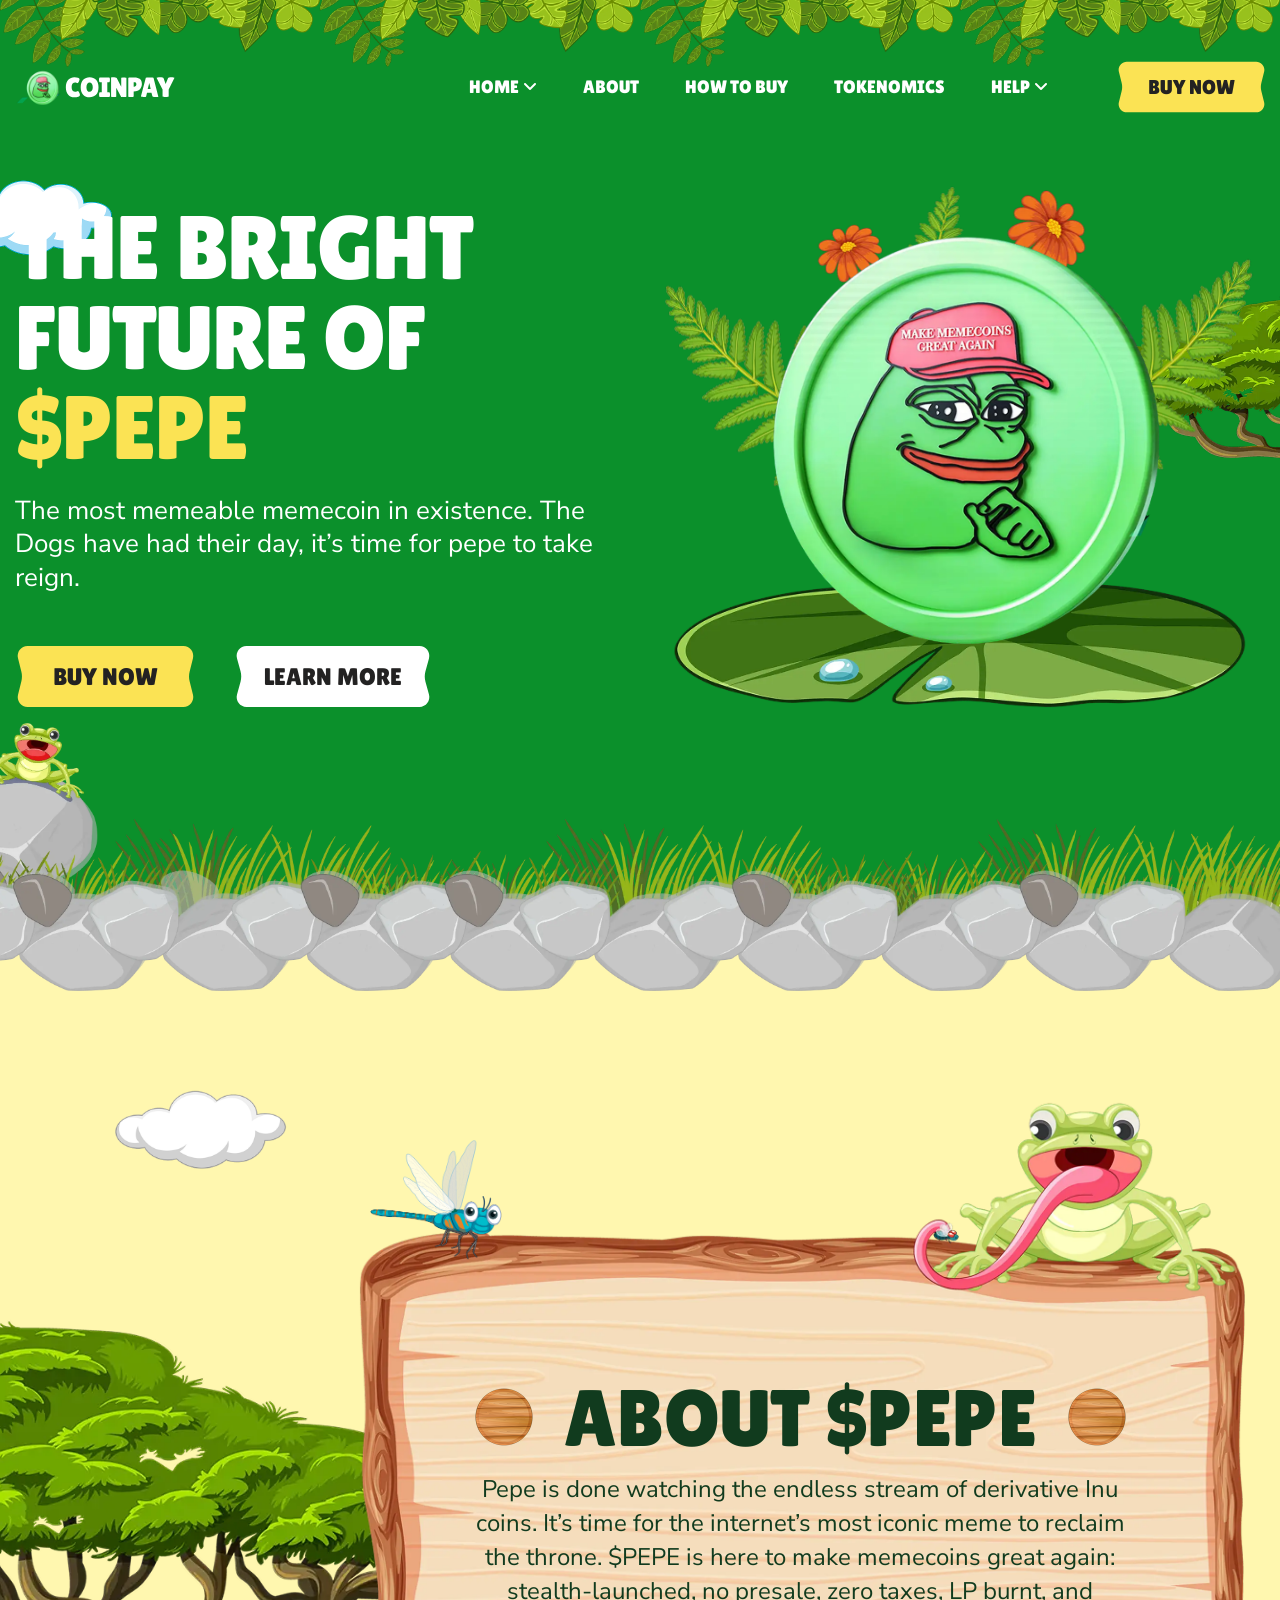
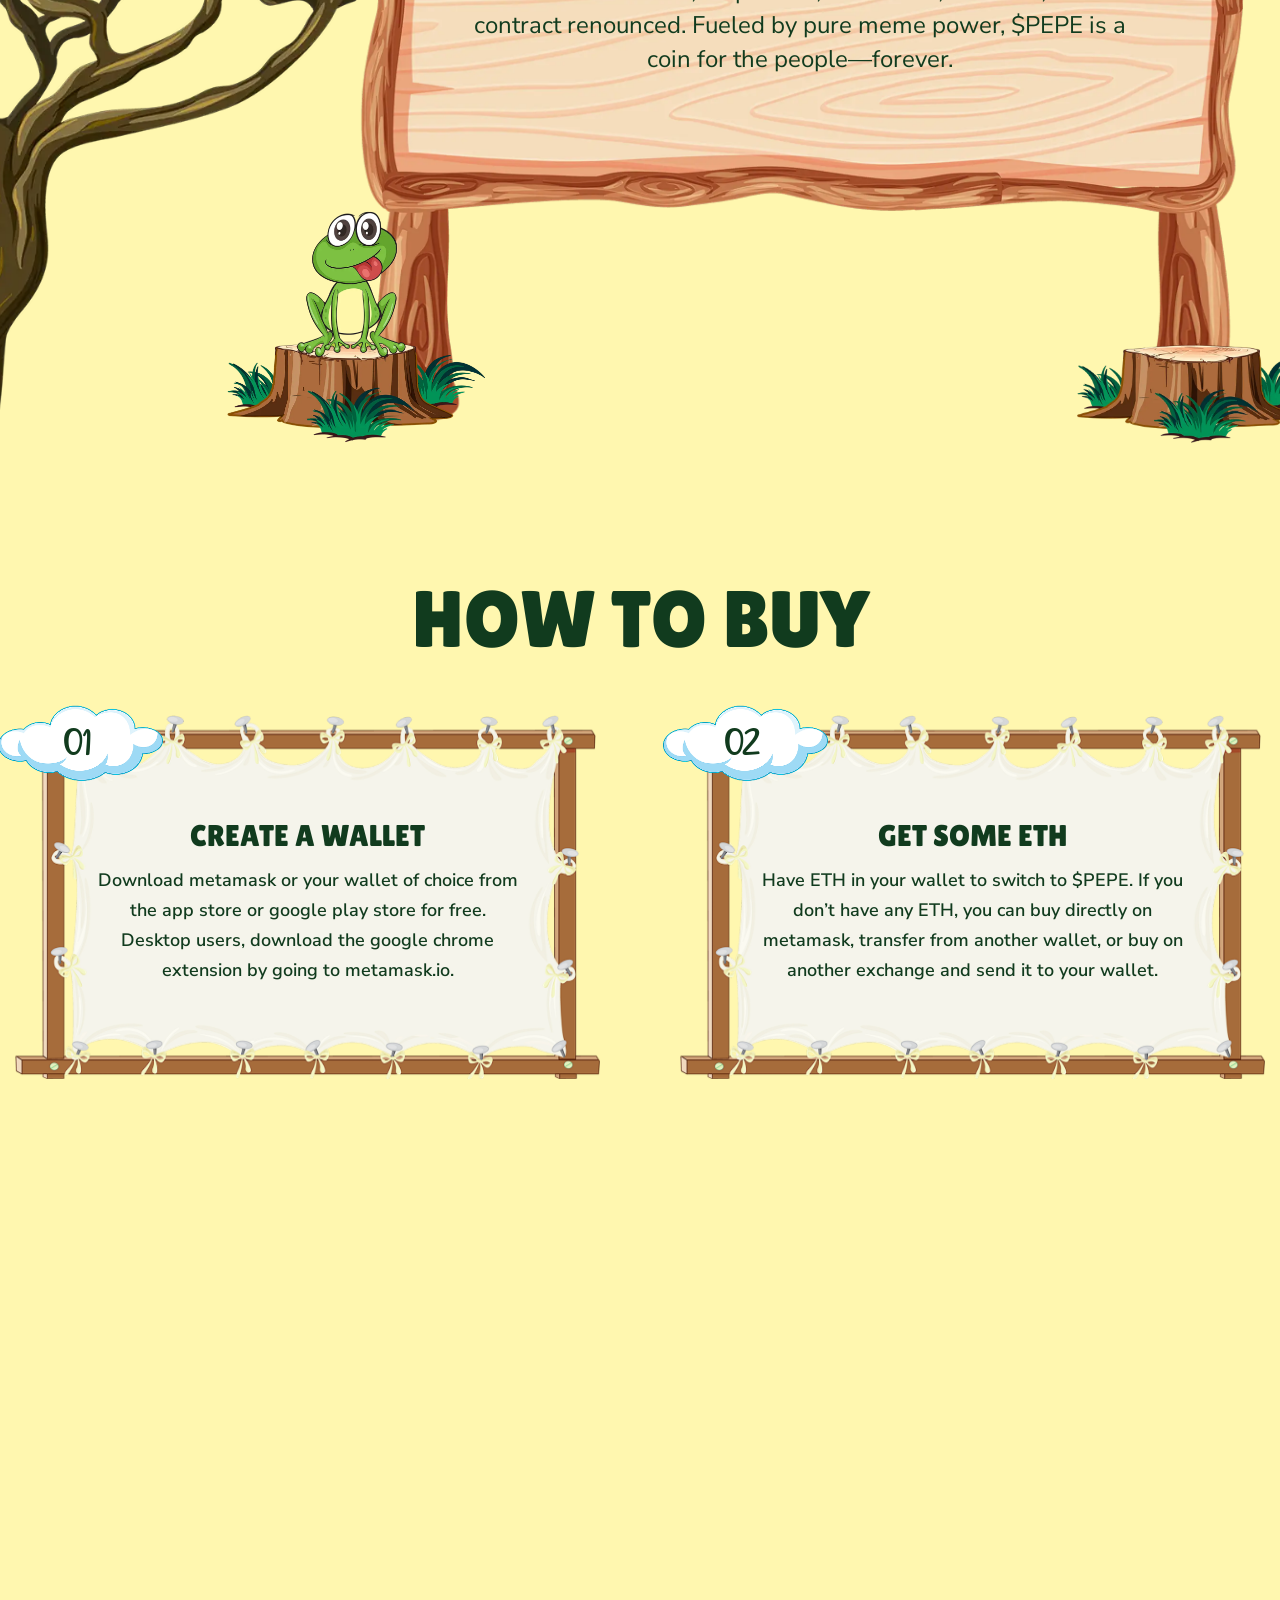
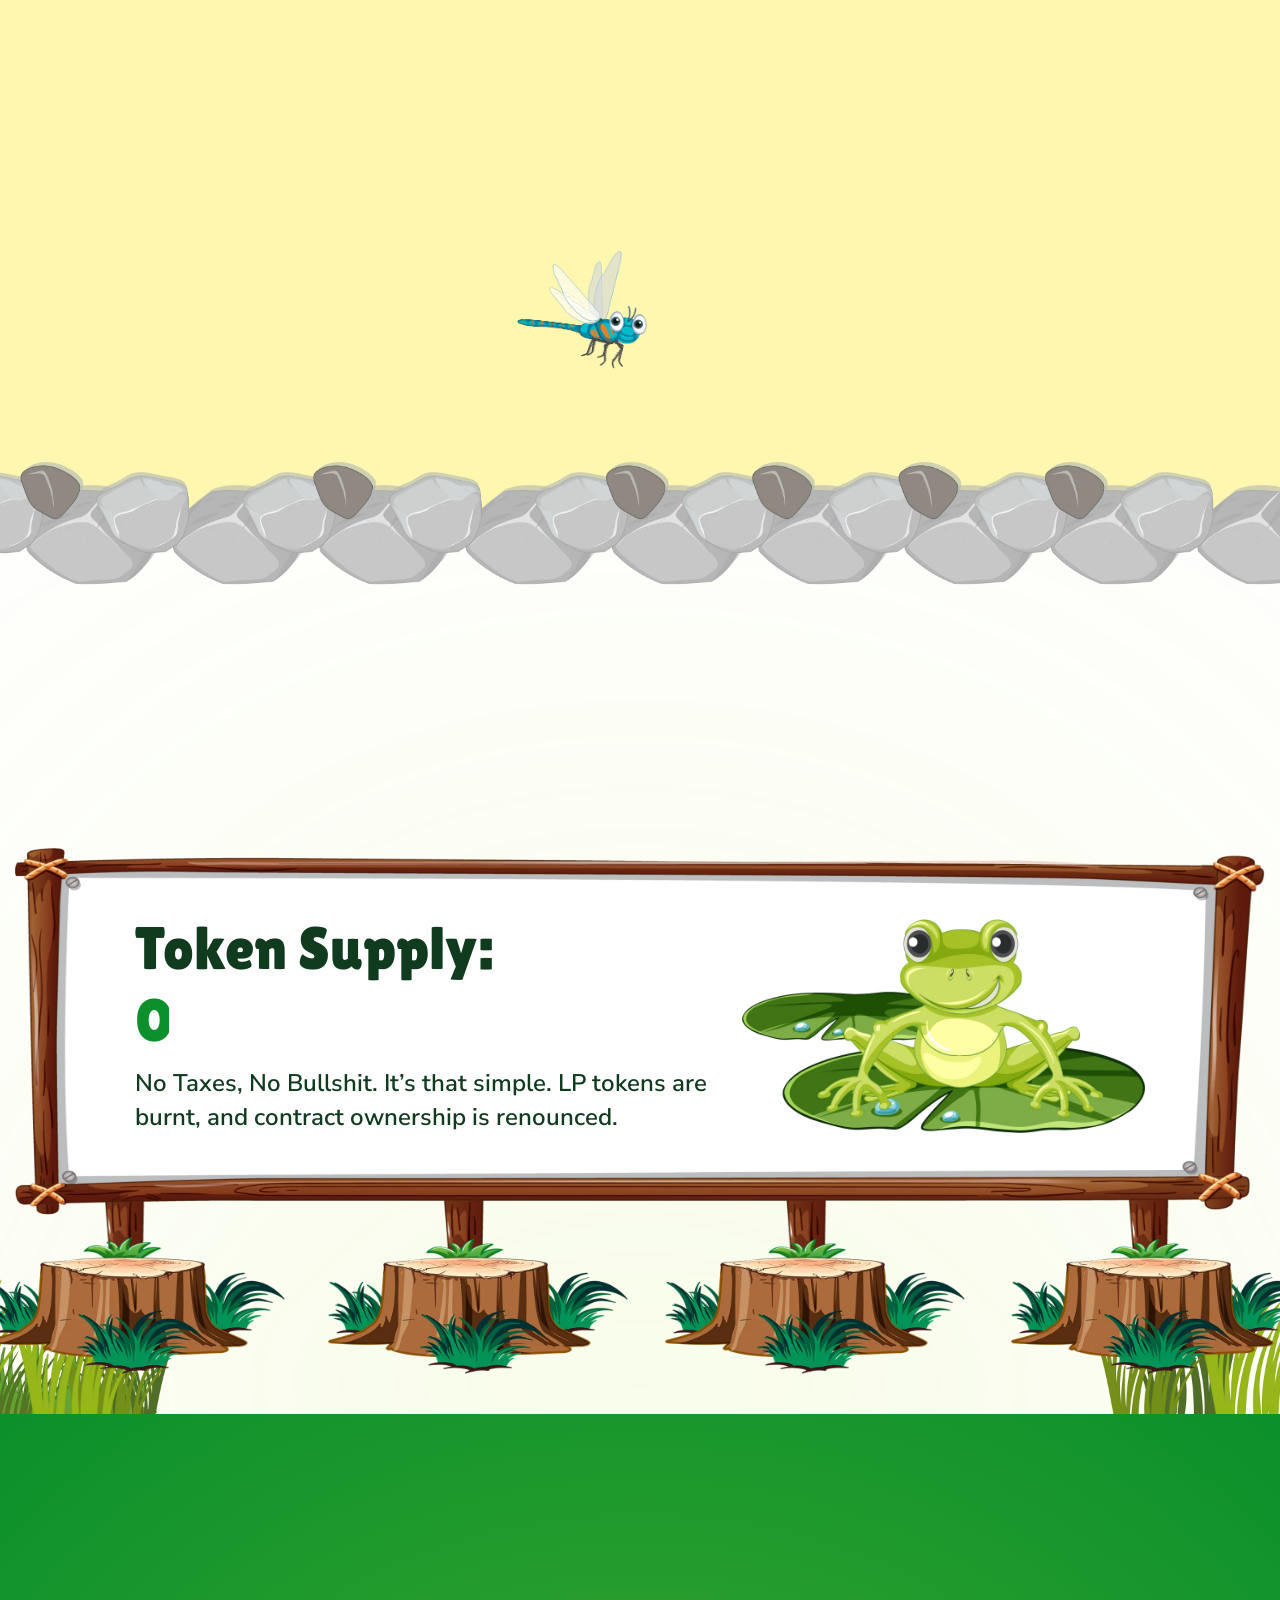
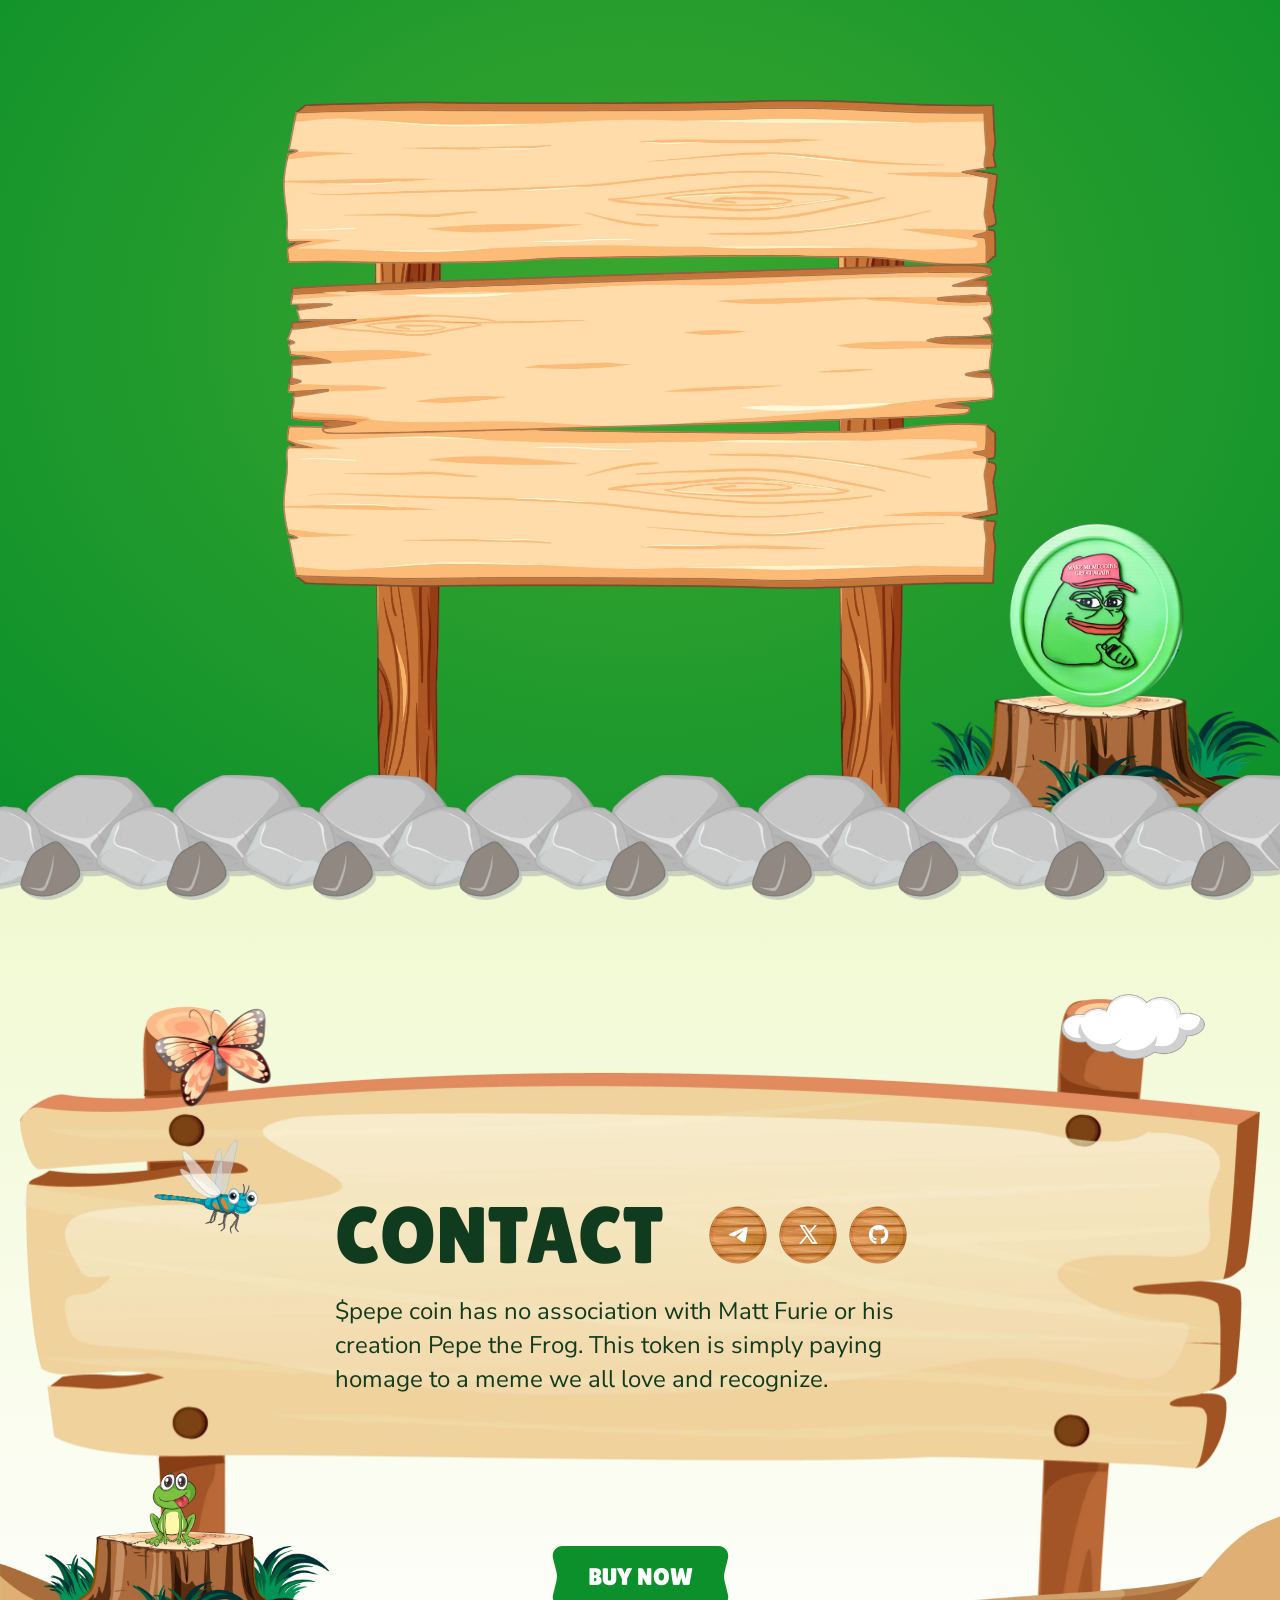
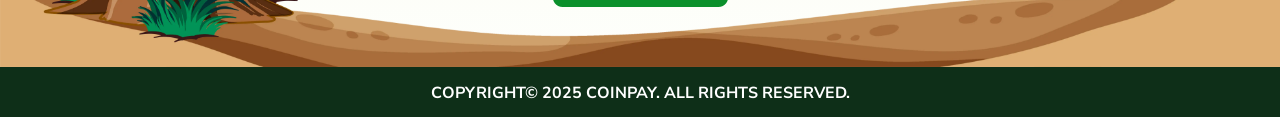
<file: index_pepecoin.html>
<!doctype html>
<html lang="en">

  <head>

    <meta charset="utf-8">
    <meta name="viewport" content="width=device-width, initial-scale=1, shrink-to-fit=no">
    <meta http-equiv="x-ua-compatible" content="ie=edge">
    <meta name="thumbnail" content="assets/images/ico_template_thumbnail.webp">
    <meta name="description" content="Coinpay - Site Template">
    <meta name="keywords" content="Crypto Currency Bootstrap Site Template">
    <meta name="author" content="xpressbuddy">

    <title>Pepecoin - Coinpay - Site Template</title>
    <link rel="shortcut icon" href="assets/images/site_logo/favicon_2.svg">

    <!-- Fraimwork - CSS Include -->
    <link rel="stylesheet" type="text/css" href="assets/css/bootstrap.min.css">

    <!-- Icon Font - CSS Include -->
    <link rel="stylesheet" type="text/css" href="assets/css/fontawesome.css">

    <!-- Animation - CSS Include -->
    <link rel="stylesheet" type="text/css" href="assets/css/cursor.css">
    <link rel="stylesheet" type="text/css" href="assets/css/animate.min.css">
    <link rel="stylesheet" type="text/css" href="assets/css/aos.css">

    <!-- Carousel - CSS Include -->
    <link rel="stylesheet" type="text/css" href="assets/css/swiper-bundle.min.css">

    <!-- Video & Image Popup - CSS Include -->
    <link rel="stylesheet" type="text/css" href="assets/css/magnific-popup.min.css">

    <!-- Counter - CSS Include -->
    <link rel="stylesheet" type="text/css" href="assets/css/odometer.min.css">

    <!-- Custom - CSS Include -->
    <link rel="stylesheet" type="text/css" href="assets/css/style.css">

  </head>


  <body class="index_pepecoin">

    <!-- Body Wrap - Start -->
    <div class="page_wrapper">

      <!-- Back To Top - Start -->
      <div class="backtotop">
        <a href="#" class="scroll">
          <i class="fa-solid fa-arrow-up"></i>
        </a>
      </div>
      <!-- Back To Top - End -->

      <!-- Preloader - Start -->
      <div id="preloader">
        <div class="line-1"></div> 
        <div class="line-2"></div> 
        <div class="line-3"></div> 
        <div class="line-4"></div> 
      </div>
      <!-- Preloader - End -->

      <!-- Site Header - Start
      ================================================== -->
      <header class="site_header header_pepecoin">
        <div class="nav_wrapper">
          <div class="container">
            <div class="row align-items-center">
              <div class="col-lg-3 col-5 d-flex align-items-center">
                <div class="site_logo">
                  <a class="site_link" href="index.html">
                    <img loading="lazy" src="assets/images/site_logo/site_logo_3.svg" alt="Pepecoin Site Logo">
                    <img loading="lazy" src="assets/images/site_logo/site_logo_4.svg" alt="Pepecoin Site Logo">
                  </a>
                </div>
              </div>
              <div class="col-lg-9 col-7 d-flex align-items-center justify-content-end">
                <nav class="main_menu navbar navbar-expand-lg">
                  <div class="main_menu_inner collapse navbar-collapse justify-content-center" id="main_menu_dropdown">
                    <ul class="main_menu_list unordered_list text-uppercase">
                      <li class="dropdown active">
                        <a class="nav-link" href="#" id="homes_submenu" role="button" data-bs-toggle="dropdown" aria-expanded="false">
                          <span class="nav_link_label" data-text="Home">Home</span>
                          <span class="nav_link_icon">
                            <i class="fa-solid fa-angle-down"></i>
                          </span>
                        </a>
                        <ul class="dropdown-menu" aria-labelledby="homes_submenu">
                          <li>
                            <a class="dropdown-item" href="index_ico.html">
                              <span class="nav_link_label">Coinpay ICO</span>
                            </a>
                          </li>
                          <li>
                            <a class="dropdown-item" href="index_memecoin.html">
                              <span class="nav_link_label">Memecoin</span>
                            </a>
                          </li>
                          <li class="active">
                            <a class="dropdown-item" href="index_pepecoin.html">
                              <span class="nav_link_label">Pepecoin</span>
                            </a>
                          </li>
                        </ul>
                      </li>
                      <li>
                        <a class="nav-link scrollspy_btn" href="#id_pepecoin_about_section">
                          <span class="nav_link_label" data-text="About">About</span>
                        </a>
                      </li>
                      <li>
                        <a class="nav-link scrollspy_btn" href="#id_pepecoin_feature_section">
                          <span class="nav_link_label" data-text="How to buy">How to buy</span>
                        </a>
                      </li>
                      <li>
                        <a class="nav-link scrollspy_btn" href="#id_pepecoin_tokenomics_section">
                          <span class="nav_link_label" data-text="Tokenomics">Tokenomics</span>
                        </a>
                      </li>
                      <li class="dropdown">
                        <a class="nav-link" href="#" id="help_submenu" role="button" data-bs-toggle="dropdown" aria-expanded="false">
                          <span class="nav_link_label" data-text="Help">Help</span>
                          <span class="nav_link_icon">
                            <i class="fa-solid fa-angle-down"></i>
                          </span>
                        </a>
                        <ul class="dropdown-menu" aria-labelledby="help_submenu">
                          <li>
                            <a class="dropdown-item scrollspy_btn" href="#id_pepecoin_roadmap_section">
                              <span class="nav_link_label">Roadmap</span>
                            </a>
                          </li>
                          <li class="dropdown">
                            <a class="dropdown-item" href="#" id="blog_submenu" role="button" data-bs-toggle="dropdown" aria-expanded="false">
                              <span class="nav_link_label" data-text="Blog">Blog</span>
                              <span class="nav_link_icon">
                                <i class="fa-solid fa-angle-right"></i>
                              </span>
                            </a>
                            <ul class="dropdown-menu" aria-labelledby="blog_submenu">
                              <li>
                                <a class="dropdown-item" href="blog.html">
                                  <span class="nav_link_label">Blogs</span>
                                </a>
                              </li>
                              <li>
                                <a class="dropdown-item" href="blog_details.html">
                                  <span class="nav_link_label">Blog Details</span>
                                </a>
                              </li>
                            </ul>
                          </li>
                          <li>
                            <a class="dropdown-item" href="contact.html">
                              <span class="nav_link_label">Help Center</span>
                            </a>
                          </li>
                          <li class="dropdown">
                            <a class="dropdown-item" href="#" id="register_submenu" role="button" data-bs-toggle="dropdown" aria-expanded="false">
                              <span class="nav_link_label" data-text="Blog">My Account</span>
                              <span class="nav_link_icon">
                                <i class="fa-solid fa-angle-right"></i>
                              </span>
                            </a>
                            <ul class="dropdown-menu" aria-labelledby="register_submenu">
                              <li>
                                <a class="dropdown-item" href="sign_in.html">
                                  <span class="nav_link_label">Sign In</span>
                                </a>
                              </li>
                              <li>
                                <a class="dropdown-item" href="sign_up.html">
                                  <span class="nav_link_label">Sign Up</span>
                                </a>
                              </li>
                            </ul>
                          </li>
                        </ul>
                      </li>
                    </ul>
                  </div>
                </nav>
                <ul class="btns_group unordered_list p-0 justify-content-end">
                  <li class="d-lg-none">
                    <button class="mobile_menu_btn text-white" type="button" data-bs-toggle="collapse" data-bs-target="#main_menu_dropdown" aria-expanded="false" aria-label="Toggle navigation">
                      <i class="far fa-bars"></i>
                    </button>
                  </li>
                  <li>
                    <a class="pepecoin_btn text-dark" href="#!">
                      <span class="btn_label">Buy Now</span>
                      <span class="btn_bg">
                        <svg viewBox="0 0 180 62" xmlns="http://www.w3.org/2000/svg">
                          <path d="M1.08526 12.4119C-0.482482 6.10381 4.29004 0 10.79 0H169.211C175.711 0 180.484 6.10384 178.916 12.4119L175.495 26.1761C174.708 29.3439 174.708 32.6561 175.495 35.8239L178.916 49.5881C180.484 55.8962 175.711 62 169.211 62H10.79C4.29004 62 -0.48248 55.8962 1.08526 49.5881L4.50607 35.8238C5.29333 32.6561 5.29333 29.3439 4.50607 26.1762L1.08526 12.4119Z" fill="#FBE354"/>
                        </svg>
                      </span>
                    </a>
                  </li>
                </ul>
              </div>
            </div>
          </div>
        </div>
      </header>
      <!-- Site Header - End
      ================================================== -->

      <!-- Main Body - Start
      ================================================== -->
      <main class="page_content">

        <!-- Hero Section - Start
        ================================================== -->
        <section class="pepecoin_hero_section section_decoration bg-primary">
          <div class="container">
            <div class="row align-items-center">
              <div class="col-lg-6">
                <h1 class="hero_title text-uppercase" data-aos="fade-up" data-aos-duration="800">
                  The Bright Future of <mark>$PEPE</mark>
                </h1>
                <p class="hero_description" data-aos="fade-up" data-aos-duration="800" data-aos-delay="100">
                  The most memeable memecoin in existence. The Dogs have had their day, it’s time for pepe to take reign.
                </p>
                <ul class="btns_group unordered_list p-0" data-aos="fade-up" data-aos-duration="800" data-aos-delay="200">
                  <li>
                    <a class="pepecoin_btn text-dark" href="#!">
                      <span class="btn_label">Buy Now</span>
                      <span class="btn_bg">
                        <svg viewBox="0 0 180 62" xmlns="http://www.w3.org/2000/svg">
                          <path d="M1.08526 12.4119C-0.482482 6.10381 4.29004 0 10.79 0H169.211C175.711 0 180.484 6.10384 178.916 12.4119L175.495 26.1761C174.708 29.3439 174.708 32.6561 175.495 35.8239L178.916 49.5881C180.484 55.8962 175.711 62 169.211 62H10.79C4.29004 62 -0.48248 55.8962 1.08526 49.5881L4.50607 35.8238C5.29333 32.6561 5.29333 29.3439 4.50607 26.1762L1.08526 12.4119Z" fill="#FBE354"/>
                        </svg>
                      </span>
                    </a>
                  </li>
                  <li>
                    <a class="pepecoin_btn text-dark" href="#!">
                      <span class="btn_label">Learn More</span>
                      <span class="btn_bg">
                        <svg viewBox="0 0 196 62" xmlns="http://www.w3.org/2000/svg">
                          <path d="M0.446196 12.6322C-1.28952 6.27057 3.49938 0 10.0936 0H185.906C192.5 0 197.289 6.27059 195.553 12.6322L191.978 25.7355C191.037 29.1822 191.037 32.8178 191.978 36.2645L195.553 49.3678C197.289 55.7294 192.5 62 185.906 62H10.0936C3.49938 62 -1.28952 55.7294 0.446193 49.3678L4.02134 36.2644C4.96171 32.8178 4.96172 29.1822 4.02134 25.7356L0.446196 12.6322Z" fill="#FFFFFF"/>
                        </svg>
                      </span>
                    </a>
                  </li>
                </ul>
              </div>
              <div class="col-lg-6">
                <div class="pepecoin_hero_image position-relative">
                  <div class="pepe_coin_image">
                    <img src="assets/images/shapes/shape_pepecoin_1.webp" alt="Pepe Coin Image">
                  </div>
                  <div class="hero_image_1">
                    <img src="assets/images/shapes/shape_leaf_3.webp" alt="leaf Image">
                  </div>
                  <div class="hero_image_2">
                    <img src="assets/images/shapes/shape_leaf_2.webp" alt="leaf Image">
                  </div>
                </div>
              </div>
            </div>
          </div>
          <div class="decoration_item shape_leaf_top">
            <img src="assets/images/shapes/shape_leaf_1.webp" alt="Leaf">
          </div>
          <div class="decoration_item shape_leaf_bottom">
            <img src="assets/images/shapes/shape_leaf_4.webp" alt="Leaf">
          </div>
          <div class="decoration_item shape_cloud">
            <img src="assets/images/shapes/shape_cloud_1.png" alt="Cloud">
          </div>
          <div class="decoration_item shape_tree">
            <img src="assets/images/shapes/shape_tree_1.webp" alt="Tree">
          </div>
        </section>
        <!-- Hero Section - End
        ================================================== -->

        <!-- About Section - Start
        ================================================== -->
        <section id="id_pepecoin_about_section" class="pepecoin_about_section section_space pb-0 section_decoration mt-lg-5">
          <div class="container">
            <div class="row justify-content-end">
              <div class="col-lg-9">
                <div class="pepecoin_about_content position-relative text-center">
                  <div class="pepecoin_heading_block">
                    <h2 class="heading_text text-uppercase" data-aos="fade-up" data-aos-duration="800">
                      <span class="shape_dot">
                        <img src="assets/images/shapes/shape_dot.png" alt="Dot">
                      </span>
                      About $Pepe
                      <span class="shape_dot">
                        <img src="assets/images/shapes/shape_dot.png" alt="Dot">
                      </span>
                    </h2>
                    <p class="heading_description mb-0" data-aos="fade-up" data-aos-duration="800" data-aos-delay="100">
                      Pepe is done watching the endless stream of derivative Inu coins. It’s time for the internet’s most iconic meme to reclaim the throne. $PEPE is here to make memecoins great again: stealth-launched, no presale, zero taxes, LP burnt, and contract renounced. Fueled by pure meme power, $PEPE is a coin for the people—forever.
                    </p>
                  </div>
                  <div class="shape_board_image">
                    <img src="assets/images/shapes/shape_sign_board.webp" alt="Board Image">
                  </div>
                  <div class="shape_dragonfly" data-aos="fade-right" data-aos-duration="800" data-aos-delay="100">
                    <img src="assets/images/shapes/shape_dragonfly.png" alt="Dragonfly">
                  </div>
                  <div class="shape_wood_1">
                    <img src="assets/images/shapes/shape_cartoon_9.webp" alt="Tree Wood">
                  </div>
                  <div class="shape_wood_2">
                    <img src="assets/images/shapes/shape_cartoon_10.webp" alt="Tree Wood">
                  </div>
                </div>
              </div>
            </div>
          </div>
          <div class="decoration_item shape_tree">
            <img src="assets/images/shapes/shape_tree_1.webp" alt="Tree">
          </div>
          <div class="decoration_item shape_cloud">
            <img src="assets/images/shapes/shape_cloud_2.png" alt="Cloud">
          </div>
        </section>
        <!-- About Section - End
        ================================================== -->

        <!-- Feature Section - Start
        ================================================== -->
        <section id="id_pepecoin_feature_section" class="pepecoin_feature_section section_space pb-0 z-2 section_decoration">
          <div class="container">
            <div class="pepecoin_heading_block text-center" data-aos="fade-up" data-aos-duration="800">
              <h2 class="heading_text text-uppercase mb-0">
                How To Buy
              </h2>
            </div>

            <div class="row">
              <div class="col-lg-6" data-aos="fade-up" data-aos-duration="800" data-aos-delay="100">
                <div class="pepecoin_feature_block" style="background-image: url('assets/images/shapes/pepecoin_feature_bg_image_1.webp');">
                  <div class="feature_serial_number" style="background-image: url('assets/images/shapes/shape_cloud_1.png');">
                    01
                  </div>
                  <div class="feature_info">
                    <h3 class="feature_title text-uppercase">Create a Wallet</h3>
                    <p class="mb-0">
                      Download metamask or your wallet of choice from the app store or google play store for free. Desktop users, download the google chrome extension by going to metamask.io.
                    </p>
                  </div>
                </div>
              </div>
              <div class="col-lg-6" data-aos="fade-up" data-aos-duration="800" data-aos-delay="200">
                <div class="pepecoin_feature_block" style="background-image: url('assets/images/shapes/pepecoin_feature_bg_image_1.webp');">
                  <div class="feature_serial_number" style="background-image: url('assets/images/shapes/shape_cloud_1.png');">
                    02
                  </div>
                  <div class="feature_info">
                    <h3 class="feature_title text-uppercase">Get Some ETH</h3>
                    <p class="mb-0">
                      Have ETH in your wallet to switch to $PEPE. If you don’t have any ETH, you can buy directly on metamask, transfer from another wallet, or buy on another exchange and send it to your wallet.
                    </p>
                  </div>
                </div>
              </div>
              <div class="col-lg-6" data-aos="fade-up" data-aos-duration="800" data-aos-delay="300">
                <div class="pepecoin_feature_block" style="background-image: url('assets/images/shapes/pepecoin_feature_bg_image_1.webp');">
                  <div class="feature_serial_number" style="background-image: url('assets/images/shapes/shape_cloud_1.png');">
                    03
                  </div>
                  <div class="feature_info">
                    <h3 class="feature_title text-uppercase">Go to Uniswap</h3>
                    <p class="mb-0">
                      Go to app.uniswap.org on Chrome or your Metamask browser. Connect your wallet, paste the $PEPE token address, select Pepe, and confirm. Sign the wallet prompt in Metamask to complete.
                    </p>
                  </div>
                </div>
              </div>
              <div class="col-lg-6" data-aos="fade-up" data-aos-duration="800" data-aos-delay="400">
                <div class="pepecoin_feature_block" style="background-image: url('assets/images/shapes/pepecoin_feature_bg_image_1.webp');">
                  <div class="feature_serial_number" style="background-image: url('assets/images/shapes/shape_cloud_1.png');">
                    04
                  </div>
                  <div class="feature_info">
                    <h3 class="feature_title text-uppercase">Switch ETH for $PEPE</h3>
                    <p class="mb-0">
                      Switch ETH for $PEPE. We have ZERO taxes so you don’t need to worry about buying with a specific slippage, although you may need to use slippage during times of market volatility.
                    </p>
                  </div>
                </div>
              </div>
            </div>

            <div class="btns_group pb-0 mt-4 justify-content-center" data-aos="fade-up" data-aos-duration="800" data-aos-delay="500">
              <a class="pepecoin_btn text-white" href="#!">
                <span class="btn_label">Buy Now</span>
                <span class="btn_bg">
                  <svg viewBox="0 0 180 62" xmlns="http://www.w3.org/2000/svg">
                    <path d="M1.08526 12.4119C-0.482482 6.10381 4.29004 0 10.79 0H169.211C175.711 0 180.484 6.10384 178.916 12.4119L175.495 26.1761C174.708 29.3439 174.708 32.6561 175.495 35.8239L178.916 49.5881C180.484 55.8962 175.711 62 169.211 62H10.79C4.29004 62 -0.48248 55.8962 1.08526 49.5881L4.50607 35.8238C5.29333 32.6561 5.29333 29.3439 4.50607 26.1762L1.08526 12.4119Z" fill="#0B902B"></path>
                  </svg>
                </span>
              </a>
            </div>
          </div>
          <div class="shape_tree text-end" data-aos="fade-left" data-aos-duration="800" data-aos-delay="100">
            <img src="assets/images/shapes/shape_tree_1.webp" alt="Tree">
          </div>
          <div class="decoration_item shape_stone">
            <img src="assets/images/shapes/shape_stone_1.webp" alt="Stone">
          </div>
          <div class="decoration_item shape_dragonfly">
            <img src="assets/images/shapes/shape_dragonfly.png" alt="Dragonfly">
          </div>
          <div class="decoration_item shape_frog" data-aos="fade-right" data-aos-duration="800" data-aos-delay="100">
            <img src="assets/images/shapes/shape_cartoon_11.webp" alt="Frog">
          </div>
        </section>
        <!-- Feature Section - End
        ================================================== -->

        <!-- Tokenomics Section - Start
        ================================================== -->
        <section id="id_pepecoin_tokenomics_section" class="pepecoin_tokenomics_section section_space section_decoration bg-white overflow-hidden">
          <div class="container">
            <div class="pepecoin_heading_block text-center mt-lg-5" data-aos="fade-up" data-aos-duration="800">
              <h2 class="heading_text text-uppercase mb-0">
                Tokenomics
              </h2>
            </div>

            <div class="pepecoin_token_supply" style="background-image: url('assets/images/shapes/shape_sign_board_2.webp');">
              <div class="row align-items-center">
                <div class="col-lg-7">
                  <h3 class="heading_text">
                    Token Supply:
                  </h3>
                  <div class="token_supply_value">
                    <span class="odometer text-primary" data-count="420690000000000">0</span>
                  </div>
                  <p class="mb-0">
                    No Taxes, No Bullshit. It’s that simple. LP tokens are burnt, and contract ownership is renounced.
                  </p>
                </div>
                <div class="col-lg-5">
                  <div class="image_block">
                    <img src="assets/images/shapes/shape_cartoon_12.webp" alt="Frog Image">
                  </div>
                </div>
              </div>
              <div class="shape_tree_wood_1">
                <img src="assets/images/shapes/shape_cartoon_9.webp" alt="Tree Wood">
              </div>
              <div class="shape_tree_wood_2">
                <img src="assets/images/shapes/shape_cartoon_9.webp" alt="Tree Wood">
              </div>
              <div class="shape_tree_wood_3">
                <img src="assets/images/shapes/shape_cartoon_9.webp" alt="Tree Wood">
              </div>
              <div class="shape_tree_wood_4">
                <img src="assets/images/shapes/shape_cartoon_9.webp" alt="Tree Wood">
              </div>
            </div>
          </div>
          <div class="decoration_item shape_shadow">
            <img src="assets/images/shapes/shape_circle_9.svg" alt="Shadow">
          </div>
          <div class="decoration_item shape_grash">
            <img src="assets/images/shapes/shape_grash_1.webp" alt="Grash">
          </div>
        </section>
        <!-- Tokenomics Section - End
        ================================================== -->

        <!-- Pepecoin Roadmap Section - Start
        ================================================== -->
        <section id="id_pepecoin_roadmap_section" class="pepecoin_roadmap_section section_space pb-0 section_decoration">
          <div class="container">
            <div class="pepecoin_heading_block text-center" data-aos="fade-up" data-aos-duration="800">
              <h2 class="heading_text text-uppercase mb-0 text-white">
                Roadmap
              </h2>
            </div>

            <div class="row justify-content-center">
              <div class="col-lg-7 position-relative">
                <ul class="pepecoin_roadmap_list unordered_list_block text-center text-uppercase">
                  <li data-aos="fade-right" data-aos-duration="800" data-aos-delay="100">Phase 1: Meme</li>
                  <li data-aos="fade-left" data-aos-duration="800" data-aos-delay="200">Phase 2: Vibe and HODL</li>
                  <li data-aos="fade-right" data-aos-duration="800" data-aos-delay="300">Phase 3: Meme Takeover</li>
                </ul>
                <div class="pepecoin_roadmap_image">
                  <img src="assets/images/shapes/shape_sign_board_3.webp" alt="Board">
                </div>
              </div>
            </div>
          </div>
          <div class="decoration_item shape_tree" data-aos="fade-right" data-aos-duration="800" data-aos-delay="200">
            <img src="assets/images/shapes/shape_tree_1.webp" alt="Tree">
          </div>
          <div class="decoration_item shape_stone">
            <img src="assets/images/shapes/shape_stone_2.webp" alt="Stone">
          </div>
          <div class="decoration_item shape_cartoon_1" data-aos="fade-right" data-aos-duration="800">
            <img src="assets/images/shapes/shape_cartoon_13.webp" alt="Stone">
          </div>
          <div class="decoration_item shape_tree_wood">
            <img src="assets/images/shapes/shape_cartoon_9.webp" alt="Tree Wood">
          </div>
          <div class="decoration_item pepe_coin_image">
            <img src="assets/images/shapes/shape_pepecoin_1.webp" alt="Pepe Coin Image">
          </div>
        </section>
        <!-- Pepecoin Roadmap Section - End
        ================================================== -->

      </main>
      <!-- Main Body - End
      ================================================== -->

      <!-- Site Footer - Start
      ================================================== -->
      <footer class="pepecoin_site_footer">
        <div class="container position-relative z-2">
          <div class="row justify-content-center">
            <div class="col-lg-6">
              <div class="pepecoin_heading_block">
                <div class="row align-items-center mb-1">
                  <div class="col-lg-7">
                    <h2 class="heading_text text-uppercase mb-0">
                      Contact
                    </h2>
                  </div>
                  <div class="col-lg-5">
                    <ul class="social_block style_3 unordered_list">
                      <li>
                        <a href="#!" style="background-image: url('assets/images/shapes/shape_dot.png');">
                          <svg viewBox="0 0 20 16" xmlns="http://www.w3.org/2000/svg">
                            <path d="M12.1817 2.34636C10.5036 3.04236 7.14877 4.48456 2.11879 6.67146C1.30201 6.99576 0.873436 7.31296 0.834656 7.62286C0.768491 8.14806 1.42705 8.35476 2.32148 8.63456C2.44372 8.67336 2.57025 8.71206 2.69969 8.75516C3.58123 9.04066 4.76611 9.37506 5.38149 9.38796C5.9409 9.39946 6.56497 9.16986 7.25381 8.69916C11.9531 5.53206 14.379 3.93206 14.5314 3.89756C14.6393 3.87316 14.7888 3.84166 14.8894 3.93206C14.9901 4.02106 14.9801 4.19036 14.97 4.23626C14.9038 4.51326 12.3241 6.90826 10.9868 8.14806C10.5698 8.53416 10.2749 8.80826 10.2146 8.87136C10.0794 9.01056 9.94141 9.14396 9.80908 9.27176C8.98941 10.0581 8.37683 10.6494 9.84356 11.6137C10.5482 12.0772 11.1119 12.4604 11.6741 12.8421C12.2882 13.2597 12.9008 13.6758 13.6945 14.1953C13.8959 14.3273 14.0886 14.4636 14.2769 14.5971C14.9916 15.1065 15.6343 15.5628 16.4281 15.4911C16.8883 15.448 17.3656 15.0161 17.6072 13.726C18.1781 10.6752 19.3026 4.06836 19.5629 1.34476C19.5788 1.11856 19.5691 0.891358 19.5341 0.667358C19.5132 0.486458 19.425 0.320058 19.2868 0.201058C19.0812 0.0331581 18.7619 -0.002742 18.6182 0.000158001C17.9696 0.011558 16.9746 0.357458 12.1817 2.34636Z"></path>
                          </svg>
                        </a>
                      </li>
                      <li>
                        <a href="#!" style="background-image: url('assets/images/shapes/shape_dot.png');">
                          <svg viewBox="0 0 15 14" xmlns="http://www.w3.org/2000/svg">
                            <path d="M14.7876 14L9.31558 5.8405L9.32498 5.8482L14.2588 0H12.6101L8.59076 4.76L5.39902 0H1.07488L6.18362 7.6179L0.794922 14H2.44366L6.91214 8.7042L10.4635 14H14.7876ZM4.74576 1.2727L12.4234 12.7273H11.1168L3.43295 1.2727H4.74576Z"></path>
                          </svg>
                        </a>
                      </li>
                      <li>
                        <a href="#!" style="background-image: url('assets/images/shapes/shape_dot.png');">
                          <i class="fa-brands fa-github"></i>
                        </a>
                      </li>
                    </ul>
                  </div>
                </div>
                <p class="heading_description mb-0">
                  $pepe coin has no association with Matt Furie or his creation Pepe the Frog. This token is simply paying homage to a meme we all love and recognize.
                </p>
              </div>
              <div class="btns_group p-0 justify-content-center position-relative z-2">
                <a class="pepecoin_btn text-white" href="#!">
                  <span class="btn_label">Buy Now</span>
                  <span class="btn_bg">
                    <svg viewBox="0 0 180 62" xmlns="http://www.w3.org/2000/svg">
                      <path d="M1.08526 12.4119C-0.482482 6.10381 4.29004 0 10.79 0H169.211C175.711 0 180.484 6.10384 178.916 12.4119L175.495 26.1761C174.708 29.3439 174.708 32.6561 175.495 35.8239L178.916 49.5881C180.484 55.8962 175.711 62 169.211 62H10.79C4.29004 62 -0.48248 55.8962 1.08526 49.5881L4.50607 35.8238C5.29333 32.6561 5.29333 29.3439 4.50607 26.1762L1.08526 12.4119Z" fill="#0B902B"></path>
                    </svg>
                  </span>
                </a>
              </div>
            </div>
          </div>
        </div>
        <div class="shape_sign_board">
          <img src="assets/images/shapes/shape_sign_board_4.webp" alt="Sign Board">
        </div>
        <div class="shape_ground">
          <img src="assets/images/shapes/shape_send_ground.webp" alt="Ground Shape">
        </div>
        <div class="shape_dragonfly">
          <img src="assets/images/shapes/shape_dragonfly.png" alt="Dragonfly">
        </div>
        <div class="shape_tree" data-aos="fade-left" data-aos-duration="800" data-aos-delay="100">
          <img src="assets/images/shapes/shape_tree_1.webp" alt="Tree">
        </div>
        <div class="shape_cloud">
          <img src="assets/images/shapes/shape_cloud_2.png" alt="Cloud">
        </div>
        <div class="footer_bottom text-center">
          <p class="copyright_text m-0 text-uppercase text-white">
            Copyright© 2025 Coinpay. All rights reserved.
          </p>
        </div>
      </footer>
      <!-- Site Footer - End
      ================================================== -->

    </div>
    <!-- Body Wrap - End -->

    <!-- Fraimwork - Jquery Include -->
    <script src="assets/js/jquery.min.js"></script>
    <script src="assets/js/popper.min.js"></script>
    <script src="assets/js/bootstrap.min.js"></script>
    <script src="assets/js/bootstrap-dropdown-ml-hack.min.js"></script>

    <!-- Animation - jquery include -->
    <script src="assets/js/cursor.js"></script>
    <script src="assets/js/gsap.js"></script>
    <script src="assets/js/gsap-scroll-trigger.js"></script>
    <script src="assets/js/gsap-split-text.js"></script>
    <script src="assets/js/smooth-scroll.js"></script>
    <script src="assets/js/aos.js"></script>

    <!-- Countdown Timer - jquery include -->
    <script src="assets/js/countdown.js"></script>

    <!-- Carousel - Jquery Include -->
    <script src="assets/js/swiper-bundle.min.js"></script>

    <!-- Video & Image Popup - Jquery Include -->
    <script src="assets/js/magnific-popup.min.js"></script>
    
    <!-- Counter - Jquery Include -->
    <script src="assets/js/appear.min.js"></script>
    <script src="assets/js/odometer.min.js"></script>

    <!-- Custom - Jquery Include -->
    <script src="assets/js/main.js"></script>

  </body>
</html>
</file>
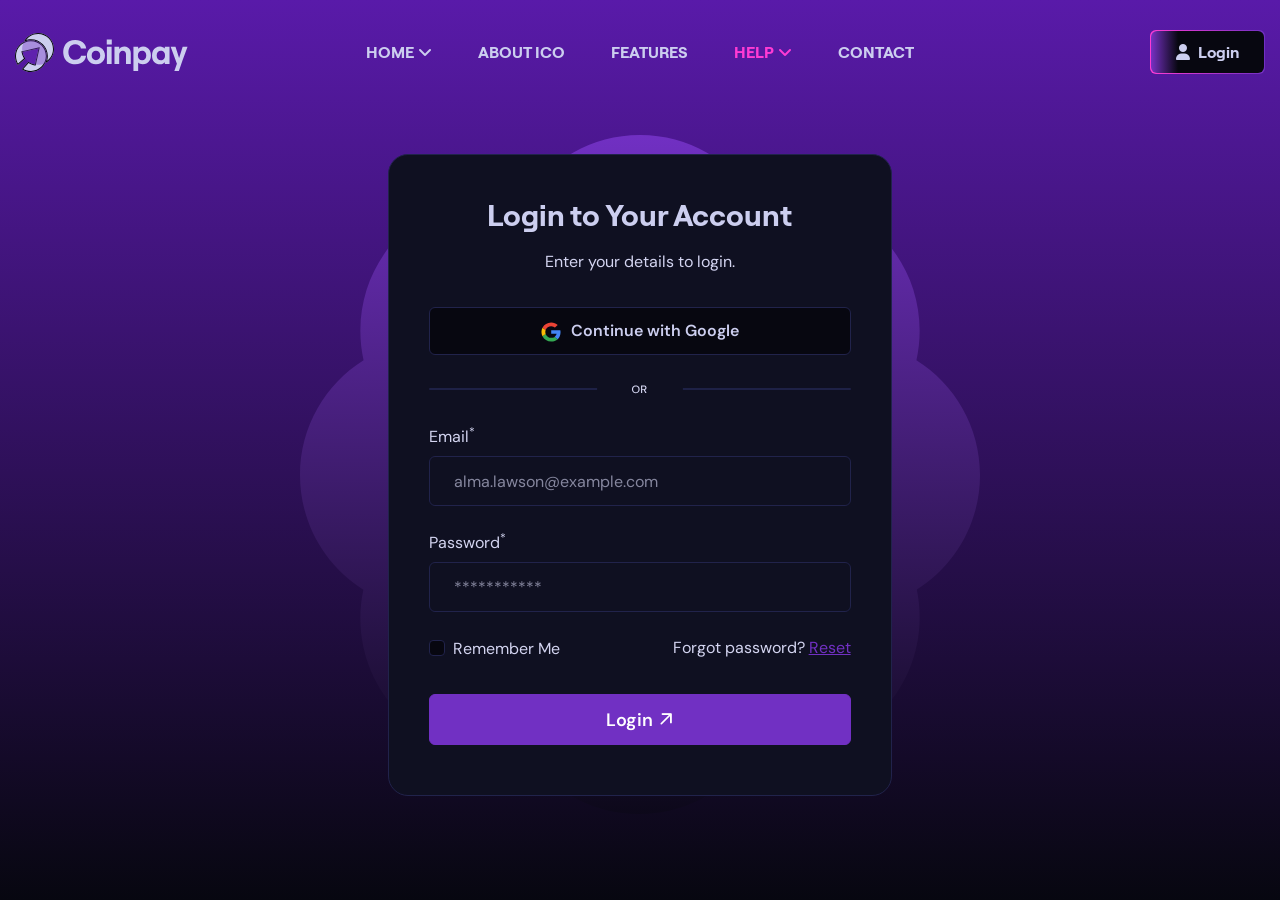
<file: sign_in.html>
<!doctype html>
<html lang="en">

  <head>

    <meta charset="utf-8">
    <meta name="viewport" content="width=device-width, initial-scale=1, shrink-to-fit=no">
    <meta http-equiv="x-ua-compatible" content="ie=edge">
    <meta name="thumbnail" content="assets/images/ico_template_thumbnail.webp">
    <meta name="description" content="Coinpay - Site Template">
    <meta name="keywords" content="Crypto Currency Bootstrap Site Template">
    <meta name="author" content="xpressbuddy">

    <title>Login - Coinpay - Site Template</title>
    <link rel="shortcut icon" href="assets/images/site_logo/favicon_1.svg">

    <!-- Fraimwork - CSS Include -->
    <link rel="stylesheet" type="text/css" href="assets/css/bootstrap.min.css">

    <!-- Icon Font - CSS Include -->
    <link rel="stylesheet" type="text/css" href="assets/css/fontawesome.css">

    <!-- Animation - CSS Include -->
    <link rel="stylesheet" type="text/css" href="assets/css/cursor.css">
    <link rel="stylesheet" type="text/css" href="assets/css/animate.min.css">
    <link rel="stylesheet" type="text/css" href="assets/css/aos.css">

    <!-- Carousel - CSS Include -->
    <link rel="stylesheet" type="text/css" href="assets/css/swiper-bundle.min.css">

    <!-- Video & Image Popup - CSS Include -->
    <link rel="stylesheet" type="text/css" href="assets/css/magnific-popup.min.css">

    <!-- Counter - CSS Include -->
    <link rel="stylesheet" type="text/css" href="assets/css/odometer.min.css">

    <!-- Custom - CSS Include -->
    <link rel="stylesheet" type="text/css" href="assets/css/style.css">

  </head>


  <body class="index_ico">

    <!-- Body Wrap - Start -->
    <div class="page_wrapper">

      <!-- Preloader - Start -->
      <div id="preloader">
        <div class="line-1"></div> 
        <div class="line-2"></div> 
        <div class="line-3"></div> 
        <div class="line-4"></div> 
      </div>
      <!-- Preloader - End -->

      <!-- Site Header - Start
      ================================================== -->
      <header class="site_header">
        <div class="nav_wrapper">
          <div class="container">
            <div class="row align-items-center">
              <div class="col-lg-3 col-5 d-flex align-items-center">
                <div class="site_logo">
                  <a class="site_link" href="index.html">
                    <img loading="lazy" src="assets/images/site_logo/site_logo_1.svg" alt="ICO Site Logo">
                  </a>
                </div>
              </div>
              <div class="col-lg-6 col-2">
                <nav class="main_menu navbar navbar-expand-lg">
                  <div class="main_menu_inner collapse navbar-collapse justify-content-center" id="main_menu_dropdown">
                    <ul class="main_menu_list unordered_list text-uppercase">
                      <li class="dropdown">
                        <a class="nav-link" href="#" id="homes_submenu" role="button" data-bs-toggle="dropdown" aria-expanded="false">
                          <span class="nav_link_label" data-text="Home">Home</span>
                          <span class="nav_link_icon">
                            <i class="fa-solid fa-angle-down"></i>
                          </span>
                        </a>
                        <ul class="dropdown-menu" aria-labelledby="homes_submenu">
                          <li>
                            <a class="dropdown-item" href="index_ico.html">
                              <span class="nav_link_label">Coinpay ICO</span>
                            </a>
                          </li>
                          <li>
                            <a class="dropdown-item" href="index_memecoin.html">
                              <span class="nav_link_label">Memecoin</span>
                            </a>
                          </li>
                          <li>
                            <a class="dropdown-item" href="index_pepecoin.html">
                              <span class="nav_link_label">Pepecoin</span>
                            </a>
                          </li>
                        </ul>
                      </li>
                      <li>
                        <a class="nav-link scrollspy_btn" href="#id_ico_about_section">
                          <span class="nav_link_label" data-text="About ICO">About ICO</span>
                        </a>
                      </li>
                      <li>
                        <a class="nav-link scrollspy_btn" href="#id_ico_service_section">
                          <span class="nav_link_label" data-text="Features">Features</span>
                        </a>
                      </li>
                      <li class="dropdown active">
                        <a class="nav-link" href="#" id="help_submenu" role="button" data-bs-toggle="dropdown" aria-expanded="false">
                          <span class="nav_link_label" data-text="Help">Help</span>
                          <span class="nav_link_icon">
                            <i class="fa-solid fa-angle-down"></i>
                          </span>
                        </a>
                        <ul class="dropdown-menu" aria-labelledby="help_submenu">
                          <li>
                            <a class="dropdown-item scrollspy_btn" href="#id_ico_roadmap_section">
                              <span class="nav_link_label">Roadmap</span>
                            </a>
                          </li>
                          <li class="dropdown">
                            <a class="dropdown-item" href="#" id="blog_submenu" role="button" data-bs-toggle="dropdown" aria-expanded="false">
                              <span class="nav_link_label" data-text="Blog">Blog</span>
                              <span class="nav_link_icon">
                                <i class="fa-solid fa-angle-right"></i>
                              </span>
                            </a>
                            <ul class="dropdown-menu" aria-labelledby="blog_submenu">
                              <li>
                                <a class="dropdown-item" href="blog.html">
                                  <span class="nav_link_label">Blogs</span>
                                </a>
                              </li>
                              <li>
                                <a class="dropdown-item" href="blog_details.html">
                                  <span class="nav_link_label">Blog Details</span>
                                </a>
                              </li>
                            </ul>
                          </li>
                          <li>
                            <a class="dropdown-item" href="contact.html">
                              <span class="nav_link_label">Help Center</span>
                            </a>
                          </li>
                          <li class="dropdown active">
                            <a class="dropdown-item" href="#" id="register_submenu" role="button" data-bs-toggle="dropdown" aria-expanded="false">
                              <span class="nav_link_label" data-text="Blog">My Account</span>
                              <span class="nav_link_icon">
                                <i class="fa-solid fa-angle-right"></i>
                              </span>
                            </a>
                            <ul class="dropdown-menu" aria-labelledby="register_submenu">
                              <li class="active">
                                <a class="dropdown-item" href="sign_in.html">
                                  <span class="nav_link_label">Sign In</span>
                                </a>
                              </li>
                              <li>
                                <a class="dropdown-item" href="sign_up.html">
                                  <span class="nav_link_label">Sign Up</span>
                                </a>
                              </li>
                            </ul>
                          </li>
                        </ul>
                      </li>
                      <li>
                        <a class="nav-link" href="contact.html">
                          <span class="nav_link_label" data-text="Contact">Contact</span>
                        </a>
                      </li>
                    </ul>
                  </div>
                </nav>
              </div>
              <div class="col-lg-3 col-5">
                <ul class="btns_group unordered_list p-0 justify-content-end">
                  <li class="d-lg-none">
                    <button class="mobile_menu_btn" type="button" data-bs-toggle="collapse" data-bs-target="#main_menu_dropdown" aria-expanded="false" aria-label="Toggle navigation">
                      <i class="far fa-bars"></i>
                    </button>
                  </li>
                  <li>
                    <a class="ico_btn_outline" href="sign_in.html">
                      <span class="btn_icon">
                        <i class="fa-solid fa-user"></i>
                      </span>
                      <span class="btn_label">Login</span>
                    </a>
                  </li>
                </ul>
              </div>
            </div>
          </div>
        </div>
      </header>
      <!-- Site Header - End
      ================================================== -->

      <!-- Main Body - Start
      ================================================== -->
      <main class="page_content">

        <!-- Register Section - Start
        ================================================== -->
        <section class="register_section section_decoration">
          <div class="container">
            <div class="row justify-content-center">
              <div class="col-lg-5 position-relative">
                <div class="register_form">
                  <h1 class="heading_text text-center">Login to Your Account</h1>
                  <p class="text-center">Enter your details to login.</p>
                  <a class="btn_login_google" href="#!">
                    <span class="icon">
                      <img src="assets/icons/icon_google.svg" alt="Google Icon">
                    </span>
                    <span class="label">Continue with Google</span>
                  </a>
                  <div class="divider">
                    <img src="assets/images/shapes/shape_divider.svg" alt="Divider">
                  </div>
                  <div class="form-group">
                    <label class="input_title" for="input_email">Email<sup>*</sup></label>
                    <input id="input_email" class="form-control" type="email" name="email" placeholder="alma.lawson@example.com" required="">
                  </div>
                  <div class="form-group">
                    <label class="input_title" for="input_pass">Password<sup>*</sup></label>
                    <input id="input_pass" class="form-control" type="password" name="password" placeholder="***********" required="">
                  </div>
                  <div class="row">
                    <div class="col-md-6">
                      <div class="form-check">
                        <input class="form-check-input" type="checkbox" id="checkbox_remember_me">
                        <label class="form-check-label" for="checkbox_remember_me">
                          Remember Me
                        </label>
                      </div>
                    </div>
                    <div class="col-md-6">
                      <p class="forget_pass text-md-end mb-0">Forgot password? <a href="#!"><u>Reset</u></a></p>
                    </div>
                  </div>
                  <button class="btn" type="submit">
                    <span class="btn_label">Login</span>
                    <span class="btn_icon"><i class="fa-regular fa-arrow-up-right"></i></span>
                  </button>
                </div>
                <div class="decoration_item shape_flower">
                  <img src="assets/images/shapes/shape_flower_1.svg" alt="Flower">
                </div>
              </div>
            </div>
          </div>
        </section>
        <!-- Register Section - End
        ================================================== -->

      </main>
      <!-- Main Body - End
      ================================================== -->

    </div>
    <!-- Body Wrap - End -->

    <!-- Fraimwork - Jquery Include -->
    <script src="assets/js/jquery.min.js"></script>
    <script src="assets/js/popper.min.js"></script>
    <script src="assets/js/bootstrap.min.js"></script>
    <script src="assets/js/bootstrap-dropdown-ml-hack.min.js"></script>

    <!-- Animation - jquery include -->
    <script src="assets/js/cursor.js"></script>
    <script src="assets/js/gsap.js"></script>
    <script src="assets/js/gsap-scroll-trigger.js"></script>
    <script src="assets/js/gsap-split-text.js"></script>
    <script src="assets/js/smooth-scroll.js"></script>
    <script src="assets/js/aos.js"></script>

    <!-- Countdown Timer - jquery include -->
    <script src="assets/js/countdown.js"></script>

    <!-- Carousel - Jquery Include -->
    <script src="assets/js/swiper-bundle.min.js"></script>

    <!-- Video & Image Popup - Jquery Include -->
    <script src="assets/js/magnific-popup.min.js"></script>
    
    <!-- Counter - Jquery Include -->
    <script src="assets/js/appear.min.js"></script>
    <script src="assets/js/odometer.min.js"></script>

    <!-- Custom - Jquery Include -->
    <script src="assets/js/main.js"></script>

  </body>
</html>
</file>
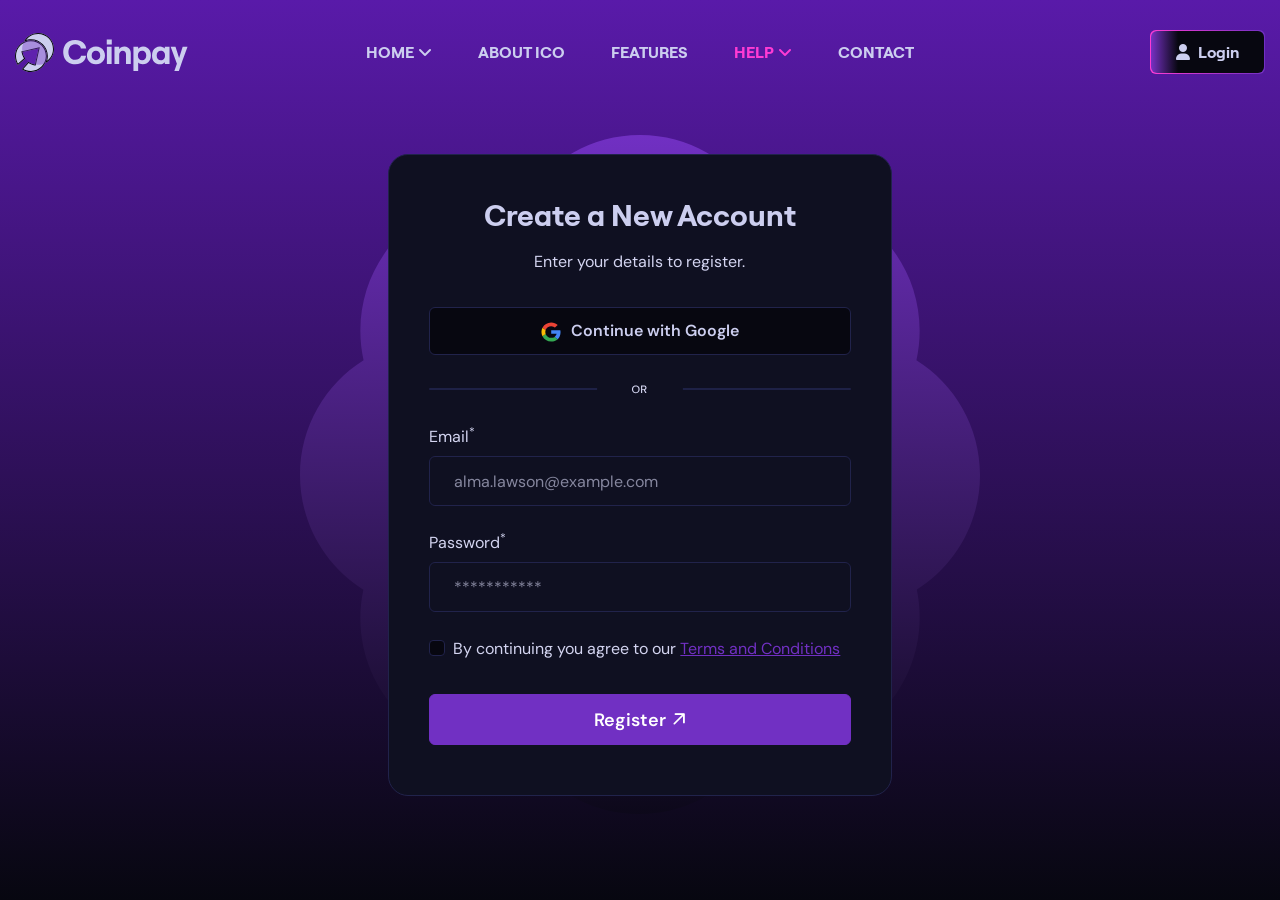
<file: sign_up.html>
<!doctype html>
<html lang="en">

  <head>

    <meta charset="utf-8">
    <meta name="viewport" content="width=device-width, initial-scale=1, shrink-to-fit=no">
    <meta http-equiv="x-ua-compatible" content="ie=edge">
    <meta name="thumbnail" content="assets/images/ico_template_thumbnail.webp">
    <meta name="description" content="Coinpay - Site Template">
    <meta name="keywords" content="Crypto Currency Bootstrap Site Template">
    <meta name="author" content="xpressbuddy">

    <title>Create Account - Coinpay - Site Template</title>
    <link rel="shortcut icon" href="assets/images/site_logo/favicon_1.svg">

    <!-- Fraimwork - CSS Include -->
    <link rel="stylesheet" type="text/css" href="assets/css/bootstrap.min.css">

    <!-- Icon Font - CSS Include -->
    <link rel="stylesheet" type="text/css" href="assets/css/fontawesome.css">

    <!-- Animation - CSS Include -->
    <link rel="stylesheet" type="text/css" href="assets/css/cursor.css">
    <link rel="stylesheet" type="text/css" href="assets/css/animate.min.css">
    <link rel="stylesheet" type="text/css" href="assets/css/aos.css">

    <!-- Carousel - CSS Include -->
    <link rel="stylesheet" type="text/css" href="assets/css/swiper-bundle.min.css">

    <!-- Video & Image Popup - CSS Include -->
    <link rel="stylesheet" type="text/css" href="assets/css/magnific-popup.min.css">

    <!-- Counter - CSS Include -->
    <link rel="stylesheet" type="text/css" href="assets/css/odometer.min.css">

    <!-- Custom - CSS Include -->
    <link rel="stylesheet" type="text/css" href="assets/css/style.css">

  </head>


  <body class="index_ico">

    <!-- Body Wrap - Start -->
    <div class="page_wrapper">

      <!-- Preloader - Start -->
      <div id="preloader">
        <div class="line-1"></div> 
        <div class="line-2"></div> 
        <div class="line-3"></div> 
        <div class="line-4"></div> 
      </div>
      <!-- Preloader - End -->

      <!-- Site Header - Start
      ================================================== -->
      <header class="site_header">
        <div class="nav_wrapper">
          <div class="container">
            <div class="row align-items-center">
              <div class="col-lg-3 col-5 d-flex align-items-center">
                <div class="site_logo">
                  <a class="site_link" href="index.html">
                    <img loading="lazy" src="assets/images/site_logo/site_logo_1.svg" alt="ICO Site Logo">
                  </a>
                </div>
              </div>
              <div class="col-lg-6 col-2">
                <nav class="main_menu navbar navbar-expand-lg">
                  <div class="main_menu_inner collapse navbar-collapse justify-content-center" id="main_menu_dropdown">
                    <ul class="main_menu_list unordered_list text-uppercase">
                      <li class="dropdown">
                        <a class="nav-link" href="#" id="homes_submenu" role="button" data-bs-toggle="dropdown" aria-expanded="false">
                          <span class="nav_link_label" data-text="Home">Home</span>
                          <span class="nav_link_icon">
                            <i class="fa-solid fa-angle-down"></i>
                          </span>
                        </a>
                        <ul class="dropdown-menu" aria-labelledby="homes_submenu">
                          <li>
                            <a class="dropdown-item" href="index_ico.html">
                              <span class="nav_link_label">Coinpay ICO</span>
                            </a>
                          </li>
                          <li>
                            <a class="dropdown-item" href="index_memecoin.html">
                              <span class="nav_link_label">Memecoin</span>
                            </a>
                          </li>
                          <li>
                            <a class="dropdown-item" href="index_pepecoin.html">
                              <span class="nav_link_label">Pepecoin</span>
                            </a>
                          </li>
                        </ul>
                      </li>
                      <li>
                        <a class="nav-link scrollspy_btn" href="#id_ico_about_section">
                          <span class="nav_link_label" data-text="About ICO">About ICO</span>
                        </a>
                      </li>
                      <li>
                        <a class="nav-link scrollspy_btn" href="#id_ico_service_section">
                          <span class="nav_link_label" data-text="Features">Features</span>
                        </a>
                      </li>
                      <li class="dropdown active">
                        <a class="nav-link" href="#" id="help_submenu" role="button" data-bs-toggle="dropdown" aria-expanded="false">
                          <span class="nav_link_label" data-text="Help">Help</span>
                          <span class="nav_link_icon">
                            <i class="fa-solid fa-angle-down"></i>
                          </span>
                        </a>
                        <ul class="dropdown-menu" aria-labelledby="help_submenu">
                          <li>
                            <a class="dropdown-item scrollspy_btn" href="#id_ico_roadmap_section">
                              <span class="nav_link_label">Roadmap</span>
                            </a>
                          </li>
                          <li class="dropdown">
                            <a class="dropdown-item" href="#" id="blog_submenu" role="button" data-bs-toggle="dropdown" aria-expanded="false">
                              <span class="nav_link_label" data-text="Blog">Blog</span>
                              <span class="nav_link_icon">
                                <i class="fa-solid fa-angle-right"></i>
                              </span>
                            </a>
                            <ul class="dropdown-menu" aria-labelledby="blog_submenu">
                              <li>
                                <a class="dropdown-item" href="blog.html">
                                  <span class="nav_link_label">Blogs</span>
                                </a>
                              </li>
                              <li>
                                <a class="dropdown-item" href="blog_details.html">
                                  <span class="nav_link_label">Blog Details</span>
                                </a>
                              </li>
                            </ul>
                          </li>
                          <li>
                            <a class="dropdown-item" href="contact.html">
                              <span class="nav_link_label">Help Center</span>
                            </a>
                          </li>
                          <li class="dropdown active">
                            <a class="dropdown-item" href="#" id="register_submenu" role="button" data-bs-toggle="dropdown" aria-expanded="false">
                              <span class="nav_link_label" data-text="Blog">My Account</span>
                              <span class="nav_link_icon">
                                <i class="fa-solid fa-angle-right"></i>
                              </span>
                            </a>
                            <ul class="dropdown-menu" aria-labelledby="register_submenu">
                              <li>
                                <a class="dropdown-item" href="sign_in.html">
                                  <span class="nav_link_label">Sign In</span>
                                </a>
                              </li>
                              <li class="active">
                                <a class="dropdown-item" href="sign_up.html">
                                  <span class="nav_link_label">Sign Up</span>
                                </a>
                              </li>
                            </ul>
                          </li>
                        </ul>
                      </li>
                      <li>
                        <a class="nav-link" href="contact.html">
                          <span class="nav_link_label" data-text="Contact">Contact</span>
                        </a>
                      </li>
                    </ul>
                  </div>
                </nav>
              </div>
              <div class="col-lg-3 col-5">
                <ul class="btns_group unordered_list p-0 justify-content-end">
                  <li class="d-lg-none">
                    <button class="mobile_menu_btn" type="button" data-bs-toggle="collapse" data-bs-target="#main_menu_dropdown" aria-expanded="false" aria-label="Toggle navigation">
                      <i class="far fa-bars"></i>
                    </button>
                  </li>
                  <li>
                    <a class="ico_btn_outline" href="sign_in.html">
                      <span class="btn_icon">
                        <i class="fa-solid fa-user"></i>
                      </span>
                      <span class="btn_label">Login</span>
                    </a>
                  </li>
                </ul>
              </div>
            </div>
          </div>
        </div>
      </header>
      <!-- Site Header - End
      ================================================== -->

      <!-- Main Body - Start
      ================================================== -->
      <main class="page_content">

        <!-- Register Section - Start
        ================================================== -->
        <section class="register_section section_decoration">
          <div class="container">
            <div class="row justify-content-center">
              <div class="col-lg-5 position-relative">
                <div class="register_form">
                  <h1 class="heading_text text-center">Create a New Account</h1>
                  <p class="text-center">Enter your details to register.</p>
                  <a class="btn_login_google" href="#!">
                    <span class="icon">
                      <img src="assets/icons/icon_google.svg" alt="Google Icon">
                    </span>
                    <span class="label">Continue with Google</span>
                  </a>
                  <div class="divider">
                    <img src="assets/images/shapes/shape_divider.svg" alt="Divider">
                  </div>
                  <div class="form-group">
                    <label class="input_title" for="input_email">Email<sup>*</sup></label>
                    <input id="input_email" class="form-control" type="email" name="email" placeholder="alma.lawson@example.com" required="">
                  </div>
                  <div class="form-group">
                    <label class="input_title" for="input_pass">Password<sup>*</sup></label>
                    <input id="input_pass" class="form-control" type="password" name="password" placeholder="***********" required="">
                  </div>
                  <div class="form-check">
                    <input class="form-check-input" type="checkbox" id="checkbox_remember_me">
                    <label class="form-check-label" for="checkbox_remember_me">
                      By continuing you agree to our <a href="#!"><u>Terms and Conditions</u></a>
                    </label>
                  </div>
                  <button class="btn" type="submit">
                    <span class="btn_label">Register</span>
                    <span class="btn_icon"><i class="fa-regular fa-arrow-up-right"></i></span>
                  </button>
                </div>
                <div class="decoration_item shape_flower">
                  <img src="assets/images/shapes/shape_flower_1.svg" alt="Flower">
                </div>
              </div>
            </div>
          </div>
        </section>
        <!-- Register Section - End
        ================================================== -->

      </main>
      <!-- Main Body - End
      ================================================== -->

    </div>
    <!-- Body Wrap - End -->

    <!-- Fraimwork - Jquery Include -->
    <script src="assets/js/jquery.min.js"></script>
    <script src="assets/js/popper.min.js"></script>
    <script src="assets/js/bootstrap.min.js"></script>
    <script src="assets/js/bootstrap-dropdown-ml-hack.min.js"></script>

    <!-- Animation - jquery include -->
    <script src="assets/js/cursor.js"></script>
    <script src="assets/js/gsap.js"></script>
    <script src="assets/js/gsap-scroll-trigger.js"></script>
    <script src="assets/js/gsap-split-text.js"></script>
    <script src="assets/js/smooth-scroll.js"></script>
    <script src="assets/js/aos.js"></script>

    <!-- Countdown Timer - jquery include -->
    <script src="assets/js/countdown.js"></script>

    <!-- Carousel - Jquery Include -->
    <script src="assets/js/swiper-bundle.min.js"></script>

    <!-- Video & Image Popup - Jquery Include -->
    <script src="assets/js/magnific-popup.min.js"></script>
    
    <!-- Counter - Jquery Include -->
    <script src="assets/js/appear.min.js"></script>
    <script src="assets/js/odometer.min.js"></script>

    <!-- Custom - Jquery Include -->
    <script src="assets/js/main.js"></script>

  </body>
</html>
</file>
<file: assets/css/cursor.css>
.cb-cursor {
  position: fixed;
  top: 0;
  left: 0;
  z-index: 999;
  contain: layout style size;
  pointer-events: none;
  will-change: transform;
  -webkit-transition: opacity 0.3s, color 0.4s;
  -o-transition: opacity 0.3s, color 0.4s;
  -moz-transition: opacity 0.3s, color 0.4s;
  transition: opacity 0.3s, color 0.4s;
}
.cb-cursor:before {
  content: "";
  position: absolute;
  top: -24px;
  left: -24px;
  display: block;
  width: 48px;
  height: 48px;
  -webkit-transform: scale(0);
  -moz-transform: scale(0);
  -ms-transform: scale(0);
  -o-transform: scale(0);
  transform: scale(0);
  background: var(--bs-primary);
  -webkit-border-radius: 50%;
  -moz-border-radius: 50%;
  border-radius: 50%;
  -webkit-transition: opacity 0.1s, -webkit-transform 0.3s ease-in-out;
  transition: opacity 0.1s, -webkit-transform 0.3s ease-in-out;
  -o-transition: opacity 0.1s, -o-transform 0.3s ease-in-out;
  -moz-transition: transform 0.3s ease-in-out, opacity 0.1s, -moz-transform 0.3s ease-in-out;
  transition: transform 0.3s ease-in-out, opacity 0.1s;
  transition: transform 0.3s ease-in-out, opacity 0.1s, -webkit-transform 0.3s ease-in-out, -moz-transform 0.3s ease-in-out, -o-transform 0.3s ease-in-out;
}
.cb-cursor-text {
  position: absolute;
  top: -18px;
  left: -18px;
  width: 36px;
  height: 36px;
  display: -webkit-box;
  display: -webkit-flex;
  display: -moz-box;
  display: -ms-flexbox;
  display: flex;
  -webkit-box-align: center;
  -webkit-align-items: center;
  -moz-box-align: center;
  -ms-flex-align: center;
  align-items: center;
  -webkit-box-pack: center;
  -webkit-justify-content: center;
  -moz-box-pack: center;
  -ms-flex-pack: center;
  justify-content: center;
  -webkit-transform: scale(0) rotate(10deg);
  -moz-transform: scale(0) rotate(10deg);
  -ms-transform: scale(0) rotate(10deg);
  -o-transform: scale(0) rotate(10deg);
  transform: scale(0) rotate(10deg);
  opacity: 0;
  color: var(--bs-dark);
  font-size: 22px;
  font-weight: 500;
  line-height: 1;
  text-align: center;
  letter-spacing: -0.01em;
  -webkit-transition: opacity 0.4s, -webkit-transform 0.3s;
  transition: opacity 0.4s, -webkit-transform 0.3s;
  -o-transition: opacity 0.4s, -o-transform 0.3s;
  -moz-transition: opacity 0.4s, transform 0.3s, -moz-transform 0.3s;
  transition: opacity 0.4s, transform 0.3s;
  transition: opacity 0.4s, transform 0.3s, -webkit-transform 0.3s, -moz-transform 0.3s, -o-transform 0.3s;
}
@supports (mix-blend-mode: exclusion) {
  .cb-cursor.-exclusion, .cb-cursor.-opaque {
    mix-blend-mode: exclusion;
  }
}
@supports (mix-blend-mode: exclusion) {
  .cb-cursor.-exclusion:before, .cb-cursor.-opaque:before {
    background: white;
  }
}
.cb-cursor.-normal, .cb-cursor.-text {
  mix-blend-mode: normal;
}
.cb-cursor.-normal:before, .cb-cursor.-text:before {
  background: var(--bs-primary);
}
.cb-cursor.-inverse {
  color: white;
}
.cb-cursor.-visible:before {
  -webkit-transform: scale(0.2);
  -moz-transform: scale(0.2);
  -ms-transform: scale(0.2);
  -o-transform: scale(0.2);
  transform: scale(0.2);
}
.cb-cursor.-visible.-active:before {
  -webkit-transform: scale(0.23);
  -moz-transform: scale(0.23);
  -ms-transform: scale(0.23);
  -o-transform: scale(0.23);
  transform: scale(0.23);
  -webkit-transition-duration: 0.2s;
  -moz-transition-duration: 0.2s;
  -o-transition-duration: 0.2s;
  transition-duration: 0.2s;
}
.cb-cursor.-pointer:before {
  -webkit-transform: scale(0.15);
  -moz-transform: scale(0.15);
  -ms-transform: scale(0.15);
  -o-transform: scale(0.15);
  transform: scale(0.15);
}
.cb-cursor.-text:before {
  -webkit-transform: scale(2.5);
  -moz-transform: scale(2.5);
  -ms-transform: scale(2.5);
  -o-transform: scale(2.5);
  transform: scale(2.5);
}
.cb-cursor.-text .cb-cursor-text {
  opacity: 1;
  -webkit-transform: scale(1);
  -moz-transform: scale(1);
  -ms-transform: scale(1);
  -o-transform: scale(1);
  transform: scale(1);
}
.cb-cursor.-text.-active:before {
  -webkit-transform: scale(1.6);
  -moz-transform: scale(1.6);
  -ms-transform: scale(1.6);
  -o-transform: scale(1.6);
  transform: scale(1.6);
  -webkit-transition-duration: 0.2s;
  -moz-transition-duration: 0.2s;
  -o-transition-duration: 0.2s;
  transition-duration: 0.2s;
}
.cb-cursor.-opaque:before {
  -webkit-transform: scale(1.32);
  -moz-transform: scale(1.32);
  -ms-transform: scale(1.32);
  -o-transform: scale(1.32);
  transform: scale(1.32);
}
.cb-cursor.-opaque.-active:before {
  -webkit-transform: scale(1.2);
  -moz-transform: scale(1.2);
  -ms-transform: scale(1.2);
  -o-transform: scale(1.2);
  transform: scale(1.2);
}
.cb-cursor.-lg:before {
  -webkit-transform: scale(2);
  -moz-transform: scale(2);
  -ms-transform: scale(2);
  -o-transform: scale(2);
  transform: scale(2);
}
.cb-cursor.-hidden:before {
  -webkit-transform: scale(0);
  -moz-transform: scale(0);
  -ms-transform: scale(0);
  -o-transform: scale(0);
  transform: scale(0);
}
.-cursor-default {
  color: var(--bs-primary);
}
.cb-demo {
  background: var(--bs-white);
}
.cb-demo-content {
  display: -webkit-box;
  display: -webkit-flex;
  display: -moz-box;
  display: -ms-flexbox;
  display: flex;
  -webkit-box-align: center;
  -webkit-align-items: center;
  -moz-box-align: center;
  -ms-flex-align: center;
  align-items: center;
  -webkit-box-pack: center;
  -webkit-justify-content: center;
  -moz-box-pack: center;
  -ms-flex-pack: center;
  justify-content: center;
  height: 100vh;
}
.cb-demo-container {
  padding: 0 20px;
}
@media (min-width: 1600px) {
  .cb-demo-container {
    padding: 0 120px;
  }
}
.cb-demo-row {
  display: -webkit-box;
  display: -webkit-flex;
  display: -moz-box;
  display: -ms-flexbox;
  display: flex;
  -webkit-box-pack: center;
  -webkit-justify-content: center;
  -moz-box-pack: center;
  -ms-flex-pack: center;
  justify-content: center;
  text-align: center;
  margin: 30px 0;
}
@media (min-width: 1600px) {
  .cb-demo-row {
    margin: 60px 0;
  }
}
.cb-demo-item {
  position: relative;
  -webkit-box-flex: 1;
  -webkit-flex: 1;
  -moz-box-flex: 1;
  -ms-flex: 1;
  flex: 1;
  padding: 50px 30px;
  margin: 0 20px;
  color: #000;
}
@media (min-width: 1600px) {
  .cb-demo-item {
    padding: 90px 30px;
    margin: 0 30px;
  }
}
.cb-demo-item-title {
  position: relative;
  margin: 0 0 25px 0;
  font-size: 30px;
  font-weight: bold;
}
.cb-demo-item-text {
  position: relative;
  max-width: 70%;
  margin: 0 auto;
  color: rgba(0, 0, 0, 0.5);
  font-size: 16px;
  font-weight: 300;
  line-height: 150%;
}
.cb-demo-item:before {
  content: "";
  display: block;
  position: absolute;
  top: 0;
  left: 0;
  right: 0;
  bottom: 0;
  -webkit-border-radius: 30px;
  -moz-border-radius: 30px;
  border-radius: 30px;
  background: #f8f8f8;
  -webkit-transition: -webkit-box-shadow 0.2s;
  transition: -webkit-box-shadow 0.2s;
  -o-transition: box-shadow 0.2s;
  -moz-transition: box-shadow 0.2s, -moz-box-shadow 0.2s;
  transition: box-shadow 0.2s;
  transition: box-shadow 0.2s, -webkit-box-shadow 0.2s, -moz-box-shadow 0.2s;
}
</file>
<file: assets/css/style.css>
/* Table Of Content - start
================================================== */
/* 
* Project Name   :  Coinpay - Crypto Currency Site Template.
* File           :  CSS Base
* Version        :  1.0.0
* Author         :  XpressBuddy (https://themeforest.net/user/xpressbuddy/portfolio)
* Developer			 :	webrok (https://www.fiverr.com/webrok?up_rollout=true)

==================================================

1 - Template Global Settings
* - 1.01 - Template Fonts
* - 1.02 - Template Reset

2 - Template Blocks
* - 2.01 - CSS Animations
* - 2.02 - Spacing and Gaps
* - 2.03 - Ordered and Unordered list
* - 2.04 - Button
* - 2.05 - Video
* - 2.06 - Typography
* - 2.07 - Form
* - 2.08 - Social
* - 2.09 - Pagelist
* - 2.10 - Iconlist
* - 2.11 - Tab
* - 2.12 - Iconbox
* - 2.13 - Event
* - 2.14 - Roadmap
* - 2.15 - Countdown
* - 2.16 - Accordion
* - 2.17 - ProgressBar
* - 2.18 - Authorbox
* - 2.19 - Pagination
* - 2.20 - Team
* - 2.21 - Partnerlogo
* - 2.22 - Tokenomics
* - 2.23 - Blog

3 - Template Parts
* - 3.01 - Site Header
* - 3.02 - Site Footer
* - 3.03 - Page Header
* - 3.04 - Breadcrumb
* - 3.05 - Sidebar

4 - Template Patterns
* - 4.01 - Hero Section
* - 4.02 - Countdown Section
* - 4.03 - About Section
* - 4.04 - Table Section
* - 4.05 - Chart Section
* - 4.06 - Service Section
* - 4.07 - Content Ticker Section
* - 4.08 - Tokenomics Section
* - 4.09 - Feature Section
* - 4.10 - Roadmap Section
* - 4.11 - Testimonial Section

5 - Templates
* - 5.01 - Home Pages
* - 5.02 - Details Pages
* - 5.03 - Contact Page
* - 5.04 - Register Pages

*/
/* Table Of Content - end
================================================== */
@import url("https://fonts.googleapis.com/css2?family=DM+Sans:ital,opsz,wght@0,9..40,100..1000;1,9..40,100..1000&display=swap");
@import url("https://fonts.googleapis.com/css2?family=Dela+Gothic+One&display=swap");
@import url("https://fonts.googleapis.com/css2?family=Bricolage+Grotesque:opsz,wght@12..96,200..800&display=swap");
@import url("https://fonts.googleapis.com/css2?family=Bricolage+Grotesque:opsz,wght@12..96,200..800&family=Lilita+One&display=swap");
@import url("https://fonts.googleapis.com/css2?family=Nunito+Sans:ital,opsz,wght@0,6..12,200..1000;1,6..12,200..1000&display=swap");
:root {
  --bs-body-font-family: "DM Sans", serif;
  --bs-heading-font-family: "DM Sans", serif;
  --bs-body-font-size: 16px;
  --bs-body-font-weight: 400;
  --bs-body-line-height: 26px;
  --bs-transition: 400ms ease;
}

/* 1.01 - Template Fonts - Start
================================================== */
@font-face {
  font-family: "Roobert PRO Bold";
  src: url("../fonts/RoobertPRO-Bold.ttf") format("truetype");
  font-weight: 700;
  font-style: normal;
  font-display: swap;
}
@font-face {
  font-family: "Roobert PRO Medium";
  src: url("../fonts/RoobertPRO-Medium.ttf") format("truetype");
  font-weight: 500;
  font-style: normal;
  font-display: swap;
}
@font-face {
  font-family: "January Night";
  src: url("../fonts/January-Night.ttf") format("truetype");
  font-weight: 400;
  font-style: normal;
  font-display: swap;
}
/* 1.01 - Template Fonts - End
================================================== */
/* 1.02 - Template Reset - Start
================================================== */
body {
  margin: 0;
  padding: 0;
  font-size: var(--bs-body-font-size);
  font-weight: var(--bs-body-font-weight);
  line-height: var(--bs-body-line-height);
  font-style: normal;
  font-optical-sizing: auto;
  color: var(--bs-body-color);
  font-family: var(--bs-body-font-family);
  background-color: var(--bs-body-bg);
  text-rendering: optimizelegibility;
  -moz-osx-font-smoothing: grayscale;
  -webkit-font-smoothing: antialiased;
}

.page_wrapper {
  overflow: hidden;
  position: relative;
}

iframe {
  width: 100%;
  border: none;
  display: block;
  min-height: 440px;
}

.iframe_block {
  overflow: hidden;
  border-radius: 20px;
  margin-bottom: 70px;
}

a:focus,
a:active,
input,
input:hover,
input:focus,
input:active,
textarea,
textarea:hover,
textarea:focus,
textarea:active {
  outline: none;
}

img:not([draggable]),
embed,
object,
video {
  height: auto;
  max-width: 100%;
}

img {
  border: none;
  height: auto;
  max-width: 100%;
  -webkit-user-select: none;
     -moz-user-select: none;
      -ms-user-select: none;
          user-select: none;
  vertical-align: middle;
}

a {
  outline: 0;
  display: inline-block;
  text-decoration: none;
  color: var(--bs-heading-color);
  -webkit-transition: var(--bs-transition);
  transition: var(--bs-transition);
  font-family: var(--bs-body-font-family);
}
a:active, a:focus, a:hover, a:visited {
  outline: 0;
  text-decoration: none;
}

button {
  padding: 0;
  border: none;
  outline: none;
  background: none;
  display: inline-block;
  color: var(--bs-heading-color);
  -webkit-transition: var(--bs-transition);
  transition: var(--bs-transition);
  font-family: var(--bs-body-font-family);
}
button:focus {
  outline: none;
}

h1, h2, h3, h4, h5, h6 {
  font-weight: 700;
  color: var(--bs-heading-color);
  font-family: var(--bs-heading-font-family);
}

b, strong {
  font-weight: 700;
}

p strong {
  font-size: 18px;
  font-weight: 500;
}

hr {
  opacity: 1;
  height: 1px;
  border: none;
  margin: 38px 0;
  background-color: var(--bs-border-color);
}

mark {
  padding: 0;
  font-weight: 700;
  color: var(--bs-primary);
  background-color: transparent;
}

.container {
  max-width: 1320px;
  padding-left: 15px;
  padding-right: 15px;
}

.container-fluid {
  padding-left: 30px;
  padding-right: 30px;
}

.row {
  margin: -15px;
}

[class*=col-] {
  padding: 15px;
}

.backtotop {
  right: 15px;
  z-index: 999;
  bottom: 60px;
  display: none;
  position: fixed;
}

.backtotop .scroll {
  z-index: 1;
  width: 42px;
  height: 42px;
  display: -webkit-box;
  display: -ms-flexbox;
  display: flex;
  font-size: 16px;
  position: relative;
  -webkit-box-align: center;
      -ms-flex-align: center;
          align-items: center;
  border-radius: 100%;
  -webkit-box-pack: center;
      -ms-flex-pack: center;
          justify-content: center;
  color: rgba(255, 255, 255, 0.7);
  border: 1px solid rgba(255, 255, 255, 0.1);
}

.backtotop .scroll:hover {
  color: var(--bs-dark);
  border-color: var(--bs-white);
  background-color: var(--bs-white);
}

#preloader {
  inset: 0;
  gap: 4px;
  display: -webkit-box;
  display: -ms-flexbox;
  display: flex;
  z-index: 9999;
  position: fixed;
  -webkit-box-align: center;
      -ms-flex-align: center;
          align-items: center;
  -webkit-box-pack: center;
      -ms-flex-pack: center;
          justify-content: center;
  background-color: var(--bs-dark);
}

.line-1,
.line-2,
.line-3,
.line-4 {
  width: 5px;
  height: 30px;
  background: var(--bs-secondary);
  -webkit-animation: scaleUpDown 1.2s infinite ease-in-out;
          animation: scaleUpDown 1.2s infinite ease-in-out;
}

.line-2 {
  -webkit-animation-delay: 0.2s;
          animation-delay: 0.2s;
}

.line-3 {
  -webkit-animation-delay: 0.4s;
          animation-delay: 0.4s;
}

.line-4 {
  -webkit-animation-delay: 0.6s;
          animation-delay: 0.6s;
}

@-webkit-keyframes scaleUpDown {
  0%, 100% {
    -webkit-transform: scaleY(1);
            transform: scaleY(1);
  }
  50% {
    -webkit-transform: scaleY(2);
            transform: scaleY(2);
  }
}

@keyframes scaleUpDown {
  0%, 100% {
    -webkit-transform: scaleY(1);
            transform: scaleY(1);
  }
  50% {
    -webkit-transform: scaleY(2);
            transform: scaleY(2);
  }
}
.dropdown-menu {
  border: none;
  padding: 6px 0;
  margin-top: 16px;
  border-radius: 6px;
  background-color: var(--bs-white);
  -webkit-box-shadow: 0 30px 50px rgba(0, 0, 0, 0.6);
          box-shadow: 0 30px 50px rgba(0, 0, 0, 0.6);
  -webkit-animation: 0.2s ease-in-out 0s normal none 1 running fadeIn;
          animation: 0.2s ease-in-out 0s normal none 1 running fadeIn;
}
.dropdown-menu:before {
  left: 0;
  right: 0;
  top: -16px;
  content: "";
  height: 16px;
  display: block;
  position: absolute;
}
.dropdown-menu > li {
  padding: 0 6px;
}
.dropdown-menu > li:not(:last-child) {
  margin-bottom: 1px;
}
.dropdown-menu > li > .dropdown-item {
  display: block;
  font-size: 16px;
  font-weight: 600;
  line-height: 20px;
  position: relative;
  border-radius: 4px;
  white-space: nowrap;
  color: var(--bs-dark);
  padding: 12px 18px 11px;
}
.dropdown-menu > li > .dropdown-item .nav_link_icon {
  color: inherit;
}
.dropdown-menu > li.active > .dropdown-item, .dropdown-menu > li:hover > .dropdown-item {
  color: var(--bs-white);
  background-color: var(--bs-primary);
}
.dropdown-menu > li.active > .dropdown-item .nav_link_icon, .dropdown-menu > li:hover > .dropdown-item .nav_link_icon {
  color: var(--bs-white);
}

.section_decoration {
  z-index: 1;
  position: relative;
}
.section_decoration .decoration_item {
  z-index: -1;
  position: absolute;
}
.section_decoration .decoration_item img[src*=shape_section_divider_] {
  width: 100%;
}
.section_decoration .decoration_item:has(img[src*=shape_section_divider_]) {
  top: 0;
  left: 0;
  right: 0;
}
.section_decoration .shape_net_top {
  left: 0;
  right: 0;
  top: -194px;
}
.section_decoration .shape_net_top img {
  width: 100%;
  height: auto;
}

/* 1.02 - Template Reset - End
================================================== */
/* 2.01 - CSS Animations - Start
================================================== */
@-webkit-keyframes upDownMover {
  0%, 100% {
    -webkit-transform: translateY(0);
            transform: translateY(0);
  }
  50% {
    -webkit-transform: translateY(-20px);
            transform: translateY(-20px);
  }
}
@keyframes upDownMover {
  0%, 100% {
    -webkit-transform: translateY(0);
            transform: translateY(0);
  }
  50% {
    -webkit-transform: translateY(-20px);
            transform: translateY(-20px);
  }
}
.upDownMover {
  -webkit-animation: upDownMover 4s ease-in-out infinite;
          animation: upDownMover 4s ease-in-out infinite;
}

@-webkit-keyframes fadeInOut {
  0%, 100% {
    opacity: 1;
  }
  50% {
    opacity: 0;
  }
}

@keyframes fadeInOut {
  0%, 100% {
    opacity: 1;
  }
  50% {
    opacity: 0;
  }
}
.fadeInOut {
  -webkit-animation: fadeInOut 4s ease-in-out infinite;
          animation: fadeInOut 4s ease-in-out infinite;
}

@-webkit-keyframes gradientChange {
  0% {
    background-position: 0% 50%;
  }
  50% {
    background-position: 100% 50%;
  }
  100% {
    background-position: 0% 50%;
  }
}

@keyframes gradientChange {
  0% {
    background-position: 0% 50%;
  }
  50% {
    background-position: 100% 50%;
  }
  100% {
    background-position: 0% 50%;
  }
}
.gradientChange {
  -webkit-animation: gradientChange 8s ease infinite;
          animation: gradientChange 8s ease infinite;
}

.section_shadow_top {
  z-index: 1;
  position: relative;
}
.section_shadow_top:before {
  top: 0;
  left: 0;
  right: 0;
  z-index: -1;
  content: "";
  height: 125px;
  opacity: 0.4;
  position: absolute;
  -webkit-filter: blur(44px);
          filter: blur(44px);
  border-radius: 50px;
  background-size: 400% 400%;
  -webkit-animation: gradientChange 8s ease infinite;
          animation: gradientChange 8s ease infinite;
  background-image: linear-gradient(45deg, var(--bs-primary), var(--bs-secondary));
}

@-webkit-keyframes animationSpin {
  from {
    -webkit-transform: rotate(0deg);
            transform: rotate(0deg);
  }
  to {
    -webkit-transform: rotate(360deg);
            transform: rotate(360deg);
  }
}

@keyframes animationSpin {
  from {
    -webkit-transform: rotate(0deg);
            transform: rotate(0deg);
  }
  to {
    -webkit-transform: rotate(360deg);
            transform: rotate(360deg);
  }
}
.animationSpin {
  -webkit-animation: spin 5000ms linear infinite;
          animation: spin 5000ms linear infinite;
}

@-webkit-keyframes ripple {
  0% {
    opacity: 1;
  }
  100% {
    opacity: 0;
    -webkit-transform: scale(1.75);
            transform: scale(1.75);
  }
}

@keyframes ripple {
  0% {
    opacity: 1;
  }
  100% {
    opacity: 0;
    -webkit-transform: scale(1.75);
            transform: scale(1.75);
  }
}
@-webkit-keyframes coinFlip {
  0% {
    -webkit-transform: rotateY(-180deg);
            transform: rotateY(-180deg);
  }
  80% {
    -webkit-transform: rotateY(180deg);
            transform: rotateY(180deg);
  }
  100% {
    -webkit-transform: rotateY(180deg);
            transform: rotateY(180deg);
  }
}
@keyframes coinFlip {
  0% {
    -webkit-transform: rotateY(-180deg);
            transform: rotateY(-180deg);
  }
  80% {
    -webkit-transform: rotateY(180deg);
            transform: rotateY(180deg);
  }
  100% {
    -webkit-transform: rotateY(180deg);
            transform: rotateY(180deg);
  }
}
@-webkit-keyframes bellRing {
  0% {
    -webkit-transform: rotate(0) scale(1) skew(1deg);
            transform: rotate(0) scale(1) skew(1deg);
  }
  10% {
    -webkit-transform: rotate(-15deg) scale(1) skew(1deg);
            transform: rotate(-15deg) scale(1) skew(1deg);
  }
  20% {
    -webkit-transform: rotate(30deg) scale(1) skew(1deg);
            transform: rotate(30deg) scale(1) skew(1deg);
  }
  30% {
    -webkit-transform: rotate(-15deg) scale(1) skew(1deg);
            transform: rotate(-15deg) scale(1) skew(1deg);
  }
  40% {
    -webkit-transform: rotate(30deg) scale(1) skew(1deg);
            transform: rotate(30deg) scale(1) skew(1deg);
  }
  100%, 50% {
    -webkit-transform: rotate(0) scale(1) skew(1deg);
            transform: rotate(0) scale(1) skew(1deg);
  }
}
@keyframes bellRing {
  0% {
    -webkit-transform: rotate(0) scale(1) skew(1deg);
            transform: rotate(0) scale(1) skew(1deg);
  }
  10% {
    -webkit-transform: rotate(-15deg) scale(1) skew(1deg);
            transform: rotate(-15deg) scale(1) skew(1deg);
  }
  20% {
    -webkit-transform: rotate(30deg) scale(1) skew(1deg);
            transform: rotate(30deg) scale(1) skew(1deg);
  }
  30% {
    -webkit-transform: rotate(-15deg) scale(1) skew(1deg);
            transform: rotate(-15deg) scale(1) skew(1deg);
  }
  40% {
    -webkit-transform: rotate(30deg) scale(1) skew(1deg);
            transform: rotate(30deg) scale(1) skew(1deg);
  }
  100%, 50% {
    -webkit-transform: rotate(0) scale(1) skew(1deg);
            transform: rotate(0) scale(1) skew(1deg);
  }
}
.bellRing {
  -webkit-transform-origin: top;
          transform-origin: top;
  -webkit-animation: ring 1.8s ease-out infinite;
          animation: ring 1.8s ease-out infinite;
}

/* 2.01 - CSS Animations - End
================================================== */
/* 2.02 - Spacing and Gaps - Start
================================================== */
.section_space {
  padding-top: 150px;
  padding-bottom: 150px;
}

/* 2.02 - Spacing and Gaps - End
================================================== */
/* 2.03 - Ordered and Unordered list - Start
================================================== */
[class*=unordered_list] {
  margin: 0;
  padding: 0;
  display: -webkit-box;
  display: -ms-flexbox;
  display: flex;
  -ms-flex-wrap: wrap;
      flex-wrap: wrap;
  -webkit-box-align: center;
      -ms-flex-align: center;
          align-items: center;
}
[class*=unordered_list] > li {
  float: left;
  list-style: none;
  display: -webkit-inline-box;
  display: -ms-inline-flexbox;
  display: inline-flex;
}

.unordered_list_block {
  display: -webkit-box;
  display: -ms-flexbox;
  display: flex;
  -webkit-box-orient: vertical;
  -webkit-box-direction: normal;
      -ms-flex-direction: column;
          flex-direction: column;
}
.unordered_list_block > li {
  width: 100%;
  display: block;
}

.contact_info_list {
  gap: 20px;
}
.contact_info_list a {
  gap: 10px;
  font-size: 20px;
  font-weight: 700;
  line-height: 24px;
  -webkit-box-align: center;
      -ms-flex-align: center;
          align-items: center;
  display: -webkit-inline-box;
  display: -ms-inline-flexbox;
  display: inline-flex;
}
.contact_info_list a:hover {
  color: var(--bs-primary);
}
.contact_info_list a i {
  color: var(--bs-primary);
}

.category_list_block > li {
  border-bottom: 1px solid var(--bs-border-color);
}
.category_list_block > li > a {
  display: -webkit-box;
  display: -ms-flexbox;
  display: flex;
  padding: 12px 0;
  font-size: 16px;
  list-style: 24px;
  font-weight: 700;
  position: relative;
  -webkit-box-align: center;
      -ms-flex-align: center;
          align-items: center;
  -webkit-box-pack: justify;
      -ms-flex-pack: justify;
          justify-content: space-between;
}
.category_list_block > li > a > * {
  -webkit-transition: var(--bs-transition);
  transition: var(--bs-transition);
}
.category_list_block > li:hover > a > * {
  color: var(--bs-secondary);
}
.category_list_block > li:hover > a .label {
  -webkit-transform: translateX(18px);
          transform: translateX(18px);
}
.category_list_block > li:hover > a .icon {
  opacity: 1;
}
.category_list_block .icon {
  left: 0;
  top: 13px;
  opacity: 0;
  position: absolute;
}

.tags_block {
  gap: 10px;
}
.tags_block a {
  display: -webkit-box;
  display: -ms-flexbox;
  display: flex;
  font-size: 14px;
  font-weight: 500;
  line-height: 20px;
  padding: 6px 16px;
  border-radius: 6px;
  -webkit-box-align: center;
      -ms-flex-align: center;
          align-items: center;
  background-color: var(--bs-light);
  border: 1px solid var(--bs-border-color);
}
.tags_block a:hover {
  color: var(--bs-white);
  border-color: var(--bs-secondary);
  background-color: var(--bs-secondary);
}

.post_meta {
  gap: 14px 40px;
}
.post_meta > li {
  line-height: 1;
  font-size: 16px;
  font-weight: 500;
}
.post_meta a {
  gap: 8px;
  display: -webkit-box;
  display: -ms-flexbox;
  display: flex;
  -webkit-box-align: center;
      -ms-flex-align: center;
          align-items: center;
}
.post_meta a:hover {
  color: var(--bs-primary);
}
.post_meta a.post_category {
  font-weight: 600;
  color: var(--bs-primary);
  text-transform: uppercase;
}
.post_meta i {
  color: var(--bs-primary);
}

.post_meta.style_2 > li {
  position: relative;
}
.post_meta.style_2 > li:not(:last-child):after {
  top: 0;
  bottom: 0;
  width: 2px;
  content: "";
  right: -21px;
  position: absolute;
  background-color: #DADAE5;
}

/* 2.03 - Ordered and Unordered list - End
================================================== */
/* 2.04 - Button - Start
================================================== */
.btns_group {
  gap: 30px;
  display: -webkit-box;
  display: -ms-flexbox;
  display: flex;
  padding: 60px 0;
  -webkit-box-align: center;
      -ms-flex-align: center;
          align-items: center;
  -webkit-box-pack: start;
      -ms-flex-pack: start;
          justify-content: flex-start;
}

.btn {
  gap: 6px;
  line-height: 1;
  font-size: 18px;
  font-weight: 600;
  padding: 15px 30px;
  -webkit-box-align: center;
      -ms-flex-align: center;
          align-items: center;
  border-radius: 50px;
  display: -webkit-inline-box;
  display: -ms-inline-flexbox;
  display: inline-flex;
  color: var(--bs-white);
  border-color: var(--bs-secondary);
  background-color: var(--bs-secondary);
}
.btn:hover {
  color: var(--bs-white);
  border-color: var(--bs-primary);
  background-color: var(--bs-primary);
}

.btn_link {
  gap: 10px;
  line-height: 1;
  font-size: 18px;
  font-weight: 600;
  -webkit-box-align: center;
      -ms-flex-align: center;
          align-items: center;
  padding-bottom: 2px;
  display: -webkit-inline-box;
  display: -ms-inline-flexbox;
  display: inline-flex;
  border-bottom: 1px solid var(--bs-body-color);
}
.btn_link > * {
  color: var(--bs-body-color);
  -webkit-transition: var(--bs-transition);
  transition: var(--bs-transition);
}
.btn_link:hover {
  border-color: var(--bs-primary);
}
.btn_link:hover > * {
  color: var(--bs-primary);
}
.btn_link:hover .btn_icon {
  -webkit-transform: translateX(2px);
          transform: translateX(2px);
}

.btn_login_google {
  gap: 10px;
  font-size: 16px;
  font-weight: 600;
  line-height: 24px;
  padding: 11px 30px;
  border-radius: 6px;
  -webkit-box-align: center;
      -ms-flex-align: center;
          align-items: center;
  display: -webkit-inline-box;
  display: -ms-inline-flexbox;
  display: inline-flex;
  -webkit-box-pack: center;
      -ms-flex-pack: center;
          justify-content: center;
  background-color: var(--bs-dark);
  border: 1px solid var(--bs-border-color);
}
.btn_login_google .icon {
  width: 20px;
  -webkit-box-flex: 0;
      -ms-flex: 0 0 auto;
          flex: 0 0 auto;
}
.btn_login_google .icon img {
  width: 100%;
}

@-webkit-keyframes btnMaskOffHover {
  from {
    -webkit-mask-position: 100% 0;
            mask-position: 100% 0;
  }
  to {
    -webkit-mask-position: 0 0;
            mask-position: 0 0;
  }
}

@keyframes btnMaskOffHover {
  from {
    -webkit-mask-position: 100% 0;
            mask-position: 100% 0;
  }
  to {
    -webkit-mask-position: 0 0;
            mask-position: 0 0;
  }
}
@-webkit-keyframes btnMaskOnHover {
  from {
    -webkit-mask-position: 0 0;
            mask-position: 0 0;
  }
  to {
    -webkit-mask-position: 100% 0;
            mask-position: 100% 0;
  }
}
@keyframes btnMaskOnHover {
  from {
    -webkit-mask-position: 0 0;
            mask-position: 0 0;
  }
  to {
    -webkit-mask-position: 100% 0;
            mask-position: 100% 0;
  }
}
.memecoin_btn {
  z-index: 1;
  font-size: 20px;
  overflow: hidden;
  font-weight: 600;
  line-height: 24px;
  text-align: center;
  position: relative;
  padding: 23px 50px;
  border-radius: 50px;
  font-family: var(--bs-body-font-family);
}
.memecoin_btn .btn_bg {
  top: 0;
  left: 0;
  right: 0;
  bottom: 0;
  z-index: -1;
  position: absolute;
  -webkit-animation: btnMaskOffHover 0.6s steps(70) forwards;
          animation: btnMaskOffHover 0.6s steps(70) forwards;
}
.memecoin_btn:hover .btn_bg {
  -webkit-animation: btnMaskOnHover 0.6s steps(70) forwards;
          animation: btnMaskOnHover 0.6s steps(70) forwards;
}

.memecoin_btn.bg-white {
  color: var(--bs-dark);
}
.memecoin_btn.bg-white .btn_bg {
  background: var(--bs-secondary);
  -webkit-mask-size: 7100%, 100%;
          mask-size: 7100%, 100%;
}

.memecoin_btn.bg-light:hover {
  color: var(--bs-dark);
}
.memecoin_btn.bg-light .btn_bg {
  background: var(--bs-dark);
  -webkit-mask-size: 7100%, 100%;
          mask-size: 7100%, 100%;
}

.pepecoin_btn {
  z-index: 1;
  line-height: 1;
  font-size: 24px;
  font-weight: 400;
  position: relative;
  padding: 19px 38px 18px;
  text-transform: uppercase;
  font-family: var(--bs-heading-font-family);
}
.pepecoin_btn .btn_bg {
  inset: 0;
  z-index: -1;
  position: absolute;
}
.pepecoin_btn .btn_bg svg {
  width: 100%;
  height: 100%;
  display: block;
  -webkit-transition: 0.2s ease-in-out;
  transition: 0.2s ease-in-out;
}
.pepecoin_btn:hover {
  -webkit-transform: translate(-1px, -1px);
          transform: translate(-1px, -1px);
}
.pepecoin_btn:hover .btn_bg svg {
  -webkit-filter: drop-shadow(6px 6px 0px var(--bs-dark));
          filter: drop-shadow(6px 6px 0px var(--bs-dark));
}

.ico_btn_outline {
  gap: 8px;
  z-index: 1;
  line-height: 1;
  font-size: 20px;
  font-weight: 700;
  border-radius: 6px;
  padding: 20px 40px;
  position: relative;
  -webkit-box-align: center;
      -ms-flex-align: center;
          align-items: center;
  display: -webkit-inline-box;
  display: -ms-inline-flexbox;
  display: inline-flex;
  color: var(--bs-heading-color);
  font-family: var(--bs-heading-font-family);
  background: -webkit-gradient(linear, left top, right top, from(var(--bs-primary)), to(var(--bs-secondary)));
  background: linear-gradient(90deg, var(--bs-primary), var(--bs-secondary));
}
.ico_btn_outline:before {
  inset: 1px;
  z-index: -1;
  content: "";
  position: absolute;
  border-radius: 6px;
  -webkit-transition: var(--bs-transition);
  transition: var(--bs-transition);
  background: -webkit-gradient(linear, left top, right top, from(rgba(var(--bs-secondary-rgb), 0.96)), color-stop(24%, var(--bs-dark)));
  background: linear-gradient(90deg, rgba(var(--bs-secondary-rgb), 0.96) 0%, var(--bs-dark) 24%);
}
.ico_btn_outline:hover {
  color: var(--bs-white);
}
.ico_btn_outline:hover:before {
  opacity: 0;
}

.ico_creative_btn {
  z-index: 1;
  content: "";
  padding: 1px;
  font-size: 16px;
  font-weight: 700;
  overflow: hidden;
  border-radius: 6px;
  text-align: center;
  position: relative;
  -webkit-box-align: center;
      -ms-flex-align: center;
          align-items: center;
  display: -webkit-inline-box;
  display: -ms-inline-flexbox;
  display: inline-flex;
  color: var(--bs-primary);
  -webkit-box-shadow: 0px -8px 18px -16px rgba(var(--bs-primary-rgb), 1);
          box-shadow: 0px -8px 18px -16px rgba(var(--bs-primary-rgb), 1);
  background: -webkit-gradient(linear, left top, right top, from(var(--bs-primary)), to(var(--bs-secondary)));
  background: linear-gradient(90deg, var(--bs-primary), var(--bs-secondary));
}
.ico_creative_btn .btn_wrapper {
  z-index: 1;
  padding: 10px;
  overflow: hidden;
  position: relative;
  -webkit-box-align: center;
      -ms-flex-align: center;
          align-items: center;
  display: -webkit-inline-box;
  display: -ms-inline-flexbox;
  display: inline-flex;
  border-radius: inherit;
  background-color: var(--bs-dark);
}
.ico_creative_btn .btn_wrapper:before {
  left: 0;
  right: 0;
  top: 60%;
  height: 100%;
  content: "";
  z-index: -1;
  opacity: 0.3;
  position: absolute;
  -webkit-filter: blur(12px);
          filter: blur(12px);
  border-radius: 50%;
  -webkit-transition: var(--bs-transition);
  transition: var(--bs-transition);
  background-image: radial-gradient(#FF3BD4, #7130C3, transparent);
}
.ico_creative_btn [class*=btn_icon_] {
  width: 66px;
  height: 40px;
  -webkit-box-flex: 0;
      -ms-flex: 0 0 auto;
          flex: 0 0 auto;
  position: relative;
  -webkit-box-align: center;
      -ms-flex-align: center;
          align-items: center;
  display: -webkit-inline-box;
  display: -ms-inline-flexbox;
  display: inline-flex;
  -webkit-box-pack: center;
      -ms-flex-pack: center;
          justify-content: center;
}
.ico_creative_btn [class*=dot_] {
  width: 5px;
  height: 6px;
  position: absolute;
  border-radius: 5px;
  display: inline-block;
  border: 1px solid #2A246D;
  -webkit-transition: var(--bs-transition);
  transition: var(--bs-transition);
}
.ico_creative_btn .btn_icon_left .dot_top {
  top: 0;
  left: 0;
}
.ico_creative_btn .btn_icon_left .dot_bottom {
  left: 0;
  bottom: 0;
}
.ico_creative_btn .btn_icon_right .dot_top {
  top: 0;
  right: 0;
}
.ico_creative_btn .btn_icon_right .dot_bottom {
  right: 0;
  bottom: 0;
}
.ico_creative_btn [class*=icon_arrow_] {
  width: 25px;
  overflow: visible;
  fill: transparent;
}
.ico_creative_btn [class*=icon_arrow_] path {
  stroke: var(--bs-primary);
  -webkit-transition: var(--bs-transition);
  transition: var(--bs-transition);
}
.ico_creative_btn .icon_arrow_left {
  -webkit-transform: translateX(4px);
          transform: translateX(4px);
}
.ico_creative_btn .icon_arrow_right {
  -webkit-transform: translateX(-4px);
          transform: translateX(-4px);
}
.ico_creative_btn:hover {
  color: var(--bs-white);
  -webkit-transform: translateY(-6px);
          transform: translateY(-6px);
  -webkit-box-shadow: 0px 24px 26px -20px rgba(var(--bs-primary-rgb), 0.6);
          box-shadow: 0px 24px 26px -20px rgba(var(--bs-primary-rgb), 0.6);
  background: -webkit-gradient(linear, left bottom, left top, from(var(--bs-primary)), to(var(--bs-secondary)));
  background: linear-gradient(0deg, var(--bs-primary), var(--bs-secondary));
}
.ico_creative_btn:hover .btn_wrapper:before {
  opacity: 1;
  -webkit-transform: scale(2);
          transform: scale(2);
}
.ico_creative_btn:hover [class*=dot_] {
  border-color: var(--bs-white);
}
.ico_creative_btn:hover [class*=icon_arrow_] path {
  stroke: var(--bs-white);
}
.ico_creative_btn:hover .icon_arrow_left path:nth-child(1) {
  -webkit-transform: translate(-6px, 4px);
          transform: translate(-6px, 4px);
}
.ico_creative_btn:hover .icon_arrow_left path:nth-child(2) {
  -webkit-transform: translateX(-6px);
          transform: translateX(-6px);
}
.ico_creative_btn:hover .icon_arrow_left path:nth-child(3) {
  -webkit-transform: translate(-6px, -4px);
          transform: translate(-6px, -4px);
}
.ico_creative_btn:hover .icon_arrow_right path:nth-child(1) {
  -webkit-transform: translate(6px, -4px);
          transform: translate(6px, -4px);
}
.ico_creative_btn:hover .icon_arrow_right path:nth-child(2) {
  -webkit-transform: translateX(6px);
          transform: translateX(6px);
}
.ico_creative_btn:hover .icon_arrow_right path:nth-child(3) {
  -webkit-transform: translate(6px, 4px);
          transform: translate(6px, 4px);
}

.ico_btn_link {
  gap: 8px;
  line-height: 1;
  font-size: 20px;
  position: relative;
  -webkit-box-align: center;
      -ms-flex-align: center;
          align-items: center;
  padding-bottom: 12px;
  display: -webkit-inline-box;
  display: -ms-inline-flexbox;
  display: inline-flex;
  color: var(--bs-primary);
  font-family: var(--bs-heading-font-family);
}
.ico_btn_link:before {
  left: 0;
  bottom: 0;
  content: "";
  width: 100%;
  height: 2px;
  border-radius: 6px;
  position: absolute;
  background-image: -webkit-gradient(linear, left top, right top, from(#FF3BD4), to(#2A246D));
  background-image: linear-gradient(90deg, #FF3BD4, #2A246D);
}
.ico_btn_link .btn_icon {
  width: 25px;
  -webkit-box-flex: 0;
      -ms-flex: 0 0 auto;
          flex: 0 0 auto;
  -webkit-transition: var(--bs-transition);
  transition: var(--bs-transition);
}
.ico_btn_link .icon_arrow {
  overflow: visible;
}
.ico_btn_link .icon_arrow path {
  stroke-width: 2px;
  stroke: var(--bs-primary);
  -webkit-transition: var(--bs-transition);
  transition: var(--bs-transition);
}
.ico_btn_link:hover .btn_icon {
  -webkit-transform: translateX(3px);
          transform: translateX(3px);
}
.ico_btn_link:hover .btn_icon svg path:nth-child(1) {
  -webkit-transform: translate(3px, -3px);
          transform: translate(3px, -3px);
}
.ico_btn_link:hover .btn_icon svg path:nth-child(2) {
  -webkit-transform: translateX(3px);
          transform: translateX(3px);
}
.ico_btn_link:hover .btn_icon svg path:nth-child(3) {
  -webkit-transform: translate(3px, 3px);
          transform: translate(3px, 3px);
}

@-webkit-keyframes animationScrollDown {
  0% {
    opacity: 0;
    -webkit-transform: translateY(-6px);
            transform: translateY(-6px);
  }
  50% {
    opacity: 1;
  }
  100% {
    opacity: 0;
    -webkit-transform: translateY(6px);
            transform: translateY(6px);
  }
}

@keyframes animationScrollDown {
  0% {
    opacity: 0;
    -webkit-transform: translateY(-6px);
            transform: translateY(-6px);
  }
  50% {
    opacity: 1;
  }
  100% {
    opacity: 0;
    -webkit-transform: translateY(6px);
            transform: translateY(6px);
  }
}
.scroll_down {
  z-index: 1;
  width: 86px;
  height: 86px;
  font-size: 18px;
  position: relative;
  -webkit-box-align: center;
      -ms-flex-align: center;
          align-items: center;
  display: -webkit-inline-box;
  display: -ms-inline-flexbox;
  display: inline-flex;
  -webkit-box-orient: vertical;
  -webkit-box-direction: normal;
      -ms-flex-direction: column;
          flex-direction: column;
  -webkit-box-pack: center;
      -ms-flex-pack: center;
          justify-content: center;
}
.scroll_down i {
  display: block;
  margin: -5px 0;
  line-height: 1;
  color: var(--bs-light);
  -webkit-animation: animationScrollDown 2s infinite;
          animation: animationScrollDown 2s infinite;
}
.scroll_down i:nth-child(2) {
  -webkit-animation-delay: -0.2s;
          animation-delay: -0.2s;
}
.scroll_down i:nth-child(3) {
  -webkit-animation-delay: -0.4s;
          animation-delay: -0.4s;
}
.scroll_down .spin_image {
  top: 1px;
  left: 0;
  right: 0;
  z-index: -1;
  opacity: 0.1;
  position: absolute;
  -webkit-transition: var(--bs-transition);
  transition: var(--bs-transition);
  -webkit-animation: spin 10s linear infinite;
          animation: spin 10s linear infinite;
}
.scroll_down:hover .spin_image {
  opacity: 0.25;
}

/* 2.04 - Button - End
================================================== */
/* 2.05 - Video - Start
================================================== */
.video_popup_block {
  z-index: 1;
  width: 70px;
  height: 70px;
  -webkit-box-flex: 0;
      -ms-flex: 0 0 auto;
          flex: 0 0 auto;
  position: relative;
  -webkit-box-align: center;
      -ms-flex-align: center;
          align-items: center;
  border-radius: 100%;
  display: -webkit-inline-box;
  display: -ms-inline-flexbox;
  display: inline-flex;
  -webkit-box-pack: center;
      -ms-flex-pack: center;
          justify-content: center;
  background-color: var(--bs-light);
  border: 5px solid var(--bs-primary);
}
.video_popup_block:before, .video_popup_block:after {
  top: 0;
  left: 0;
  right: 0;
  bottom: 0;
  opacity: 0;
  z-index: -1;
  content: "";
  position: absolute;
  border-radius: 100%;
  -webkit-transition: all 0.33s ease;
  transition: all 0.33s ease;
  border: 1px solid var(--bs-primary);
  -webkit-animation: ripple 1.5s linear infinite;
          animation: ripple 1.5s linear infinite;
}
.video_popup_block:before {
  -webkit-animation-delay: 0.1s;
          animation-delay: 0.1s;
}
.video_popup_block:after {
  -webkit-animation-delay: 0.9s;
          animation-delay: 0.9s;
}
.video_popup_block i {
  display: -webkit-box;
  display: -ms-flexbox;
  display: flex;
  font-size: 36px;
  padding: 0 0 0 8px;
  -webkit-box-align: center;
      -ms-flex-align: center;
          align-items: center;
  border-radius: inherit;
  -webkit-box-pack: center;
      -ms-flex-pack: center;
          justify-content: center;
  width: calc(100% - 8px);
  height: calc(100% - 8px);
  -webkit-transition: var(--bs-transition);
  transition: var(--bs-transition);
  background-color: var(--bs-primary);
  text-shadow: 0 2px 0 rgba(0, 0, 0, 0.2);
}

/* 2.05 - Video - End
================================================== */
/* 2.06 - Typography - Start
================================================== */
.ico_heading_block {
  margin-bottom: 52px;
}
.ico_heading_block .highlight_title {
  z-index: 1;
  line-height: 1;
  padding: 0 20px;
  font-size: 16px;
  position: relative;
  display: inline-block;
  text-transform: uppercase;
}
.ico_heading_block .highlight_title:before, .ico_heading_block .highlight_title:after {
  top: 5px;
  content: "";
  width: 8px;
  height: 8px;
  position: absolute;
  border-radius: 100%;
  background-color: var(--bs-light);
  background-image: radial-gradient(#5349CA, transparent);
}
.ico_heading_block .highlight_title:before {
  left: 0;
}
.ico_heading_block .highlight_title:after {
  right: 0;
}
.ico_heading_block .heading_text {
  font-size: 50px;
  line-height: 62px;
  letter-spacing: -0.4px;
}

.memecoin_heading_block {
  margin-bottom: 56px;
}
.memecoin_heading_block .heading_text {
  font-size: 54px;
  font-weight: 400;
  line-height: 64px;
  margin-bottom: 14px;
}
.memecoin_heading_block .heading_description {
  font-size: 18px;
  line-height: 26px;
}

.pepecoin_heading_block {
  margin-bottom: 56px;
}
.pepecoin_heading_block .heading_text {
  line-height: 1;
  font-size: 80px;
  font-weight: 400;
  margin-bottom: 14px;
}
.pepecoin_heading_block .heading_text:has(.shape_dot) {
  gap: 0 30px;
  display: -webkit-inline-box;
  display: -ms-inline-flexbox;
  display: inline-flex;
}
.pepecoin_heading_block .heading_text:has(.shape_dot) .shape_dot {
  display: block;
  -webkit-box-flex: 0;
      -ms-flex: 0 0 auto;
          flex: 0 0 auto;
  max-width: 60px;
  margin: -8px 0 0;
}
.pepecoin_heading_block .heading_description {
  font-size: 24px;
  line-height: 34px;
}

/* 2.06 - Typography - End
================================================== */
/* 2.07 - Form - Start
================================================== */
.form-group {
  position: relative;
}
.form-group:not(:last-child) {
  margin-bottom: 15px;
}
.form-group .form-control {
  padding: 0 24px;
  font-size: 16px;
  -webkit-box-shadow: none;
          box-shadow: none;
  position: relative;
  border-radius: 6px;
  -webkit-transition: 0.3s ease;
  transition: 0.3s ease;
  -webkit-backdrop-filter: blur(20px);
          backdrop-filter: blur(20px);
  color: var(--bs-heading-color);
  background-color: var(--bs-light);
  caret-color: var(--bs-heading-color);
  border: 1px solid var(--bs-border-color);
}
.form-group .form-control:focus {
  border-color: var(--bs-secondary);
}
.form-group .form-control::-webkit-input-placeholder {
  opacity: 0.6;
  font-size: 16px;
  color: var(--bs-body-color);
}
.form-group .form-control::-moz-placeholder {
  opacity: 0.6;
  font-size: 16px;
  color: var(--bs-body-color);
}
.form-group .form-control:-ms-input-placeholder {
  opacity: 0.6;
  font-size: 16px;
  color: var(--bs-body-color);
}
.form-group .form-control::-ms-input-placeholder {
  opacity: 0.6;
  font-size: 16px;
  color: var(--bs-body-color);
}
.form-group .form-control::placeholder {
  opacity: 0.6;
  font-size: 16px;
  color: var(--bs-body-color);
}
.form-group .form-control:-ms-input-placeholder {
  opacity: 0.6;
  font-size: 16px;
  color: var(--bs-body-color);
}
.form-group .form-control::-ms-input-placeholder {
  opacity: 0.6;
  font-size: 16px;
  color: var(--bs-body-color);
}
.form-group input.form-control {
  height: 50px;
}
.form-group textarea.form-control {
  min-height: 120px;
  margin-bottom: 34px;
  padding: 15px 25px 25px;
}

input[type=search]::-webkit-search-decoration,
input[type=search]::-webkit-search-cancel-button,
input[type=search]::-webkit-search-results-button,
input[type=search]::-webkit-search-results-decoration {
  -webkit-appearance: none;
}

.search_input {
  display: -webkit-box;
  display: -ms-flexbox;
  display: flex;
  -webkit-box-align: center;
      -ms-flex-align: center;
          align-items: center;
}
.search_input input {
  -webkit-box-flex: 1;
      -ms-flex: 1;
          flex: 1;
  height: 60px;
  padding: 0 24px;
  color: var(--bs-white);
  border-radius: 10px 0 0 10px;
  -webkit-transition: var(--bs-transition);
  transition: var(--bs-transition);
  background-color: var(--bs-light);
  border: 1px solid var(--bs-border-color);
}
.search_input input:focus {
  border-color: var(--bs-secondary);
}
.search_input input::-webkit-input-placeholder {
  opacity: 0.7;
  color: var(--bs-body-color);
}
.search_input input::-moz-placeholder {
  opacity: 0.7;
  color: var(--bs-body-color);
}
.search_input input:-ms-input-placeholder {
  opacity: 0.7;
  color: var(--bs-body-color);
}
.search_input input::-ms-input-placeholder {
  opacity: 0.7;
  color: var(--bs-body-color);
}
.search_input input::placeholder {
  opacity: 0.7;
  color: var(--bs-body-color);
}
.search_input button {
  width: 60px;
  height: 60px;
  -webkit-box-align: center;
      -ms-flex-align: center;
          align-items: center;
  display: -webkit-inline-box;
  display: -ms-inline-flexbox;
  display: inline-flex;
  -webkit-box-pack: center;
      -ms-flex-pack: center;
          justify-content: center;
  border-radius: 0 10px 10px 0;
  background-color: var(--bs-secondary);
}
.search_input button img {
  max-width: 24px;
}

.form-check .form-check-input,
.form-check .form-check-label {
  cursor: pointer;
}

.ico_newsletter_form {
  width: 100%;
  position: relative;
}
.ico_newsletter_form input {
  width: 100%;
  height: 60px;
  line-height: 1;
  color: #3B3B3E;
  padding: 0 20px;
  font-size: 18px;
  border-radius: 6px;
  background-color: #D4D5F1;
  -webkit-transition: var(--bs-transition);
  transition: var(--bs-transition);
  border: 1px solid var(--bs-border-color);
}
.ico_newsletter_form input:focus {
  background-color: var(--bs-white);
}
.ico_newsletter_form input::-webkit-input-placeholder {
  color: #3B3B3E;
}
.ico_newsletter_form input::-moz-placeholder {
  color: #3B3B3E;
}
.ico_newsletter_form input:-ms-input-placeholder {
  color: #3B3B3E;
}
.ico_newsletter_form input::-ms-input-placeholder {
  color: #3B3B3E;
}
.ico_newsletter_form input::placeholder {
  color: #3B3B3E;
}
.ico_newsletter_form input:-ms-input-placeholder {
  color: #3B3B3E;
}
.ico_newsletter_form input::-ms-input-placeholder {
  color: #3B3B3E;
}
.ico_newsletter_form .submit_btn {
  top: 4px;
  right: 4px;
  z-index: 1;
  line-height: 1;
  font-size: 18px;
  border-radius: 6px;
  position: absolute;
  padding: 17px 22px;
  color: var(--bs-white);
  background-color: var(--bs-border-color);
  font-family: var(--bs-heading-font-family);
}
.ico_newsletter_form .submit_btn:hover {
  background-color: var(--bs-secondary);
}

.language_dropdown > button {
  gap: 6px;
  line-height: 1;
  -webkit-box-align: center;
      -ms-flex-align: center;
          align-items: center;
  display: -webkit-inline-box;
  display: -ms-inline-flexbox;
  display: inline-flex;
}
.language_dropdown > button span {
  width: 26px;
  -webkit-box-flex: 0;
      -ms-flex: 0 0 auto;
          flex: 0 0 auto;
  display: -webkit-inline-box;
  display: -ms-inline-flexbox;
  display: inline-flex;
}
.language_dropdown > button i {
  font-size: 16px;
}

.language_dropdown {
  display: -webkit-box;
  display: -ms-flexbox;
  display: flex;
  position: relative;
}

.language_dropdown .language_dropdown {
  left: 0;
  top: 100%;
  z-index: 1;
  padding: 6px;
  display: none;
  margin-top: 16px;
  position: absolute;
  border-radius: 6px;
  background-color: var(--bs-white);
  -webkit-box-shadow: 0 30px 50px rgba(0, 0, 0, 0.6);
          box-shadow: 0 30px 50px rgba(0, 0, 0, 0.6);
}
.language_dropdown .language_dropdown:before {
  left: 0;
  right: 0;
  top: -16px;
  content: "";
  height: 16px;
  position: absolute;
}
.language_dropdown .language_dropdown > ul {
  width: 180px;
  display: block;
  max-height: 240px;
  overflow-y: scroll;
}

.language_dropdown:hover .language_dropdown {
  display: block;
}

.language_dropdown .language_dropdown li {
  gap: 14px;
  display: -webkit-box;
  display: -ms-flexbox;
  display: flex;
  line-height: 1;
  font-size: 16px;
  font-weight: 500;
  padding: 6px 10px;
  border-radius: 6px;
  -webkit-box-align: center;
      -ms-flex-align: center;
          align-items: center;
  color: var(--bs-dark);
  -webkit-transition: var(--bs-transition);
  transition: var(--bs-transition);
}

.language_dropdown .language_dropdown li:hover {
  cursor: pointer;
  background-color: rgba(var(--bs-primary-rgb), 0.1);
}

.language_dropdown .language_dropdown li img {
  -webkit-box-ordinal-group: 0;
      -ms-flex-order: -1;
          order: -1;
  width: 28px;
}

.language_dropdown ::-webkit-scrollbar {
  width: 4px;
  height: 10px;
}
.language_dropdown ::-webkit-scrollbar-thumb {
  border-radius: 4px;
  background: rgba(var(--bs-dark-rgb), 0.4);
}

/* 2.07 - Form - End
================================================== */
/* 2.08 - Social - Start
================================================== */
.social_block {
  gap: 10px;
}
.social_block a {
  width: 52px;
  height: 52px;
  display: -webkit-box;
  display: -ms-flexbox;
  display: flex;
  font-size: 18px;
  -webkit-box-align: center;
      -ms-flex-align: center;
          align-items: center;
  border-radius: 100%;
  color: var(--bs-white);
  -webkit-box-pack: center;
      -ms-flex-pack: center;
          justify-content: center;
  background-color: var(--bs-dark);
  border: 1px solid var(--bs-border-color);
}
.social_block a svg {
  width: 18px;
  height: auto;
  fill: var(--bs-white);
  -webkit-transition: var(--bs-transition);
  transition: var(--bs-transition);
}
.social_block a i {
  display: block;
  line-height: 1;
}
.social_block a:hover {
  color: var(--bs-dark);
  border-color: var(--bs-white);
  background-color: var(--bs-white);
}
.social_block a:hover svg {
  fill: var(--bs-dark);
}

.social_block.style_2 a {
  z-index: 1;
  border: none;
  font-size: 20px;
  overflow: hidden;
  border-radius: 6px;
  position: relative;
  background: linear-gradient(60deg, #DD00AC, #7130C3, #DD00AC);
}
.social_block.style_2 a:before {
  inset: 1px;
  content: "";
  z-index: -1;
  border-radius: 6px;
  position: absolute;
  background-color: var(--bs-light);
}
.social_block.style_2 a:after {
  left: 0;
  top: -60%;
  content: "";
  width: 100%;
  height: 100%;
  -webkit-filter: blur(10px);
          filter: blur(10px);
  position: absolute;
  background-image: radial-gradient(#4E47A6, transparent);
}
.social_block.style_2 a:hover {
  color: var(--bs-white);
  -webkit-transform: translateY(-2px);
          transform: translateY(-2px);
  -webkit-box-shadow: 0 6px 20px 0 rgba(var(--bs-primary-rgb), 0.3);
          box-shadow: 0 6px 20px 0 rgba(var(--bs-primary-rgb), 0.3);
}
.social_block.style_2 a:hover svg {
  fill: var(--bs-white);
}
.social_block.style_2 svg {
  width: 20px;
}

.social_block.style_3 a {
  width: 60px;
  height: 60px;
  border: none;
  font-size: 20px;
  background-size: cover;
  background-repeat: no-repeat;
  background-color: transparent;
  background-position: center center;
}
.social_block.style_3 a svg {
  width: 20px;
}
.social_block.style_3 a:hover {
  color: var(--bs-primary);
  background-color: var(--bs-primary);
}
.social_block.style_3 a:hover svg {
  fill: var(--bs-primary);
}

.social_block.style_4 a {
  width: 40px;
  height: 40px;
  font-size: 14px;
  background-color: var(--bs-light);
  border: 1px solid var(--bs-border-color);
}
.social_block.style_4 a:hover {
  color: var(--bs-white);
  border-color: var(--bs-secondary);
  background-color: var(--bs-secondary);
}

/* 2.08 - Social - End
================================================== */
/* 2.09 - Pagelist - Start
================================================== */
.pagelist_block.unordered_list {
  gap: 16px 50px;
}
.pagelist_block a {
  line-height: 1;
  font-size: 16px;
  color: var(--bs-heading-color);
  font-family: var(--bs-heading-font-family);
}
.pagelist_block a:hover {
  color: var(--bs-primary);
}

/* 2.09 - Pagelist - End
================================================== */
/* 2.10 - Iconlist - Start
================================================== */
.iconlist_block.unordered_list_block {
  gap: 20px;
}
.iconlist_block.unordered_list_block > li {
  gap: 12px;
  display: -webkit-box;
  display: -ms-flexbox;
  display: flex;
  -webkit-box-align: start;
      -ms-flex-align: start;
          align-items: flex-start;
}
.iconlist_block.unordered_list_block > li > * {
  display: -webkit-inline-box;
  display: -ms-inline-flexbox;
  display: inline-flex;
}
.iconlist_block.unordered_list {
  gap: 26px;
}
.iconlist_block .iconlist_icon {
  width: 22px;
  -webkit-box-flex: 0;
      -ms-flex: 0 0 auto;
          flex: 0 0 auto;
  margin: 4px 0 0;
}
.iconlist_block .iconlist_icon .fa-circle {
  font-size: 5px;
}
.iconlist_block .iconlist_icon img {
  width: 100%;
}
.iconlist_block .iconlist_label {
  gap: 6px;
  font-size: 20px;
  font-weight: 700;
  line-height: 28px;
  -webkit-box-orient: vertical;
  -webkit-box-direction: normal;
      -ms-flex-direction: column;
          flex-direction: column;
  color: var(--bs-heading-color);
  font-family: var(--bs-heading-font-family);
}
.iconlist_block .iconlist_info {
  font-weight: 400;
  font-size: var(--bs-body-font-size);
  line-height: var(--bs-body-line-height);
  font-family: var(--bs-body-font-family);
}

/* 2.10 - Iconlist - End
================================================== */
/* 2.11 - Tab - Start
================================================== */
.tab_block .nav {
  gap: 2px;
  padding: 8px;
  -ms-grid-row-align: center;
  -ms-grid-column-align: center;
  place-self: center;
  border-radius: 10px;
  margin-bottom: 70px;
  border: 1px solid var(--bs-border-color);
}
.tab_block .nav .nav-link {
  font-size: 16px;
  padding: 6px 30px;
  line-height: 30px;
  border-radius: 6px;
  letter-spacing: -0.2px;
  color: var(--bs-heading-color);
  font-family: var(--bs-heading-font-family);
}
.tab_block .nav .nav-link:not(.active):hover {
  color: var(--bs-white);
}
.tab_block .nav .nav-link.active {
  color: var(--bs-white);
  background-color: var(--bs-border-color);
}

/* 2.11 - Tab - End
================================================== */
/* 2.12 - Iconbox - Start
================================================== */
.ico_iconbox_block {
  z-index: 1;
  padding: 30px;
  position: relative;
  border-radius: 20px;
  background-image: -webkit-gradient(linear, left bottom, left top, from(transparent), to(var(--bs-border-color)));
  background-image: linear-gradient(0deg, transparent, var(--bs-border-color));
}
.ico_iconbox_block:before {
  top: 1px;
  left: 1px;
  right: 1px;
  bottom: 1px;
  z-index: -1;
  content: "";
  position: absolute;
  border-radius: inherit;
  background-color: var(--bs-dark);
}
.ico_iconbox_block .iconbox_icon {
  width: 80px;
  -webkit-box-flex: 0;
      -ms-flex: 0 0 auto;
          flex: 0 0 auto;
  display: -webkit-inline-box;
  display: -ms-inline-flexbox;
  display: inline-flex;
}
.ico_iconbox_block .iconbox_icon img {
  display: block;
}
.ico_iconbox_block .iconbox_title {
  font-size: 24px;
  line-height: 32px;
  margin: 27px 0 7px;
}
.ico_iconbox_block .iconbox_description {
  max-width: 235px;
}

.ico_iconbox_icon_left {
  gap: 20px;
  display: -webkit-box;
  display: -ms-flexbox;
  display: flex;
  padding: 30px 20px;
  border-radius: 10px;
  -webkit-box-align: start;
      -ms-flex-align: start;
          align-items: flex-start;
  background-color: var(--bs-light);
  border: 1px solid var(--bs-border-color);
}
.ico_iconbox_icon_left .iconbox_icon {
  width: 55px;
  height: 55px;
  -webkit-box-flex: 0;
      -ms-flex: 0 0 auto;
          flex: 0 0 auto;
}
.ico_iconbox_icon_left .iconbox_icon img {
  width: 100%;
}
.ico_iconbox_icon_left .iconbox_title {
  font-size: 18px;
  font-weight: 500;
  line-height: 24px;
  margin-bottom: 4px;
  color: var(--bs-body-color);
  font-family: var(--bs-body-font-family);
}
.ico_iconbox_icon_left .iconbox_description {
  color: var(--bs-heading-color);
  font-family: var(--bs-heading-font-family);
}

.ico_features_group {
  gap: 20px;
}

.memecoin_iconbox_block .iconbox_icon {
  z-index: 1;
  max-width: 90px;
  position: relative;
  display: inline-block;
}
.memecoin_iconbox_block .iconbox_icon:before {
  left: 50%;
  content: "";
  z-index: -1;
  bottom: 8px;
  width: 70px;
  height: 70px;
  position: absolute;
  border-radius: 100%;
  -webkit-transform: translateX(-50%);
          transform: translateX(-50%);
  border: 2px solid var(--bs-dark);
  background-image: -webkit-gradient(linear, left bottom, left top, from(#07B175), to(#3FFFB7));
  background-image: linear-gradient(0deg, #07B175, #3FFFB7);
}
.memecoin_iconbox_block .iconbox_title {
  font-size: 18px;
  line-height: 24px;
  margin: 28px 0 10px;
}

.row:has(.memecoin_iconbox_block) {
  border-style: dashed;
  border-width: 0 1px;
  border-color: #C0DBA6;
}
.row:has(.memecoin_iconbox_block) > *:not(:last-child) {
  border-style: dashed;
  border-color: #C0DBA6;
  border-width: 0 1px 0 0;
}
.row:has(.memecoin_iconbox_block) .memecoin_iconbox_block {
  margin: 0 auto;
  padding: 0 20px;
  max-width: 320px;
}

.pepecoin_feature_block {
  position: relative;
  text-align: center;
  padding: 106px 80px 94px;
  background-size: 100% 100%;
  background-repeat: no-repeat;
  background-position: center center;
}
.pepecoin_feature_block .feature_serial_number {
  top: -20px;
  left: -30px;
  z-index: 1;
  width: 184px;
  height: 96px;
  display: -webkit-box;
  display: -ms-flexbox;
  display: flex;
  line-height: 1;
  font-size: 44px;
  font-weight: 500;
  position: absolute;
  -webkit-box-align: center;
      -ms-flex-align: center;
          align-items: center;
  -webkit-box-pack: center;
      -ms-flex-pack: center;
          justify-content: center;
  background-size: 100% 100%;
  font-family: "January Night";
  background-repeat: no-repeat;
  background-position: center center;
}
.pepecoin_feature_block .feature_title {
  line-height: 1;
  font-size: 30px;
  margin-bottom: 14px;
}
.pepecoin_feature_block p {
  font-size: 18px;
  font-weight: 600;
  line-height: 30px;
}

.row:has(.pepecoin_feature_block) {
  margin: -40px;
}
.row:has(.pepecoin_feature_block) > * {
  padding: 40px;
}

/* 2.12 - Iconbox - End
================================================== */
/* 2.13 - Event - Start
================================================== */
.ico_event_section [class*=shape_shadow_] {
  width: 252px;
  -webkit-filter: blur(100px);
          filter: blur(100px);
}
.ico_event_section .shape_shadow_1 {
  top: 50%;
  left: -100px;
}
.ico_event_section .shape_shadow_2 {
  top: 110%;
  right: -100px;
}

.event_loop_builder:has(.event_block_left_image) {
  gap: 20px;
}

.event_block_left_image {
  display: -webkit-box;
  display: -ms-flexbox;
  display: flex;
  overflow: hidden;
  -webkit-box-align: center;
      -ms-flex-align: center;
          align-items: center;
  border-radius: 15px;
  background-color: var(--bs-light);
  border: 1px solid var(--bs-border-color);
}
.event_block_left_image .event_image {
  display: block;
  -webkit-box-flex: 0;
      -ms-flex: 0 0 auto;
          flex: 0 0 auto;
  overflow: hidden;
  max-width: 249px;
  position: relative;
  background: -webkit-gradient(linear, left bottom, left top, from(#7130C3), to(#FC6500));
  background: linear-gradient(0deg, #7130C3, #FC6500);
}
.event_block_left_image .event_image img {
  mix-blend-mode: luminosity;
  -webkit-transition: var(--bs-transition);
  transition: var(--bs-transition);
}
.event_block_left_image .event_image .event_date {
  left: 0;
  right: 0;
  top: 50%;
  z-index: 2;
  opacity: 0;
  line-height: 1;
  font-size: 24px;
  padding: 0 15px;
  position: absolute;
  text-align: center;
  color: var(--bs-white);
  -webkit-transform: translateY(-50%);
          transform: translateY(-50%);
  -webkit-transition: var(--bs-transition);
  transition: var(--bs-transition);
  font-family: var(--bs-heading-font-family);
}
.event_block_left_image .event_info {
  padding: 30px;
}
.event_block_left_image .event_location {
  line-height: 1;
  font-size: 16px;
  margin-bottom: 16px;
}
.event_block_left_image .event_location i {
  margin-right: 4px;
}
.event_block_left_image .event_title {
  font-size: 20px;
  line-height: 28px;
}
.event_block_left_image .event_title:hover a {
  color: var(--bs-white);
}
.event_block_left_image:hover .event_image img {
  opacity: 0.2;
}
.event_block_left_image:hover .event_image .event_date {
  opacity: 1;
}

.event_card_block {
  overflow: hidden;
  position: relative;
  border-radius: 15px;
  background-color: var(--bs-light);
  border: 1px solid var(--bs-border-color);
}
.event_card_block .event_image {
  display: block;
  overflow: hidden;
}
.event_card_block .event_image img {
  -webkit-transition: var(--bs-transition);
  transition: var(--bs-transition);
}
.event_card_block .event_image:hover img {
  -webkit-transform: scale(1.09);
          transform: scale(1.09);
}
.event_card_block .event_date {
  gap: 14px;
  z-index: 2;
  right: 1px;
  width: 25%;
  bottom: -1px;
  height: 162px;
  display: -webkit-box;
  display: -ms-flexbox;
  display: flex;
  padding: 0 30px;
  text-align: center;
  position: absolute;
  border-style: solid;
  -webkit-box-align: center;
      -ms-flex-align: center;
          align-items: center;
  -webkit-box-orient: vertical;
  -webkit-box-direction: normal;
      -ms-flex-direction: column;
          flex-direction: column;
  -webkit-box-pack: center;
      -ms-flex-pack: center;
          justify-content: center;
  border-width: 0 0 0 1px;
  border-color: var(--bs-secondary);
}
.event_card_block .event_date i {
  width: 42px;
  height: 42px;
  -webkit-box-flex: 0;
      -ms-flex: 0 0 auto;
          flex: 0 0 auto;
  border-radius: 100%;
  -webkit-box-align: center;
      -ms-flex-align: center;
          align-items: center;
  display: -webkit-inline-box;
  display: -ms-inline-flexbox;
  display: inline-flex;
  -webkit-box-pack: center;
      -ms-flex-pack: center;
          justify-content: center;
  background-color: var(--bs-border-color);
}
.event_card_block .event_date span {
  font-size: 20px;
  line-height: 1.2;
  letter-spacing: -0.4px;
  color: var(--bs-heading-color);
  font-family: var(--bs-heading-font-family);
}
.event_card_block .event_info {
  width: 75%;
  z-index: 1;
  margin: -87px 0 0;
  position: relative;
  border-style: solid;
  border-radius: 0 15px 0 0;
  border-width: 1px 1px 0 0;
  padding: 30px 40px 40px 30px;
  background-color: var(--bs-light);
  border-color: var(--bs-border-color);
}
.event_card_block .event_location {
  line-height: 1;
  font-size: 16px;
  margin-bottom: 16px;
}
.event_card_block .event_location i {
  margin-right: 4px;
}
.event_card_block .event_title {
  font-size: 28px;
  line-height: 36px;
  margin-bottom: 37px;
}
.event_card_block .event_title:hover a {
  color: var(--bs-white);
}

/* 2.13 - Event - End
================================================== */
/* 2.14 - Roadmap - Start
================================================== */
.roadmap_block {
  z-index: 2;
  padding: 40px;
  position: relative;
  border-radius: 20px;
  -webkit-transition: -webkit-box-flex 0.2s ease-in;
  transition: -webkit-box-flex 0.2s ease-in;
  transition: flex 0.2s ease-in;
  transition: flex 0.2s ease-in, -webkit-box-flex 0.2s ease-in, -ms-flex 0.2s ease-in;
  background-image: -webkit-gradient(linear, left bottom, left top, from(transparent), to(var(--bs-border-color)));
  background-image: linear-gradient(0deg, transparent, var(--bs-border-color));
}
.roadmap_block:before {
  inset: 20px;
  content: "";
  z-index: -1;
  position: absolute;
  border-radius: inherit;
  border: 1px solid transparent;
}
.roadmap_block:after {
  inset: 1px;
  content: "";
  z-index: -2;
  position: absolute;
  border-radius: inherit;
  background-size: 100% 0%;
  background-repeat: no-repeat;
  background-position: center top;
  background-color: var(--bs-dark);
  background-image: url("../images/backgrounds/bg_image_1.png");
}
.roadmap_block .badge {
  line-height: 1;
  font-size: 24px;
  padding: 14px 15px;
  border-radius: 8px;
  border: 1px solid #1D204B;
  color: var(--bs-secondary);
  background-color: rgba(29, 32, 75, 0.41);
  font-family: var(--bs-heading-font-family);
}
.roadmap_block .heading_text {
  font-size: 24px;
  line-height: 32px;
  margin: 31px -20px 18px 0;
}
.roadmap_block .iconlist_block {
  gap: 16px;
  opacity: 0;
  min-height: 350px;
}
.roadmap_block .iconlist_block .iconlist_icon {
  width: auto;
  font-size: 5px;
  margin: 9px 0 0;
}
.roadmap_block .iconlist_block .iconlist_label {
  font-size: 16px;
  font-weight: 400;
  line-height: 20px;
  color: var(--bs-body-color);
  font-family: var(--bs-body-font-family);
}
.roadmap_block .hover_shape {
  top: 70%;
  right: 30px;
  max-width: 142px;
  position: absolute;
  -webkit-transform: scale(0.8);
          transform: scale(0.8);
  mix-blend-mode: luminosity;
  -webkit-transition: 0.6s cubic-bezier(0.16, 1, 0.3, 1);
  transition: 0.6s cubic-bezier(0.16, 1, 0.3, 1);
}
.roadmap_block.active {
  background-image: -webkit-gradient(linear, left bottom, left top, from(var(--bs-border-color)), to(var(--bs-border-color)));
  background-image: linear-gradient(0deg, var(--bs-border-color), var(--bs-border-color));
}
.roadmap_block.active:before {
  border-color: var(--bs-border-color);
}
.roadmap_block.active:after {
  background-size: 100% 100%;
}
.roadmap_block.active .iconlist_block {
  opacity: 1;
}
.roadmap_block.active .hover_shape {
  top: -13%;
  right: -65px;
  -webkit-transform: scale(1);
          transform: scale(1);
  -webkit-transition-delay: 0.1s;
          transition-delay: 0.1s;
  mix-blend-mode: normal;
}

.ico_roadmap_flexbox {
  width: 100%;
  display: -webkit-box;
  display: -ms-flexbox;
  display: flex;
}
.ico_roadmap_flexbox .roadmap_block {
  -webkit-box-flex: 1;
      -ms-flex: 1;
          flex: 1;
  position: relative;
}
.ico_roadmap_flexbox .roadmap_block.active {
  -webkit-box-flex: 1.6;
      -ms-flex: 1.6;
          flex: 1.6;
  z-index: 3;
}

.meme_roadmap_block .serial_number {
  z-index: 2;
  line-height: 1;
  padding: 0 25px;
  font-size: 14px;
  position: relative;
  margin-bottom: 46px;
  color: var(--bs-light);
  font-family: var(--bs-heading-font-family);
}
.meme_roadmap_block .serial_number:before {
  top: 100%;
  left: 66px;
  width: 1px;
  content: "";
  height: 100px;
  margin-top: 10px;
  position: absolute;
  background-color: #1F453D;
}
.meme_roadmap_block .roadmap_info {
  z-index: 1;
  padding: 67px 50px;
  position: relative;
  border-radius: 20px;
  background-color: var(--bs-primary);
}
.meme_roadmap_block .roadmap_info:before {
  inset: 1px;
  content: "";
  z-index: -1;
  position: absolute;
  border-radius: inherit;
  background-image: -webkit-gradient(linear, left bottom, left top, from(var(--bs-dark)), to(transparent));
  background-image: linear-gradient(0deg, var(--bs-dark), transparent);
}
.meme_roadmap_block .roadmap_title {
  line-height: 1;
  font-size: 20px;
  position: relative;
  padding-left: 50px;
  margin-bottom: 40px;
}
.meme_roadmap_block .roadmap_title:before {
  top: 2px;
  left: 8px;
  z-index: 2;
  content: "";
  width: 15px;
  height: 15px;
  -webkit-box-flex: 0;
      -ms-flex: 0 0 auto;
          flex: 0 0 auto;
  position: absolute;
  border-radius: 100%;
  -webkit-box-shadow: 0 0 0 8px #20242C;
          box-shadow: 0 0 0 8px #20242C;
  background-image: -webkit-gradient(linear, left bottom, left top, from(var(--bs-primary)), to(var(--bs-dark)));
  background-image: linear-gradient(0deg, var(--bs-primary), var(--bs-dark));
}
.meme_roadmap_block .iconlist_block > li {
  gap: 8px;
}
.meme_roadmap_block .iconlist_block .iconlist_icon {
  font-size: 15px;
  margin-top: 2px;
}
.meme_roadmap_block .iconlist_block .iconlist_label {
  font-size: 16px;
  font-weight: 300;
  line-height: 20px;
  font-family: var(--bs-body-font-family);
}

/* 2.14 - Roadmap - End
================================================== */
/* 2.15 - Countdown - Start
================================================== */
.countdown_timer_block {
  gap: 20px;
  text-align: center;
}
.countdown_timer_block > li {
  gap: 8px;
  width: 110px;
  height: 90px;
  line-height: 1;
  padding: 2px 0 0;
  position: relative;
  border-radius: 10px;
  -webkit-box-align: center;
      -ms-flex-align: center;
          align-items: center;
  display: -webkit-inline-box;
  display: -ms-inline-flexbox;
  display: inline-flex;
  -webkit-box-pack: center;
      -ms-flex-pack: center;
          justify-content: center;
  -webkit-box-orient: vertical;
  -webkit-box-direction: reverse;
      -ms-flex-direction: column-reverse;
          flex-direction: column-reverse;
  background-color: var(--bs-light);
  border: 1px solid var(--bs-border-color);
}
.countdown_timer_block > li:not(:last-child):after {
  top: 50%;
  right: -16px;
  content: ":";
  font-size: 36px;
  font-weight: 700;
  margin-top: -2px;
  line-height: 20px;
  position: absolute;
  -webkit-transform: translateY(-50%);
          transform: translateY(-50%);
}
.countdown_timer_block > li > * {
  display: block;
}
.countdown_timer_block span {
  font-size: 35px;
  font-weight: 700;
  color: var(--bs-heading-color);
  font-family: var(--bs-heading-font-family);
}
.countdown_timer_block small {
  font-size: 14px;
  font-weight: 500;
}

/* 2.15 - Countdown - End
================================================== */
/* 2.16 - Accordion - Start
================================================== */
.ico_accordion .accordion-item {
  position: relative;
  border-radius: 10px;
  padding: 35px 120px 35px 40px;
  background-color: var(--bs-dark);
  border: 1px solid var(--bs-border-color);
}
.ico_accordion .accordion-item:not(:last-child) {
  margin-bottom: -1px;
}
.ico_accordion .accordion-item:has([aria-expanded=true]) {
  z-index: 2;
}
.ico_accordion .icon_arrow {
  top: 0;
  right: 0;
  bottom: 0;
  width: 100px;
  display: -webkit-box;
  display: -ms-flexbox;
  display: flex;
  -webkit-box-flex: 0;
      -ms-flex: 0 0 auto;
          flex: 0 0 auto;
  position: absolute;
  -webkit-box-align: center;
      -ms-flex-align: center;
          align-items: center;
  -webkit-box-pack: center;
      -ms-flex-pack: center;
          justify-content: center;
  border-left: 1px solid var(--bs-border-color);
}
.ico_accordion .icon_arrow svg {
  width: 26px;
  -webkit-box-flex: 0;
      -ms-flex: 0 0 auto;
          flex: 0 0 auto;
  fill: transparent;
  stroke: var(--bs-body-color);
  -webkit-transition: var(--bs-transition);
  transition: var(--bs-transition);
}
.ico_accordion .icon_arrow:hover svg {
  stroke: var(--bs-secondary);
}
.ico_accordion .icon_arrow:not(.collapsed) svg {
  -webkit-transform: scaleY(-1);
          transform: scaleY(-1);
  fill: var(--bs-secondary);
  stroke: var(--bs-secondary);
}
.ico_accordion .accordion-body {
  padding: 20px 100px 7px 0;
}
.ico_accordion p {
  margin-bottom: 16px;
}
.ico_accordion .accordion-button {
  font-size: 20px;
  line-height: 30px;
  color: var(--bs-heading-color);
  font-family: var(--bs-heading-font-family);
}
.ico_accordion .iconlist_block .iconlist_label {
  font-size: 16px;
  font-weight: 400;
  line-height: 26px;
  color: var(--bs-body-color);
  font-family: var(--bs-body-font-family);
}
.ico_accordion .iconlist_block .iconlist_icon {
  width: auto;
  font-size: 5px;
  margin: 10px 0 0;
}
.ico_accordion .iconlist_block.unordered_list_block {
  gap: 12px;
}

.meme_accordion .accordion-item {
  z-index: 1;
  position: relative;
  border-radius: 20px;
  -webkit-transition: 0.2s ease-in-out;
  transition: 0.2s ease-in-out;
  padding: 60px 80px 60px 40px;
  background-color: var(--bs-dark);
  border: 1px solid var(--bs-primary);
}
.meme_accordion .accordion-item:not(:last-child) {
  margin-bottom: 30px;
}
.meme_accordion .accordion-item:before {
  top: 50%;
  left: -1px;
  right: -1px;
  content: "";
  height: 100%;
  z-index: -1;
  position: absolute;
  -webkit-transform: translateY(-50%);
          transform: translateY(-50%);
  background-image: -webkit-gradient(linear, left bottom, left top, from(transparent), color-stop(var(--bs-dark)), color-stop(var(--bs-dark)), to(transparent));
  background-image: linear-gradient(0deg, transparent, var(--bs-dark), var(--bs-dark), transparent);
}
.meme_accordion .accordion-item:has([aria-expanded=true]) {
  border-color: var(--bs-light);
  background-color: var(--bs-light);
}
.meme_accordion .accordion-item:has([aria-expanded=true]):before {
  height: 0%;
}
.meme_accordion .accordion-item:has([aria-expanded=true]) .accordion-button {
  color: var(--bs-dark);
}
.meme_accordion .accordion-item:has([aria-expanded=true]) .accordion-button .icon {
  background-color: var(--bs-dark);
}
.meme_accordion .accordion-item:has([aria-expanded=true]) .accordion-button .icon i {
  color: var(--bs-light);
  -webkit-transform: rotate(45deg);
          transform: rotate(45deg);
}
.meme_accordion .accordion-button {
  gap: 30px;
  display: -webkit-box;
  display: -ms-flexbox;
  display: flex;
  font-size: 20px;
  line-height: 28px;
  color: var(--bs-white);
  -webkit-transition: 0.1s ease-in-out;
  transition: 0.1s ease-in-out;
  font-family: var(--bs-heading-font-family);
}
.meme_accordion .accordion-button .icon {
  width: 50px;
  height: 50px;
  -webkit-box-flex: 0;
      -ms-flex: 0 0 auto;
          flex: 0 0 auto;
  font-size: 36px;
  border-radius: 10px;
  -webkit-box-align: center;
      -ms-flex-align: center;
          align-items: center;
  display: -webkit-inline-box;
  display: -ms-inline-flexbox;
  display: inline-flex;
  -webkit-box-pack: center;
      -ms-flex-pack: center;
          justify-content: center;
  -webkit-transition: var(--bs-transition);
  transition: var(--bs-transition);
  background-color: var(--bs-light);
}
.meme_accordion .accordion-button .icon i {
  color: var(--bs-dark);
  -webkit-transition: var(--bs-transition);
  transition: var(--bs-transition);
}
.meme_accordion .accordion-body {
  padding: 30px 0 0;
}
.meme_accordion p {
  font-size: 18px;
  line-height: 26px;
  color: var(--bs-dark);
}

/* 2.16 - Accordion - End
================================================== */
/* 2.17 - ProgressBar - Start
================================================== */
.progress {
  height: 22px;
  padding: 2px;
  border-radius: 30px;
  background-color: var(--bs-light);
}
.progress [aria-valuenow="80"] {
  width: 80%;
}
.progress [aria-valuenow="85"] {
  width: 85%;
}
.progress [aria-valuenow="90"] {
  width: 90%;
}
.progress [aria-valuenow="60"] {
  width: 60%;
}
.progress [aria-valuenow="94"] {
  width: 94%;
}

.progress-bar {
  position: relative;
  border-radius: inherit;
  color: var(--bs-heading-color);
  background-color: var(--bs-primary);
}
.progress-bar:after {
  top: 2px;
  right: 10px;
  line-height: 1;
  font-size: 15px;
  font-weight: 500;
  position: absolute;
  content: attr(aria-valuenow) "%";
}

/* 2.17 - ProgressBar - End
================================================== */
/* 2.18 - Authorbox - Start
================================================== */
.postabmin_block {
  gap: 30px;
  display: -webkit-box;
  display: -ms-flexbox;
  display: flex;
  padding: 40px;
  border-radius: 20px;
  -webkit-box-align: start;
      -ms-flex-align: start;
          align-items: flex-start;
  background-color: var(--bs-light);
  border: 1px solid var(--bs-border-color);
}
.postabmin_block .admin_image {
  width: 150px;
  height: 150px;
  -webkit-box-flex: 0;
      -ms-flex: 0 0 auto;
          flex: 0 0 auto;
  overflow: hidden;
  border-radius: 100%;
}
.postabmin_block .admin_name {
  line-height: 1;
  font-size: 22px;
  margin-bottom: 4px;
}
.postabmin_block .admin_designation {
  display: block;
  margin-bottom: 10px;
}
.postabmin_block .social_block.style_3 a {
  width: 40px;
  height: 40px;
  font-size: 16px;
  border: 1px solid var(--bs-border-color);
}
.postabmin_block .social_block.style_3 a:hover {
  color: var(--bs-white);
  border-color: var(--bs-primary);
}

/* 2.18 - Authorbox - End
================================================== */
/* 2.19 - Pagination - Start
================================================== */
.pagination_nav {
  gap: 14px;
}
.pagination_nav a {
  width: 50px;
  height: 50px;
  display: -webkit-box;
  display: -ms-flexbox;
  display: flex;
  font-size: 18px;
  font-weight: 700;
  border-radius: 6px;
  -webkit-box-align: center;
      -ms-flex-align: center;
          align-items: center;
  color: var(--bs-white);
  -webkit-box-pack: center;
      -ms-flex-pack: center;
          justify-content: center;
  background-color: var(--bs-light);
  border: 1px solid var(--bs-border-color);
}
.pagination_nav > li:hover a,
.pagination_nav > li.active a {
  color: var(--bs-white);
  border-color: var(--bs-secondary);
  background-color: var(--bs-secondary);
}

/* 2.19 - Pagination - End
================================================== */
/* 2.20 - Team - Start
================================================== */
.ico_team_block {
  height: 336px;
  text-align: center;
  -webkit-perspective: 1000px;
          perspective: 1000px;
}
.ico_team_block .ico_team_block_inner {
  width: 100%;
  height: 100%;
  position: relative;
  -webkit-transform-style: preserve-3d;
          transform-style: preserve-3d;
  background-color: var(--bs-dark);
  -webkit-transition: 0.6s cubic-bezier(0.33, 1, 0.68, 1);
  transition: 0.6s cubic-bezier(0.33, 1, 0.68, 1);
}
.ico_team_block:hover .ico_team_block_inner {
  -webkit-transform: rotateY(180deg);
          transform: rotateY(180deg);
}
.ico_team_block .front_side_content,
.ico_team_block .back_side_content {
  width: 100%;
  height: 100%;
  padding: 40px;
  position: absolute;
  border-radius: 15px;
  -webkit-backface-visibility: hidden;
          backface-visibility: hidden;
  border: 1px solid var(--bs-border-color);
}
.ico_team_block .back_side_content {
  overflow: hidden;
  position: relative;
  -webkit-transform: rotateY(180deg);
          transform: rotateY(180deg);
  background-color: var(--bs-light);
}
.ico_team_block .back_side_content:before {
  top: -50%;
  left: 50%;
  z-index: -1;
  content: "";
  width: 270px;
  height: 270px;
  -webkit-filter: blur(30px);
          filter: blur(30px);
  position: absolute;
  -webkit-transform: translateX(-50%);
          transform: translateX(-50%);
  background-image: radial-gradient(#4E47A6, transparent);
}
.ico_team_block .team_avatar {
  padding: 6px;
  border-radius: 100%;
  margin-bottom: 26px;
  display: -webkit-inline-box;
  display: -ms-inline-flexbox;
  display: inline-flex;
  background-size: 100% 100%;
  background-repeat: no-repeat;
  background-position: center center;
  background-color: var(--bs-secondary);
}
.ico_team_block .team_avatar .avatar_wrap {
  width: 164px;
  height: 164px;
  display: -webkit-box;
  display: -ms-flexbox;
  display: flex;
  overflow: hidden;
  -webkit-box-align: center;
      -ms-flex-align: center;
          align-items: center;
  border-radius: inherit;
  -webkit-box-pack: center;
      -ms-flex-pack: center;
          justify-content: center;
}
.ico_team_block .team_member_name {
  line-height: 1;
  font-size: 22px;
  margin-bottom: 10px;
  letter-spacing: -0.2px;
}
.ico_team_block .team_member_designation {
  line-height: 1;
  display: block;
  font-size: 14px;
}
.ico_team_block .team_member_description {
  font-size: 16px;
  line-height: 24px;
  margin-bottom: 23px;
  color: var(--bs-white);
}
.ico_team_block .social_block {
  margin-bottom: 58px;
}

/* 2.20 - Team - End
================================================== */
/* 2.21 - Partnerlogo - Start
================================================== */
.partner_logo_carousel .swiper-wrapper {
  pointer-events: none;
  -webkit-transition-timing-function: linear;
          transition-timing-function: linear;
}

.partners_group {
  gap: 30px;
}
.partners_group .ico_partner_logo .logo_wrap {
  height: 86px;
}
.partners_group .ico_partner_logo .logo_wrap img {
  max-width: 130px;
}

.ico_partner_logo {
  z-index: 1;
  padding: 1px;
  pointer-events: auto;
  position: relative;
  border-radius: 10px;
  background-color: rgba(47, 51, 109, 0.8);
}
.ico_partner_logo:before {
  inset: 0;
  opacity: 0;
  z-index: -1;
  content: "";
  position: absolute;
  border-radius: inherit;
  -webkit-transition: var(--bs-transition);
  transition: var(--bs-transition);
  background-image: linear-gradient(120deg, #944FEB 0%, #DB5D41 37%, #944FEB 100%);
}
.ico_partner_logo:after {
  left: -1px;
  right: -1px;
  top: 50%;
  content: "";
  height: 55%;
  position: absolute;
  -webkit-transform: translateY(-50%);
          transform: translateY(-50%);
  background-color: var(--bs-dark);
}
.ico_partner_logo .logo_wrap {
  z-index: 1;
  height: 128px;
  display: -webkit-box;
  display: -ms-flexbox;
  display: flex;
  padding: 0 36px;
  position: relative;
  -webkit-box-align: center;
      -ms-flex-align: center;
          align-items: center;
  border-radius: inherit;
  -webkit-box-pack: center;
      -ms-flex-pack: center;
          justify-content: center;
  background-color: var(--bs-dark);
}
.ico_partner_logo .logo_wrap img {
  opacity: 0.6;
  max-width: 150px;
  -webkit-transition: var(--bs-transition);
  transition: var(--bs-transition);
}
.ico_partner_logo .logo_wrap [class*=dot_] {
  z-index: 1;
  width: 5px;
  height: 5px;
  position: absolute;
  border-radius: 100%;
  display: inline-block;
  -webkit-transition: var(--bs-transition);
  transition: var(--bs-transition);
  background: rgba(47, 51, 109, 0.8);
}
.ico_partner_logo .logo_wrap .dot_1 {
  top: 10px;
  left: 10px;
}
.ico_partner_logo .logo_wrap .dot_2 {
  top: 10px;
  right: 10px;
}
.ico_partner_logo .logo_wrap .dot_3 {
  right: 10px;
  bottom: 10px;
}
.ico_partner_logo .logo_wrap .dot_4 {
  left: 10px;
  bottom: 10px;
}
.ico_partner_logo:hover:before {
  opacity: 1;
}
.ico_partner_logo:hover .logo_wrap img {
  opacity: 1;
}
.ico_partner_logo:hover .logo_wrap [class*=dot_] {
  background: radial-gradient(#5349CA, rgba(47, 51, 109, 0.8));
}

/* 2.21 - Partnerlogo - End
================================================== */
/* 2.22 - Tokenomics - Start
================================================== */
.tokenomics_block > li {
  gap: 20px;
  display: -webkit-box;
  display: -ms-flexbox;
  display: flex;
  -webkit-box-align: center;
      -ms-flex-align: center;
          align-items: center;
}
.tokenomics_block > li:not(:last-child) {
  margin-bottom: 20px;
  padding-bottom: 20px;
  border-bottom: 1px solid var(--bs-border-color);
}
.tokenomics_block > li:nth-child(1) .percent {
  background-color: #FC1CCF;
}
.tokenomics_block > li:nth-child(2) .percent {
  background-color: #DF5E08;
}
.tokenomics_block > li:nth-child(3) .percent {
  background-color: #07C87F;
}
.tokenomics_block > li:nth-child(4) .percent {
  background-color: #49B7F7;
}
.tokenomics_block > li:nth-child(5) .percent {
  background-color: #DABA5E;
}
.tokenomics_block > li:nth-child(6) .percent {
  background-color: #FF0054;
}
.tokenomics_block .percent {
  width: 78px;
  height: 46px;
  -webkit-box-flex: 0;
      -ms-flex: 0 0 auto;
          flex: 0 0 auto;
  line-height: 1;
  font-size: 24px;
  -webkit-box-align: center;
      -ms-flex-align: center;
          align-items: center;
  display: -webkit-inline-box;
  display: -ms-inline-flexbox;
  display: inline-flex;
  color: var(--bs-white);
  -webkit-box-pack: center;
      -ms-flex-pack: center;
          justify-content: center;
  border-radius: 10px 0 10px 0;
  font-family: "Roobert PRO Medium";
  background-color: var(--bs-secondary);
}
.tokenomics_block .heading_text {
  line-height: 1;
  font-size: 18px;
  margin-bottom: 8px;
  font-family: var(--bs-body-font-family);
}
.tokenomics_block .value {
  line-height: 1;
  font-size: 20px;
  -webkit-box-align: center;
      -ms-flex-align: center;
          align-items: center;
  display: -webkit-inline-box;
  display: -ms-inline-flexbox;
  display: inline-flex;
  color: var(--bs-heading-color);
  font-family: "Roobert PRO Medium";
}

.icon_coins_image {
  margin: 0 -120px -140px;
}
.icon_coins_image img {
  -webkit-animation: upDownMover 4s ease-in-out infinite;
          animation: upDownMover 4s ease-in-out infinite;
}

/* 2.22 - Tokenomics - End
================================================== */
/* 2.23 - Blog - Start
================================================== */
.blog_carousel_block {
  overflow: hidden;
  position: relative;
  border-radius: 20px;
  margin-bottom: 120px;
}
.blog_carousel_block .swiper-slide {
  z-index: 1;
  display: -webkit-box;
  display: -ms-flexbox;
  display: flex;
  min-height: 600px;
  position: relative;
  background-size: cover;
  -webkit-box-orient: vertical;
  -webkit-box-direction: normal;
      -ms-flex-direction: column;
          flex-direction: column;
  -webkit-box-align: start;
      -ms-flex-align: start;
          align-items: flex-start;
  -webkit-box-pack: end;
      -ms-flex-pack: end;
          justify-content: flex-end;
  background-repeat: no-repeat;
  background-blend-mode: luminosity;
  background-position: center center;
  background-color: var(--bs-secondary);
}
.blog_carousel_block .swiper-slide:before {
  inset: 0;
  content: "";
  z-index: -1;
  position: absolute;
  background-image: -webkit-gradient(linear, left bottom, left top, from(var(--bs-secondary)), to(transparent));
  background-image: linear-gradient(0deg, var(--bs-secondary), transparent);
}
.blog_carousel_block .post_info {
  padding: 50px;
  max-width: 910px;
}
.blog_carousel_block .badge {
  color: #CCCEEF;
  line-height: 1;
  font-size: 16px;
  padding: 8px 10px;
  border-radius: 5px;
  text-transform: uppercase;
  background-color: var(--bs-dark);
}
.blog_carousel_block .blog_post_title {
  font-size: 48px;
  line-height: 58px;
  margin: 40px 0 21px;
}
.blog_carousel_block .blog_post_title a:hover {
  color: var(--bs-white);
}
.blog_carousel_block .bc-pagination {
  right: 50px;
  bottom: 50px;
  z-index: 2;
  left: auto;
  width: auto;
  display: -webkit-box;
  display: -ms-flexbox;
  display: flex;
  position: absolute;
  -webkit-box-align: center;
      -ms-flex-align: center;
          align-items: center;
}
.blog_carousel_block .bc-pagination .swiper-pagination-bullet {
  opacity: 1;
  width: 10px;
  height: 10px;
  display: block;
  line-height: 1;
  background-color: var(--bs-white);
}
.blog_carousel_block .bc-pagination .swiper-pagination-bullet.swiper-pagination-bullet-active {
  background-color: var(--bs-primary);
}
.blog_carousel_block [class*=bc-button-] {
  top: 50%;
  z-index: 2;
  width: 28px;
  height: 158px;
  font-size: 14px;
  position: absolute;
  -webkit-box-align: center;
      -ms-flex-align: center;
          align-items: center;
  display: -webkit-inline-box;
  display: -ms-inline-flexbox;
  display: inline-flex;
  color: var(--bs-white);
  -webkit-box-pack: center;
      -ms-flex-pack: center;
          justify-content: center;
  background-size: 100% 100%;
  -webkit-transform: translateY(-50%);
          transform: translateY(-50%);
  background-repeat: no-repeat;
  background-position: center center;
}
.blog_carousel_block [class*=bc-button-]:hover {
  color: var(--bs-primary);
}
.blog_carousel_block .bc-button-prev {
  left: -1px;
}
.blog_carousel_block .bc-button-next {
  right: -1px;
}

.blog_post_left_image {
  display: -webkit-box;
  display: -ms-flexbox;
  display: flex;
  overflow: hidden;
  margin-bottom: 40px;
  border-radius: 20px;
  -webkit-box-align: center;
      -ms-flex-align: center;
          align-items: center;
  background-color: var(--bs-light);
  border: 1px solid var(--bs-border-color);
}
.blog_post_left_image .post_image {
  width: 320px;
  -webkit-box-flex: 0;
      -ms-flex: 0 0 auto;
          flex: 0 0 auto;
  background-color: var(--bs-secondary);
}
.blog_post_left_image .post_image img {
  mix-blend-mode: luminosity;
}
.blog_post_left_image .post_info {
  padding: 40px;
  max-width: 670px;
}
.blog_post_left_image .blog_post_category {
  line-height: 1;
  font-size: 16px;
  font-weight: 600;
  color: var(--bs-primary);
  text-transform: uppercase;
}
.blog_post_left_image .blog_post_title {
  font-size: 24px;
  line-height: 34px;
  margin: 6px 0 18px;
}
.blog_post_left_image .blog_post_title a:hover {
  color: var(--bs-white);
}
.blog_post_left_image .blog_post_description {
  font-size: 16px;
  line-height: 24px;
  margin-bottom: 30px;
}

.recent_post_list {
  gap: 30px;
}

.recent_post_item {
  gap: 14px;
  display: -webkit-box;
  display: -ms-flexbox;
  display: flex;
  padding: 25px 30px;
  border-radius: 10px;
  -webkit-box-orient: vertical;
  -webkit-box-direction: normal;
      -ms-flex-direction: column;
          flex-direction: column;
  background-color: var(--bs-light);
  border: 1px solid var(--bs-border-color);
}
.recent_post_item .blog_post_title {
  font-size: 18px;
  margin-bottom: 0;
  line-height: 24px;
  color: var(--bs-heading-color);
  -webkit-transition: var(--bs-transition);
  transition: var(--bs-transition);
  font-family: var(--bs-heading-font-family);
}
.recent_post_item .blog_post_admin {
  gap: 10px;
  display: -webkit-box;
  display: -ms-flexbox;
  display: flex;
  font-size: 16px;
  -webkit-box-align: center;
      -ms-flex-align: center;
          align-items: center;
}
.recent_post_item .blog_post_admin i {
  color: var(--bs-primary);
}
.recent_post_item:hover {
  border-color: var(--bs-secondary);
}
.recent_post_item:hover .blog_post_title {
  color: var(--bs-white);
}

.blog_card_block .blog_post_image {
  display: block;
  overflow: hidden;
  margin-bottom: 30px;
  border-radius: 20px;
  background-color: var(--bs-secondary);
}
.blog_card_block .blog_post_image img {
  mix-blend-mode: luminosity;
  -webkit-transition: var(--bs-transition);
  transition: var(--bs-transition);
}
.blog_card_block .blog_post_title {
  font-size: 24px;
  line-height: 34px;
  margin: 19px 0 25px;
}
.blog_card_block .blog_post_title a:hover {
  color: var(--bs-primary);
}

.row:has(.blog_card_block) {
  margin: -40px -15px;
}
.row:has(.blog_card_block) [class*=col-lg-] {
  padding: 40px 15px;
}

/* 2.23 - Blog - End
================================================== */
/* 3.01 - Site Header - Start
================================================== */
.site_header {
  top: 0;
  left: 0;
  right: 0;
  z-index: 999;
  position: fixed;
}
.site_header .nav_wrapper {
  padding: 30px 0;
  -webkit-transition: padding 0.3s;
  transition: padding 0.3s;
}
.site_header.sticky .nav_wrapper {
  padding: 10px 0;
  -webkit-backdrop-filter: saturate(180%) blur(20px);
          backdrop-filter: saturate(180%) blur(20px);
}
.site_header .ico_btn_outline {
  font-size: 16px;
  padding: 14px 26px;
}
.site_header .language_dropdown .language_dropdown {
  right: 0;
  left: auto;
}

.header_memecoin .main_menu_list {
  gap: 40px;
}
.header_memecoin .main_menu_list > li > .nav-link {
  font-size: 12px;
  font-weight: 400;
  letter-spacing: 0.4px;
}
.header_memecoin .main_menu_list > li > .nav-link > .nav_link_icon {
  margin: 0;
}
.header_memecoin .main_menu_list > li:hover > .nav-link,
.header_memecoin .main_menu_list > li.active > .nav-link {
  color: var(--bs-light);
}
.header_memecoin .main_menu_list > li:hover > .nav-link .nav_link_label {
  -webkit-transform: translateY(-100%);
          transform: translateY(-100%);
}
.header_memecoin .memecoin_btn {
  font-size: 18px;
  padding: 13px 30px;
}

.header_pepecoin.sticky .site_logo .site_link > img:nth-child(1), .header_pepecoin:not(.sticky) .site_logo .site_link > img:nth-child(2) {
  display: none;
}
.header_pepecoin .btns_group {
  margin-left: 70px;
}
.header_pepecoin .pepecoin_btn {
  font-size: 20px;
  padding: 17px 30px;
}
.header_pepecoin:not(.sticky) .main_menu_list > li > .nav-link {
  color: var(--bs-white);
}
.header_pepecoin:not(.sticky) .main_menu_list .nav_link_icon {
  color: var(--bs-white);
}
.header_pepecoin .main_menu_list > li > .nav-link {
  line-height: 1;
  font-size: 18px;
  font-weight: 400;
}
.header_pepecoin .main_menu_list .dropdown-item {
  font-weight: 400;
  color: var(--bs-heading-color);
  font-family: var(--bs-heading-font-family);
}
.header_pepecoin .nav_wrapper {
  padding: 60px 0;
}
.header_pepecoin.sticky .nav_wrapper {
  padding: 5px 0;
}

.main_menu_list {
  gap: 46px;
}
.main_menu_list > li > .nav-link {
  gap: 4px;
  z-index: 1;
  display: -webkit-box;
  display: -ms-flexbox;
  display: flex;
  line-height: 1;
  font-size: 16px;
  -ms-flex-wrap: wrap;
      flex-wrap: wrap;
  font-weight: 500;
  line-height: 18px;
  position: relative;
  -webkit-box-align: center;
      -ms-flex-align: center;
          align-items: center;
  overflow: hidden;
  color: var(--bs-heading-color);
  font-family: var(--bs-heading-font-family);
}
.main_menu_list > li > .nav-link > .nav_link_label {
  padding: 1px 0;
  position: relative;
  display: inline-block;
  -webkit-transition: -webkit-transform 0.3s;
  transition: -webkit-transform 0.3s;
  transition: transform 0.3s;
  transition: transform 0.3s, -webkit-transform 0.3s;
}
.main_menu_list > li > .nav-link > .nav_link_label:before {
  left: 0;
  top: 100%;
  text-align: center;
  position: absolute;
  content: attr(data-text);
}
.main_menu_list > li > .nav-link > .nav_link_icon {
  margin: 1px 0 0;
}
.main_menu_list > li.active > .nav-link {
  color: var(--bs-primary);
}
.main_menu_list > li:hover > .nav-link {
  color: var(--bs-primary);
}
.main_menu_list > li:hover > .nav-link .nav_link_label {
  -webkit-transform: translateY(-90%);
          transform: translateY(-90%);
}
.main_menu_list > li:hover > .nav-link > .nav_link_icon {
  -webkit-transform: rotateX(-180deg);
          transform: rotateX(-180deg);
}
.main_menu_list .nav_link_icon {
  font-size: 16px;
  fill: currentColor;
  -webkit-transition: var(--bs-transition);
  transition: var(--bs-transition);
}
.main_menu_list .dropdown-menu {
  min-width: 220px;
}
.main_menu_list .dropdown-menu .dropdown > .dropdown-item {
  display: -webkit-box;
  display: -ms-flexbox;
  display: flex;
  -webkit-box-align: center;
      -ms-flex-align: center;
          align-items: center;
  -webkit-box-pack: justify;
      -ms-flex-pack: justify;
          justify-content: space-between;
}
.main_menu_list .dropdown-menu .dropdown-menu {
  top: 0;
  margin: 0;
  left: 100%;
}

@media screen and (min-width: 992px) {
  .site_header .btns_group {
    gap: 24px;
  }
  .main_menu_list .dropdown-menu {
    opacity: 0;
    display: block;
    -webkit-transition: 200ms;
    transition: 200ms;
    visibility: hidden;
    -webkit-transform-origin: top;
            transform-origin: top;
    -webkit-transform: perspective(300px) rotateX(-8deg);
            transform: perspective(300px) rotateX(-8deg);
  }
  .main_menu_list .dropdown:hover > .dropdown-menu {
    opacity: 1;
    visibility: visible;
    -webkit-transform: perspective(300px) rotateX(0deg);
            transform: perspective(300px) rotateX(0deg);
  }
  .main_menu_list > .dropdown > .dropdown-menu {
    margin-top: 36px;
  }
  .main_menu_list > .dropdown > .dropdown-menu:before {
    left: 0;
    right: 0;
    top: -20px;
    content: "";
    height: 20px;
    display: block;
    position: absolute;
  }
  .site_header.sticky .main_menu_list > .dropdown > .dropdown-menu {
    margin-top: 42px;
  }
  .site_header.sticky .main_menu_list > .dropdown > .dropdown-menu:before {
    top: -22px;
    height: 22px;
  }
}
.mobile_menu_btn {
  width: 44px;
  height: 44px;
  -webkit-box-flex: 0;
      -ms-flex: 0 0 auto;
          flex: 0 0 auto;
  font-size: 20px;
  border-radius: 6px;
  -webkit-box-align: center;
      -ms-flex-align: center;
          align-items: center;
  display: -webkit-inline-box;
  display: -ms-inline-flexbox;
  display: inline-flex;
  -webkit-box-pack: center;
      -ms-flex-pack: center;
          justify-content: center;
  color: var(--bs-heading-color);
  border: 1px solid var(--bs-border-color);
}
.mobile_menu_btn:hover {
  color: var(--bs-white);
  border-color: var(--bs-primary);
  background-color: var(--bs-primary);
}

@media screen and (max-width: 1199px) {
  .main_menu_list {
    gap: 40px;
  }
}
@media screen and (max-width: 1024px) {
  .main_menu_list {
    gap: 20px;
  }
  .header_memecoin .main_menu_list {
    gap: 16px;
  }
  .header_pepecoin .nav_wrapper {
    padding: 24px 0;
  }
  .header_pepecoin .pepecoin_btn {
    font-size: 18px;
  }
}
@media screen and (max-width: 991px) {
  .site_header .btns_group {
    gap: 10px;
  }
  .site_header .main_menu {
    left: 0;
    right: 0;
    top: 104px;
    z-index: 999;
    position: fixed;
    padding: 0 15px;
  }
  .site_header.sticky .main_menu {
    top: 64px;
  }
  .main_menu_list {
    gap: 1px;
    margin: auto;
    max-width: 700px;
    border-radius: 6px;
    padding: 15px 30px;
    background-color: var(--bs-white);
    -webkit-box-shadow: 0 5px 20px 0 rgba(0, 0, 0, 0.6);
            box-shadow: 0 5px 20px 0 rgba(0, 0, 0, 0.6);
  }
  .main_menu_list > li:not(:hover) > .nav-link,
  .main_menu_list > li:not(.active) > .nav-link {
    color: var(--bs-dark);
  }
  .main_menu_list > li {
    width: 100%;
    display: block;
    padding: 15px 0;
  }
  .main_menu_list > li:not(:last-child) {
    border-bottom: 1px solid rgba(0, 0, 0, 0.1);
  }
  .main_menu_list > li > a {
    font-size: 18px;
  }
  .main_menu_list .dropdown-menu {
    position: static;
    -webkit-box-shadow: none;
            box-shadow: none;
  }
  .header_memecoin .main_menu {
    top: 110px;
  }
  .header_memecoin.sticky .main_menu {
    top: 70px;
  }
  .header_memecoin .main_menu_list > li:hover > .nav-link,
  .header_memecoin .main_menu_list > li.active > .nav-link {
    color: var(--bs-primary);
  }
  .header_memecoin .main_menu_list {
    gap: 0;
  }
  .header_pepecoin:not(.sticky) .main_menu_list > li > .nav-link,
  .header_pepecoin:not(.sticky) .main_menu_list .nav_link_icon {
    color: var(--bs-dark);
  }
  .header_pepecoin .main_menu {
    top: 100px;
  }
  .header_pepecoin.sticky .main_menu {
    top: 62px;
  }
}
@media screen and (max-width: 575px) {
  .header_memecoin .memecoin_btn {
    font-size: 14px;
    padding: 10px 24px;
  }
  .header_memecoin .btns_group > li:last-child {
    display: none;
  }
  .header_memecoin .main_menu {
    top: 104px;
  }
  .header_memecoin.sticky .main_menu {
    top: 64px;
  }
}
@media screen and (max-width: 425px) {
  .header_pepecoin .pepecoin_btn {
    font-size: 16px;
    padding: 12px 24px;
  }
  .mobile_menu_btn {
    width: 40px;
    height: 40px;
    font-size: 18px;
  }
  .header_pepecoin .main_menu {
    top: 88px;
  }
  .header_pepecoin.sticky .main_menu {
    top: 50px;
  }
}
/* 3.01 - Site Header - End
================================================== */
/* 3.02 - Site Footer - Start
================================================== */
.ico_site_footer {
  padding: 146px 0 0;
}
.ico_site_footer .shape_top {
  left: 0;
  right: 0;
  top: -120px;
}
.ico_site_footer .shape_top img {
  width: 100%;
}
.ico_site_footer .pagelist_block {
  margin-bottom: 58px;
}
.ico_site_footer .middle_area {
  margin: 0;
  display: -webkit-box;
  display: -ms-flexbox;
  display: flex;
  border-style: solid;
  border-width: 1px 0;
  -webkit-box-align: stretch;
      -ms-flex-align: stretch;
          align-items: stretch;
  -webkit-box-pack: center;
      -ms-flex-pack: center;
          justify-content: center;
  border-color: var(--bs-border-color);
}
.ico_site_footer .middle_area > * {
  margin: 0;
  display: -webkit-box;
  display: -ms-flexbox;
  display: flex;
  padding: 50px 40px;
  text-align: center;
  -webkit-box-align: center;
      -ms-flex-align: center;
          align-items: center;
  -webkit-box-orient: vertical;
  -webkit-box-direction: normal;
      -ms-flex-direction: column;
          flex-direction: column;
}
.ico_site_footer .middle_area > *:not(:first-child, :last-child) {
  width: 40%;
  border-width: 0 1px;
  border-style: solid;
  border-color: var(--bs-border-color);
}
.ico_site_footer .middle_area > *:first-child, .ico_site_footer .middle_area > *:last-child {
  width: 30%;
}
.ico_site_footer .footer_title {
  line-height: 1;
  font-size: 14px;
  margin-bottom: 30px;
}
.ico_site_footer .footer_bottom {
  padding: 37px 0;
}
.ico_site_footer .copyright_text {
  --bs-secondary: #7064E9;
  --bs-secondary-rgb: 112, 100, 233;
}

.meme_site_footer {
  margin-top: -274px;
  padding: 450px 0 30px;
  background-image: -webkit-gradient(linear, left bottom, left top, from(var(--bs-primary)), to(transparent));
  background-image: linear-gradient(0deg, var(--bs-primary), transparent);
}
.meme_site_footer .cartoon_shape_1 {
  left: 0;
  right: 0;
  bottom: 0;
  text-align: center;
}
.meme_site_footer .cartoon_shape_1 img {
  max-width: 1592px;
}
.meme_site_footer .cartoon_shape_2 {
  top: 55%;
  left: 40px;
  max-width: 106px;
}
.meme_site_footer .cartoon_shape_2 img {
  -webkit-animation: upDownMover 3.5s ease-in-out infinite;
          animation: upDownMover 3.5s ease-in-out infinite;
}
.meme_site_footer .cartoon_shape_3 {
  top: 58%;
  right: 40px;
}
.meme_site_footer .cartoon_shape_3 img {
  -webkit-animation: upDownMover 3.5s ease-in-out infinite;
          animation: upDownMover 3.5s ease-in-out infinite;
}
.meme_site_footer .footer_heading {
  line-height: 1;
  font-size: 54px;
  margin-bottom: 63px;
}
.meme_site_footer .btns_group {
  margin-bottom: 470px;
}
.meme_site_footer .pagelist_block a {
  font-size: 20px;
}

.pepecoin_site_footer {
  padding: 380px 0 0;
  position: relative;
  background-image: -webkit-gradient(linear, left bottom, left top, from(var(--bs-white)), to(#EFF8CD));
  background-image: linear-gradient(0deg, var(--bs-white), #EFF8CD);
}
.pepecoin_site_footer .shape_sign_board {
  left: 0;
  right: 0;
  bottom: 94px;
  position: absolute;
  text-align: center;
}
.pepecoin_site_footer .shape_sign_board img {
  max-width: 1240px;
  display: inline-block;
}
.pepecoin_site_footer .pepecoin_heading_block {
  margin-bottom: 150px;
}
.pepecoin_site_footer .shape_ground {
  z-index: 1;
  position: relative;
  margin-top: -150px;
}
.pepecoin_site_footer .shape_ground img {
  width: 100%;
}
.pepecoin_site_footer .shape_dragonfly {
  top: 310px;
  left: 150px;
  max-width: 120px;
  position: absolute;
}
.pepecoin_site_footer .shape_dragonfly img {
  -webkit-animation: upDownMover 3s ease-in-out infinite;
          animation: upDownMover 3s ease-in-out infinite;
}
.pepecoin_site_footer .shape_cloud {
  top: 170px;
  right: 70px;
  max-width: 160px;
  position: absolute;
}
.pepecoin_site_footer .shape_cloud img {
  -webkit-animation: upDownMover 3s ease-in-out infinite;
          animation: upDownMover 3s ease-in-out infinite;
}
.pepecoin_site_footer .shape_tree {
  bottom: 24px;
  right: -590px;
  max-width: 1130px;
  position: absolute;
}
.pepecoin_site_footer .copyright_text {
  line-height: 1;
  font-size: 16px;
  font-weight: 700;
}
.pepecoin_site_footer .footer_bottom {
  z-index: 2;
  position: relative;
  padding: 18px 0 16px;
  background-color: #0E2F18;
}

/* 3.02 - Site Footer - End
================================================== */
/* 3.03 - Page Header - Start
================================================== */
.page_header {
  padding: 206px 0 278px;
  background-image: -webkit-gradient(linear, left bottom, left top, from(transparent), to(var(--bs-secondary)));
  background-image: linear-gradient(0deg, transparent, var(--bs-secondary));
}
.page_header + section {
  margin-top: -130px;
}

.page_title {
  font-size: 48px;
  line-height: 60px;
  margin-bottom: 21px;
}

/* 3.03 - Page Header - End
================================================== */
/* 3.04 - Breadcrumb - Start
================================================== */
.breadcrumb {
  margin: 0;
}
.breadcrumb > .breadcrumb-item {
  color: #D4D5F1;
  line-height: 1;
  font-size: 14px;
  font-weight: 700;
  letter-spacing: 0.5px;
  text-transform: uppercase;
  font-family: var(--bs-heading-font-family);
}
.breadcrumb > .breadcrumb-item.active {
  color: #D4D5F1;
}
.breadcrumb > .breadcrumb-item a {
  color: #D4D5F1;
}
.breadcrumb > .breadcrumb-item a:hover {
  color: var(--bs-white);
}
.breadcrumb .breadcrumb-item + .breadcrumb-item::before {
  color: inherit;
  content: "\f101";
  font-family: "Font Awesome 5 Pro";
}

/* 3.04 - Breadcrumb - End
================================================== */
/* 3.05 - Sidebar - Start
================================================== */
.sidebar > *:not(:last-child) {
  margin-bottom: 70px;
}

.sidebar_title {
  line-height: 1;
  font-size: 18px;
  margin-bottom: 27px;
  letter-spacing: 0.5px;
  text-transform: uppercase;
}

/* 3.05 - Sidebar - End
================================================== */
/* 4.01 - Hero Section - Start
================================================== */
.ico_hero_section {
  overflow: hidden;
  padding: 183px 0 0;
  background-size: 100% auto;
  background-repeat: no-repeat;
  background-position: center top;
}
.ico_hero_section .hero_title {
  font-size: 70px;
  line-height: 80px;
  margin-bottom: 46px;
}
.ico_hero_section .ico_countdown_progress_box {
  max-width: 880px;
  position: relative;
  margin: 100px auto 16px;
  background-color: var(--bs-dark);
}
.ico_hero_section .ico_countdown_progress_box:before {
  content: "";
  z-index: -2;
  opacity: 0.24;
  position: absolute;
  -webkit-filter: blur(22px);
          filter: blur(22px);
  inset: 6px 0 -8px 0;
  background: linear-gradient(140deg, #7064E9, #FC6500, #7064E9);
}
.ico_hero_section .ico_countdown_progress_box .countdown_timer_block {
  margin: -28px 0 20px;
  background-size: 100% 100%;
  background-repeat: no-repeat;
  background-position: center center;
}
.ico_hero_section .shape_bottom img {
  width: 100%;
}
.ico_hero_section .shape_globe {
  top: 30%;
  left: 62px;
  max-width: 188px;
  -webkit-animation: upDownMover 3.5s ease-in-out infinite;
          animation: upDownMover 3.5s ease-in-out infinite;
}
.ico_hero_section .shape_coin {
  top: 30%;
  right: 98px;
  max-width: 227px;
  -webkit-animation: upDownMover 3.5s ease-in-out infinite 1s;
          animation: upDownMover 3.5s ease-in-out infinite 1s;
}

.ico_hero_section + .partner_section {
  margin-top: -81px;
}

.memecoin_hero_section {
  z-index: 2;
  padding: 220px 0 100px;
  background-size: cover;
  background-repeat: no-repeat;
  background-position: center bottom;
}
.memecoin_hero_section .hero_title {
  font-size: 80px;
  line-height: 86px;
  margin-bottom: 21px;
}
.memecoin_hero_section .hero_title .shape_image {
  max-width: 80px;
  margin: 0 -14px;
  display: inline-block;
}
.memecoin_hero_section .hero_description {
  font-size: 20px;
  max-width: 598px;
  line-height: 26px;
  margin: 0 auto 74px;
}
.memecoin_hero_section .scrollspy_btn {
  margin: 100px 0 0;
}
.memecoin_hero_section [class*=shape_chain_] img {
  width: 100%;
  height: auto;
}
.memecoin_hero_section .shape_chain_1 {
  top: -130px;
  left: -40px;
  right: -40px;
}
.memecoin_hero_section .shape_chain_2 {
  left: -65px;
  right: -65px;
  bottom: -110px;
}
.memecoin_hero_section [class*=shape_cartoon_] {
  top: 50%;
  max-width: 280px;
  -webkit-transform: translateY(-50%);
          transform: translateY(-50%);
}
.memecoin_hero_section [class*=shape_cartoon_] img {
  -webkit-animation: upDownMover 3.5s ease-in-out infinite;
          animation: upDownMover 3.5s ease-in-out infinite;
}
.memecoin_hero_section .shape_cartoon_1 {
  left: 8%;
}
.memecoin_hero_section .shape_cartoon_2 {
  right: 8%;
}
.memecoin_hero_section .shape_cartoon_2 img {
  -webkit-animation-delay: 1s;
          animation-delay: 1s;
}

.pepecoin_hero_section {
  padding: 166px 0 157px;
}
.pepecoin_hero_section .hero_title {
  line-height: 1;
  font-size: 90px;
  letter-spacing: -1px;
  margin: 0 -32px 21px 0;
  color: var(--bs-white);
}
.pepecoin_hero_section .hero_description {
  font-size: 26px;
  line-height: 1.3;
  margin: 0 -20px 51px 0;
  color: var(--bs-white);
}
.pepecoin_hero_section .shape_leaf_top {
  left: 0;
  right: 0;
  top: -80px;
}
.pepecoin_hero_section .shape_leaf_top img {
  width: 100%;
}
.pepecoin_hero_section .shape_leaf_bottom {
  left: -140px;
  right: -20px;
  bottom: -90px;
}
.pepecoin_hero_section .shape_leaf_bottom img {
  width: 100%;
}
.pepecoin_hero_section .shape_cloud {
  top: 170px;
  left: -68px;
  max-width: 186px;
}
.pepecoin_hero_section .shape_cloud img {
  -webkit-animation: upDownMover 3s ease-in-out infinite;
          animation: upDownMover 3s ease-in-out infinite;
}
.pepecoin_hero_section .shape_tree {
  right: -506px;
  bottom: 210px;
  max-width: 720px;
}

.pepecoin_hero_image .pepe_coin_image {
  left: 0;
  right: 0;
  top: 60px;
  text-align: center;
  position: absolute;
}
.pepecoin_hero_image .pepe_coin_image img {
  max-width: 400px;
  -webkit-perspective: 10000px;
          perspective: 10000px;
  -webkit-transform-origin: center;
          transform-origin: center;
  -webkit-transform-style: preserve-3d;
          transform-style: preserve-3d;
  -webkit-animation: coinFlip 4s infinite linear;
          animation: coinFlip 4s infinite linear;
}

/* 4.01 - Hero Section - End
================================================== */
/* 4.02 - Countdown Section - Start
================================================== */
.ico_countdown_progress_box {
  padding: 15px;
  border-radius: 20px;
  border: 1px solid rgba(var(--bs-border-color-translucent), 0.6);
}
.ico_countdown_progress_box .countdown_timer_block {
  gap: 78px;
  padding: 62px 86px 30px;
}
.ico_countdown_progress_box .countdown_timer_block > li {
  background-color: var(--bs-dark);
  border-color: rgba(var(--bs-border-color-translucent), 0.6);
}
.ico_countdown_progress_box .countdown_timer_block > li:not(:last-child):after {
  margin: 0;
  content: "";
  width: 18px;
  height: 7px;
  right: -49px;
  line-height: 1;
  background-size: 100% 100%;
  background-repeat: no-repeat;
  background-position: center center;
  background-image: url("../images/shapes/shape_duble_dot.svg");
}
.ico_countdown_progress_box .countdown_timer_block span {
  color: var(--bs-white);
}

.ico_progress {
  border-radius: 10px;
  padding: 34px 18px 32px;
  background-color: var(--bs-light);
  border: 1px solid rgba(47, 51, 109, 0.6);
}

.progress_range_step {
  margin-bottom: 28px;
}
.progress_range_step > li {
  line-height: 1;
  font-size: 16px;
  padding: 0 30px;
  position: relative;
}
.progress_range_step > li:before {
  left: 50%;
  top: 100%;
  width: 2px;
  content: "";
  height: 24px;
  margin-top: 5px;
  position: absolute;
  border-radius: 10px;
  -webkit-transform: translateX(-50%);
          transform: translateX(-50%);
  background: -webkit-gradient(linear, left bottom, left top, from(transparent), to(var(--bs-primary)));
  background: linear-gradient(0deg, transparent, var(--bs-primary));
}

.progress_value {
  margin-top: 30px;
}
.progress_value > li {
  line-height: 1;
  font-size: 16px;
}

.coin_we_accept {
  margin-bottom: 60px;
}
.coin_we_accept .heading_text {
  line-height: 1;
  font-size: 16px;
  margin-bottom: 30px;
}

.coins_group {
  gap: 22px;
}
.coins_group > li {
  gap: 10px;
  text-align: center;
  display: -webkit-inline-box;
  display: -ms-inline-flexbox;
  display: inline-flex;
  -webkit-box-orient: vertical;
  -webkit-box-direction: normal;
      -ms-flex-direction: column;
          flex-direction: column;
}
.coins_group .coin_icon {
  max-width: 46px;
}
.coins_group .coin_icon img {
  display: block;
}
.coins_group .coin_label {
  line-height: 1;
  font-size: 16px;
  font-weight: 500;
}

.memecoin_countdown_wraper {
  gap: 60px;
  width: 570px;
  height: 570px;
  -webkit-box-flex: 0;
      -ms-flex: 0 0 auto;
          flex: 0 0 auto;
  position: relative;
  border-radius: 100%;
  -webkit-box-align: center;
      -ms-flex-align: center;
          align-items: center;
  display: -webkit-inline-box;
  display: -ms-inline-flexbox;
  display: inline-flex;
  -webkit-box-orient: vertical;
  -webkit-box-direction: normal;
      -ms-flex-direction: column;
          flex-direction: column;
  -webkit-box-pack: center;
      -ms-flex-pack: center;
          justify-content: center;
  background-color: var(--bs-dark);
  border: 2px solid var(--bs-dark);
  outline: 4px solid var(--bs-light);
  -webkit-box-shadow: inset 0 0 0 8px var(--bs-primary);
          box-shadow: inset 0 0 0 8px var(--bs-primary);
}
.memecoin_countdown_wraper .shape_circle {
  top: -19px;
  left: -23px;
  right: -19px;
  bottom: -19px;
  z-index: -1;
  position: absolute;
  -webkit-animation: spin 30s linear infinite;
          animation: spin 30s linear infinite;
}
.memecoin_countdown_wraper .shape_circle img {
  width: 100%;
  height: auto;
}
.memecoin_countdown_wraper .shape_cartoon {
  top: 50%;
  left: 52%;
  z-index: -2;
  width: 375px;
  position: absolute;
  -webkit-transform: translateY(-50%);
          transform: translateY(-50%);
}
.memecoin_countdown_wraper .shape_cartoon_hand {
  top: 40%;
  width: 150px;
  right: -112px;
  position: absolute;
}
.memecoin_countdown_wraper .heading_text {
  font-size: 16px;
  line-height: 24px;
  margin-bottom: 20px;
  color: var(--bs-light);
}

.meme_progress {
  width: 420px;
  -webkit-box-flex: 0;
      -ms-flex: 0 0 auto;
          flex: 0 0 auto;
}
.meme_progress .progress_value {
  margin-top: 20px;
}
.meme_progress .progress_value > li {
  font-size: 20px;
  font-weight: 700;
}

/* 4.02 - Countdown Section - End
================================================== */
/* 4.03 - About Section - Start
================================================== */
.ico_about_section [class*=shape_shadow_] {
  width: 252px;
  -webkit-filter: blur(100px);
          filter: blur(100px);
}
.ico_about_section .shape_shadow_1 {
  top: 40%;
  left: -80px;
}
.ico_about_section .shape_shadow_2 {
  top: 14%;
  right: -140px;
}

.about_ico_block {
  padding-left: 60px;
}
.about_ico_block > li {
  position: relative;
  padding-bottom: 40px;
  border-bottom: 1px solid rgba(var(--bs-border-color-translucent), 0.31);
}
.about_ico_block > li:not(:last-child) {
  margin-bottom: 40px;
}
.about_ico_block > li:before {
  top: -12px;
  left: -60px;
  line-height: 1;
  font-size: 42px;
  content: "\f192";
  font-weight: 400;
  position: absolute;
  font-family: "Font Awesome 5 Pro";
  background: -webkit-gradient(linear, left bottom, left top, from(#4E47A6), to(#101122));
  background: linear-gradient(0deg, #4E47A6, #101122);
  -webkit-background-clip: text;
  -webkit-text-fill-color: transparent;
}
.about_ico_block > li:after {
  top: 30px;
  left: -42px;
  width: 5px;
  content: "";
  bottom: -30px;
  position: absolute;
  background: -webkit-gradient(linear, left bottom, left top, from(#101122), to(#4E47A6));
  background: linear-gradient(0deg, #101122, #4E47A6);
}
.about_ico_block .title_text {
  line-height: 1;
  font-size: 20px;
  margin-bottom: 20px;
}

.ico_about_image {
  position: relative;
}
.ico_about_image .ripple_shape svg path {
  -webkit-transition: var(--bs-transition);
  transition: var(--bs-transition);
  -webkit-animation: fadeInOut 3s ease-in-out infinite;
          animation: fadeInOut 3s ease-in-out infinite;
}
.ico_about_image .ripple_shape svg path:nth-child(1) {
  -webkit-animation-delay: 0.8s;
          animation-delay: 0.8s;
}
.ico_about_image .ripple_shape svg path:nth-child(2) {
  -webkit-animation-delay: 0.6s;
          animation-delay: 0.6s;
}
.ico_about_image .ripple_shape svg path:nth-child(3) {
  -webkit-animation-delay: 0.4;
          animation-delay: 0.4;
}
.ico_about_image .ripple_shape svg path:nth-child(4) {
  -webkit-animation-delay: 0.2s;
          animation-delay: 0.2s;
}
.ico_about_image .coin_image {
  left: 0;
  right: 0;
  bottom: 12px;
  z-index: 1;
  position: absolute;
}
.ico_about_image .coin_image img {
  -webkit-animation: upDownMover 4s ease-in-out infinite;
          animation: upDownMover 4s ease-in-out infinite;
}

.whitepaper_content {
  overflow: hidden;
  border-radius: 20px;
  background-color: var(--bs-dark);
  border: 1px solid var(--bs-border-color);
}

.whitepaper_info_wrap [class*=info_wrap_] {
  padding: 40px 130px 40px 40px;
}
.whitepaper_info_wrap [class*=info_wrap_]:not(:last-child) {
  border-bottom: 1px solid var(--bs-border-color);
}
.whitepaper_info_wrap .heading_text {
  line-height: 1;
  font-size: 24px;
  margin-bottom: 16px;
}
.whitepaper_info_wrap p {
  margin-bottom: 32px;
}
.whitepaper_info_wrap .iconlist_block {
  gap: 14px;
  margin-bottom: 43px;
}
.whitepaper_info_wrap .iconlist_block .iconlist_label {
  font-size: 18px;
  font-weight: 500;
  line-height: 26px;
}

.whitepaper_image_wrap {
  z-index: 1;
  height: 740px;
  display: -webkit-box;
  display: -ms-flexbox;
  display: flex;
  position: relative;
  -webkit-box-align: center;
      -ms-flex-align: center;
          align-items: center;
  border-style: solid;
  background-size: cover;
  -webkit-box-pack: center;
      -ms-flex-pack: center;
          justify-content: center;
  border-width: 0 1px 0 0;
  background-repeat: no-repeat;
  background-color: var(--bs-dark);
  background-position: center center;
  border-color: var(--bs-border-color);
}
.whitepaper_image_wrap:before {
  inset: 0;
  z-index: -1;
  content: "";
  opacity: 0.7;
  position: absolute;
  background-blend-mode: lighten;
  background: -webkit-gradient(linear, left bottom, left top, from(#070710), color-stop(#231740), to(#35225F));
  background: linear-gradient(0deg, #070710, #231740, #35225F);
}
.whitepaper_image_wrap .image_block {
  z-index: 1;
  max-width: 325px;
  position: relative;
  display: inline-block;
  -webkit-animation: upDownMover 3s ease-in-out infinite;
          animation: upDownMover 3s ease-in-out infinite;
}
.whitepaper_image_wrap .image_block:before {
  left: 50%;
  z-index: -1;
  content: "";
  width: 561px;
  height: 110px;
  bottom: -30px;
  opacity: 0.9;
  -webkit-filter: blur(45px);
          filter: blur(45px);
  position: absolute;
  border-radius: 100%;
  -webkit-transform: translateX(-50%);
          transform: translateX(-50%);
  background: -webkit-gradient(linear, left bottom, left top, from(#FB3AD4), color-stop(#5A19AB), to(#010314));
  background: linear-gradient(0deg, #FB3AD4, #5A19AB, #010314);
}

.meme_video_popup {
  display: -webkit-box;
  display: -ms-flexbox;
  display: flex;
  padding: 20px;
  margin: auto;
  max-width: 400px;
  position: relative;
  border-radius: 24px;
  -webkit-box-align: center;
      -ms-flex-align: center;
          align-items: center;
  -webkit-box-pack: justify;
      -ms-flex-pack: justify;
          justify-content: space-between;
  background-color: var(--bs-dark);
  border: 5px solid var(--bs-primary);
}
.meme_video_popup:before {
  top: 100%;
  content: "";
  width: 60px;
  height: 50px;
  right: 100px;
  position: absolute;
  background-color: var(--bs-primary);
  clip-path: polygon(0 0, 100% 0%, 100% 100%);
}
.meme_video_popup .title_text {
  font-size: 30px;
  line-height: 1.1;
}

.meme_popup_video_area .image_block {
  float: right;
  max-width: 665px;
  margin: 80px -100px 0 0;
}

.meme_process_section {
  background-size: cover;
  background-repeat: no-repeat;
  background-position: center center;
}

.meme_process_heading {
  border-radius: 20px;
  margin-bottom: 30px;
  background-size: cover;
  padding: 55px 70px 62px;
  background-repeat: no-repeat;
  background-color: var(--bs-dark);
  border: 1px solid var(--bs-primary);
  background-position: center bottom;
}

.meme_progress_block {
  overflow: hidden;
  position: relative;
  border-radius: 20px;
  padding: 36px 50px 60px 30px;
  background-color: var(--bs-dark);
  border: 1px solid var(--bs-primary);
}
.meme_progress_block:before {
  content: "";
  right: -46px;
  bottom: -100px;
  width: 130px;
  height: 170px;
  position: absolute;
  border-radius: 10px;
  -webkit-transform: rotate(10deg);
          transform: rotate(10deg);
  border: 1px solid var(--bs-primary);
}
.meme_progress_block .block_title {
  gap: 14px;
  display: -webkit-box;
  display: -ms-flexbox;
  display: flex;
  font-size: 18px;
  line-height: 36px;
  -webkit-box-align: center;
      -ms-flex-align: center;
          align-items: center;
  margin-bottom: 16px;
}
.meme_progress_block .block_title .icon {
  width: 25px;
  -webkit-box-flex: 0;
      -ms-flex: 0 0 auto;
          flex: 0 0 auto;
}
.meme_progress_block .block_title .icon img {
  width: 100%;
}
.meme_progress_block .serial_number {
  z-index: 1;
  right: 10px;
  bottom: 10px;
  width: 46px;
  height: 46px;
  display: -webkit-box;
  display: -ms-flexbox;
  display: flex;
  position: absolute;
  -webkit-box-align: center;
      -ms-flex-align: center;
          align-items: center;
  -webkit-box-pack: center;
      -ms-flex-pack: center;
          justify-content: center;
}
.meme_progress_block .crown {
  top: 0;
  left: 50%;
  max-width: 16px;
  position: absolute;
  -webkit-transform: translateX(-50%);
          transform: translateX(-50%);
}
.meme_progress_block .number {
  margin-top: 2px;
  color: var(--bs-dark);
  font-family: var(--bs-heading-font-family);
}
.meme_progress_block .spin_bg {
  top: 0;
  left: 0;
  right: 0;
  bottom: 0;
  z-index: -2;
  position: absolute;
}
.meme_progress_block .spin_bg img {
  -webkit-animation: spin 8s linear infinite;
          animation: spin 8s linear infinite;
}

.pepecoin_about_section .shape_tree {
  bottom: 0;
  left: -604px;
  max-width: 1192px;
}
.pepecoin_about_section .shape_cloud {
  top: 22%;
  left: 15%;
  max-width: 270px;
}
.pepecoin_about_section .shape_cloud img {
  -webkit-animation: upDownMover 3s ease-in-out infinite;
          animation: upDownMover 3s ease-in-out infinite;
}

.pepecoin_about_content .pepecoin_heading_block {
  top: 30%;
  left: 50%;
  width: 670px;
  position: absolute;
  -webkit-transform: translateX(-50%);
          transform: translateX(-50%);
}
.pepecoin_about_content .shape_dragonfly {
  top: 22px;
  left: 30px;
  max-width: 152px;
  position: absolute;
}
.pepecoin_about_content .shape_wood_1 {
  right: -120px;
  bottom: -30px;
  max-width: 330px;
  position: absolute;
}
.pepecoin_about_content .shape_wood_2 {
  left: -280px;
  bottom: -34px;
  max-width: 440px;
  position: absolute;
}

/* 4.03 - About Section - End
================================================== */
/* 4.04 - Table Section - Start
================================================== */
.ico_problem_solution_table {
  position: relative;
}
.ico_problem_solution_table:before {
  content: "";
  z-index: -2;
  opacity: 0.24;
  position: absolute;
  -webkit-filter: blur(22px);
          filter: blur(22px);
  inset: 20px 0 -8px 0;
  background: linear-gradient(145deg, #FC6500, #7064E9, #FC6500);
}
.ico_problem_solution_table .column_wrapper {
  z-index: 1;
  overflow: hidden;
  position: relative;
  border-radius: 20px;
  background-color: var(--bs-light);
  border: 1px solid var(--bs-border-color);
}
.ico_problem_solution_table .column_wrapper:before {
  left: 50%;
  top: -200px;
  z-index: -1;
  content: "";
  opacity: 0.4;
  width: 400px;
  height: 400px;
  position: absolute;
  -webkit-filter: blur(30px);
          filter: blur(30px);
  -webkit-transform: translateX(-50%);
          transform: translateX(-50%);
  background-image: radial-gradient(rgba(var(--bs-border-color-translucent), 0.7), var(--bs-light));
}
.ico_problem_solution_table .column_wrapper:after {
  left: 0;
  right: 0;
  bottom: -40px;
  content: "";
  z-index: -1;
  height: 40px;
  -webkit-filter: blur(45px);
          filter: blur(45px);
  position: absolute;
  background-image: linear-gradient(45deg, #FC6500, #7064E9);
}
.ico_problem_solution_table .column_wrapper > * {
  padding: 50px;
}
.ico_problem_solution_table .column_wrapper > *:not(:last-child) {
  border-style: solid;
  border-width: 0 1px 0 0;
  border-color: var(--bs-border-color);
}
.ico_problem_solution_table .heading_text {
  gap: 20px;
  display: -webkit-box;
  display: -ms-flexbox;
  display: flex;
  line-height: 1;
  font-size: 32px;
  margin-bottom: 43px;
  -webkit-box-align: center;
      -ms-flex-align: center;
          align-items: center;
}
.ico_problem_solution_table .heading_text .icon {
  width: 70px;
  height: 70px;
  -webkit-box-flex: 0;
      -ms-flex: 0 0 auto;
          flex: 0 0 auto;
  border-radius: 100%;
  -webkit-box-align: center;
      -ms-flex-align: center;
          align-items: center;
  display: -webkit-inline-box;
  display: -ms-inline-flexbox;
  display: inline-flex;
  -webkit-box-pack: center;
      -ms-flex-pack: center;
          justify-content: center;
  background-color: var(--bs-dark);
  border: 1px solid var(--bs-border-color);
}
.ico_problem_solution_table .heading_text .icon img {
  max-height: 36px;
}
@media screen and (min-width: 992px) {
  .ico_problem_solution_table .column_wrapper {
    display: -webkit-box;
    display: -ms-flexbox;
    display: flex;
  }
  .ico_problem_solution_table .column_wrapper > * {
    width: 50%;
    -webkit-box-flex: 0;
        -ms-flex: 0 0 auto;
            flex: 0 0 auto;
  }
}
/* 4.04 - Table Section - End
================================================== */
/* 4.05 - Chart Section - Start
================================================== */
.ico_feature_section [class*=shape_shadow_] {
  width: 252px;
  -webkit-filter: blur(100px);
          filter: blur(100px);
}
.ico_feature_section .shape_shadow_1 {
  top: 80px;
  left: -120px;
}
.ico_feature_section .shape_shadow_2 {
  top: 30%;
  right: -140px;
}

.ico_investment_value {
  gap: 40px 30px;
  margin-bottom: 90px;
}
.ico_investment_value > li {
  -webkit-box-orient: vertical;
  -webkit-box-direction: normal;
      -ms-flex-direction: column;
          flex-direction: column;
}
.ico_investment_value .heading_text {
  font-size: 20px;
  line-height: 28px;
  margin-bottom: 13px;
  letter-spacing: -0.4px;
}
.ico_investment_value .investment_value {
  gap: 4px;
  font-size: 18px;
  font-weight: 500;
  padding: 1px 18px;
  line-height: 28px;
  border-radius: 4px;
  -webkit-box-align: center;
      -ms-flex-align: center;
          align-items: center;
  display: -webkit-inline-box;
  display: -ms-inline-flexbox;
  display: inline-flex;
  background-color: var(--bs-dark);
  border: 1px solid var(--bs-border-color);
}

.ico_coin_purchase_price {
  margin-bottom: 70px;
}
.ico_coin_purchase_price .purchase_price_rate {
  z-index: 1;
  font-size: 18px;
  font-weight: 500;
  position: relative;
}
.ico_coin_purchase_price .purchase_price_rate strong {
  font-weight: 700;
}
.ico_coin_purchase_price .chart_image {
  margin: -50px 0 -16px;
}
.ico_coin_purchase_price .live_values {
  display: -webkit-box;
  display: -ms-flexbox;
  display: flex;
  font-size: 16px;
  line-height: 28px;
  color: var(--bs-white);
  -webkit-box-align: start;
      -ms-flex-align: start;
          align-items: flex-start;
  -webkit-box-pack: justify;
      -ms-flex-pack: justify;
          justify-content: space-between;
}

.ico_calculation_range .live_values {
  display: -webkit-box;
  display: -ms-flexbox;
  display: flex;
  font-size: 16px;
  line-height: 28px;
  color: var(--bs-white);
  -webkit-box-align: start;
      -ms-flex-align: start;
          align-items: flex-start;
  -webkit-box-pack: justify;
      -ms-flex-pack: justify;
          justify-content: space-between;
}
.ico_calculation_range .range_image {
  margin: -16px 0;
}

/* 4.05 - Chart Section - End
================================================== */
/* 4.06 - Service Section - Start
================================================== */
.ico_service_section [class*=shape_shadow_] {
  width: 252px;
  -webkit-filter: blur(100px);
          filter: blur(100px);
}
.ico_service_section .shape_shadow_1 {
  left: -120px;
  bottom: -150px;
}
.ico_service_section .shape_shadow_2 {
  bottom: 20%;
  right: -140px;
}

.memecoin_service_section {
  padding: 180px 0;
  background-size: cover;
  background-repeat: no-repeat;
  background-position: center center;
}

.memecoin_partners_logo {
  padding: 80px 0;
  margin: 70px 0 0;
  border-radius: 20px;
  background-size: cover;
  background-repeat: no-repeat;
  background-color: var(--bs-dark);
  background-position: center bottom -4px;
  border: 1px solid var(--bs-border-color);
}
.memecoin_partners_logo .memecoin_heading_block .highlight_title {
  line-height: 1;
  font-size: 16px;
}
.memecoin_partners_logo .ico_partner_logo {
  background-color: transparent;
}
.memecoin_partners_logo .ico_partner_logo:before {
  opacity: 0.3;
  background: var(--bs-primary);
}
.memecoin_partners_logo .ico_partner_logo:after {
  top: 1px;
  left: 1px;
  right: 1px;
  bottom: 1px;
  height: auto;
  -webkit-transform: unset;
          transform: unset;
  border-radius: 10px;
}
.memecoin_partners_logo .ico_partner_logo .logo_wrap {
  height: 70px;
  padding: 0 20px;
  background-color: var(--bs-dark);
}
.memecoin_partners_logo .ico_partner_logo .logo_wrap img {
  opacity: 1;
  max-width: 150px;
}
.memecoin_partners_logo .ico_partner_logo:hover:before {
  opacity: 1;
}
.memecoin_partners_logo .ico_partner_logo:hover .logo_wrap img {
  opacity: 1;
}

.token_copy_board {
  gap: 10px;
  padding: 20px;
  font-size: 16px;
  margin-top: 60px;
  font-weight: 500;
  border-radius: 10px;
  -webkit-box-align: center;
      -ms-flex-align: center;
          align-items: center;
  white-space: nowrap;
  display: -webkit-inline-box;
  display: -ms-inline-flexbox;
  display: inline-flex;
  color: var(--bs-white);
  background-color: var(--bs-dark);
  border: 1px solid var(--bs-border-color);
}
.token_copy_board .icon {
  width: 32px;
  height: 32px;
  -webkit-box-flex: 0;
      -ms-flex: 0 0 auto;
          flex: 0 0 auto;
  border-radius: 4px;
  -webkit-box-align: center;
      -ms-flex-align: center;
          align-items: center;
  display: -webkit-inline-box;
  display: -ms-inline-flexbox;
  display: inline-flex;
  color: var(--bs-dark);
  -webkit-box-pack: center;
      -ms-flex-pack: center;
          justify-content: center;
  background-color: var(--bs-light);
}
.token_copy_board .code mark {
  color: #4D5955;
}
.token_copy_board .copy_btn {
  min-width: 96px;
  font-size: 20px;
  font-weight: 600;
  line-height: 24px;
  border-radius: 4px;
  color: var(--bs-dark);
  padding: 2px 10px 4px;
  background-color: var(--bs-secondary);
}
.token_copy_board .copy_btn:hover {
  background-color: var(--bs-light);
}

/* 4.06 - Service Section - End
================================================== */
/* 4.07 - Content Ticker Section - Start
================================================== */
.content_ticker_wrapper {
  z-index: 1;
  padding: 120px 0;
  overflow: hidden;
  position: relative;
  border-radius: 100%;
  border: 1px solid var(--bs-primary);
}
.content_ticker_wrapper:before {
  top: 50%;
  left: 50%;
  width: 34%;
  z-index: -1;
  content: "";
  height: 100%;
  position: absolute;
  border-radius: 100%;
  -webkit-transform: translate(-50%, -50%);
          transform: translate(-50%, -50%);
  border: 1px solid var(--bs-border-color);
  background-image: -webkit-gradient(linear, left bottom, left top, from(var(--bs-primary)), color-stop(transparent), color-stop(transparent), color-stop(transparent), to(var(--bs-primary)));
  background-image: linear-gradient(0deg, var(--bs-primary), transparent, transparent, transparent, var(--bs-primary));
}
.content_ticker_wrapper .shape_heart {
  top: 50%;
  left: 50%;
  z-index: 1;
  max-width: 303px;
  position: absolute;
  -webkit-transform: translate(-50%, -50%);
          transform: translate(-50%, -50%);
}
.content_ticker_wrapper .shape_heart .coinpay_animate {
  top: 50%;
  left: 50%;
  max-width: 60%;
  margin-top: -10px;
  position: absolute;
  -webkit-transform: translate(-50%, -50%);
          transform: translate(-50%, -50%);
}

.content_ticker_carousel {
  padding: 60px 0;
  border-style: solid;
  border-width: 1px 0;
  border-color: var(--bs-primary);
  background-color: var(--bs-dark);
}
.content_ticker_carousel .swiper-wrapper {
  -webkit-transition-timing-function: linear;
          transition-timing-function: linear;
}
.content_ticker_carousel .swiper-slide {
  line-height: 1;
  font-size: 170px;
  margin: -36px 0 -12px;
  color: var(--bs-primary);
  font-family: var(--bs-heading-font-family);
}

/* 4.07 - Content Ticker Section - End
================================================== */
/* 4.08 - Tokenomics Section - Start
================================================== */
.meme_tokenomics_section {
  background-size: 100% auto;
  background-repeat: no-repeat;
  background-position: center top;
}

.meme_tokenomics_distribution {
  padding: 50px;
  border-radius: 20px;
  background-color: var(--bs-dark);
  border: 1px solid var(--bs-primary);
}
.meme_tokenomics_distribution .heading_text {
  line-height: 1;
  font-size: 22px;
  margin-bottom: 34px;
}
.meme_tokenomics_distribution ul {
  gap: 3px;
}
.meme_tokenomics_distribution ul > li {
  gap: 10px;
  display: -webkit-box;
  display: -ms-flexbox;
  display: flex;
  font-size: 22px;
  line-height: 30px;
  -ms-flex-line-pack: center;
      align-content: center;
  color: var(--bs-white);
}
.meme_tokenomics_distribution ul > li:nth-child(1) .text {
  color: #DF5E08;
}
.meme_tokenomics_distribution ul > li:nth-child(2) .text {
  color: #FC1CCF;
}
.meme_tokenomics_distribution ul > li:nth-child(3) .text {
  color: #07C87F;
}
.meme_tokenomics_distribution ul > li:nth-child(4) .text {
  color: #49B7F7;
}
.meme_tokenomics_distribution ul > li:nth-child(5) .text {
  color: #DABA5E;
}
.meme_tokenomics_distribution ul > li:nth-child(6) .text {
  color: #FE9BE9;
}
.meme_tokenomics_distribution ul .icon {
  width: 16px;
  -webkit-box-flex: 0;
      -ms-flex: 0 0 auto;
          flex: 0 0 auto;
}
.meme_tokenomics_distribution ul .value {
  -webkit-box-flex: 0;
      -ms-flex: 0 0 auto;
          flex: 0 0 auto;
  min-width: 56px;
  display: -webkit-inline-box;
  display: -ms-inline-flexbox;
  display: inline-flex;
}

.meme_tokenomics_total_supply {
  line-height: 1;
  font-size: 20px;
  margin-bottom: 40px;
  color: var(--bs-white);
  font-family: var(--bs-heading-font-family);
}

.meme_tokenomics_benefits {
  overflow: hidden;
  position: relative;
  border-radius: 20px;
  padding: 30px 100px 0;
  background-image: -webkit-gradient(linear, left bottom, left top, from(var(--bs-primary)), to(transparent));
  background-image: linear-gradient(0deg, var(--bs-primary), transparent);
}
.meme_tokenomics_benefits:before {
  left: 50%;
  bottom: 0;
  z-index: 2;
  content: "";
  width: 310px;
  height: 120px;
  position: absolute;
  -webkit-transform: translateX(-50%);
          transform: translateX(-50%);
  background-image: -webkit-gradient(linear, left bottom, left top, from(var(--bs-primary)), to(transparent));
  background-image: linear-gradient(0deg, var(--bs-primary), transparent);
}

.benefits_features {
  position: relative;
  text-align: center;
}
.benefits_features .benefits_circle {
  gap: 4px;
  z-index: 1;
  width: 310px;
  height: 330px;
  margin: 0 auto;
  padding: 71px 0 0;
  position: relative;
  border-radius: 100%;
  -webkit-box-align: center;
      -ms-flex-align: center;
          align-items: center;
  display: -webkit-inline-box;
  display: -ms-inline-flexbox;
  display: inline-flex;
  margin: 340px 0 -95px;
  -webkit-box-orient: vertical;
  -webkit-box-direction: normal;
      -ms-flex-direction: column;
          flex-direction: column;
  background-color: var(--bs-dark);
}
.benefits_features .benefits_circle:before, .benefits_features .benefits_circle:after {
  content: "";
  position: absolute;
  border-radius: inherit;
  border: 1px solid rgba(var(--bs-primary-rgb), 0.15);
  background-color: rgba(var(--bs-primary-rgb), 0.03);
}
.benefits_features .benefits_circle:before {
  inset: -54px;
}
.benefits_features .benefits_circle:after {
  inset: -126px;
}
.benefits_features .benefits_circle .percent {
  display: -webkit-box;
  display: -ms-flexbox;
  display: flex;
  line-height: 1;
  font-size: 70px;
  -webkit-box-align: center;
      -ms-flex-align: center;
          align-items: center;
  color: var(--bs-light);
  font-family: var(--bs-heading-font-family);
}
.benefits_features .benefits_circle .percent_title {
  line-height: 1;
  font-size: 20px;
  font-family: var(--bs-body-font-family);
}
.benefits_features [class*=benefits_feature_item_] {
  z-index: 1;
  width: 200px;
  position: absolute;
  border-radius: 10px;
  padding: 36px 30px 31px;
  background-image: -webkit-gradient(linear, left bottom, left top, from(var(--bs-primary)), color-stop(transparent), color-stop(transparent), to(var(--bs-primary)));
  background-image: linear-gradient(0deg, var(--bs-primary), transparent, transparent, var(--bs-primary));
}
.benefits_features [class*=benefits_feature_item_]:before {
  inset: 1px;
  z-index: -1;
  content: "";
  position: absolute;
  border-radius: inherit;
  background-color: var(--bs-dark);
}
.benefits_features [class*=benefits_feature_item_]:after {
  z-index: 2;
  content: "";
  width: 16px;
  height: 16px;
  -webkit-box-flex: 0;
      -ms-flex: 0 0 auto;
          flex: 0 0 auto;
  position: absolute;
  border-radius: 100%;
  outline: 8px solid #20242C;
  -webkit-box-shadow: 0 0 20px 10px var(--bs-primary);
          box-shadow: 0 0 20px 10px var(--bs-primary);
  background-image: -webkit-gradient(linear, left bottom, left top, from(var(--bs-primary)), to(var(--bs-dark)));
  background-image: linear-gradient(0deg, var(--bs-primary), var(--bs-dark));
}
.benefits_features [class*=benefits_feature_item_] .icon {
  font-size: 40px;
  margin: 0 0 20px;
  color: var(--bs-light);
}
.benefits_features [class*=benefits_feature_item_] .title {
  font-size: 16px;
  line-height: 24px;
}
.benefits_features .benefits_feature_item_1 {
  left: 110px;
  bottom: 376px;
}
.benefits_features .benefits_feature_item_1:after {
  right: -78px;
  bottom: -78px;
}
.benefits_features .benefits_feature_item_2 {
  left: 0;
  bottom: 120px;
}
.benefits_features .benefits_feature_item_2:after {
  right: -76px;
  bottom: -30px;
}
.benefits_features .benefits_feature_item_3 {
  right: 110px;
  bottom: 376px;
}
.benefits_features .benefits_feature_item_3:after {
  left: -78px;
  bottom: -78px;
}
.benefits_features .benefits_feature_item_4 {
  right: 0;
  bottom: 120px;
}
.benefits_features .benefits_feature_item_4:after {
  left: -76px;
  bottom: -30px;
}

.pepecoin_tokenomics_section .shape_shadow {
  left: 50%;
  width: 80%;
  bottom: -70px;
  -webkit-filter: blur(400px);
          filter: blur(400px);
  -webkit-transform: translateX(-50%);
          transform: translateX(-50%);
}
.pepecoin_tokenomics_section .shape_shadow img {
  width: 100%;
}
.pepecoin_tokenomics_section .shape_grash {
  left: 0;
  right: 0;
  bottom: 0;
}
.pepecoin_tokenomics_section .shape_grash img {
  width: 100%;
  display: block;
}

.pepecoin_token_supply {
  position: relative;
  padding: 70px 120px 130px;
  background-size: 100% 100%;
  background-repeat: no-repeat;
  background-position: center center;
}
.pepecoin_token_supply .heading_text,
.pepecoin_token_supply .token_supply_value {
  line-height: 1;
  font-size: 60px;
  font-family: var(--bs-heading-font-family);
}
.pepecoin_token_supply p {
  font-size: 24px;
  font-weight: 600;
  margin-top: 10px;
  line-height: 34px;
}
.pepecoin_token_supply [class*=shape_tree_wood_] {
  bottom: -110px;
  max-width: 300px;
  position: absolute;
}
.pepecoin_token_supply .shape_tree_wood_1 {
  left: -30px;
}
.pepecoin_token_supply .shape_tree_wood_2 {
  left: 25%;
}
.pepecoin_token_supply .shape_tree_wood_3 {
  right: 24%;
}
.pepecoin_token_supply .shape_tree_wood_4 {
  right: -46px;
}

/* 4.08 - Tokenomics Section - End
================================================== */
/* 4.09 - Feature Section - Start
================================================== */
.pepecoin_feature_section .shape_tree img {
  max-width: 936px;
  margin-top: -140px;
  margin-right: -440px;
  display: inline-block;
}
.pepecoin_feature_section .shape_stone {
  z-index: 1;
  left: -50px;
  right: -50px;
  bottom: -70px;
}
.pepecoin_feature_section .shape_dragonfly {
  left: 40%;
  bottom: 140px;
  max-width: 150px;
}
.pepecoin_feature_section .shape_dragonfly img {
  -webkit-animation: upDownMover 3s ease-in-out infinite;
          animation: upDownMover 3s ease-in-out infinite;
}
.pepecoin_feature_section .shape_frog {
  left: 80px;
  bottom: 18px;
  max-width: 280px;
}

/* 4.09 - Feature Section - End
================================================== */
/* 4.10 - Roadmap Section - Start
================================================== */
.pepecoin_roadmap_section {
  background-image: radial-gradient(#3CA72F, var(--bs-primary));
}
.pepecoin_roadmap_section .shape_tree {
  bottom: 0;
  left: -800px;
  max-width: 1350px;
}
.pepecoin_roadmap_section .shape_stone {
  z-index: 1;
  left: -50px;
  right: -50px;
  bottom: -70px;
}
.pepecoin_roadmap_section .shape_cartoon_1 {
  left: 16%;
  z-index: 2;
  bottom: 16px;
  max-width: 320px;
}
.pepecoin_roadmap_section .shape_tree_wood {
  right: 0;
  bottom: 0;
  max-width: 480px;
}
.pepecoin_roadmap_section .pepe_coin_image {
  right: 128px;
  bottom: 170px;
  max-width: 260px;
}
.pepecoin_roadmap_section .pepe_coin_image img {
  -webkit-animation: coinFlip 4s infinite linear;
          animation: coinFlip 4s infinite linear;
}

.pepecoin_roadmap_list {
  top: 86px;
  left: 50%;
  gap: 124px;
  width: 100%;
  position: absolute;
  -webkit-transform: translateX(-50%);
          transform: translateX(-50%);
}
.pepecoin_roadmap_list > li {
  line-height: 1;
  font-size: 44px;
  color: var(--bs-heading-color);
  font-family: var(--bs-heading-font-family);
}

/* 4.10 - Roadmap Section - End
================================================== */
/* 4.11 - Testimonial Section - Start
================================================== */
.testimonial_block {
  padding: 40px;
  border: 1px solid var(--bs-border-color);
}
.testimonial_block .testimonial_admin_logo {
  display: -webkit-box;
  display: -ms-flexbox;
  display: flex;
  -webkit-box-align: center;
      -ms-flex-align: center;
          align-items: center;
  -webkit-box-pack: justify;
      -ms-flex-pack: justify;
          justify-content: space-between;
}
.testimonial_block .admin_logo {
  width: 170px;
  height: 52px;
  -webkit-box-flex: 0;
      -ms-flex: 0 0 auto;
          flex: 0 0 auto;
  padding: 0 18px;
  -webkit-box-align: center;
      -ms-flex-align: center;
          align-items: center;
  display: -webkit-inline-box;
  display: -ms-inline-flexbox;
  display: inline-flex;
  -webkit-box-pack: center;
      -ms-flex-pack: center;
          justify-content: center;
  background-color: var(--bs-dark);
  clip-path: polygon(100% 0, 86% 100%, 0 100%, 14% 0);
}
.testimonial_block .admin_logo img {
  max-height: 44px;
}
.testimonial_block .icon_block {
  width: auto;
  height: auto;
  border: none;
  max-width: 60px;
  border-radius: 0;
  overflow: visible;
  background: transparent;
}
.testimonial_block .icon_block svg {
  width: 100%;
}
.testimonial_block .icon_block svg path {
  fill: var(--bs-primary);
}
.testimonial_block .testimonial_admin_comment {
  font-size: 26px;
  line-height: 40px;
  margin: 30px 0 29px;
  padding-bottom: 39px;
  border-bottom: 1px solid var(--bs-border-color);
}

.testimonial_block.layout_2 {
  padding: 0;
  border: none;
  text-align: center;
  -webkit-box-pack: center;
      -ms-flex-pack: center;
          justify-content: center;
}
.testimonial_block.layout_2 .testimonial_admin_comment {
  color: var(--bs-white);
  border-color: rgba(255, 255, 255, 0.1);
}
.testimonial_block.layout_2 .authorbox_block {
  -webkit-box-pack: center;
      -ms-flex-pack: center;
          justify-content: center;
}
.testimonial_block.layout_2 .authorbox_block .authorbox_title {
  font-size: 28px;
  margin-bottom: 14px;
  color: var(--bs-white);
}
.testimonial_block.layout_2 .authorbox_block .authorbox_designation {
  line-height: 1;
  font-size: 18px;
  color: var(--bs-white);
}

.testimonial_carousel_2 {
  background-size: cover;
  background-repeat: no-repeat;
  background-blend-mode: overlay;
  background-position: center center;
  background-color: rgba(14, 14, 14, 0.7);
}
.testimonial_carousel_2 .swiper-wrapper {
  padding: 130px 0;
}
.testimonial_carousel_2 .testimonial_block.layout_2 {
  margin: auto;
  max-width: 856px;
}

.testimonial_block.layout_3 {
  border-width: 0;
  text-align: center;
  background-color: var(--bs-secondary);
}
.testimonial_block.layout_3 .authorbox_block {
  -webkit-box-orient: vertical;
  -webkit-box-direction: normal;
      -ms-flex-direction: column;
          flex-direction: column;
}
.testimonial_block.layout_3 .testimonial_admin_comment {
  margin: 0;
  border-width: 0;
  color: var(--bs-heading-color);
}

.testimonial_carousel_3 .swiper-slide:not(.swiper-slide-active) {
  opacity: 0.3;
}

.testimonial_block.layout_4 {
  border-color: var(--bs-secondary);
  background-color: var(--bs-secondary);
}
.testimonial_block.layout_4 .quote_icon {
  max-width: 40px;
}
.testimonial_block.layout_4 .quote_icon svg path {
  fill: var(--bs-heading-color);
}
.testimonial_block.layout_4 .testimonial_admin_comment {
  font-size: 20px;
  line-height: 30px;
  margin: 24px 0 30px;
  padding-bottom: 26px;
}

/* 4.11 - Testimonial Section - End
================================================== */
/* 5.01 - Home Pages - Start
================================================== */
.index_ico {
  --bs-body-font-family: "DM Sans", serif;
  --bs-heading-font-family: "Roobert PRO Bold";
  --bs-body-bg: #070710;
  --bs-body-bg-rgb: 7, 7, 16;
  --bs-body-color: #D4D5F1;
  --bs-body-color-rgb: 212, 213, 241;
  --bs-heading-color: #CCCEEF;
  --bs-light: #0F1021;
  --bs-light-rgb: 15, 16, 33;
  --bs-primary: #FF3BD4;
  --bs-primary-rgb: 255, 59, 212;
  --bs-secondary: #7130C3;
  --bs-secondary-rgb: 113, 48, 195;
  --bs-border-color: #2F336D;
  --bs-border-color-translucent: 47, 51, 109;
  --bs-dark: #070710;
  --bs-dark-rgb: 7, 7, 16;
}
.index_ico .mobile_menu_btn:not(:hover) {
  border-color: rgba(255, 255, 255, 0.3);
}
.index_ico .dropdown-menu > li.active > .dropdown-item, .index_ico .dropdown-menu > li:hover > .dropdown-item {
  background-color: #0f1021;
}
.index_ico .iframe_block {
  background-color: var(--bs-secondary);
}
.index_ico .iframe_block iframe {
  mix-blend-mode: luminosity;
}
.index_ico .progress {
  background-color: rgba(255, 255, 255, 0.1);
}
.index_ico .progress .progress-bar {
  background: -webkit-gradient(linear, left top, right top, from(var(--bs-primary)), to(var(--bs-secondary)));
  background: linear-gradient(90deg, var(--bs-primary), var(--bs-secondary));
}
.index_ico .blog_section,
.index_ico .contact_section,
.index_ico .register_section,
.index_ico [class*=_details_section] {
  --bs-border-color: #21234B;
  --bs-border-color-translucent: 33, 35, 75;
}

.index_memecoin {
  --bs-body-font-family: "Bricolage Grotesque", serif;
  --bs-heading-font-family: "Dela Gothic One", serif;
  --bs-body-bg: #040612;
  --bs-body-bg-rgb: 4, 6, 18;
  --bs-body-color: #DCDEE9;
  --bs-body-color-rgb: 220, 222, 233;
  --bs-heading-color: #FFFFFF;
  --bs-light: #C5F57D;
  --bs-light-rgb: 197, 245, 125;
  --bs-primary: #0E9462;
  --bs-primary-rgb: 14, 148, 98;
  --bs-secondary: #FFCC00;
  --bs-secondary-rgb: 255, 204, 0;
  --bs-border-color: #0E9462;
  --bs-border-color-translucent: 14, 148, 98;
  --bs-dark: var(--bs-body-bg);
  --bs-dark-rgb: var(--bs-body-bg-rgb);
}
.index_memecoin .cb-cursor:before {
  background: var(--bs-secondary);
}
.index_memecoin h1, .index_memecoin h2, .index_memecoin h3, .index_memecoin h4, .index_memecoin h5, .index_memecoin h6 {
  font-weight: 400;
}
.index_memecoin mark {
  font-weight: 400;
  color: var(--bs-light);
}
.index_memecoin .line-1,
.index_memecoin .line-2,
.index_memecoin .line-3,
.index_memecoin .line-4 {
  background: var(--bs-primary);
}
.index_memecoin .countdown_timer_block {
  gap: 15px;
}
.index_memecoin .countdown_timer_block > li {
  gap: 4px;
  width: 100px;
  height: 80px;
  background-color: #070710;
}
.index_memecoin .countdown_timer_block > li:after {
  display: none;
}
.index_memecoin .countdown_timer_block span {
  font-size: 26px;
  font-weight: 400;
}
.index_memecoin .progress {
  background-color: rgba(255, 255, 255, 0.1);
}
.index_memecoin .progress .progress-bar {
  background: -webkit-gradient(linear, left top, right top, from(var(--bs-primary)), to(var(--bs-light)));
  background: linear-gradient(90deg, var(--bs-primary), var(--bs-light));
}
.index_memecoin .progress .progress-bar:after {
  color: var(--bs-dark);
}
.index_memecoin .social_block a {
  width: 44px;
  height: 44px;
  border: none;
  border-radius: 10px;
  color: var(--bs-white);
  background-color: var(--bs-primary);
}
.index_memecoin .social_block a:hover {
  color: var(--bs-dark);
  background-color: var(--bs-secondary);
}
.index_memecoin .pagelist_block a:hover {
  color: var(--bs-light);
}

.index_pepecoin {
  --bs-body-font-family: "Nunito Sans", serif;
  --bs-heading-font-family: "Lilita One", serif;
  --bs-body-bg: #FFF7AF;
  --bs-body-bg-rgb: 255, 247, 175;
  --bs-body-color: #113B1E;
  --bs-body-color-rgb: 17, 59, 30;
  --bs-heading-color: #113B1E;
  --bs-primary: #0B902B;
  --bs-primary-rgb: 11, 144, 43;
  --bs-secondary: #FBE354;
  --bs-secondary-rgb: 251, 227, 84;
  --bs-dark: #232222;
  --bs-dark-rgb: 35, 34, 34;
}
.index_pepecoin h1, .index_pepecoin h2, .index_pepecoin h3, .index_pepecoin h4, .index_pepecoin h5, .index_pepecoin h6 {
  font-weight: 400;
}
.index_pepecoin mark {
  font-weight: 400;
  color: var(--bs-secondary);
}
.index_pepecoin .backtotop .scroll {
  color: var(--bs-white);
  border: var(--bs-dark);
  background-color: var(--bs-dark);
}
.index_pepecoin .dropdown-menu {
  -webkit-box-shadow: 0 30px 50px rgba(0, 0, 0, 0.2);
          box-shadow: 0 30px 50px rgba(0, 0, 0, 0.2);
}

/* 5.01 - Home Pages - End
================================================== */
/* 5.02 - Details Pages - Start
================================================== */
[class*=_details_section] hr {
  margin: 48px 0;
}
[class*=_details_section] .details_image {
  overflow: hidden;
  border-radius: 20px;
  margin-bottom: 80px;
  background-color: var(--bs-secondary);
}
[class*=_details_section] .details_image img {
  mix-blend-mode: luminosity;
}
[class*=_details_section] .details_title {
  font-size: 48px;
  line-height: 58px;
  margin: 24px 0 22px;
}
[class*=_details_section] p {
  margin-bottom: 42px;
}
[class*=_details_section] .iconlist_block .iconlist_label {
  font-size: 16px;
  font-weight: 400;
  line-height: 24px;
  font-family: var(--bs-body-font-family);
}
[class*=_details_section] .iconlist_block .iconlist_icon {
  width: auto;
  margin: 10px 0 0;
}

.post_audio {
  margin-bottom: 46px;
}

.post_audio .audio_play_btn {
  gap: 26px;
  font-size: 16px;
  font-weight: 500;
  border-radius: 50px;
  -webkit-box-align: center;
      -ms-flex-align: center;
          align-items: center;
  display: -webkit-inline-box;
  display: -ms-inline-flexbox;
  display: inline-flex;
  padding: 5px 30px 5px 5px;
  color: var(--bs-heading-color);
  background-color: var(--bs-light);
  border: 1px solid var(--bs-border-color);
  font-family: var(--bs-heading-font-family);
}

.post_audio .audio_play_btn i {
  width: 40px;
  height: 40px;
  -webkit-box-flex: 0;
      -ms-flex: 0 0 auto;
          flex: 0 0 auto;
  padding-left: 4px;
  border-radius: 100%;
  -webkit-box-align: center;
      -ms-flex-align: center;
          align-items: center;
  display: -webkit-inline-box;
  display: -ms-inline-flexbox;
  display: inline-flex;
  color: var(--bs-white);
  -webkit-box-pack: center;
      -ms-flex-pack: center;
          justify-content: center;
  background-color: var(--bs-secondary);
}

.details_info_title {
  font-size: 26px;
  line-height: 36px;
  margin-bottom: 30px;
}

.postabmin_block {
  margin: 70px 0;
}

.other_post_nav {
  gap: 50px;
  display: -webkit-box;
  display: -ms-flexbox;
  display: flex;
  margin: 80px 0;
  -webkit-box-align: center;
      -ms-flex-align: center;
          align-items: center;
}
.other_post_nav > *:not(.blog_page_link) {
  gap: 30px;
  display: -webkit-box;
  display: -ms-flexbox;
  display: flex;
  padding: 30px 40px;
  -webkit-box-align: center;
      -ms-flex-align: center;
          align-items: center;
  border-radius: 20px;
  background-color: var(--bs-light);
  border: 1px solid var(--bs-border-color);
}
.other_post_nav > *:not(.blog_page_link) .blog_post_title {
  font-size: 20px;
  line-height: 26px;
  margin-bottom: 10px;
}
.other_post_nav > *:not(.blog_page_link) .blog_post_title a:hover {
  color: var(--bs-primary);
}
.other_post_nav > *:not(.blog_page_link) .arrow {
  z-index: 1;
  font-size: 30px;
  position: relative;
}
.other_post_nav > *:not(.blog_page_link) .arrow i:before {
  font-weight: 400;
}
.other_post_nav > *:not(.blog_page_link) .arrow:before {
  top: 50%;
  z-index: -1;
  content: "";
  width: 34px;
  height: 34px;
  position: absolute;
  border-radius: 100%;
  -webkit-transform: translateY(-50%);
          transform: translateY(-50%);
  -webkit-transition: var(--bs-transition);
  transition: var(--bs-transition);
  background-color: var(--bs-dark);
  border: 1px solid var(--bs-border-color);
}
.other_post_nav > *:not(.blog_page_link) .arrow:hover {
  color: var(--bs-white);
}
.other_post_nav > *:not(.blog_page_link) .arrow:hover:before {
  border-color: var(--bs-primary);
  background-color: var(--bs-primary);
}
.other_post_nav > *:not(.blog_page_link) .post_admin {
  gap: 6px;
  display: -webkit-box;
  display: -ms-flexbox;
  display: flex;
  -webkit-box-align: center;
      -ms-flex-align: center;
          align-items: center;
}
.other_post_nav > *:not(.blog_page_link) .post_admin:hover {
  color: var(--bs-primary);
}
.other_post_nav > *:not(.blog_page_link) .post_admin i {
  margin-top: -2px;
  display: inline-block;
  color: var(--bs-primary);
}
.other_post_nav .post_nav_prev {
  text-align: right;
}
.other_post_nav .post_nav_prev .arrow:before {
  left: -11px;
}
.other_post_nav .post_nav_prev .post_admin {
  -webkit-box-pack: end;
      -ms-flex-pack: end;
          justify-content: flex-end;
}
.other_post_nav .post_nav_prev .post_admin i {
  -webkit-box-ordinal-group: 2;
      -ms-flex-order: 1;
          order: 1;
}
.other_post_nav .post_nav_next .arrow {
  -webkit-box-ordinal-group: 2;
      -ms-flex-order: 1;
          order: 1;
}
.other_post_nav .post_nav_next .arrow:before {
  right: -11px;
}
.other_post_nav .blog_page_link {
  font-size: 36px;
  background: -webkit-linear-gradient(-45deg, var(--bs-primary), var(--bs-secondary));
  -webkit-background-clip: text;
  -webkit-text-fill-color: transparent;
}

.comment_area {
  margin-bottom: 80px;
}

.comments_list {
  gap: 60px;
}
.comments_list > li .comments_list {
  gap: 40px;
  padding: 30px 0 0 110px;
}

.comment_item {
  gap: 40px;
  display: -webkit-box;
  display: -ms-flexbox;
  display: flex;
}
.comment_item .comment_author_thumbnail {
  width: 80px;
  height: 80px;
  -webkit-box-flex: 0;
      -ms-flex: 0 0 auto;
          flex: 0 0 auto;
  overflow: hidden;
  border-radius: 100%;
}
.comment_item .comment_author_content {
  position: relative;
}
.comment_item .comment_author_name {
  line-height: 1;
  font-size: 22px;
  font-weight: 600;
  margin-bottom: 12px;
  font-family: var(--bs-heading-font-family);
}
.comment_item .comment_time {
  line-height: 1;
  font-size: 16px;
  font-weight: 500;
  margin-bottom: 16px;
}
.comment_item .comment_reply_btn {
  top: 0;
  right: 0;
  font-size: 14px;
  font-weight: 500;
  position: absolute;
  border-radius: 50px;
  -webkit-box-align: center;
      -ms-flex-align: center;
          align-items: center;
  display: -webkit-inline-box;
  display: -ms-inline-flexbox;
  display: inline-flex;
  padding: 4px 20px 5px;
  color: var(--bs-white);
  background: var(--bs-light);
  border: 1px solid var(--bs-border-color);
}
.comment_item .comment_reply_btn:hover {
  color: var(--bs-white);
  border-color: var(--bs-secondary);
  background-color: var(--bs-secondary);
}

.comment_form {
  border-radius: 20px;
  margin-bottom: 80px;
  padding: 61px 70px 70px;
  background-color: var(--bs-light);
  border: 1px solid var(--bs-border-color);
}
.comment_form .details_info_title {
  font-size: 26px;
  line-height: 36px;
  margin-bottom: 10px;
}
.comment_form p {
  font-size: 16px;
  line-height: 24px;
  margin-bottom: 40px;
}
.comment_form .btn[type=submit] {
  width: 100%;
  display: block;
  padding: 21px 40px;
  border-radius: 6px;
}
.comment_form .form-group label {
  margin-bottom: 6px;
}
.comment_form .form-group .form-control {
  height: 60px;
  background-color: var(--bs-dark);
  border: 1px solid var(--bs-border-color);
}
.comment_form .form-group .form-control:focus {
  border-color: var(--bs-secondary);
}

.subscribe_box {
  position: relative;
  border-radius: 20px;
  padding: 51px 60px 60px;
  background-color: var(--bs-light);
  border: 1px solid var(--bs-border-color);
}
.subscribe_box .bell_icon {
  top: 60px;
  right: 60px;
  width: 40px;
  height: 40px;
  font-size: 16px;
  position: absolute;
  border-radius: 100%;
  -webkit-box-align: center;
      -ms-flex-align: center;
          align-items: center;
  display: -webkit-inline-box;
  display: -ms-inline-flexbox;
  display: inline-flex;
  color: var(--bs-white);
  -webkit-box-pack: center;
      -ms-flex-pack: center;
          justify-content: center;
  background-color: var(--bs-dark);
  border: 1px solid var(--bs-border-color);
}
.subscribe_box .bell_icon i {
  -webkit-transform-origin: top;
          transform-origin: top;
  -webkit-animation: bellRing 1.8s ease-out infinite;
          animation: bellRing 1.8s ease-out infinite;
}
.subscribe_box .ico_newsletter_form input {
  border-radius: 50px;
  color: var(--bs-white);
  background-color: var(--bs-dark);
  border: 1px solid var(--bs-border-color);
}
.subscribe_box .ico_newsletter_form input::-webkit-input-placeholder {
  color: #D4D5F1;
}
.subscribe_box .ico_newsletter_form input::-moz-placeholder {
  color: #D4D5F1;
}
.subscribe_box .ico_newsletter_form input:-ms-input-placeholder {
  color: #D4D5F1;
}
.subscribe_box .ico_newsletter_form input::-ms-input-placeholder {
  color: #D4D5F1;
}
.subscribe_box .ico_newsletter_form input::placeholder {
  color: #D4D5F1;
}
.subscribe_box .ico_newsletter_form input:-ms-input-placeholder {
  color: #D4D5F1;
}
.subscribe_box .ico_newsletter_form input::-ms-input-placeholder {
  color: #D4D5F1;
}
.subscribe_box .ico_newsletter_form .submit_btn {
  border-radius: 50px;
}
.subscribe_box .heading_text {
  font-size: 26px;
  line-height: 36px;
  margin-bottom: 6px;
}
.subscribe_box p {
  max-width: 388px;
}

.related_post_section [class*=heading_block] .heading_text {
  font-size: 40px;
  line-height: 50px;
}

/* 5.02 - Details Pages - End
================================================== */
/* 5.03 - Contact Page - Start
================================================== */
.contact_info_box {
  padding: 50px;
  border-radius: 20px;
  background-color: var(--bs-light);
  border: 1px solid var(--bs-border-color);
}
.contact_info_box .social_block.style_4 a {
  width: 46px;
  height: 46px;
}
.contact_info_box .contact_info_list {
  margin-bottom: 40px;
}
.contact_info_box .iconlist_block.unordered_list_block {
  gap: 39px;
}

.contact_section .gmap_canvas {
  margin-top: 150px;
}

.gmap_canvas {
  z-index: 1;
  padding: 15px;
  position: relative;
  border-radius: 10px;
  background-image: linear-gradient(-45deg, #944FEB, #D85C37);
}
.gmap_canvas:before {
  inset: 1px;
  z-index: -1;
  content: "";
  position: absolute;
  border-radius: inherit;
  background-color: var(--bs-dark);
}
.gmap_canvas iframe {
  width: 100%;
  height: 700px;
  border-radius: inherit;
  mix-blend-mode: luminosity;
}

/* 5.03 - Contact Page - End
================================================== */
/* 5.04 - Register Pages - Start
================================================== */
.register_section {
  display: -webkit-box;
  display: -ms-flexbox;
  display: flex;
  min-height: 100vh;
  -webkit-box-align: center;
      -ms-flex-align: center;
          align-items: center;
  -webkit-box-orient: vertical;
  -webkit-box-direction: normal;
      -ms-flex-direction: column;
          flex-direction: column;
  padding: 130px 0 80px;
  -webkit-box-pack: center;
      -ms-flex-pack: center;
          justify-content: center;
  background-image: -webkit-gradient(linear, left bottom, left top, from(#070710), to(#591AA9));
  background-image: linear-gradient(0deg, #070710, #591AA9);
}
.register_section .shape_flower {
  top: 50%;
  left: 50%;
  width: 680px;
  position: absolute;
  -webkit-transform: translate(-50%, -50%);
          transform: translate(-50%, -50%);
}
.register_section .shape_flower img {
  width: 100%;
}

.register_form {
  border-radius: 20px;
  padding: 40px 40px 50px;
  background-color: var(--bs-light);
  border: 1px solid var(--bs-border-color);
}
.register_form .heading_text {
  font-size: 30px;
  line-height: 40px;
  margin-bottom: 15px;
}
.register_form p {
  font-size: 16px;
  line-height: 24px;
  margin-bottom: 33px;
}
.register_form .btn_login_google {
  width: 100%;
}
.register_form .divider {
  margin: 30px 0;
}
.register_form .divider img {
  width: 100%;
  display: block;
}
.register_form .form-group:not(:last-child) {
  margin-bottom: 24px;
}
.register_form .input_title {
  margin-bottom: 6px;
}
.register_form .forget_pass a {
  color: var(--bs-secondary);
}
.register_form .form-check .form-check-label a {
  color: var(--bs-secondary);
}
.register_form button[type=submit] {
  width: 100%;
  margin-top: 30px;
  border-radius: 6px;
  -webkit-box-pack: center;
      -ms-flex-pack: center;
          justify-content: center;
}

/* 5.04 - Register Pages - End
================================================== */
/* 
Responsive For Mobile & Tablet Devices
================================================== 
* Project Name   :  Coinpay - Crypto Currency Site Template.
* File           :  CSS Base
* Version        :  1.0.0
* Author         :  XpressBuddy (https://themeforest.net/user/xpressbuddy/portfolio)
* Developer			 :	webrok (https://www.fiverr.com/webrok?up_rollout=true)
*	CSS code for responsive layout To make responsive
================================================== 
*/
/* Media Screen 1440px - Start
================================================== */
@media (max-width: 1440px) {
  .ico_site_footer {
    padding: 80px 0 0;
  }
  .ico_site_footer .shape_top {
    top: -90px;
  }
  .section_shadow_top:before {
    height: 60px;
  }
  .ico_hero_section .shape_globe {
    left: 40px;
    max-width: 100px;
  }
  .ico_hero_section .shape_coin {
    right: 40px;
    max-width: 150px;
  }
  .memecoin_hero_section [class*=shape_cartoon_] {
    max-width: 150px;
  }
  .memecoin_hero_section .shape_cartoon_1 {
    left: 6%;
  }
  .memecoin_hero_section .shape_cartoon_2 {
    right: 6%;
  }
  .memecoin_hero_section .shape_chain_2 {
    bottom: -90px;
  }
  .memecoin_hero_section .shape_chain_1 {
    top: -100px;
  }
  .pepecoin_site_footer .shape_tree {
    max-width: 870px;
  }
  .pepecoin_roadmap_section .shape_tree_wood {
    max-width: 350px;
  }
  .pepecoin_roadmap_section .pepe_coin_image {
    right: 96px;
    bottom: 120px;
    max-width: 180px;
  }
  .pepecoin_roadmap_section .shape_cartoon_1 {
    left: 18%;
    bottom: 0px;
    max-width: 220px;
  }
  .pepecoin_site_footer .shape_sign_board {
    bottom: 26px;
  }
  .pepecoin_roadmap_section .shape_tree {
    left: -750px;
    max-width: 1200px;
  }
}
/* Media Screen 1440px - End
================================================== */
/* Media Screen 1360px - Start
================================================== */
@media (max-width: 1360px) {
  .meme_site_footer .pagelist_block a {
    font-size: 18px;
  }
  .pagelist_block.unordered_list {
    gap: 16px 40px;
  }
  .pepecoin_about_content .shape_wood_2 {
    left: -110px;
    bottom: -14px;
    max-width: 260px;
  }
  .pepecoin_about_content .shape_wood_1 {
    right: -62px;
    bottom: -14px;
    max-width: 250px;
  }
  .pepecoin_about_section .shape_cloud {
    top: 12%;
    left: 8%;
    max-width: 190px;
  }
  .pepecoin_hero_section .shape_leaf_top {
    top: -40px;
  }
}
/* Media Screen 1360px - End
================================================== */
/* Media Screen 1199px - Start
================================================== */
@media (max-width: 1199px) {
  .whitepaper_info_wrap [class*=info_wrap_] {
    padding: 40px;
  }
  .ico_site_footer .middle_area > * {
    padding: 40px 30px;
  }
  .ico_site_footer .shape_top {
    top: -70px;
  }
  .section_shadow_top:before {
    height: 40px;
  }
  .pagelist_block.unordered_list {
    gap: 14px 40px;
  }
  .ico_iconbox_block .iconbox_description {
    max-width: 100%;
  }
  .ico_about_image .coin_image img {
    max-width: 400px;
  }
  .memecoin_hero_section .hero_title {
    font-size: 66px;
    line-height: 76px;
    margin-bottom: 18px;
  }
  .memecoin_hero_section .hero_description {
    margin: 0 auto 50px;
  }
  .memecoin_hero_section .hero_title .shape_image {
    max-width: 60px;
  }
  .memecoin_heading_block .heading_text {
    font-size: 48px;
    line-height: 58px;
  }
  .meme_progress_block .block_title {
    line-height: 24px;
  }
  .benefits_features .benefits_feature_item_1:after {
    right: -40px;
    bottom: -65px;
  }
  .benefits_features .benefits_feature_item_3:after {
    left: -40px;
    bottom: -65px;
  }
  .benefits_features .benefits_feature_item_2:after {
    right: -90px;
  }
  .benefits_features .benefits_feature_item_4:after {
    left: -90px;
  }
  .meme_accordion .accordion-item {
    padding: 40px;
  }
  .meme_accordion .accordion-button {
    gap: 20px;
  }
  .meme_site_footer .cartoon_shape_1 img {
    max-width: 100%;
  }
  .meme_site_footer .cartoon_shape_3 {
    top: 65%;
    max-width: 210px;
  }
  .meme_site_footer .cartoon_shape_2 {
    top: 62%;
  }
  .meme_site_footer .btns_group {
    margin-bottom: 300px;
  }
  .memecoin_hero_section [class*=shape_cartoon_] {
    max-width: 100px;
  }
  .memecoin_hero_section .shape_cartoon_1 {
    left: 2%;
  }
  .memecoin_hero_section .shape_cartoon_2 {
    right: 2%;
  }
  .memecoin_hero_section .shape_chain_2 {
    left: -40px;
    right: -40px;
    bottom: -44px;
  }
  .memecoin_hero_section .shape_chain_1 {
    top: -70px;
    left: -30px;
    right: -30px;
  }
  .memecoin_hero_section {
    padding: 190px 0 100px;
  }
  .content_ticker_carousel .swiper-slide {
    font-size: 130px;
    margin: -70px 0 -50px;
  }
  .content_ticker_wrapper .shape_heart {
    max-width: 160px;
  }
  .benefits_features [class*=benefits_feature_item_] {
    z-index: 1;
    top: unset;
    left: unset;
    right: unset;
    width: 200px;
    bottom: unset;
    position: relative;
  }
  .benefits_features [class*=benefits_feature_item_]:after {
    display: none;
  }
  .benefits_features {
    gap: 20px;
    display: -webkit-box;
    display: -ms-flexbox;
    display: flex;
    -ms-flex-wrap: wrap;
        flex-wrap: wrap;
    -webkit-box-pack: center;
        -ms-flex-pack: center;
            justify-content: center;
    -webkit-box-align: start;
        -ms-flex-align: start;
            align-items: flex-start;
  }
  .benefits_features .benefits_circle {
    padding: 0;
    margin: auto;
    width: 200px;
    height: 200px;
    -webkit-box-align: center;
        -ms-flex-align: center;
            align-items: center;
    -webkit-box-pack: center;
        -ms-flex-pack: center;
            justify-content: center;
  }
  .benefits_features .benefits_circle .percent {
    font-size: 38px;
  }
  .benefits_features .benefits_circle .percent_title {
    font-size: 16px;
  }
  .benefits_features .benefits_circle:before {
    inset: -30px;
  }
  .benefits_features .benefits_circle:after {
    inset: -70px;
  }
  .meme_tokenomics_benefits:before {
    display: none;
  }
  .meme_tokenomics_benefits {
    padding: 30px 80px;
  }
  .pepecoin_hero_section .hero_title {
    font-size: 72px;
    margin: 0 0 18px 0;
  }
  .pepecoin_hero_section .hero_description {
    font-size: 22px;
    margin: 0 0 40px 0;
  }
  .pepecoin_hero_image .pepe_coin_image img {
    max-width: 350px;
  }
  .pepecoin_about_section .shape_tree {
    left: -520px;
    max-width: 1000px;
  }
  .pepecoin_heading_block .heading_text {
    font-size: 60px;
  }
  .pepecoin_feature_section .shape_frog {
    bottom: 0;
    left: 60px;
    max-width: 150px;
  }
  .pepecoin_feature_section .shape_tree img {
    max-width: 700px;
    margin-right: -340px;
  }
  .pepecoin_feature_section .shape_stone {
    left: -25px;
    right: -25px;
    bottom: -50px;
  }
  .pepecoin_token_supply p {
    font-size: 22px;
    line-height: 30px;
  }
  .pepecoin_token_supply [class*=shape_tree_wood_] {
    bottom: -88px;
    max-width: 250px;
  }
  .pepecoin_token_supply .shape_tree_wood_1 {
    left: -15px;
  }
  .pepecoin_token_supply .shape_tree_wood_2 {
    left: 26%;
  }
  .pepecoin_token_supply .shape_tree_wood_3 {
    right: 25%;
  }
  .pepecoin_token_supply .shape_tree_wood_4 {
    right: -30px;
  }
  .pepecoin_roadmap_list {
    top: 76px;
    gap: 110px;
  }
  .pepecoin_roadmap_list > li {
    font-size: 40px;
  }
  .pepecoin_roadmap_section .shape_stone {
    left: -25px;
    right: -25px;
    bottom: -50px;
  }
  .pepecoin_roadmap_section .shape_cartoon_1 {
    max-width: 184px;
  }
  .pepecoin_roadmap_section .shape_tree_wood {
    right: -38px;
    max-width: 260px;
  }
  .pepecoin_roadmap_section .pepe_coin_image {
    right: 34px;
    bottom: 92px;
    max-width: 130px;
  }
  .pepecoin_roadmap_section .shape_tree {
    left: -530px;
    max-width: 1000px;
  }
  .pepecoin_site_footer .shape_sign_board img {
    max-width: 1120px;
  }
  .pepecoin_site_footer {
    padding: 330px 0 0;
  }
  .pepecoin_site_footer .shape_cloud {
    top: 110px;
    right: 20px;
    max-width: 120px;
  }
  .pepecoin_site_footer .shape_dragonfly {
    top: 80px;
    left: 15px;
    max-width: 90px;
  }
  .page_header {
    padding: 170px 0 260px;
  }
}
/* Media Screen 1199px - End
================================================== */
/* Media Screen 1024px - Start
================================================== */
@media (max-width: 1024px) {
  .ico_hero_section .shape_globe {
    left: 30px;
    max-width: 60px;
  }
  .ico_hero_section .shape_coin {
    right: 20px;
    max-width: 90px;
  }
  .ico_about_image .coin_image img {
    max-width: 350px;
  }
  .ico_coin_purchase_price .chart_image {
    margin: -20px 0 -16px;
  }
  .ico_team_block .team_avatar .avatar_wrap {
    width: 120px;
    height: 120px;
  }
  .ico_team_block .front_side_content,
  .ico_team_block .back_side_content {
    padding: 40px 20px;
  }
  .ico_team_block .team_member_name {
    font-size: 20px;
    margin-bottom: 8px;
  }
  .pepecoin_hero_section .shape_leaf_bottom {
    left: -90px;
    bottom: -40px;
  }
  .pepecoin_hero_section .hero_title {
    font-size: 60px;
    margin: 0 0 16px 0;
  }
  .pepecoin_hero_section .hero_description {
    font-size: 20px;
    margin: 0 0 34px 0;
  }
  .pepecoin_btn {
    font-size: 20px;
  }
  .header_pepecoin .main_menu_list > li > .nav-link {
    font-size: 16px;
  }
  .pepecoin_hero_section .shape_cloud {
    top: 140px;
    left: -60px;
    max-width: 140px;
  }
  .pepecoin_hero_image .pepe_coin_image img {
    max-width: 290px;
  }
  .pepecoin_heading_block .heading_text {
    font-size: 48px;
  }
  .pepecoin_heading_block .heading_text:has(.shape_dot) .shape_dot {
    max-width: 36px;
    margin: -6px 0 0;
  }
  .pepecoin_heading_block .heading_description {
    font-size: 20px;
    line-height: 30px;
  }
  .pepecoin_feature_block p {
    font-size: 16px;
    line-height: 24px;
  }
  .pepecoin_feature_block .feature_title {
    font-size: 26px;
  }
  .pepecoin_feature_block {
    padding: 90px 70px 70px;
  }
  .pepecoin_feature_block .feature_serial_number {
    width: 160px;
    height: 90px;
    font-size: 36px;
  }
  .pepecoin_about_content .pepecoin_heading_block {
    width: 570px;
  }
  .pepecoin_token_supply {
    padding: 70px 80px 130px;
  }
  .pepecoin_token_supply .heading_text,
  .pepecoin_token_supply .token_supply_value {
    font-size: 40px;
  }
  .pepecoin_token_supply p {
    font-size: 18px;
    line-height: 26px;
  }
  .pepecoin_token_supply [class*=shape_tree_wood_] {
    bottom: -70px;
    max-width: 200px;
  }
  .pepecoin_token_supply .shape_tree_wood_1 {
    left: -10px;
  }
  .pepecoin_token_supply .shape_tree_wood_2 {
    left: 27%;
  }
  .pepecoin_token_supply .shape_tree_wood_3 {
    right: 26%;
  }
  .pepecoin_token_supply .shape_tree_wood_4 {
    right: -20px;
  }
  .pepecoin_roadmap_list > li {
    font-size: 30px;
  }
  .pepecoin_roadmap_list {
    top: 70px;
    gap: 96px;
  }
  .pepecoin_roadmap_section .shape_cartoon_1 {
    left: 17%;
    max-width: 160px;
  }
  .social_block.style_3 a {
    width: 46px;
    height: 46px;
    font-size: 18px;
  }
  .social_block.style_3 a svg {
    width: 18px;
  }
  .pepecoin_site_footer .shape_tree {
    display: none;
  }
  .pepecoin_site_footer .shape_sign_board {
    display: none;
  }
  .pepecoin_site_footer {
    padding: 200px 0 0;
  }
  .pepecoin_site_footer .pepecoin_heading_block {
    margin-bottom: 50px;
  }
  .pepecoin_site_footer .shape_ground {
    margin-top: -40px;
  }
  [class*=_details_section] .details_title {
    font-size: 36px;
    line-height: 46px;
    margin: 22px 0 18px;
  }
  .comment_form,
  .subscribe_box {
    padding: 41px 50px 50px;
  }
  .subscribe_box .bell_icon {
    top: 50px;
    right: 50px;
  }
  .content_ticker_wrapper .shape_heart .coinpay_animate {
    margin-top: -4px;
  }
}
/* Media Screen 1024px - End
================================================== */
/* Media Screen 991px - Start
================================================== */
@media (max-width: 991px) {
  .container {
    max-width: 730px;
  }
  .ico_hero_section .ico_countdown_progress_box .countdown_timer_block {
    padding: 30px 20px;
    margin: 10px 0 20px;
    border-radius: 10px;
    background-image: none !important;
    background-color: var(--bs-light);
    border: 1px solid var(--bs-border-color);
  }
  .ico_countdown_progress_box .countdown_timer_block {
    gap: 20px 78px;
  }
  .ico_hero_section {
    padding: 150px 0 0;
    margin-bottom: 40px;
  }
  .ico_hero_section .hero_title {
    font-size: 54px;
    line-height: 64px;
  }
  .ico_hero_section .ico_countdown_progress_box {
    margin: 60px auto 16px;
  }
  .ico_partner_logo .logo_wrap {
    height: 90px;
    padding: 0 30px;
  }
  .ico_about_image {
    margin-top: 60px;
  }
  .ico_about_image .coin_image img {
    max-width: 100%;
  }
  .ico_problem_solution_table .column_wrapper > *:not(:last-child) {
    border-width: 0 0 1px 0;
  }
  .icon_coins_image {
    margin: 40px auto auto;
  }
  .whitepaper_image_wrap {
    height: auto;
    padding: 80px 30px;
    border-width: 0 0 1px 0;
  }
  .whitepaper_info_wrap [class*=info_wrap_] {
    padding: 30px;
  }
  .ico_site_footer .middle_area > *:first-child,
  .ico_site_footer .middle_area > *:last-child {
    width: 100%;
  }
  .ico_site_footer .middle_area > *:not(:first-child, :last-child) {
    width: 100%;
    border-width: 1px 0;
  }
  .ico_site_footer .middle_area {
    -ms-flex-wrap: wrap;
        flex-wrap: wrap;
    border-width: 1px;
    border-radius: 10px;
  }
  .ico_site_footer .middle_area > * {
    padding: 60px 30px;
  }
  .row:has(.memecoin_iconbox_block) > *:not(:last-child) {
    border-style: dashed;
    border-color: #C0DBA6;
    border-width: 0 0 1px 0;
  }
  .row:has(.memecoin_iconbox_block) {
    border-width: 1px;
  }
  .row:has(.memecoin_iconbox_block) .memecoin_iconbox_block {
    padding: 40px 20px;
  }
  .token_copy_board {
    -ms-flex-wrap: wrap;
        flex-wrap: wrap;
    margin: 30px 15px 0;
  }
  .meme_popup_video_area .image_block {
    float: none;
    max-width: 100%;
    margin: 50px auto auto;
  }
  .meme_site_footer .cartoon_shape_1 img {
    max-width: 350px;
  }
  .meme_site_footer {
    margin-top: -274px;
    padding: 400px 0 120px;
  }
  .meme_site_footer .footer_bottom {
    text-align: center;
  }
  .meme_site_footer .footer_bottom .social_block {
    -webkit-box-pack: center;
        -ms-flex-pack: center;
            justify-content: center;
  }
  .meme_site_footer .footer_heading {
    font-size: 42px;
    margin-bottom: 50px;
  }
  .meme_site_footer .pagelist_block a {
    font-size: 16px;
  }
  .pagelist_block.unordered_list {
    gap: 14px 30px;
  }
  .meme_site_footer .btns_group {
    margin-bottom: 120px;
  }
  .meme_site_footer .cartoon_shape_3 {
    max-width: 150px;
  }
  .meme_tokenomics_section .shape_arrow_right {
    max-width: 250px;
    margin: 40px auto;
  }
  .meme_tokenomics_section .casino_image {
    margin: auto;
    max-width: 500px;
  }
  .content_ticker_carousel .swiper-slide {
    margin: -55px 0;
    font-size: 96px;
  }
  .content_ticker_wrapper .shape_heart {
    max-width: 148px;
  }
  .content_ticker_wrapper {
    padding: 70px 0;
  }
  .meme_process_section .cartoon_image {
    max-width: 300px;
    margin: auto 0 auto auto;
  }
  .pepecoin_hero_image .pepe_coin_image img {
    max-width: 430px;
  }
  .pepecoin_hero_section {
    text-align: center;
  }
  .pepecoin_hero_section .btns_group {
    -webkit-box-pack: center;
        -ms-flex-pack: center;
            justify-content: center;
  }
  .pepecoin_hero_section .shape_tree,
  .pepecoin_about_section .shape_tree {
    display: none;
  }
  .pepecoin_about_section .shape_cloud {
    max-width: 120px;
  }
  .pepecoin_about_content .shape_dragonfly {
    max-width: 106px;
  }
  .pepecoin_about_content .shape_wood_2 {
    left: -90px;
    bottom: -12px;
    max-width: 190px;
  }
  .pepecoin_about_content .shape_wood_1 {
    max-width: 210px;
  }
  .pepecoin_feature_block {
    padding: 90px 110px 70px;
  }
  .pepecoin_token_supply .image_block {
    max-width: 220px;
  }
  .pepecoin_token_supply [class*=shape_tree_wood_] {
    bottom: -44px;
    max-width: 140px;
  }
  .pepecoin_roadmap_image {
    max-width: 500px;
    margin: auto auto 0;
  }
  .pepecoin_roadmap_list > li {
    font-size: 24px;
  }
  .pepecoin_roadmap_list {
    top: 62px;
    gap: 90px;
  }
  .pepecoin_roadmap_section .shape_tree_wood {
    bottom: -15px;
  }
  .pepecoin_roadmap_section .pepe_coin_image {
    right: 36px;
    bottom: 78px;
  }
  .pepecoin_site_footer .pepecoin_heading_block {
    text-align: center;
  }
  .pepecoin_site_footer .social_block.style_3 {
    -webkit-box-pack: center;
        -ms-flex-pack: center;
            justify-content: center;
  }
  .pepecoin_feature_section .shape_stone {
    bottom: -20px;
  }
  .pepecoin_roadmap_section .shape_stone {
    bottom: -30px;
  }
  .pepecoin_roadmap_section .shape_cartoon_1 {
    max-width: 120px;
  }
  .pepecoin_roadmap_section .shape_tree_wood {
    bottom: -5px;
    max-width: 190px;
  }
  .pepecoin_roadmap_section .pepe_coin_image {
    right: 20px;
    bottom: 64px;
    max-width: 90px;
  }
  .pepecoin_site_footer {
    padding: 130px 0 0;
  }
  .pepecoin_site_footer .shape_ground {
    margin-top: 0;
  }
  .blog_carousel_block .blog_post_title {
    font-size: 36px;
    line-height: 42px;
    margin: 30px 0 17px;
  }
  .blog_post_left_image {
    -webkit-box-orient: vertical;
    -webkit-box-direction: normal;
        -ms-flex-direction: column;
            flex-direction: column;
  }
  .blog_post_left_image .post_image {
    width: 100%;
  }
  .contact_section .gmap_canvas {
    margin-top: 80px;
  }
  .gmap_canvas iframe {
    height: 500px;
  }
  .ico_roadmap_flexbox {
    display: block;
  }
  .ico_roadmap_flexbox .roadmap_block:not(:last-child) {
    margin-bottom: 30px;
  }
  .roadmap_block .iconlist_block {
    opacity: 1;
    min-height: auto;
  }
  .roadmap_block .hover_shape {
    display: none;
  }
}
/* Media Screen 991px - End
================================================== */
/* Media Screen 767px - Start
================================================== */
@media (max-width: 767px) {
  .ico_problem_solution_table .column_wrapper > * {
    padding: 40px 30px;
  }
  .ico_problem_solution_table .heading_text {
    gap: 15px;
    font-size: 26px;
    margin-bottom: 30px;
  }
  .ico_problem_solution_table .heading_text .icon img {
    max-height: 30px;
  }
  .ico_problem_solution_table .heading_text .icon {
    width: 60px;
    height: 60px;
  }
  .memecoin_hero_section .hero_title {
    font-size: 60px;
    line-height: 66px;
  }
  .memecoin_hero_section .hero_title .shape_image {
    max-width: 54px;
  }
  .memecoin_hero_section .shape_cartoon_1 {
    left: -50px;
  }
  .memecoin_hero_section .shape_cartoon_2 {
    right: -50px;
  }
  .meme_process_heading {
    padding: 40px;
  }
  .meme_tokenomics_benefits {
    padding: 40px;
  }
  .benefits_features .benefits_circle {
    width: 160px;
    height: 160px;
  }
  .benefits_features .benefits_circle .percent {
    font-size: 30px;
  }
  .benefits_features .benefits_circle .percent_title {
    font-size: 14px;
  }
  .meme_site_footer .cartoon_shape_2 {
    left: -46px;
    max-width: 100px;
  }
  .meme_site_footer .cartoon_shape_3 {
    right: -50px;
    max-width: 140px;
  }
  .meme_progress {
    width: 100%;
  }
  .pepecoin_roadmap_section .shape_tree {
    left: -470px;
    max-width: 900px;
  }
  .iconlist_block.unordered_list_block {
    gap: 10px;
  }
  .other_post_nav {
    gap: 30px;
    -webkit-box-orient: vertical;
    -webkit-box-direction: normal;
        -ms-flex-direction: column;
            flex-direction: column;
  }
  .pepecoin_feature_section .shape_tree img {
    margin-top: -70px;
  }
}
/* Media Screen 767px - End
================================================== */
/* Media Screen 575px - Start
================================================== */
@media (max-width: 575px) {
  .ico_hero_section .hero_title {
    font-size: 48px;
    line-height: 54px;
  }
  .progress_range_step {
    -ms-flex-wrap: nowrap;
        flex-wrap: nowrap;
  }
  .progress_range_step > li {
    font-size: 14px;
    padding: 0 10px;
  }
  .ico_hero_section {
    margin-bottom: 80px;
  }
  .ico_heading_block .heading_text {
    font-size: 38px;
    line-height: 48px;
  }
  .rc-nav-button-prev {
    left: 0;
  }
  .rc-nav-button-next {
    right: 0;
  }
  [class*=rc-nav-button-] {
    z-index: 1;
  }
  .section_decoration .decoration_item:has(img[src*=shape_section_divider_]) {
    top: 40px;
  }
  .whitepaper_info_wrap .iconlist_block {
    gap: 14px;
    margin-bottom: 0;
  }
  .whitepaper_info_wrap .ico_creative_btn {
    margin-top: 40px;
  }
  .event_card_block .event_info {
    margin: 0;
    width: 100%;
    padding: 30px;
    border-radius: 0;
    border-width: 1px 0 0;
  }
  .event_card_block .event_date {
    width: 100%;
    height: auto;
    border-width: 0;
    position: sticky;
    padding: 20px 30px;
    -webkit-box-orient: horizontal;
    -webkit-box-direction: normal;
        -ms-flex-direction: row;
            flex-direction: row;
    -webkit-box-pack: start;
        -ms-flex-pack: start;
            justify-content: flex-start;
  }
  .event_block_left_image {
    -webkit-box-orient: vertical;
    -webkit-box-direction: normal;
        -ms-flex-direction: column;
            flex-direction: column;
  }
  .event_block_left_image .event_image {
    max-width: 100%;
  }
  .section_shadow_top:before {
    height: 5px;
  }
  .ico_site_footer .shape_top {
    top: -40px;
  }
  .ico_accordion .icon_arrow {
    width: 70px;
  }
  .ico_accordion .accordion-item {
    padding: 20px 90px 20px 30px;
  }
  .ico_accordion .accordion-button {
    line-height: 26px;
  }
  .ico_accordion .icon_arrow svg {
    width: 20px;
  }
  .ico_accordion .accordion-body {
    padding: 20px 0 8px 0;
  }
  .memecoin_hero_section .hero_title {
    font-size: 48px;
    line-height: 58px;
  }
  .memecoin_hero_section .decoration_item {
    display: none;
  }
  .memecoin_hero_section {
    padding: 160px 0 100px;
  }
  .memecoin_heading_block .heading_text {
    font-size: 36px;
    line-height: 46px;
  }
  .memecoin_heading_block .heading_description {
    font-size: 16px;
    line-height: 24px;
  }
  .memecoin_hero_section .hero_description {
    font-size: 18px;
    line-height: 26px;
    margin: 0 auto 50px;
  }
  .memecoin_countdown_wraper {
    width: 100%;
    height: auto;
    margin-top: 30px;
    padding: 60px 30px;
    border-radius: 20px;
  }
  .memecoin_countdown_wraper .shape_circle,
  .memecoin_countdown_wraper .shape_cartoon,
  .memecoin_countdown_wraper .shape_cartoon_hand {
    display: none;
  }
  .token_copy_board {
    display: block;
  }
  .content_ticker_carousel .swiper-slide {
    font-size: 76px;
    margin: -44px 0;
  }
  .content_ticker_wrapper {
    padding: 50px 0;
  }
  .meme_eliments_section {
    padding: 0;
  }
  .pepecoin_hero_section .shape_cloud {
    top: 110px;
    left: -50px;
    max-width: 90px;
  }
  .pepecoin_hero_section .shape_leaf_top {
    top: -10px;
  }
  .pepecoin_hero_image .pepe_coin_image img {
    max-width: 340px;
  }
  .pepecoin_about_content .pepecoin_heading_block {
    width: 100%;
    position: sticky;
    -webkit-transform: unset;
            transform: unset;
  }
  .pepecoin_about_content .shape_board_image,
  .pepecoin_about_content .shape_dragonfly,
  .pepecoin_about_content .shape_wood_1,
  .pepecoin_about_content .shape_wood_2 {
    display: none;
  }
  .pepecoin_feature_section .shape_tree img {
    max-width: 500px;
    margin-right: -260px;
  }
  .pepecoin_feature_section .shape_dragonfly {
    bottom: 70px;
    max-width: 60px;
  }
  .pepecoin_feature_section .shape_frog {
    left: 30px;
    max-width: 90px;
  }
  .pepecoin_token_supply [class*=shape_tree_wood_] {
    bottom: -30px;
    max-width: 104px;
  }
  .pepecoin_roadmap_section .shape_stone {
    bottom: -16px;
  }
  .pepecoin_roadmap_section .shape_tree {
    left: -390px;
    max-width: 760px;
  }
  .pepecoin_hero_image .pepe_coin_image img {
    max-width: 235px;
  }
  .blog_carousel_block .blog_post_title {
    font-size: 30px;
    line-height: 36px;
    margin: 20px 0 12px;
  }
  .blog_carousel_block .swiper-slide {
    min-height: 500px;
  }
  .blog_carousel_block .badge {
    font-size: 14px;
  }
  .blog_carousel_block .bc-pagination {
    right: 30px;
    bottom: 30px;
  }
  .blog_post_left_image .post_info {
    padding: 30px;
    max-width: 100%;
  }
  .page_header {
    padding: 150px 0 220px;
  }
  [class*=_details_section] .details_title {
    font-size: 30px;
    line-height: 36px;
  }
  .details_info_title {
    font-size: 24px;
    line-height: 34px;
  }
  iframe {
    min-height: 300px;
  }
  .postabmin_block {
    -webkit-box-orient: vertical;
    -webkit-box-direction: normal;
        -ms-flex-direction: column;
            flex-direction: column;
  }
  .comment_item {
    gap: 30px;
  }
  .comments_list > li .comments_list {
    gap: 30px;
    padding: 30px 0 0 60px;
  }
  .comment_form, .subscribe_box {
    padding: 40px;
  }
  .subscribe_box .bell_icon {
    top: 30px;
    right: 30px;
  }
  .ico_newsletter_form .submit_btn {
    width: 100%;
    display: -webkit-box;
    display: -ms-flexbox;
    display: flex;
    margin-top: 10px;
    position: sticky;
    text-align: center;
    -webkit-box-pack: center;
        -ms-flex-pack: center;
            justify-content: center;
  }
  .page_title {
    font-size: 42px;
    line-height: 52px;
    margin-bottom: 18px;
  }
  .contact_info_box {
    padding: 40px;
  }
  .pepecoin_feature_section .shape_tree img {
    margin-top: 0;
  }
}
/* Media Screen 575px - End
================================================== */
/* Media Screen 425px - Start
================================================== */
@media (max-width: 425px) {
  .site_header .ico_btn_outline {
    padding: 14px 20px;
  }
  .site_header .btns_group {
    margin: 0 0 0 -40px;
  }
  .ico_hero_section .shape_globe {
    left: -30px;
  }
  .ico_hero_section .shape_coin {
    right: -44px;
  }
  .ico_countdown_progress_box .countdown_timer_block {
    gap: 15px;
  }
  .ico_countdown_progress_box .countdown_timer_block > li:after {
    display: none;
  }
  .progress_value {
    gap: 6px;
    margin-top: 16px;
  }
  .ico_hero_section .hero_title {
    font-size: 42px;
    line-height: 48px;
  }
  .ico_heading_block .heading_text {
    font-size: 34px;
    line-height: 42px;
  }
  .ico_coin_purchase_price .chart_image {
    margin: 0;
  }
  .section_space {
    padding-top: 100px;
    padding-bottom: 100px;
  }
  .section_decoration .decoration_item:has(img[src*=shape_section_divider_]) {
    top: 0;
  }
  .ico_tokenomics_section,
  .ico_whitepaper_section {
    margin-bottom: 60px;
  }
  .whitepaper_image_wrap {
    padding: 50px 30px;
  }
  .ico_newsletter_form .submit_btn {
    width: 100%;
    position: static;
    margin-top: 10px;
  }
  .memecoin_hero_section .hero_title {
    font-size: 42px;
    line-height: 48px;
  }
  .memecoin_heading_block .heading_text {
    font-size: 30px;
    line-height: 36px;
  }
  .meme_video_popup .title_text {
    font-size: 20px;
  }
  .video_popup_block i {
    font-size: 26px;
    padding: 0 0 0 6px;
  }
  .video_popup_block {
    width: 66px;
    height: 66px;
  }
  .content_ticker_carousel {
    padding: 10px 0;
  }
  .content_ticker_carousel .swiper-slide {
    font-size: 50px;
    margin: -6px 0 0;
  }
  .content_ticker_wrapper .shape_heart {
    max-width: 80px;
  }
  .meme_eliments_section {
    padding: 0;
  }
  .meme_site_footer .footer_heading {
    font-size: 36px;
    margin-bottom: 40px;
  }
  .meme_site_footer .btns_group {
    margin-bottom: 70px;
  }
  .pepecoin_btn {
    font-size: 16px;
    padding: 14px 26px 13px;
  }
  .pepecoin_hero_section .shape_leaf_bottom {
    bottom: -25px;
  }
  .pepecoin_hero_section {
    padding: 150px 0 60px;
  }
  .pepecoin_heading_block .heading_text {
    font-size: 36px;
  }
  .pepecoin_heading_block .heading_text:has(.shape_dot) .shape_dot {
    max-width: 16px;
    margin: -4px 0 0;
  }
  .pepecoin_heading_block .heading_text:has(.shape_dot) {
    gap: 0 10px;
  }
  .pepecoin_heading_block .heading_description {
    font-size: 18px;
    line-height: 26px;
  }
  .pepecoin_about_section .shape_cloud {
    top: 14%;
    left: -50px;
    max-width: 100px;
  }
  .pepecoin_feature_block {
    padding: 90px 70px 70px;
  }
  .pepecoin_token_supply {
    padding: 60px 30px 120px;
  }
  .pepecoin_token_supply .heading_text,
  .pepecoin_token_supply .token_supply_value {
    font-size: 26px;
  }
  .pepecoin_token_supply .image_block {
    max-width: 160px;
  }
  .pepecoin_token_supply p {
    font-size: 16px;
    line-height: 24px;
  }
  .pepecoin_token_supply [class*=shape_tree_wood_] {
    bottom: -20px;
    max-width: 84px;
  }
  .pepecoin_roadmap_section .shape_tree {
    display: none;
  }
  .pepecoin_roadmap_list {
    top: 50px;
    gap: 67px;
  }
  .pepecoin_roadmap_section .shape_cartoon_1 {
    left: 15px;
    max-width: 70px;
  }
  .pepecoin_roadmap_section .shape_tree_wood {
    max-width: 130px;
  }
  .pepecoin_roadmap_section .pepe_coin_image {
    right: 4px;
    bottom: 44px;
    max-width: 60px;
  }
  .pepecoin_site_footer .shape_dragonfly {
    top: 130px;
    left: 15px;
    max-width: 50px;
  }
  .pepecoin_site_footer .shape_cloud {
    top: 90px;
    right: 15px;
    max-width: 80px;
  }
  .blog_carousel_block .swiper-slide {
    min-height: 570px;
  }
  [class*=_details_section] .details_image {
    margin-bottom: 60px;
  }
  .iframe_block {
    margin-bottom: 50px;
  }
  iframe {
    min-height: 220px;
  }
  .subscribe_box .bell_icon {
    top: 6px;
    right: 6px;
  }
  .contact_info_list a {
    font-size: 18px;
    line-height: 20px;
  }
}
/* Media Screen 425px - End
================================================== */
/* Media Screen 375px - Start
================================================== */
@media (max-width: 375px) {
  .ico_partner_logo .logo_wrap img {
    max-width: 94px;
  }
  .tab_block .nav .nav-link {
    padding: 6px 20px;
  }
  .event_card_block .event_title {
    font-size: 24px;
    line-height: 30px;
    margin-bottom: 30px;
  }
  .pepecoin_hero_section .hero_title {
    font-size: 42px;
  }
  .pepecoin_hero_section .hero_description {
    font-size: 18px;
    margin: 0 0 30px 0;
  }
  .pepecoin_hero_image .pepe_coin_image img {
    max-width: 190px;
  }
  .pepecoin_feature_section .shape_stone {
    bottom: -10px;
  }
  .pepecoin_feature_section .shape_frog {
    left: 15px;
    max-width: 70px;
  }
  .pepecoin_feature_section .shape_dragonfly {
    bottom: 60px;
    max-width: 50px;
  }
  .pepecoin_roadmap_list > li {
    font-size: 20px;
  }
  .pepecoin_roadmap_list {
    top: 45px;
    gap: 58px;
  }
  .pepecoin_site_footer .copyright_text {
    font-size: 14px;
  }
  .pepecoin_site_footer .pepecoin_heading_block {
    margin-bottom: 30px;
  }
  .pepecoin_site_footer {
    padding: 110px 0 0;
  }
  .btns_group {
    gap: 15px;
  }
}
/* Media Screen 375px - End
================================================== */
/* Media Screen 320px - Start
================================================== */
@media (max-width: 320px) {
  .site_header .ico_btn_outline {
    font-size: 14px;
    padding: 10px 16px;
  }
  .mobile_menu_btn {
    width: 34px;
    height: 34px;
    font-size: 18px;
  }
  .site_header .nav_wrapper {
    padding: 20px 0;
  }
  .site_header .main_menu {
    top: 74px;
  }
  .site_header.sticky .main_menu {
    top: 54px;
  }
  .ico_hero_section {
    padding: 120px 0 0;
    margin-bottom: 100px;
  }
  .ico_about_image .coin_image img {
    max-width: 210px;
  }
  .pepecoin_hero_image .pepe_coin_image img {
    max-width: 150px;
  }
  .pepecoin_feature_block {
    padding: 90px 60px 70px;
  }
  .pepecoin_roadmap_list > li {
    font-size: 18px;
  }
  .pepecoin_roadmap_list {
    top: 42px;
    gap: 46px;
  }
}
/* Media Screen 320px - End
================================================== */
</file>
<file: demo_assets/style.css>
/* 1.01 - Template Fonts - Start
================================================== */
@import url("https://fonts.googleapis.com/css2?family=DM+Sans:ital,opsz,wght@0,9..40,100..1000;1,9..40,100..1000&display=swap");
@import url("https://fonts.googleapis.com/css2?family=Dela+Gothic+One&display=swap");
@import url("https://fonts.googleapis.com/css2?family=Bricolage+Grotesque:opsz,wght@12..96,200..800&display=swap");
@import url("https://fonts.googleapis.com/css2?family=Bricolage+Grotesque:opsz,wght@12..96,200..800&family=Lilita+One&display=swap");
@import url("https://fonts.googleapis.com/css2?family=Nunito+Sans:ital,opsz,wght@0,6..12,200..1000;1,6..12,200..1000&display=swap");
@font-face {
  font-family: "Roobert PRO Bold";
  src: url("../fonts/RoobertPRO-Bold.ttf") format("truetype");
  font-weight: 700;
  font-style: normal;
  font-display: swap;
}
@font-face {
  font-family: "Roobert PRO Medium";
  src: url("../fonts/RoobertPRO-Medium.ttf") format("truetype");
  font-weight: 500;
  font-style: normal;
  font-display: swap;
}
@font-face {
  font-family: "January Night";
  src: url("../fonts/January-Night.ttf") format("truetype");
  font-weight: 400;
  font-style: normal;
  font-display: swap;
}
/* 1.01 - Template Fonts - End
================================================== */
:root {
  --bs-body-font-family: "DM Sans", serif;
  --bs-heading-font-family: "DM Sans", serif;
  --bs-body-font-size: 16px;
  --bs-body-font-weight: 400;
  --bs-body-line-height: 26px;
  --bs-transition: 400ms ease;
}

/* 1.02 - Template Reset - Start
================================================== */
body {
  margin: 0;
  padding: 0;
  font-size: var(--bs-body-font-size);
  font-weight: var(--bs-body-font-weight);
  line-height: var(--bs-body-line-height);
  font-style: normal;
  font-optical-sizing: auto;
  color: var(--bs-body-color);
  font-family: var(--bs-body-font-family);
  background-color: var(--bs-body-bg);
  text-rendering: optimizelegibility;
  -moz-osx-font-smoothing: grayscale;
  -webkit-font-smoothing: antialiased;
}

.page_wrapper {
  overflow: hidden;
  position: relative;
}

iframe {
  width: 100%;
  border: none;
  display: block;
  min-height: 440px;
}

.iframe_block {
  overflow: hidden;
  border-radius: 20px;
  margin-bottom: 70px;
}

a:focus,
a:active,
input,
input:hover,
input:focus,
input:active,
textarea,
textarea:hover,
textarea:focus,
textarea:active {
  outline: none;
}

img:not([draggable]),
embed,
object,
video {
  height: auto;
  max-width: 100%;
}

img {
  border: none;
  height: auto;
  max-width: 100%;
  -webkit-user-select: none;
     -moz-user-select: none;
      -ms-user-select: none;
          user-select: none;
  vertical-align: middle;
}

a {
  outline: 0;
  display: inline-block;
  text-decoration: none;
  color: var(--bs-heading-color);
  -webkit-transition: var(--bs-transition);
  transition: var(--bs-transition);
  font-family: var(--bs-body-font-family);
}
a:active, a:focus, a:hover, a:visited {
  outline: 0;
  text-decoration: none;
}

button {
  padding: 0;
  border: none;
  outline: none;
  background: none;
  display: inline-block;
  color: var(--bs-heading-color);
  -webkit-transition: var(--bs-transition);
  transition: var(--bs-transition);
  font-family: var(--bs-body-font-family);
}
button:focus {
  outline: none;
}

h1, h2, h3, h4, h5, h6 {
  font-weight: 700;
  color: var(--bs-heading-color);
  font-family: var(--bs-heading-font-family);
}

b, strong {
  font-weight: 700;
}

p strong {
  font-size: 18px;
  font-weight: 500;
}

hr {
  opacity: 1;
  height: 1px;
  border: none;
  margin: 38px 0;
  background-color: var(--bs-border-color);
}

mark {
  padding: 0;
  font-weight: 700;
  color: var(--bs-primary);
  background-color: transparent;
}

.container {
  max-width: 1320px;
  padding-left: 15px;
  padding-right: 15px;
}

.container-fluid {
  padding-left: 30px;
  padding-right: 30px;
}

.row {
  margin: -15px;
}

[class*=col-] {
  padding: 15px;
}

.backtotop {
  right: 15px;
  z-index: 999;
  bottom: 60px;
  display: none;
  position: fixed;
}

.backtotop .scroll {
  z-index: 1;
  width: 42px;
  height: 42px;
  display: -webkit-box;
  display: -ms-flexbox;
  display: flex;
  font-size: 16px;
  position: relative;
  -webkit-box-align: center;
      -ms-flex-align: center;
          align-items: center;
  border-radius: 100%;
  -webkit-box-pack: center;
      -ms-flex-pack: center;
          justify-content: center;
  color: rgba(255, 255, 255, 0.7);
  border: 1px solid rgba(255, 255, 255, 0.1);
}

.backtotop .scroll:hover {
  color: var(--bs-dark);
  border-color: var(--bs-white);
  background-color: var(--bs-white);
}

#preloader {
  inset: 0;
  gap: 4px;
  display: -webkit-box;
  display: -ms-flexbox;
  display: flex;
  z-index: 9999;
  position: fixed;
  -webkit-box-align: center;
      -ms-flex-align: center;
          align-items: center;
  -webkit-box-pack: center;
      -ms-flex-pack: center;
          justify-content: center;
  background-color: var(--bs-dark);
}

.line-1,
.line-2,
.line-3,
.line-4 {
  width: 5px;
  height: 30px;
  background: var(--bs-secondary);
  -webkit-animation: scaleUpDown 1.2s infinite ease-in-out;
          animation: scaleUpDown 1.2s infinite ease-in-out;
}

.line-2 {
  -webkit-animation-delay: 0.2s;
          animation-delay: 0.2s;
}

.line-3 {
  -webkit-animation-delay: 0.4s;
          animation-delay: 0.4s;
}

.line-4 {
  -webkit-animation-delay: 0.6s;
          animation-delay: 0.6s;
}

@-webkit-keyframes scaleUpDown {
  0%, 100% {
    -webkit-transform: scaleY(1);
            transform: scaleY(1);
  }
  50% {
    -webkit-transform: scaleY(2);
            transform: scaleY(2);
  }
}

@keyframes scaleUpDown {
  0%, 100% {
    -webkit-transform: scaleY(1);
            transform: scaleY(1);
  }
  50% {
    -webkit-transform: scaleY(2);
            transform: scaleY(2);
  }
}
.dropdown-menu {
  border: none;
  padding: 6px 0;
  margin-top: 16px;
  border-radius: 6px;
  background-color: var(--bs-white);
  -webkit-box-shadow: 0 30px 50px rgba(0, 0, 0, 0.6);
          box-shadow: 0 30px 50px rgba(0, 0, 0, 0.6);
  -webkit-animation: 0.2s ease-in-out 0s normal none 1 running fadeIn;
          animation: 0.2s ease-in-out 0s normal none 1 running fadeIn;
}
.dropdown-menu:before {
  left: 0;
  right: 0;
  top: -16px;
  content: "";
  height: 16px;
  display: block;
  position: absolute;
}
.dropdown-menu > li {
  padding: 0 6px;
}
.dropdown-menu > li:not(:last-child) {
  margin-bottom: 1px;
}
.dropdown-menu > li > .dropdown-item {
  display: block;
  font-size: 16px;
  font-weight: 600;
  line-height: 20px;
  position: relative;
  border-radius: 4px;
  white-space: nowrap;
  color: var(--bs-dark);
  padding: 12px 18px 11px;
}
.dropdown-menu > li > .dropdown-item .nav_link_icon {
  color: inherit;
}
.dropdown-menu > li.active > .dropdown-item, .dropdown-menu > li:hover > .dropdown-item {
  color: var(--bs-white);
  background-color: var(--bs-primary);
}
.dropdown-menu > li.active > .dropdown-item .nav_link_icon, .dropdown-menu > li:hover > .dropdown-item .nav_link_icon {
  color: var(--bs-white);
}

.section_decoration {
  z-index: 1;
  position: relative;
}
.section_decoration .decoration_item {
  z-index: -1;
  position: absolute;
}
.section_decoration .decoration_item img[src*=shape_section_divider_] {
  width: 100%;
}
.section_decoration .decoration_item:has(img[src*=shape_section_divider_]) {
  top: 0;
  left: 0;
  right: 0;
}
.section_decoration .shape_net_top {
  left: 0;
  right: 0;
  top: -194px;
}
.section_decoration .shape_net_top img {
  width: 100%;
  height: auto;
}

/* 1.02 - Template Reset - End
================================================== */
/* 2.01 - CSS Animations - Start
================================================== */
@-webkit-keyframes upDownMover {
  0%, 100% {
    -webkit-transform: translateY(0);
            transform: translateY(0);
  }
  50% {
    -webkit-transform: translateY(-20px);
            transform: translateY(-20px);
  }
}
@keyframes upDownMover {
  0%, 100% {
    -webkit-transform: translateY(0);
            transform: translateY(0);
  }
  50% {
    -webkit-transform: translateY(-20px);
            transform: translateY(-20px);
  }
}
.upDownMover {
  -webkit-animation: upDownMover 4s ease-in-out infinite;
          animation: upDownMover 4s ease-in-out infinite;
}

@-webkit-keyframes fadeInOut {
  0%, 100% {
    opacity: 1;
  }
  50% {
    opacity: 0;
  }
}

@keyframes fadeInOut {
  0%, 100% {
    opacity: 1;
  }
  50% {
    opacity: 0;
  }
}
.fadeInOut {
  -webkit-animation: fadeInOut 4s ease-in-out infinite;
          animation: fadeInOut 4s ease-in-out infinite;
}

@-webkit-keyframes gradientChange {
  0% {
    background-position: 0% 50%;
  }
  50% {
    background-position: 100% 50%;
  }
  100% {
    background-position: 0% 50%;
  }
}

@keyframes gradientChange {
  0% {
    background-position: 0% 50%;
  }
  50% {
    background-position: 100% 50%;
  }
  100% {
    background-position: 0% 50%;
  }
}
.gradientChange {
  -webkit-animation: gradientChange 8s ease infinite;
          animation: gradientChange 8s ease infinite;
}

.section_shadow_top {
  z-index: 1;
  position: relative;
}
.section_shadow_top:before {
  top: 0;
  left: 0;
  right: 0;
  z-index: -1;
  content: "";
  height: 125px;
  opacity: 0.4;
  position: absolute;
  -webkit-filter: blur(44px);
          filter: blur(44px);
  border-radius: 50px;
  background-size: 400% 400%;
  -webkit-animation: gradientChange 8s ease infinite;
          animation: gradientChange 8s ease infinite;
  background-image: linear-gradient(45deg, var(--bs-primary), var(--bs-secondary));
}

@-webkit-keyframes animationSpin {
  from {
    -webkit-transform: rotate(0deg);
            transform: rotate(0deg);
  }
  to {
    -webkit-transform: rotate(360deg);
            transform: rotate(360deg);
  }
}

@keyframes animationSpin {
  from {
    -webkit-transform: rotate(0deg);
            transform: rotate(0deg);
  }
  to {
    -webkit-transform: rotate(360deg);
            transform: rotate(360deg);
  }
}
.animationSpin {
  -webkit-animation: spin 5000ms linear infinite;
          animation: spin 5000ms linear infinite;
}

@-webkit-keyframes ripple {
  0% {
    opacity: 1;
  }
  100% {
    opacity: 0;
    -webkit-transform: scale(1.75);
            transform: scale(1.75);
  }
}

@keyframes ripple {
  0% {
    opacity: 1;
  }
  100% {
    opacity: 0;
    -webkit-transform: scale(1.75);
            transform: scale(1.75);
  }
}
@-webkit-keyframes coinFlip {
  0% {
    -webkit-transform: rotateY(-180deg);
            transform: rotateY(-180deg);
  }
  80% {
    -webkit-transform: rotateY(180deg);
            transform: rotateY(180deg);
  }
  100% {
    -webkit-transform: rotateY(180deg);
            transform: rotateY(180deg);
  }
}
@keyframes coinFlip {
  0% {
    -webkit-transform: rotateY(-180deg);
            transform: rotateY(-180deg);
  }
  80% {
    -webkit-transform: rotateY(180deg);
            transform: rotateY(180deg);
  }
  100% {
    -webkit-transform: rotateY(180deg);
            transform: rotateY(180deg);
  }
}
@-webkit-keyframes bellRing {
  0% {
    -webkit-transform: rotate(0) scale(1) skew(1deg);
            transform: rotate(0) scale(1) skew(1deg);
  }
  10% {
    -webkit-transform: rotate(-15deg) scale(1) skew(1deg);
            transform: rotate(-15deg) scale(1) skew(1deg);
  }
  20% {
    -webkit-transform: rotate(30deg) scale(1) skew(1deg);
            transform: rotate(30deg) scale(1) skew(1deg);
  }
  30% {
    -webkit-transform: rotate(-15deg) scale(1) skew(1deg);
            transform: rotate(-15deg) scale(1) skew(1deg);
  }
  40% {
    -webkit-transform: rotate(30deg) scale(1) skew(1deg);
            transform: rotate(30deg) scale(1) skew(1deg);
  }
  100%, 50% {
    -webkit-transform: rotate(0) scale(1) skew(1deg);
            transform: rotate(0) scale(1) skew(1deg);
  }
}
@keyframes bellRing {
  0% {
    -webkit-transform: rotate(0) scale(1) skew(1deg);
            transform: rotate(0) scale(1) skew(1deg);
  }
  10% {
    -webkit-transform: rotate(-15deg) scale(1) skew(1deg);
            transform: rotate(-15deg) scale(1) skew(1deg);
  }
  20% {
    -webkit-transform: rotate(30deg) scale(1) skew(1deg);
            transform: rotate(30deg) scale(1) skew(1deg);
  }
  30% {
    -webkit-transform: rotate(-15deg) scale(1) skew(1deg);
            transform: rotate(-15deg) scale(1) skew(1deg);
  }
  40% {
    -webkit-transform: rotate(30deg) scale(1) skew(1deg);
            transform: rotate(30deg) scale(1) skew(1deg);
  }
  100%, 50% {
    -webkit-transform: rotate(0) scale(1) skew(1deg);
            transform: rotate(0) scale(1) skew(1deg);
  }
}
.bellRing {
  -webkit-transform-origin: top;
          transform-origin: top;
  -webkit-animation: ring 1.8s ease-out infinite;
          animation: ring 1.8s ease-out infinite;
}

/* 2.01 - CSS Animations - End
================================================== */
/* 2.02 - Spacing and Gaps - Start
================================================== */
.section_space {
  padding-top: 150px;
  padding-bottom: 150px;
}

/* 2.02 - Spacing and Gaps - End
================================================== */
/* 2.04 - Button - Start
================================================== */
.btns_group {
  gap: 30px;
  display: -webkit-box;
  display: -ms-flexbox;
  display: flex;
  padding: 60px 0;
  -webkit-box-align: center;
      -ms-flex-align: center;
          align-items: center;
  -webkit-box-pack: start;
      -ms-flex-pack: start;
          justify-content: flex-start;
}

.btn {
  gap: 6px;
  line-height: 1;
  font-size: 18px;
  font-weight: 600;
  padding: 15px 30px;
  -webkit-box-align: center;
      -ms-flex-align: center;
          align-items: center;
  border-radius: 50px;
  display: -webkit-inline-box;
  display: -ms-inline-flexbox;
  display: inline-flex;
  color: var(--bs-white);
  border-color: var(--bs-secondary);
  background-color: var(--bs-secondary);
}
.btn:hover {
  color: var(--bs-white);
  border-color: var(--bs-primary);
  background-color: var(--bs-primary);
}

.btn_link {
  gap: 10px;
  line-height: 1;
  font-size: 18px;
  font-weight: 600;
  -webkit-box-align: center;
      -ms-flex-align: center;
          align-items: center;
  padding-bottom: 2px;
  display: -webkit-inline-box;
  display: -ms-inline-flexbox;
  display: inline-flex;
  border-bottom: 1px solid var(--bs-body-color);
}
.btn_link > * {
  color: var(--bs-body-color);
  -webkit-transition: var(--bs-transition);
  transition: var(--bs-transition);
}
.btn_link:hover {
  border-color: var(--bs-primary);
}
.btn_link:hover > * {
  color: var(--bs-primary);
}
.btn_link:hover .btn_icon {
  -webkit-transform: translateX(2px);
          transform: translateX(2px);
}

.btn_login_google {
  gap: 10px;
  font-size: 16px;
  font-weight: 600;
  line-height: 24px;
  padding: 11px 30px;
  border-radius: 6px;
  -webkit-box-align: center;
      -ms-flex-align: center;
          align-items: center;
  display: -webkit-inline-box;
  display: -ms-inline-flexbox;
  display: inline-flex;
  -webkit-box-pack: center;
      -ms-flex-pack: center;
          justify-content: center;
  background-color: var(--bs-dark);
  border: 1px solid var(--bs-border-color);
}
.btn_login_google .icon {
  width: 20px;
  -webkit-box-flex: 0;
      -ms-flex: 0 0 auto;
          flex: 0 0 auto;
}
.btn_login_google .icon img {
  width: 100%;
}

@-webkit-keyframes btnMaskOffHover {
  from {
    -webkit-mask-position: 100% 0;
            mask-position: 100% 0;
  }
  to {
    -webkit-mask-position: 0 0;
            mask-position: 0 0;
  }
}

@keyframes btnMaskOffHover {
  from {
    -webkit-mask-position: 100% 0;
            mask-position: 100% 0;
  }
  to {
    -webkit-mask-position: 0 0;
            mask-position: 0 0;
  }
}
@-webkit-keyframes btnMaskOnHover {
  from {
    -webkit-mask-position: 0 0;
            mask-position: 0 0;
  }
  to {
    -webkit-mask-position: 100% 0;
            mask-position: 100% 0;
  }
}
@keyframes btnMaskOnHover {
  from {
    -webkit-mask-position: 0 0;
            mask-position: 0 0;
  }
  to {
    -webkit-mask-position: 100% 0;
            mask-position: 100% 0;
  }
}
.memecoin_btn {
  z-index: 1;
  font-size: 20px;
  overflow: hidden;
  font-weight: 600;
  line-height: 24px;
  text-align: center;
  position: relative;
  padding: 23px 50px;
  border-radius: 50px;
  font-family: var(--bs-body-font-family);
}
.memecoin_btn .btn_bg {
  top: 0;
  left: 0;
  right: 0;
  bottom: 0;
  z-index: -1;
  position: absolute;
  -webkit-animation: btnMaskOffHover 0.6s steps(70) forwards;
          animation: btnMaskOffHover 0.6s steps(70) forwards;
}
.memecoin_btn:hover .btn_bg {
  -webkit-animation: btnMaskOnHover 0.6s steps(70) forwards;
          animation: btnMaskOnHover 0.6s steps(70) forwards;
}

.memecoin_btn.bg-white {
  color: var(--bs-dark);
}
.memecoin_btn.bg-white .btn_bg {
  background: var(--bs-secondary);
  -webkit-mask-size: 7100%, 100%;
          mask-size: 7100%, 100%;
}

.memecoin_btn.bg-light:hover {
  color: var(--bs-dark);
}
.memecoin_btn.bg-light .btn_bg {
  background: var(--bs-dark);
  -webkit-mask-size: 7100%, 100%;
          mask-size: 7100%, 100%;
}

.pepecoin_btn {
  z-index: 1;
  line-height: 1;
  font-size: 24px;
  font-weight: 400;
  position: relative;
  padding: 19px 38px 18px;
  text-transform: uppercase;
  font-family: var(--bs-heading-font-family);
}
.pepecoin_btn .btn_bg {
  inset: 0;
  z-index: -1;
  position: absolute;
}
.pepecoin_btn .btn_bg svg {
  width: 100%;
  height: 100%;
  display: block;
  -webkit-transition: 0.2s ease-in-out;
  transition: 0.2s ease-in-out;
}
.pepecoin_btn:hover {
  -webkit-transform: translate(-1px, -1px);
          transform: translate(-1px, -1px);
}
.pepecoin_btn:hover .btn_bg svg {
  -webkit-filter: drop-shadow(6px 6px 0px var(--bs-dark));
          filter: drop-shadow(6px 6px 0px var(--bs-dark));
}

.ico_btn_outline {
  gap: 8px;
  z-index: 1;
  line-height: 1;
  font-size: 20px;
  font-weight: 700;
  border-radius: 6px;
  padding: 20px 40px;
  position: relative;
  -webkit-box-align: center;
      -ms-flex-align: center;
          align-items: center;
  display: -webkit-inline-box;
  display: -ms-inline-flexbox;
  display: inline-flex;
  color: var(--bs-heading-color);
  font-family: var(--bs-heading-font-family);
  background: -webkit-gradient(linear, left top, right top, from(var(--bs-primary)), to(var(--bs-secondary)));
  background: linear-gradient(90deg, var(--bs-primary), var(--bs-secondary));
}
.ico_btn_outline:before {
  inset: 1px;
  z-index: -1;
  content: "";
  position: absolute;
  border-radius: 6px;
  -webkit-transition: var(--bs-transition);
  transition: var(--bs-transition);
  background: -webkit-gradient(linear, left top, right top, from(rgba(var(--bs-secondary-rgb), 0.96)), color-stop(24%, var(--bs-dark)));
  background: linear-gradient(90deg, rgba(var(--bs-secondary-rgb), 0.96) 0%, var(--bs-dark) 24%);
}
.ico_btn_outline:hover {
  color: var(--bs-white);
}
.ico_btn_outline:hover:before {
  opacity: 0;
}

.ico_creative_btn {
  z-index: 1;
  content: "";
  padding: 1px;
  font-size: 16px;
  font-weight: 700;
  overflow: hidden;
  border-radius: 6px;
  text-align: center;
  position: relative;
  -webkit-box-align: center;
      -ms-flex-align: center;
          align-items: center;
  display: -webkit-inline-box;
  display: -ms-inline-flexbox;
  display: inline-flex;
  color: var(--bs-primary);
  -webkit-box-shadow: 0px -8px 18px -16px rgba(var(--bs-primary-rgb), 1);
          box-shadow: 0px -8px 18px -16px rgba(var(--bs-primary-rgb), 1);
  background: -webkit-gradient(linear, left top, right top, from(var(--bs-primary)), to(var(--bs-secondary)));
  background: linear-gradient(90deg, var(--bs-primary), var(--bs-secondary));
}
.ico_creative_btn .btn_wrapper {
  z-index: 1;
  padding: 10px;
  overflow: hidden;
  position: relative;
  -webkit-box-align: center;
      -ms-flex-align: center;
          align-items: center;
  display: -webkit-inline-box;
  display: -ms-inline-flexbox;
  display: inline-flex;
  border-radius: inherit;
  background-color: var(--bs-dark);
}
.ico_creative_btn .btn_wrapper:before {
  left: 0;
  right: 0;
  top: 60%;
  height: 100%;
  content: "";
  z-index: -1;
  opacity: 0.3;
  position: absolute;
  -webkit-filter: blur(12px);
          filter: blur(12px);
  border-radius: 50%;
  -webkit-transition: var(--bs-transition);
  transition: var(--bs-transition);
  background-image: radial-gradient(#FF3BD4, #7130C3, transparent);
}
.ico_creative_btn [class*=btn_icon_] {
  width: 66px;
  height: 40px;
  -webkit-box-flex: 0;
      -ms-flex: 0 0 auto;
          flex: 0 0 auto;
  position: relative;
  -webkit-box-align: center;
      -ms-flex-align: center;
          align-items: center;
  display: -webkit-inline-box;
  display: -ms-inline-flexbox;
  display: inline-flex;
  -webkit-box-pack: center;
      -ms-flex-pack: center;
          justify-content: center;
}
.ico_creative_btn [class*=dot_] {
  width: 5px;
  height: 6px;
  position: absolute;
  border-radius: 5px;
  display: inline-block;
  border: 1px solid #2A246D;
  -webkit-transition: var(--bs-transition);
  transition: var(--bs-transition);
}
.ico_creative_btn .btn_icon_left .dot_top {
  top: 0;
  left: 0;
}
.ico_creative_btn .btn_icon_left .dot_bottom {
  left: 0;
  bottom: 0;
}
.ico_creative_btn .btn_icon_right .dot_top {
  top: 0;
  right: 0;
}
.ico_creative_btn .btn_icon_right .dot_bottom {
  right: 0;
  bottom: 0;
}
.ico_creative_btn [class*=icon_arrow_] {
  width: 25px;
  overflow: visible;
  fill: transparent;
}
.ico_creative_btn [class*=icon_arrow_] path {
  stroke: var(--bs-primary);
  -webkit-transition: var(--bs-transition);
  transition: var(--bs-transition);
}
.ico_creative_btn .icon_arrow_left {
  -webkit-transform: translateX(4px);
          transform: translateX(4px);
}
.ico_creative_btn .icon_arrow_right {
  -webkit-transform: translateX(-4px);
          transform: translateX(-4px);
}
.ico_creative_btn:hover {
  color: var(--bs-white);
  -webkit-transform: translateY(-6px);
          transform: translateY(-6px);
  -webkit-box-shadow: 0px 24px 26px -20px rgba(var(--bs-primary-rgb), 0.6);
          box-shadow: 0px 24px 26px -20px rgba(var(--bs-primary-rgb), 0.6);
  background: -webkit-gradient(linear, left bottom, left top, from(var(--bs-primary)), to(var(--bs-secondary)));
  background: linear-gradient(0deg, var(--bs-primary), var(--bs-secondary));
}
.ico_creative_btn:hover .btn_wrapper:before {
  opacity: 1;
  -webkit-transform: scale(2);
          transform: scale(2);
}
.ico_creative_btn:hover [class*=dot_] {
  border-color: var(--bs-white);
}
.ico_creative_btn:hover [class*=icon_arrow_] path {
  stroke: var(--bs-white);
}
.ico_creative_btn:hover .icon_arrow_left path:nth-child(1) {
  -webkit-transform: translate(-6px, 4px);
          transform: translate(-6px, 4px);
}
.ico_creative_btn:hover .icon_arrow_left path:nth-child(2) {
  -webkit-transform: translateX(-6px);
          transform: translateX(-6px);
}
.ico_creative_btn:hover .icon_arrow_left path:nth-child(3) {
  -webkit-transform: translate(-6px, -4px);
          transform: translate(-6px, -4px);
}
.ico_creative_btn:hover .icon_arrow_right path:nth-child(1) {
  -webkit-transform: translate(6px, -4px);
          transform: translate(6px, -4px);
}
.ico_creative_btn:hover .icon_arrow_right path:nth-child(2) {
  -webkit-transform: translateX(6px);
          transform: translateX(6px);
}
.ico_creative_btn:hover .icon_arrow_right path:nth-child(3) {
  -webkit-transform: translate(6px, 4px);
          transform: translate(6px, 4px);
}

.ico_btn_link {
  gap: 8px;
  line-height: 1;
  font-size: 20px;
  position: relative;
  -webkit-box-align: center;
      -ms-flex-align: center;
          align-items: center;
  padding-bottom: 12px;
  display: -webkit-inline-box;
  display: -ms-inline-flexbox;
  display: inline-flex;
  color: var(--bs-primary);
  font-family: var(--bs-heading-font-family);
}
.ico_btn_link:before {
  left: 0;
  bottom: 0;
  content: "";
  width: 100%;
  height: 2px;
  border-radius: 6px;
  position: absolute;
  background-image: -webkit-gradient(linear, left top, right top, from(#FF3BD4), to(#2A246D));
  background-image: linear-gradient(90deg, #FF3BD4, #2A246D);
}
.ico_btn_link .btn_icon {
  width: 25px;
  -webkit-box-flex: 0;
      -ms-flex: 0 0 auto;
          flex: 0 0 auto;
  -webkit-transition: var(--bs-transition);
  transition: var(--bs-transition);
}
.ico_btn_link .icon_arrow {
  overflow: visible;
}
.ico_btn_link .icon_arrow path {
  stroke-width: 2px;
  stroke: var(--bs-primary);
  -webkit-transition: var(--bs-transition);
  transition: var(--bs-transition);
}
.ico_btn_link:hover .btn_icon {
  -webkit-transform: translateX(3px);
          transform: translateX(3px);
}
.ico_btn_link:hover .btn_icon svg path:nth-child(1) {
  -webkit-transform: translate(3px, -3px);
          transform: translate(3px, -3px);
}
.ico_btn_link:hover .btn_icon svg path:nth-child(2) {
  -webkit-transform: translateX(3px);
          transform: translateX(3px);
}
.ico_btn_link:hover .btn_icon svg path:nth-child(3) {
  -webkit-transform: translate(3px, 3px);
          transform: translate(3px, 3px);
}

@-webkit-keyframes animationScrollDown {
  0% {
    opacity: 0;
    -webkit-transform: translateY(-6px);
            transform: translateY(-6px);
  }
  50% {
    opacity: 1;
  }
  100% {
    opacity: 0;
    -webkit-transform: translateY(6px);
            transform: translateY(6px);
  }
}

@keyframes animationScrollDown {
  0% {
    opacity: 0;
    -webkit-transform: translateY(-6px);
            transform: translateY(-6px);
  }
  50% {
    opacity: 1;
  }
  100% {
    opacity: 0;
    -webkit-transform: translateY(6px);
            transform: translateY(6px);
  }
}
.scroll_down {
  z-index: 1;
  width: 86px;
  height: 86px;
  font-size: 18px;
  position: relative;
  -webkit-box-align: center;
      -ms-flex-align: center;
          align-items: center;
  display: -webkit-inline-box;
  display: -ms-inline-flexbox;
  display: inline-flex;
  -webkit-box-orient: vertical;
  -webkit-box-direction: normal;
      -ms-flex-direction: column;
          flex-direction: column;
  -webkit-box-pack: center;
      -ms-flex-pack: center;
          justify-content: center;
}
.scroll_down i {
  display: block;
  margin: -5px 0;
  line-height: 1;
  color: var(--bs-light);
  -webkit-animation: animationScrollDown 2s infinite;
          animation: animationScrollDown 2s infinite;
}
.scroll_down i:nth-child(2) {
  -webkit-animation-delay: -0.2s;
          animation-delay: -0.2s;
}
.scroll_down i:nth-child(3) {
  -webkit-animation-delay: -0.4s;
          animation-delay: -0.4s;
}
.scroll_down .spin_image {
  top: 1px;
  left: 0;
  right: 0;
  z-index: -1;
  opacity: 0.1;
  position: absolute;
  -webkit-transition: var(--bs-transition);
  transition: var(--bs-transition);
  -webkit-animation: spin 10s linear infinite;
          animation: spin 10s linear infinite;
}
.scroll_down:hover .spin_image {
  opacity: 0.25;
}

/* 2.04 - Button - End
================================================== */
/* 2.03 - Ordered and Unordered list - Start
================================================== */
[class*=unordered_list] {
  margin: 0;
  padding: 0;
  display: -webkit-box;
  display: -ms-flexbox;
  display: flex;
  -ms-flex-wrap: wrap;
      flex-wrap: wrap;
  -webkit-box-align: center;
      -ms-flex-align: center;
          align-items: center;
}
[class*=unordered_list] > li {
  float: left;
  list-style: none;
  display: -webkit-inline-box;
  display: -ms-inline-flexbox;
  display: inline-flex;
}

.unordered_list_block {
  display: -webkit-box;
  display: -ms-flexbox;
  display: flex;
  -webkit-box-orient: vertical;
  -webkit-box-direction: normal;
      -ms-flex-direction: column;
          flex-direction: column;
}
.unordered_list_block > li {
  width: 100%;
  display: block;
}

.contact_info_list {
  gap: 20px;
}
.contact_info_list a {
  gap: 10px;
  font-size: 20px;
  font-weight: 700;
  line-height: 24px;
  -webkit-box-align: center;
      -ms-flex-align: center;
          align-items: center;
  display: -webkit-inline-box;
  display: -ms-inline-flexbox;
  display: inline-flex;
}
.contact_info_list a:hover {
  color: var(--bs-primary);
}
.contact_info_list a i {
  color: var(--bs-primary);
}

.category_list_block > li {
  border-bottom: 1px solid var(--bs-border-color);
}
.category_list_block > li > a {
  display: -webkit-box;
  display: -ms-flexbox;
  display: flex;
  padding: 12px 0;
  font-size: 16px;
  list-style: 24px;
  font-weight: 700;
  position: relative;
  -webkit-box-align: center;
      -ms-flex-align: center;
          align-items: center;
  -webkit-box-pack: justify;
      -ms-flex-pack: justify;
          justify-content: space-between;
}
.category_list_block > li > a > * {
  -webkit-transition: var(--bs-transition);
  transition: var(--bs-transition);
}
.category_list_block > li:hover > a > * {
  color: var(--bs-secondary);
}
.category_list_block > li:hover > a .label {
  -webkit-transform: translateX(18px);
          transform: translateX(18px);
}
.category_list_block > li:hover > a .icon {
  opacity: 1;
}
.category_list_block .icon {
  left: 0;
  top: 13px;
  opacity: 0;
  position: absolute;
}

.tags_block {
  gap: 10px;
}
.tags_block a {
  display: -webkit-box;
  display: -ms-flexbox;
  display: flex;
  font-size: 14px;
  font-weight: 500;
  line-height: 20px;
  padding: 6px 16px;
  border-radius: 6px;
  -webkit-box-align: center;
      -ms-flex-align: center;
          align-items: center;
  background-color: var(--bs-light);
  border: 1px solid var(--bs-border-color);
}
.tags_block a:hover {
  color: var(--bs-white);
  border-color: var(--bs-secondary);
  background-color: var(--bs-secondary);
}

.post_meta {
  gap: 14px 40px;
}
.post_meta > li {
  line-height: 1;
  font-size: 16px;
  font-weight: 500;
}
.post_meta a {
  gap: 8px;
  display: -webkit-box;
  display: -ms-flexbox;
  display: flex;
  -webkit-box-align: center;
      -ms-flex-align: center;
          align-items: center;
}
.post_meta a:hover {
  color: var(--bs-primary);
}
.post_meta a.post_category {
  font-weight: 600;
  color: var(--bs-primary);
  text-transform: uppercase;
}
.post_meta i {
  color: var(--bs-primary);
}

.post_meta.style_2 > li {
  position: relative;
}
.post_meta.style_2 > li:not(:last-child):after {
  top: 0;
  bottom: 0;
  width: 2px;
  content: "";
  right: -21px;
  position: absolute;
  background-color: #DADAE5;
}

/* 2.03 - Ordered and Unordered list - End
================================================== */
/* 5.01 - Home Pages - Start
================================================== */
.index_ico {
  --bs-body-font-family: "DM Sans", serif;
  --bs-heading-font-family: "Roobert PRO Bold";
  --bs-body-bg: #070710;
  --bs-body-bg-rgb: 7, 7, 16;
  --bs-body-color: #D4D5F1;
  --bs-body-color-rgb: 212, 213, 241;
  --bs-heading-color: #CCCEEF;
  --bs-light: #0F1021;
  --bs-light-rgb: 15, 16, 33;
  --bs-primary: #FF3BD4;
  --bs-primary-rgb: 255, 59, 212;
  --bs-secondary: #7130C3;
  --bs-secondary-rgb: 113, 48, 195;
  --bs-border-color: #2F336D;
  --bs-border-color-translucent: 47, 51, 109;
  --bs-dark: #070710;
  --bs-dark-rgb: 7, 7, 16;
}
.index_ico .mobile_menu_btn:not(:hover) {
  border-color: rgba(255, 255, 255, 0.3);
}
.index_ico .dropdown-menu > li.active > .dropdown-item, .index_ico .dropdown-menu > li:hover > .dropdown-item {
  background-color: #0f1021;
}
.index_ico .iframe_block {
  background-color: var(--bs-secondary);
}
.index_ico .iframe_block iframe {
  mix-blend-mode: luminosity;
}
.index_ico .progress {
  background-color: rgba(255, 255, 255, 0.1);
}
.index_ico .progress .progress-bar {
  background: -webkit-gradient(linear, left top, right top, from(var(--bs-primary)), to(var(--bs-secondary)));
  background: linear-gradient(90deg, var(--bs-primary), var(--bs-secondary));
}
.index_ico .blog_section,
.index_ico .contact_section,
.index_ico .register_section,
.index_ico [class*=_details_section] {
  --bs-border-color: #21234B;
  --bs-border-color-translucent: 33, 35, 75;
}

.index_memecoin {
  --bs-body-font-family: "Bricolage Grotesque", serif;
  --bs-heading-font-family: "Dela Gothic One", serif;
  --bs-body-bg: #040612;
  --bs-body-bg-rgb: 4, 6, 18;
  --bs-body-color: #DCDEE9;
  --bs-body-color-rgb: 220, 222, 233;
  --bs-heading-color: #FFFFFF;
  --bs-light: #C5F57D;
  --bs-light-rgb: 197, 245, 125;
  --bs-primary: #0E9462;
  --bs-primary-rgb: 14, 148, 98;
  --bs-secondary: #FFCC00;
  --bs-secondary-rgb: 255, 204, 0;
  --bs-border-color: #0E9462;
  --bs-border-color-translucent: 14, 148, 98;
  --bs-dark: var(--bs-body-bg);
  --bs-dark-rgb: var(--bs-body-bg-rgb);
}
.index_memecoin .cb-cursor:before {
  background: var(--bs-secondary);
}
.index_memecoin h1, .index_memecoin h2, .index_memecoin h3, .index_memecoin h4, .index_memecoin h5, .index_memecoin h6 {
  font-weight: 400;
}
.index_memecoin mark {
  font-weight: 400;
  color: var(--bs-light);
}
.index_memecoin .line-1,
.index_memecoin .line-2,
.index_memecoin .line-3,
.index_memecoin .line-4 {
  background: var(--bs-primary);
}
.index_memecoin .countdown_timer_block {
  gap: 15px;
}
.index_memecoin .countdown_timer_block > li {
  gap: 4px;
  width: 100px;
  height: 80px;
  background-color: #070710;
}
.index_memecoin .countdown_timer_block > li:after {
  display: none;
}
.index_memecoin .countdown_timer_block span {
  font-size: 26px;
  font-weight: 400;
}
.index_memecoin .progress {
  background-color: rgba(255, 255, 255, 0.1);
}
.index_memecoin .progress .progress-bar {
  background: -webkit-gradient(linear, left top, right top, from(var(--bs-primary)), to(var(--bs-light)));
  background: linear-gradient(90deg, var(--bs-primary), var(--bs-light));
}
.index_memecoin .progress .progress-bar:after {
  color: var(--bs-dark);
}
.index_memecoin .social_block a {
  width: 44px;
  height: 44px;
  border: none;
  border-radius: 10px;
  color: var(--bs-white);
  background-color: var(--bs-primary);
}
.index_memecoin .social_block a:hover {
  color: var(--bs-dark);
  background-color: var(--bs-secondary);
}
.index_memecoin .pagelist_block a:hover {
  color: var(--bs-light);
}

.index_pepecoin {
  --bs-body-font-family: "Nunito Sans", serif;
  --bs-heading-font-family: "Lilita One", serif;
  --bs-body-bg: #FFF7AF;
  --bs-body-bg-rgb: 255, 247, 175;
  --bs-body-color: #113B1E;
  --bs-body-color-rgb: 17, 59, 30;
  --bs-heading-color: #113B1E;
  --bs-primary: #0B902B;
  --bs-primary-rgb: 11, 144, 43;
  --bs-secondary: #FBE354;
  --bs-secondary-rgb: 251, 227, 84;
  --bs-dark: #232222;
  --bs-dark-rgb: 35, 34, 34;
}
.index_pepecoin h1, .index_pepecoin h2, .index_pepecoin h3, .index_pepecoin h4, .index_pepecoin h5, .index_pepecoin h6 {
  font-weight: 400;
}
.index_pepecoin mark {
  font-weight: 400;
  color: var(--bs-secondary);
}
.index_pepecoin .backtotop .scroll {
  color: var(--bs-white);
  border: var(--bs-dark);
  background-color: var(--bs-dark);
}
.index_pepecoin .dropdown-menu {
  -webkit-box-shadow: 0 30px 50px rgba(0, 0, 0, 0.2);
          box-shadow: 0 30px 50px rgba(0, 0, 0, 0.2);
}

/* 5.01 - Home Pages - End
================================================== */
/* 3.01 - Site Header - Start
================================================== */
.site_header {
  top: 0;
  left: 0;
  right: 0;
  z-index: 999;
  position: fixed;
}
.site_header .nav_wrapper {
  padding: 30px 0;
  -webkit-transition: padding 0.3s;
  transition: padding 0.3s;
}
.site_header.sticky .nav_wrapper {
  padding: 10px 0;
  -webkit-backdrop-filter: saturate(180%) blur(20px);
          backdrop-filter: saturate(180%) blur(20px);
}
.site_header .ico_btn_outline {
  font-size: 16px;
  padding: 14px 26px;
}
.site_header .language_dropdown .language_dropdown {
  right: 0;
  left: auto;
}

.header_memecoin .main_menu_list {
  gap: 40px;
}
.header_memecoin .main_menu_list > li > .nav-link {
  font-size: 12px;
  font-weight: 400;
  letter-spacing: 0.4px;
}
.header_memecoin .main_menu_list > li > .nav-link > .nav_link_icon {
  margin: 0;
}
.header_memecoin .main_menu_list > li:hover > .nav-link,
.header_memecoin .main_menu_list > li.active > .nav-link {
  color: var(--bs-light);
}
.header_memecoin .main_menu_list > li:hover > .nav-link .nav_link_label {
  -webkit-transform: translateY(-100%);
          transform: translateY(-100%);
}
.header_memecoin .memecoin_btn {
  font-size: 18px;
  padding: 13px 30px;
}

.header_pepecoin.sticky .site_logo .site_link > img:nth-child(1), .header_pepecoin:not(.sticky) .site_logo .site_link > img:nth-child(2) {
  display: none;
}
.header_pepecoin .btns_group {
  margin-left: 70px;
}
.header_pepecoin .pepecoin_btn {
  font-size: 20px;
  padding: 17px 30px;
}
.header_pepecoin:not(.sticky) .main_menu_list > li > .nav-link {
  color: var(--bs-white);
}
.header_pepecoin:not(.sticky) .main_menu_list .nav_link_icon {
  color: var(--bs-white);
}
.header_pepecoin .main_menu_list > li > .nav-link {
  line-height: 1;
  font-size: 18px;
  font-weight: 400;
}
.header_pepecoin .main_menu_list .dropdown-item {
  font-weight: 400;
  color: var(--bs-heading-color);
  font-family: var(--bs-heading-font-family);
}
.header_pepecoin .nav_wrapper {
  padding: 60px 0;
}
.header_pepecoin.sticky .nav_wrapper {
  padding: 5px 0;
}

.main_menu_list {
  gap: 46px;
}
.main_menu_list > li > .nav-link {
  gap: 4px;
  z-index: 1;
  display: -webkit-box;
  display: -ms-flexbox;
  display: flex;
  line-height: 1;
  font-size: 16px;
  -ms-flex-wrap: wrap;
      flex-wrap: wrap;
  font-weight: 500;
  line-height: 18px;
  position: relative;
  -webkit-box-align: center;
      -ms-flex-align: center;
          align-items: center;
  overflow: hidden;
  color: var(--bs-heading-color);
  font-family: var(--bs-heading-font-family);
}
.main_menu_list > li > .nav-link > .nav_link_label {
  padding: 1px 0;
  position: relative;
  display: inline-block;
  -webkit-transition: -webkit-transform 0.3s;
  transition: -webkit-transform 0.3s;
  transition: transform 0.3s;
  transition: transform 0.3s, -webkit-transform 0.3s;
}
.main_menu_list > li > .nav-link > .nav_link_label:before {
  left: 0;
  top: 100%;
  text-align: center;
  position: absolute;
  content: attr(data-text);
}
.main_menu_list > li > .nav-link > .nav_link_icon {
  margin: 1px 0 0;
}
.main_menu_list > li.active > .nav-link {
  color: var(--bs-primary);
}
.main_menu_list > li:hover > .nav-link {
  color: var(--bs-primary);
}
.main_menu_list > li:hover > .nav-link .nav_link_label {
  -webkit-transform: translateY(-90%);
          transform: translateY(-90%);
}
.main_menu_list > li:hover > .nav-link > .nav_link_icon {
  -webkit-transform: rotateX(-180deg);
          transform: rotateX(-180deg);
}
.main_menu_list .nav_link_icon {
  font-size: 16px;
  fill: currentColor;
  -webkit-transition: var(--bs-transition);
  transition: var(--bs-transition);
}
.main_menu_list .dropdown-menu {
  min-width: 220px;
}
.main_menu_list .dropdown-menu .dropdown > .dropdown-item {
  display: -webkit-box;
  display: -ms-flexbox;
  display: flex;
  -webkit-box-align: center;
      -ms-flex-align: center;
          align-items: center;
  -webkit-box-pack: justify;
      -ms-flex-pack: justify;
          justify-content: space-between;
}
.main_menu_list .dropdown-menu .dropdown-menu {
  top: 0;
  margin: 0;
  left: 100%;
}

@media screen and (min-width: 992px) {
  .site_header .btns_group {
    gap: 24px;
  }
  .main_menu_list .dropdown-menu {
    opacity: 0;
    display: block;
    -webkit-transition: 200ms;
    transition: 200ms;
    visibility: hidden;
    -webkit-transform-origin: top;
            transform-origin: top;
    -webkit-transform: perspective(300px) rotateX(-8deg);
            transform: perspective(300px) rotateX(-8deg);
  }
  .main_menu_list .dropdown:hover > .dropdown-menu {
    opacity: 1;
    visibility: visible;
    -webkit-transform: perspective(300px) rotateX(0deg);
            transform: perspective(300px) rotateX(0deg);
  }
  .main_menu_list > .dropdown > .dropdown-menu {
    margin-top: 36px;
  }
  .main_menu_list > .dropdown > .dropdown-menu:before {
    left: 0;
    right: 0;
    top: -20px;
    content: "";
    height: 20px;
    display: block;
    position: absolute;
  }
  .site_header.sticky .main_menu_list > .dropdown > .dropdown-menu {
    margin-top: 42px;
  }
  .site_header.sticky .main_menu_list > .dropdown > .dropdown-menu:before {
    top: -22px;
    height: 22px;
  }
}
.mobile_menu_btn {
  width: 44px;
  height: 44px;
  -webkit-box-flex: 0;
      -ms-flex: 0 0 auto;
          flex: 0 0 auto;
  font-size: 20px;
  border-radius: 6px;
  -webkit-box-align: center;
      -ms-flex-align: center;
          align-items: center;
  display: -webkit-inline-box;
  display: -ms-inline-flexbox;
  display: inline-flex;
  -webkit-box-pack: center;
      -ms-flex-pack: center;
          justify-content: center;
  color: var(--bs-heading-color);
  border: 1px solid var(--bs-border-color);
}
.mobile_menu_btn:hover {
  color: var(--bs-white);
  border-color: var(--bs-primary);
  background-color: var(--bs-primary);
}

@media screen and (max-width: 1199px) {
  .main_menu_list {
    gap: 40px;
  }
}
@media screen and (max-width: 1024px) {
  .main_menu_list {
    gap: 20px;
  }
  .header_memecoin .main_menu_list {
    gap: 16px;
  }
  .header_pepecoin .nav_wrapper {
    padding: 24px 0;
  }
  .header_pepecoin .pepecoin_btn {
    font-size: 18px;
  }
}
@media screen and (max-width: 991px) {
  .site_header .btns_group {
    gap: 10px;
  }
  .site_header .main_menu {
    left: 0;
    right: 0;
    top: 104px;
    z-index: 999;
    position: fixed;
    padding: 0 15px;
  }
  .site_header.sticky .main_menu {
    top: 64px;
  }
  .main_menu_list {
    gap: 1px;
    margin: auto;
    max-width: 700px;
    border-radius: 6px;
    padding: 15px 30px;
    background-color: var(--bs-white);
    -webkit-box-shadow: 0 5px 20px 0 rgba(0, 0, 0, 0.6);
            box-shadow: 0 5px 20px 0 rgba(0, 0, 0, 0.6);
  }
  .main_menu_list > li:not(:hover) > .nav-link,
  .main_menu_list > li:not(.active) > .nav-link {
    color: var(--bs-dark);
  }
  .main_menu_list > li {
    width: 100%;
    display: block;
    padding: 15px 0;
  }
  .main_menu_list > li:not(:last-child) {
    border-bottom: 1px solid rgba(0, 0, 0, 0.1);
  }
  .main_menu_list > li > a {
    font-size: 18px;
  }
  .main_menu_list .dropdown-menu {
    position: static;
    -webkit-box-shadow: none;
            box-shadow: none;
  }
  .header_memecoin .main_menu {
    top: 110px;
  }
  .header_memecoin.sticky .main_menu {
    top: 70px;
  }
  .header_memecoin .main_menu_list > li:hover > .nav-link,
  .header_memecoin .main_menu_list > li.active > .nav-link {
    color: var(--bs-primary);
  }
  .header_memecoin .main_menu_list {
    gap: 0;
  }
  .header_pepecoin:not(.sticky) .main_menu_list > li > .nav-link,
  .header_pepecoin:not(.sticky) .main_menu_list .nav_link_icon {
    color: var(--bs-dark);
  }
  .header_pepecoin .main_menu {
    top: 100px;
  }
  .header_pepecoin.sticky .main_menu {
    top: 62px;
  }
}
@media screen and (max-width: 575px) {
  .header_memecoin .memecoin_btn {
    font-size: 14px;
    padding: 10px 24px;
  }
  .header_memecoin .btns_group > li:last-child {
    display: none;
  }
  .header_memecoin .main_menu {
    top: 104px;
  }
  .header_memecoin.sticky .main_menu {
    top: 64px;
  }
}
@media screen and (max-width: 425px) {
  .header_pepecoin .pepecoin_btn {
    font-size: 16px;
    padding: 12px 24px;
  }
  .mobile_menu_btn {
    width: 40px;
    height: 40px;
    font-size: 18px;
  }
  .header_pepecoin .main_menu {
    top: 88px;
  }
  .header_pepecoin.sticky .main_menu {
    top: 50px;
  }
}
/* 3.01 - Site Header - End
================================================== */
.index_ico {
  --bs-light: #222245;
  --bs-light-rgb: 34, 34, 69;
  --bs-border-color: #2B3079;
}

@font-face {
  font-family: "Roobert PRO Bold";
  src: url("../assets/fonts/RoobertPRO-Bold.ttf") format("truetype");
  font-weight: 700;
  font-style: normal;
  font-display: swap;
}
@font-face {
  font-family: "Roobert PRO Medium";
  src: url("../assets/fonts/RoobertPRO-Medium.ttf") format("truetype");
  font-weight: 500;
  font-style: normal;
  font-display: swap;
}
@font-face {
  font-family: "January Night";
  src: url("../assets/fonts/January-Night.ttf") format("truetype");
  font-weight: 400;
  font-style: normal;
  font-display: swap;
}
.heading_block {
  margin-bottom: 63px;
}
.heading_block .heading_text {
  font-size: 52px;
  line-height: 62px;
  margin-bottom: 18px;
}
.heading_block .heading_description {
  font-size: 18px;
  line-height: 26px;
}

.site_header .nav_wrapper {
  background-color: #222245;
}
.site_header .ico_btn_outline .btn_icon {
  width: 14px;
  -webkit-box-flex: 0;
      -ms-flex: 0 0 auto;
          flex: 0 0 auto;
}
.site_header .ico_btn_outline .btn_icon svg {
  width: 100%;
  display: block;
  fill: var(--bs-body-color);
  -webkit-transition: var(--bs-transition);
  transition: var(--bs-transition);
}
.site_header .ico_btn_outline:hover .btn_icon svg {
  fill: var(--bs-white);
}

.hero_section {
  z-index: 2;
  overflow: hidden;
  position: relative;
  padding: 172px 0 106px;
  background-size: 100% auto;
  background-repeat: no-repeat;
  background-position: center top;
}
.hero_section .noise_image {
  inset: 0;
  z-index: -2;
  opacity: 0.05;
  position: absolute;
}
.hero_section .color_overlay {
  --bs-secondary: #7130C3;
  inset: 0;
  z-index: -1;
  position: absolute;
  background-image: -webkit-gradient(linear, left bottom, left top, from(var(--bs-secondary)), color-stop(70%, transparent));
  background-image: linear-gradient(0deg, var(--bs-secondary) 0%, transparent 70%);
}
.hero_section h1 {
  font-size: 60px;
  font-weight: 400;
  line-height: 70px;
  margin-bottom: 8px;
  font-family: "Roobert PRO Medium";
}
.hero_section h1 strong {
  font-weight: 700;
  font-family: "Roobert PRO Bold";
}
.hero_section p {
  font-size: 20px;
  font-weight: 500;
  line-height: 32px;
  margin-bottom: 52px;
}
.hero_section .hero_image_slider {
  border-radius: 18px;
  margin-bottom: 60px;
  border: 3px solid rgba(255, 255, 255, 0.12);
  -webkit-box-shadow: 0 30px 67px 0 rgba(16, 24, 40, 0.21);
          box-shadow: 0 30px 67px 0 rgba(16, 24, 40, 0.21);
}
.hero_section:has(.home_ico.swiper-slide-active) .color_overlay {
  --bs-secondary: #7130C3;
}
.hero_section:has(.home_meme.swiper-slide-active) .color_overlay {
  --bs-secondary: #0D9565;
}
.hero_section:has(.home_pepe.swiper-slide-active) .color_overlay {
  --bs-secondary: #079529;
}
.hero_section .scroll_down i {
  color: var(--bs-white);
}
.hero_section .shape_piggy_bank {
  right: 44px;
  bottom: 76px;
  max-width: 106px;
}
.hero_section .shape_piggy_bank img {
  display: block;
  -webkit-animation: upDownMover 3.5s ease-in-out infinite;
          animation: upDownMover 3.5s ease-in-out infinite;
}
.hero_section .shape_coin {
  left: 12px;
  bottom: 58px;
  max-width: 146px;
}
.hero_section .shape_coin img {
  display: block;
  -webkit-animation: upDownMover 3.5s ease-in-out infinite;
          animation: upDownMover 3.5s ease-in-out infinite;
}
.hero_section .badge_gurantee {
  z-index: 2;
  text-align: right;
  position: relative;
  margin: 30px -40px -70px 0;
}
.hero_section .badge_gurantee img {
  max-width: 134px;
  display: inline-block;
}

.home_demo_section {
  margin-top: -36px;
}
.home_demo_section .container {
  z-index: 2;
  position: relative;
}
.home_demo_section [class*=shape_circle_] {
  z-index: 1;
  opacity: 0.3;
  max-width: 600px;
  -webkit-filter: blur(200px);
          filter: blur(200px);
}
.home_demo_section .shape_circle_1 {
  top: 200px;
  left: -300px;
}
.home_demo_section .shape_circle_2 {
  top: 150px;
  right: -300px;
}
.home_demo_section .shape_circle_3 {
  top: 65%;
  left: 50%;
  -webkit-transform: translate(-50%, -65%);
          transform: translate(-50%, -65%);
}

.container:has(.template_card_wrapper) {
  max-width: 1750px;
}
.container:has(.template_card_wrapper) > .row {
  margin: -75px;
}
.container:has(.template_card_wrapper) > .row > * {
  padding: 75px;
}

.template_card_wrapper {
  position: relative;
  padding-right: 90px;
}
.template_card_wrapper .mobile_mockup {
  top: 70px;
  z-index: 2;
  right: -15px;
  max-width: 180px;
  position: absolute;
}
.template_card_wrapper:has(.upcoming_item) .mobile_mockup {
  -webkit-filter: blur(10px);
          filter: blur(10px);
}

.template_card {
  padding: 30px;
  border-radius: 15px;
  background-color: var(--bs-light);
  border: 1px solid var(--bs-border-color);
}
.template_card .template_card_image {
  display: block;
  overflow: hidden;
  position: relative;
  border-radius: 10px;
  margin-bottom: 28px;
}
.template_card .template_card_image img {
  -webkit-transition: var(--bs-transition);
  transition: var(--bs-transition);
}
.template_card .template_card_image:hover img {
  -webkit-transform: scale(1.08);
          transform: scale(1.08);
}
.template_card .template_card_info {
  position: relative;
}
.template_card .template_card_title {
  font-size: 30px;
  line-height: 44px;
  margin-bottom: 3px;
}
.template_card .btn {
  top: 0;
  right: 0;
  z-index: 1;
  border: none;
  font-size: 20px;
  overflow: hidden;
  font-weight: 700;
  position: relative;
  padding: 19px 30px;
  position: absolute;
  -webkit-transition: 0.4s ease-in-out;
  transition: 0.4s ease-in-out;
  background-color: var(--bs-dark);
}
.template_card .btn:before {
  top: 50%;
  left: 50%;
  opacity: 0;
  content: "";
  z-index: -1;
  width: 80px;
  height: 80px;
  -webkit-filter: blur(20px);
          filter: blur(20px);
  position: absolute;
  border-radius: 100%;
  -webkit-transform: translateX(-50%);
          transform: translateX(-50%);
  -webkit-transition: 0.3s ease-in-out;
  transition: 0.3s ease-in-out;
  background-color: var(--bs-primary);
}
.template_card .btn:hover {
  background-color: var(--bs-secondary);
}
.template_card .btn:hover:before {
  opacity: 1;
}
.template_card.upcoming_item .template_card_image {
  border: 1px solid rgba(255, 255, 255, 0.13);
}
.template_card.upcoming_item .template_card_image img {
  -webkit-transform: inherit;
          transform: inherit;
}
.template_card.upcoming_item .template_card_image:before {
  inset: 0;
  z-index: 1;
  content: "";
  position: absolute;
  background-size: 90%;
  border-radius: inherit;
  -webkit-backdrop-filter: blur(30px);
          backdrop-filter: blur(30px);
  background-repeat: no-repeat;
  background-position: center bottom 28px;
  background-image: url(images/home_pages/coming_soon.webp);
}

.feature_section .container {
  z-index: 2;
  position: relative;
}
.feature_section [class*=shape_circle_] {
  z-index: 1;
  opacity: 0.3;
  max-width: 400px;
  -webkit-filter: blur(200px);
          filter: blur(200px);
}
.feature_section .shape_circle_1 {
  top: 10px;
  left: -200px;
}
.feature_section .shape_circle_2 {
  top: 0;
  right: -200px;
}
.feature_section .shape_circle_3 {
  left: 50%;
  bottom: 0;
  -webkit-transform: translateX(-50%);
          transform: translateX(-50%);
}
.feature_section .shape_locker {
  right: 44px;
  bottom: 20px;
  max-width: 110px;
}
.feature_section .shape_locker img {
  display: block;
  -webkit-animation: upDownMover 3.5s ease-in-out infinite;
          animation: upDownMover 3.5s ease-in-out infinite;
}
.feature_section .shape_wallet {
  bottom: 0;
  left: 12px;
  max-width: 110px;
}
.feature_section .shape_wallet img {
  display: block;
  -webkit-animation: upDownMover 3.5s ease-in-out infinite;
          animation: upDownMover 3.5s ease-in-out infinite;
}

.row:has(.feature_iconbox_block) {
  margin: -2px;
  -ms-flex-wrap: wrap;
      flex-wrap: wrap;
}
.row:has(.feature_iconbox_block) > * {
  width: 20%;
  padding: 2px;
  -webkit-box-flex: 0;
      -ms-flex: 0 0 auto;
          flex: 0 0 auto;
}

.feature_iconbox_block {
  min-height: 234px;
  padding: 40px 24px;
  text-align: center;
  border-radius: 30px;
  background-color: var(--bs-light);
  border: 1px solid var(--bs-border-color);
}
.feature_iconbox_block .icon {
  height: 60px;
  margin-bottom: 28px;
  -webkit-box-align: center;
      -ms-flex-align: center;
          align-items: center;
  display: -webkit-inline-box;
  display: -ms-inline-flexbox;
  display: inline-flex;
  -webkit-box-pack: center;
      -ms-flex-pack: center;
          justify-content: center;
}
.feature_iconbox_block .icon img {
  width: auto;
  height: auto;
}
.feature_iconbox_block .title {
  font-size: 24px;
  line-height: 32px;
}

.color_section [class*=shape_circle_] {
  opacity: 0.3;
  max-width: 700px;
  -webkit-filter: blur(200px);
          filter: blur(200px);
}
.color_section .shape_circle_1 {
  top: 162px;
  left: -400px;
}
.color_section .shape_circle_2 {
  bottom: 12px;
  right: -400px;
}

.color_iconbox_group {
  margin: -25px;
}
.color_iconbox_group > li {
  padding: 25px;
}
.color_iconbox_group .color_iconbox_block {
  max-width: 290px;
}

.color_iconbox_block .icon {
  max-width: 44px;
  display: -webkit-inline-box;
  display: -ms-inline-flexbox;
  display: inline-flex;
}
.color_iconbox_block .title {
  font-size: 24px;
  line-height: 34px;
  margin: 15px 0 12px;
}
.color_iconbox_block p {
  font-size: 16px;
  line-height: 26px;
}

.responsive_section .row {
  margin: -10px;
}
.responsive_section .row > * {
  padding: 10px;
}
.responsive_section .bg-light {
  overflow: hidden;
  border-radius: 20px;
  padding: 70px 70px 62px;
  border: 1px solid var(--bs-border-color);
}
.responsive_section .bg-light:not(:last-child) {
  margin-bottom: 20px;
}
.responsive_section .bg-light .heading_block .heading_text {
  font-size: 40px;
  line-height: 50px;
}
.responsive_section .bg-light .heading_block .heading_description {
  font-size: 18px;
  max-width: 325px;
  line-height: 26px;
}
.responsive_section .color_iconbox_block {
  max-width: 270px;
}
.responsive_section .layout_laptop_image {
  text-align: right;
}
.responsive_section .layout_laptop_image img {
  margin-right: -76px;
}
.responsive_section .layout_tablet_image {
  text-align: right;
}
.responsive_section .layout_tablet_image img {
  margin-right: -70px;
}
.responsive_section .layout_mobile_image {
  max-width: 265px;
}
.responsive_section [class*=shape_circle_] {
  opacity: 0.3;
  max-width: 700px;
  -webkit-filter: blur(200px);
          filter: blur(200px);
}
.responsive_section .shape_circle_1 {
  top: 30%;
  left: -350px;
}
.responsive_section .shape_circle_2 {
  top: 10%;
  right: -350px;
}
.responsive_section .shape_circle_3 {
  top: 98%;
  left: -350px;
}
.responsive_section .shape_circle_4 {
  top: 86%;
  right: -350px;
}

.device_list {
  margin-top: 20px;
}
.device_list li {
  width: 25%;
  text-align: center;
  -webkit-box-pack: center;
      -ms-flex-pack: center;
          justify-content: center;
}
.device_list li:not(:last-child) {
  border-style: solid;
  border-width: 0 1px 0 0;
  border-color: var(--bs-border-color);
}

.device_block {
  text-align: center;
}
.device_block .icon {
  margin-bottom: 30px;
}
.device_block .title {
  font-size: 16px;
  font-weight: 500;
  line-height: 26px;
  font-family: "Roobert PRO Medium";
}
.device_block .title strong {
  display: block;
  font-size: 18px;
  font-weight: 700;
  font-family: "Roobert PRO Bold";
}

.review_section .row {
  margin: -5px;
}
.review_section .row > * {
  padding: 5px;
}
.review_section .shape_piggy_bank {
  right: 44px;
  bottom: 20px;
  max-width: 106px;
}
.review_section .shape_piggy_bank img {
  display: block;
  -webkit-animation: upDownMover 3.5s ease-in-out infinite;
          animation: upDownMover 3.5s ease-in-out infinite;
}
.review_section .shape_coin {
  bottom: 0;
  left: 12px;
  max-width: 146px;
}
.review_section .shape_coin img {
  display: block;
  -webkit-animation: upDownMover 3.5s ease-in-out infinite;
          animation: upDownMover 3.5s ease-in-out infinite;
}

.review_block {
  text-align: center;
  border-radius: 15px;
  background-size: cover;
  padding: 40px 30px 40px;
  background-repeat: no-repeat;
  background-position: center center;
  border: 1px solid var(--bs-border-color);
}
.review_block:not(:last-child) {
  margin-bottom: 10px;
}
.review_block .quote_icon {
  max-width: 34px;
  display: -webkit-inline-box;
  display: -ms-inline-flexbox;
  display: inline-flex;
}
.review_block .quote_icon img {
  width: 100%;
  display: block;
}
.review_block .review_comment {
  font-size: 22px;
  max-width: 405px;
  font-weight: 500;
  line-height: 32px;
  margin: 26px auto 22px;
  font-family: "Roobert PRO Medium";
}
.review_block .review_admin {
  gap: 15px;
  display: -webkit-box;
  display: -ms-flexbox;
  display: flex;
  -webkit-box-align: center;
      -ms-flex-align: center;
          align-items: center;
  -webkit-box-pack: center;
      -ms-flex-pack: center;
          justify-content: center;
}
.review_block .review_admin .avater {
  width: 40px;
  height: 40px;
  -webkit-box-flex: 0;
      -ms-flex: 0 0 auto;
          flex: 0 0 auto;
  overflow: hidden;
  border-radius: 100%;
}
.review_block .review_admin .name {
  line-height: 1;
  font-size: 18px;
  font-weight: 500;
  font-family: "Roobert PRO Medium";
}

.review_carousel {
  position: relative;
}
.review_carousel [class*=rc-button-] {
  top: 50%;
  z-index: 1;
  width: 36px;
  height: 44px;
  border-radius: 5px;
  position: absolute;
  -webkit-box-align: center;
      -ms-flex-align: center;
          align-items: center;
  display: -webkit-inline-box;
  display: -ms-inline-flexbox;
  display: inline-flex;
  -webkit-box-pack: center;
      -ms-flex-pack: center;
          justify-content: center;
  -webkit-transform: translateY(-50%);
          transform: translateY(-50%);
  background-color: var(--bs-dark);
  border: 1px solid var(--bs-border-color);
}
.review_carousel [class*=rc-button-]:hover {
  color: var(--bs-white);
  border-color: var(--bs-secondary);
  background-color: var(--bs-secondary);
}
.review_carousel .rc-button-prev {
  left: 30px;
}
.review_carousel .rc-button-next {
  right: 30px;
}
.review_carousel .review_block {
  padding: 120px 30px 118px;
}
.review_carousel .review_block .quote_icon {
  max-width: 56px;
}
.review_carousel .review_block .review_comment {
  font-size: 24px;
  max-width: 430px;
  line-height: 36px;
  margin: 26px auto 36px;
}
.review_carousel .review_block .review_admin .avater {
  width: 50px;
  height: 50px;
}
.review_carousel .review_block .review_admin .name {
  font-size: 22px;
}

.support_section .shape_circle_1 {
  top: 46%;
  left: 44%;
  opacity: 0.3;
  max-width: 500px;
  -webkit-filter: blur(200px);
          filter: blur(200px);
}

.iconlist_block.unordered_list_block {
  gap: 20px;
}
.iconlist_block > li {
  gap: 14px;
  display: -webkit-box;
  display: -ms-flexbox;
  display: flex;
  font-size: 16px;
  font-weight: 500;
  line-height: 26px;
  -webkit-box-align: start;
      -ms-flex-align: start;
          align-items: flex-start;
  font-family: "Roobert PRO Medium";
}
.iconlist_block .iconlist_icon {
  width: 18px;
  -webkit-box-flex: 0;
      -ms-flex: 0 0 auto;
          flex: 0 0 auto;
}

.support_image {
  margin: 0 -20px 0 0;
}

.site_footer {
  padding: 300px 0 120px;
  background-size: cover;
  background-repeat: no-repeat;
  background-position: center top;
}
.site_footer h2 {
  font-size: 70px;
  line-height: 80px;
  margin-bottom: 40px;
}
.site_footer .iconlist_block.unordered_list {
  gap: 20px 100px;
}
.site_footer .iconlist_block > li {
  font-size: 18px;
  position: relative;
  -webkit-box-align: center;
      -ms-flex-align: center;
          align-items: center;
}
.site_footer .iconlist_block > li:not(:last-child):after {
  top: 3px;
  width: 1px;
  content: "";
  right: -51px;
  height: 21px;
  position: absolute;
  background-color: var(--bs-body-color);
}
.site_footer .iconlist_block .iconlist_icon {
  width: 20px;
}

@media (max-width: 1440px) {
  .container:has(.template_card_wrapper) {
    max-width: 1320px;
  }
  .template_card {
    padding: 20px;
  }
  .container:has(.template_card_wrapper) > .row {
    margin: -30px;
  }
  .container:has(.template_card_wrapper) > .row > * {
    padding: 30px;
  }
  .template_card_wrapper .mobile_mockup {
    right: 0;
    top: 50px;
    max-width: 140px;
  }
}
@media (max-width: 1199px) {
  .feature_iconbox_block .title {
    font-size: 20px;
    line-height: 26px;
  }
  .responsive_section .bg-light {
    padding: 50px;
  }
  .responsive_section .layout_laptop_image img {
    margin-right: -55px;
  }
  .responsive_section .layout_tablet_image img {
    margin-right: -52px;
  }
  .container:has(.template_card_wrapper) > .row {
    margin: -30px -15px;
  }
  .container:has(.template_card_wrapper) > .row > * {
    padding: 30px 15px;
  }
  .template_card_wrapper .mobile_mockup {
    top: 44px;
    right: 30px;
    max-width: 130px;
  }
  .template_card .btn {
    font-size: 16px;
    padding: 15px 30px;
  }
  .row:has(.feature_iconbox_block) > * {
    width: 25%;
  }
  .feature_iconbox_block .title {
    font-size: 24px;
    line-height: 28px;
  }
  .feature_iconbox_block {
    padding: 40px 40px;
  }
}
@media (max-width: 1024px) {
  .template_card_wrapper {
    padding-right: 0;
  }
  .template_card_wrapper .mobile_mockup {
    display: none;
  }
  .container:has(.template_card_wrapper) > .row {
    margin: -15px;
  }
  .container:has(.template_card_wrapper) > .row > * {
    padding: 15px;
  }
  .feature_iconbox_block .title {
    font-size: 20px;
    line-height: 26px;
  }
  .feature_iconbox_block {
    padding: 40px 35px;
  }
  .hero_section .shape_piggy_bank,
  .hero_section .shape_coin,
  .feature_section .shape_wallet,
  .feature_section .shape_locker,
  .review_section .shape_piggy_bank,
  .review_section .shape_coin {
    display: none;
  }
  .heading_block .heading_text {
    font-size: 48px;
    line-height: 54px;
    margin-bottom: 16px;
  }
  .responsive_section .bg-light .heading_block .heading_text {
    font-size: 36px;
    line-height: 42px;
  }
  .review_carousel .rc-button-prev {
    left: 0;
  }
  .review_carousel .rc-button-next {
    right: 0;
  }
  .site_footer h2 {
    font-size: 60px;
    line-height: 70px;
    margin-bottom: 40px;
  }
  .site_footer .iconlist_block.unordered_list {
    gap: 20px 80px;
  }
  .site_footer .iconlist_block > li:not(:last-child):after {
    right: -41px;
  }
  .site_footer {
    padding: 260px 0 120px;
  }
  .hero_section h1 {
    font-size: 54px;
    line-height: 64px;
  }
  .hero_section .badge_gurantee img {
    max-width: 110px;
    display: inline-block;
  }
  .hero_section {
    padding: 200px 0 120px;
  }
}
@media (max-width: 991px) {
  .container {
    max-width: 730px;
  }
  .hero_section h1 {
    font-size: 48px;
    line-height: 58px;
  }
  .hero_section p {
    font-size: 18px;
    line-height: 28px;
    margin-bottom: 40px;
  }
  .hero_section .hero_image_slider {
    margin-bottom: 60px;
  }
  .row:has(.feature_iconbox_block) > * {
    width: 33.333%;
  }
  .feature_iconbox_block .title {
    font-size: 18px;
  }
  .responsive_section .row {
    margin: -30px -15px;
  }
  .responsive_section .row > * {
    padding: 30px 15px;
  }
  .device_list ul {
    margin: -30px;
  }
  .device_list li {
    width: 50%;
    padding: 30px;
  }
  .site_footer h2 {
    font-size: 48px;
    line-height: 58px;
  }
  [class*=shape_circle_],
  .section_shadow_top:before {
    display: none;
  }
}
@media (max-width: 767px) {
  .template_card .btn {
    position: sticky;
    margin-top: 20px;
  }
  .site_header .btns_group > li:last-child {
    display: none;
  }
}
@media (max-width: 575px) {
  .hero_section h1 {
    font-size: 42px;
    line-height: 52px;
  }
  .hero_section .badge_gurantee img {
    max-width: 90px;
    display: inline-block;
  }
  .hero_section .badge_gurantee {
    margin: 30px 15px -50px 0;
  }
  .hero_section {
    padding: 170px 0 90px;
  }
  .section_space {
    padding-top: 120px;
    padding-bottom: 120px;
  }
  .heading_block .heading_text {
    font-size: 36px;
    line-height: 46px;
    margin-bottom: 10px;
  }
  .feature_iconbox_block .icon img {
    max-height: 100%;
  }
  .feature_iconbox_block .icon {
    height: 46px;
    margin-bottom: 20px;
  }
  .feature_iconbox_block {
    padding: 30px;
    min-height: auto;
    border-radius: 16px;
  }
  .feature_iconbox_block .title {
    font-size: 16px;
    line-height: 20px;
  }
  .responsive_section .bg-light .heading_block .heading_text {
    font-size: 30px;
    line-height: 36px;
  }
  .site_footer h2 {
    font-size: 36px;
    line-height: 46px;
  }
  .heading_block {
    margin-bottom: 50px;
  }
}
@media (max-width: 425px) {
  .site_header .nav_wrapper {
    padding: 20px 0;
  }
  .site_header .main_menu {
    top: 80px;
  }
  .site_header.sticky .main_menu {
    top: 60px;
  }
  .hero_section {
    padding: 140px 0 90px;
  }
  .hero_section h1 {
    font-size: 36px;
    line-height: 42px;
  }
  .hero_section .badge_gurantee img {
    max-width: 70px;
    display: inline-block;
  }
  .hero_section .badge_gurantee {
    margin: 50px 15px -35px 0;
  }
  .scroll_down {
    width: 70px;
    height: 70px;
    font-size: 14px;
  }
  .heading_block .heading_text {
    font-size: 30px;
    line-height: 36px;
    margin-bottom: 8px;
  }
  .heading_block .heading_description {
    font-size: 16px;
    line-height: 24px;
  }
  .row:has(.feature_iconbox_block) > * {
    width: 50%;
  }
  .feature_iconbox_block .icon {
    height: 36px;
  }
  .feature_iconbox_block .title {
    font-size: 14px;
    line-height: 18px;
  }
  .responsive_section .bg-light {
    padding: 40px;
  }
  .responsive_section .layout_laptop_image img,
  .responsive_section .layout_tablet_image img {
    margin-right: -42px;
  }
  .device_list li {
    width: 100%;
  }
  .device_list li:not(:last-child) {
    border-width: 0 0 1px 0;
  }
  .review_carousel .review_block .review_comment {
    font-size: 20px;
    line-height: 30px;
  }
  .site_footer h2 {
    font-size: 30px;
    line-height: 36px;
  }
}
</file>
